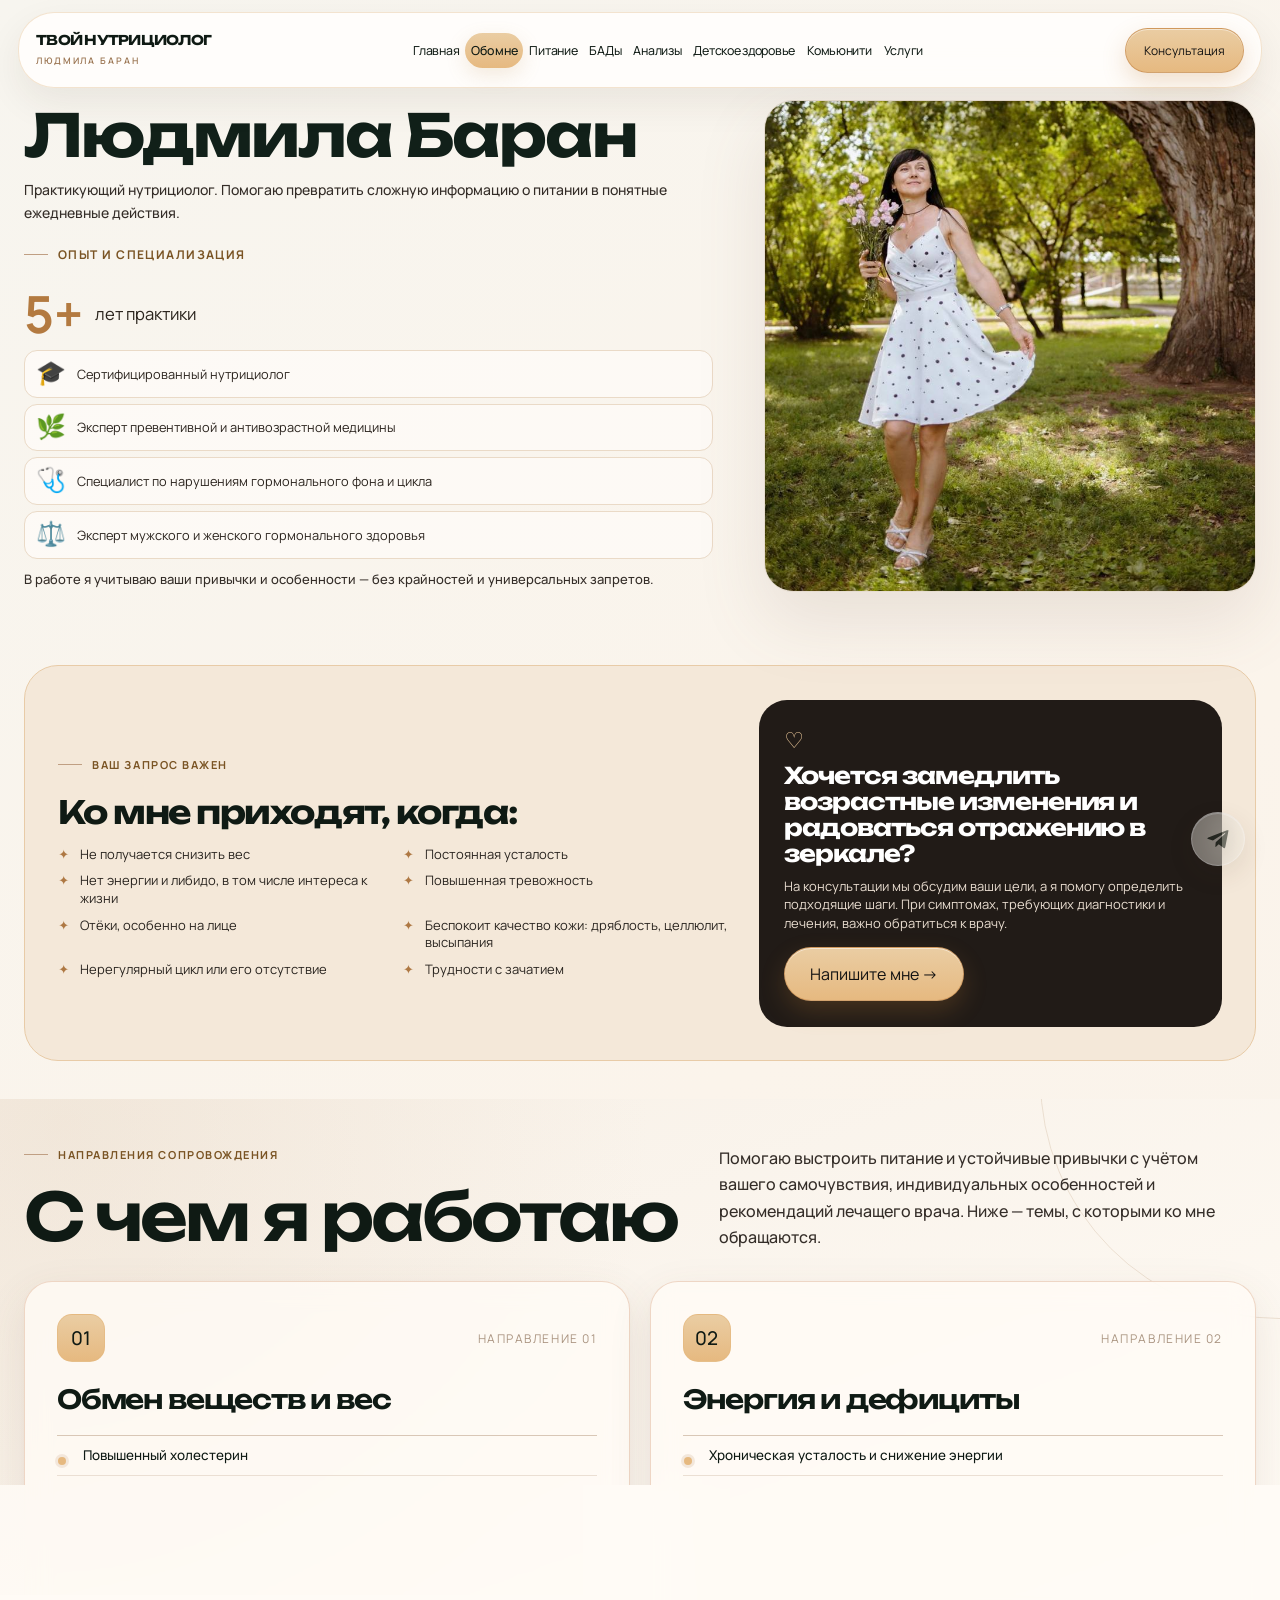
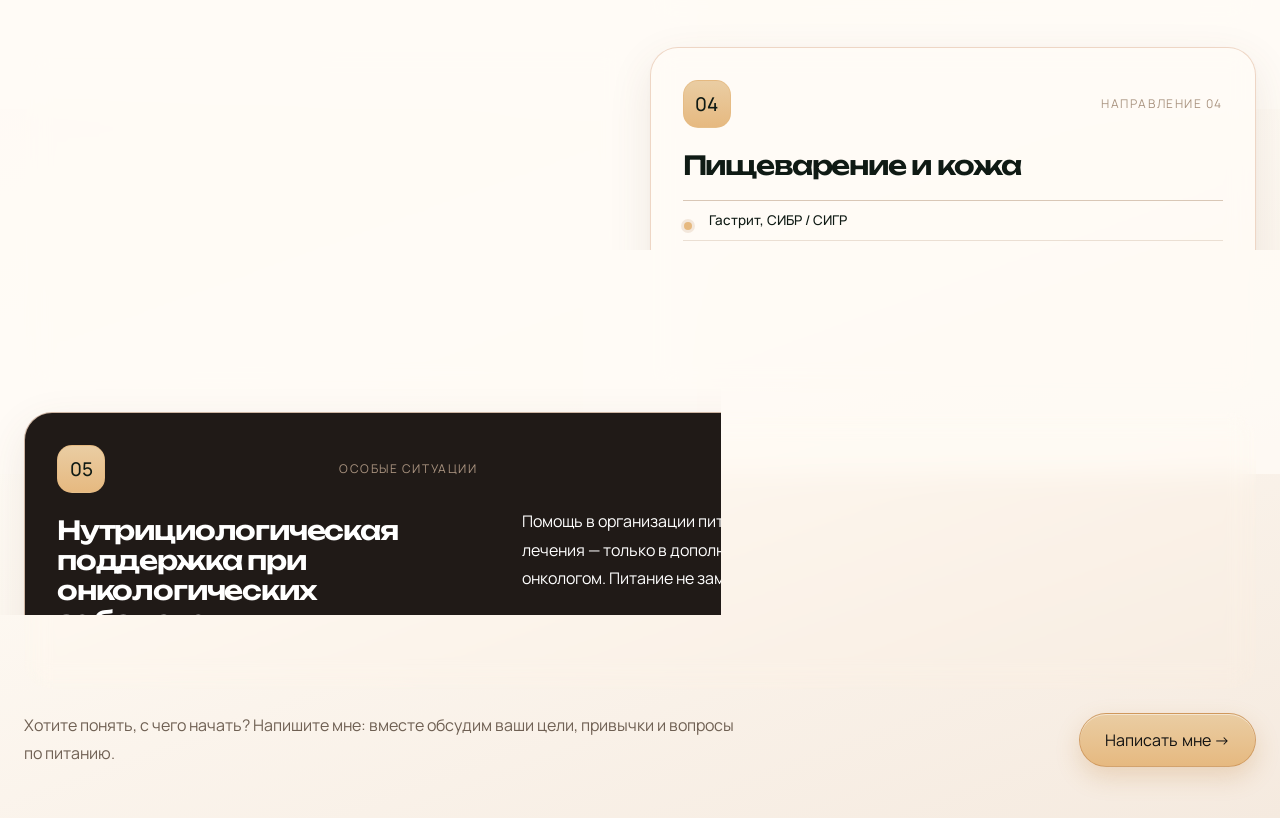
<file: about.html>
<!doctype html><html lang="ru"><head><meta charset="utf-8"><meta name="viewport" content="width=device-width,initial-scale=1"><title>Обо мне — Людмила Баран | Нутрициолог</title><meta name="description" content="Людмила Баран — нутрициолог. Подход к питанию и направления сопровождения: обмен веществ, дефициты, женское здоровье, пищеварение и другие вопросы."><link rel="stylesheet" href="assets/styles.css?v=41"><link rel="preconnect" href="https://fonts.googleapis.com"><link rel="preconnect" href="https://fonts.gstatic.com" crossorigin><link rel="stylesheet" href="assets/typography.css?v=3"><link rel="stylesheet" href="assets/about-specialties.css?v=1"><link rel="stylesheet" href="assets/cream-theme.css?v=1"><link rel="stylesheet" href="assets/site-redesign.css?v=10"><link rel="stylesheet" href="assets/redesign-polish.css?v=1"><link rel="stylesheet" href="assets/compact-final.css?v=1"><link rel="stylesheet" href="assets/wellness-v3.css?v=10"><link rel="stylesheet" href="assets/site-final-fixes.css?v=12"></head><body class="about-page"><nav class="nav"><div class="wrap navin"><a class="brand" href="index.html">ТВОЙ НУТРИЦИОЛОГ<small>ЛЮДМИЛА БАРАН</small></a><div class="links"><a href="index.html">Главная</a><a href="about.html">Обо мне</a><a href="nutrition.html">Питание</a><a href="supplements.html">БАДы</a><a href="labs.html">Анализы</a><a href="child-health.html">Детское здоровье</a><a href="community.html">Комьюнити</a><a href="services.html">Услуги</a></div><a class="btn navcta" href="services.html#contacts">Консультация</a><button class="menu">☰</button></div></nav><section class="section about-section"><div class="wrap split about-layout about-layout-bio-left"><div class="content about-photo-bio reveal"><h1>Людмила Баран</h1><p class="about-photo-intro">Практикующий нутрициолог. Помогаю превратить сложную информацию о питании в понятные ежедневные действия.</p><span class="about-eyebrow">Опыт и специализация</span><div class="about-photo-bio-years"><strong>5+</strong><span>лет практики</span></div><ul class="about-photo-bio-list"><li><span class="about-emoji" aria-hidden="true">🎓</span>Сертифицированный нутрициолог</li><li><span class="about-emoji" aria-hidden="true">🌿</span>Эксперт превентивной и антивозрастной медицины</li><li><span class="about-emoji" aria-hidden="true">🩺</span>Специалист по нарушениям гормонального фона и цикла</li><li><span class="about-emoji" aria-hidden="true">⚖️</span>Эксперт мужского и женского гормонального здоровья</li></ul><p>В работе я учитываю ваши привычки и особенности — без крайностей и универсальных запретов.</p></div><div class="art about-photo reveal"><img src="%D0%9B%D1%8E%D0%B4%D0%BC%D0%B8%D0%BB%D0%B0%20%D0%91%D0%B0%D1%80%D0%B0%D0%BD%20%D0%9E%20%D1%81%D0%B5%D0%B1%D0%B5.JPG" alt="Людмила Баран" loading="eager" decoding="async" fetchpriority="high" width="837" height="1280"></div></div></section><section class="section about-profile-extra" aria-label="Поводы для обращения"><div class="wrap"><div class="about-reasons reveal"><div><span class="about-eyebrow">Ваш запрос важен</span><h2>Ко мне приходят, когда:</h2><ul><li>Не получается снизить вес</li><li>Постоянная усталость</li><li>Нет энергии и либидо, в том числе интереса к жизни</li><li>Повышенная тревожность</li><li>Отёки, особенно на лице</li><li>Беспокоит качество кожи: дряблость, целлюлит, высыпания</li><li>Нерегулярный цикл или его отсутствие</li><li>Трудности с зачатием</li></ul></div><div class="about-reasons-action"><span>♡</span><h3>Хочется замедлить возрастные изменения и радоваться отражению в зеркале?</h3><p>На консультации мы обсудим ваши цели, а я помогу определить подходящие шаги. При симптомах, требующих диагностики и лечения, важно обратиться к врачу.</p><a class="btn" href="https://t.me/trunova1977" target="_blank" rel="noopener noreferrer">Напишите мне →</a></div></div></div></section><section class="about-scope" id="with-what-i-work" aria-labelledby="about-scope-title"><div class="wrap"><div class="about-scope-intro reveal"><div><span class="about-eyebrow">Направления сопровождения</span><h2 id="about-scope-title">С чем я работаю</h2></div><p>Помогаю выстроить питание и устойчивые привычки с учётом вашего самочувствия, индивидуальных особенностей и рекомендаций лечащего врача. Ниже — темы, с которыми ко мне обращаются.</p></div><div class="about-specialty-grid"><article class="about-specialty-card reveal"><div class="about-specialty-top"><span class="about-specialty-mark" aria-hidden="true">01</span><span class="about-specialty-count">НАПРАВЛЕНИЕ 01</span></div><h3>Обмен веществ и вес</h3><ul class="about-specialty-list"><li>Повышенный холестерин</li><li>Сахарный диабет</li><li>Инсулинорезистентность</li><li>Лишний вес</li></ul></article><article class="about-specialty-card reveal"><div class="about-specialty-top"><span class="about-specialty-mark" aria-hidden="true">02</span><span class="about-specialty-count">НАПРАВЛЕНИЕ 02</span></div><h3>Энергия и дефициты</h3><ul class="about-specialty-list"><li>Хроническая усталость и снижение энергии</li><li>Железодефицит</li><li>Гипотиреоз</li><li>Выпадение волос</li></ul></article><article class="about-specialty-card reveal"><div class="about-specialty-top"><span class="about-specialty-mark" aria-hidden="true">03</span><span class="about-specialty-count">НАПРАВЛЕНИЕ 03</span></div><h3>Женское здоровье</h3><ul class="about-specialty-list"><li>Синдром поликистозных яичников (СПКЯ)</li><li>Миома матки</li><li>Фиброзно-кистозная мастопатия (ФКМ)</li></ul></article><article class="about-specialty-card reveal"><div class="about-specialty-top"><span class="about-specialty-mark" aria-hidden="true">04</span><span class="about-specialty-count">НАПРАВЛЕНИЕ 04</span></div><h3>Пищеварение и кожа</h3><ul class="about-specialty-list"><li>Гастрит, СИБР / СИГР</li><li>Аллергии и дерматиты</li><li>Изжога и рефлюкс</li><li>Питание и восстановление после лечения Helicobacter pylori антибиотиками</li></ul></article><article class="about-specialty-card oncology reveal"><div><div class="about-specialty-top"><span class="about-specialty-mark" aria-hidden="true">05</span><span class="about-specialty-count">ОСОБЫЕ СИТУАЦИИ</span></div><h3>Нутрициологическая поддержка при онкологических заболеваниях</h3></div><p class="about-specialty-oncology-text">Помощь в организации питания и сохранении полноценного рациона во время и после лечения — только в дополнение к медицинской помощи и по согласованию с лечащим онкологом. Питание не заменяет противоопухолевое лечение и не гарантирует ремиссию.</p></article></div><div class="about-specialty-cta reveal"><p>Хотите понять, с чего начать? Напишите мне: вместе обсудим ваши цели, привычки и вопросы по питанию.</p><a class="btn" href="https://t.me/trunova1977" target="_blank" rel="noopener noreferrer">Написать мне →</a></div></div></section><div class="tgbar"><a class="btn" target="_blank" href="https://t.me/trunova1977">✦ Telegram</a></div><script src="assets/app.js?v=37"></script><script src="assets/site-redesign.js?v=10"></script><script src="assets/wellness-v3.js?v=5"></script></body></html>
</file>
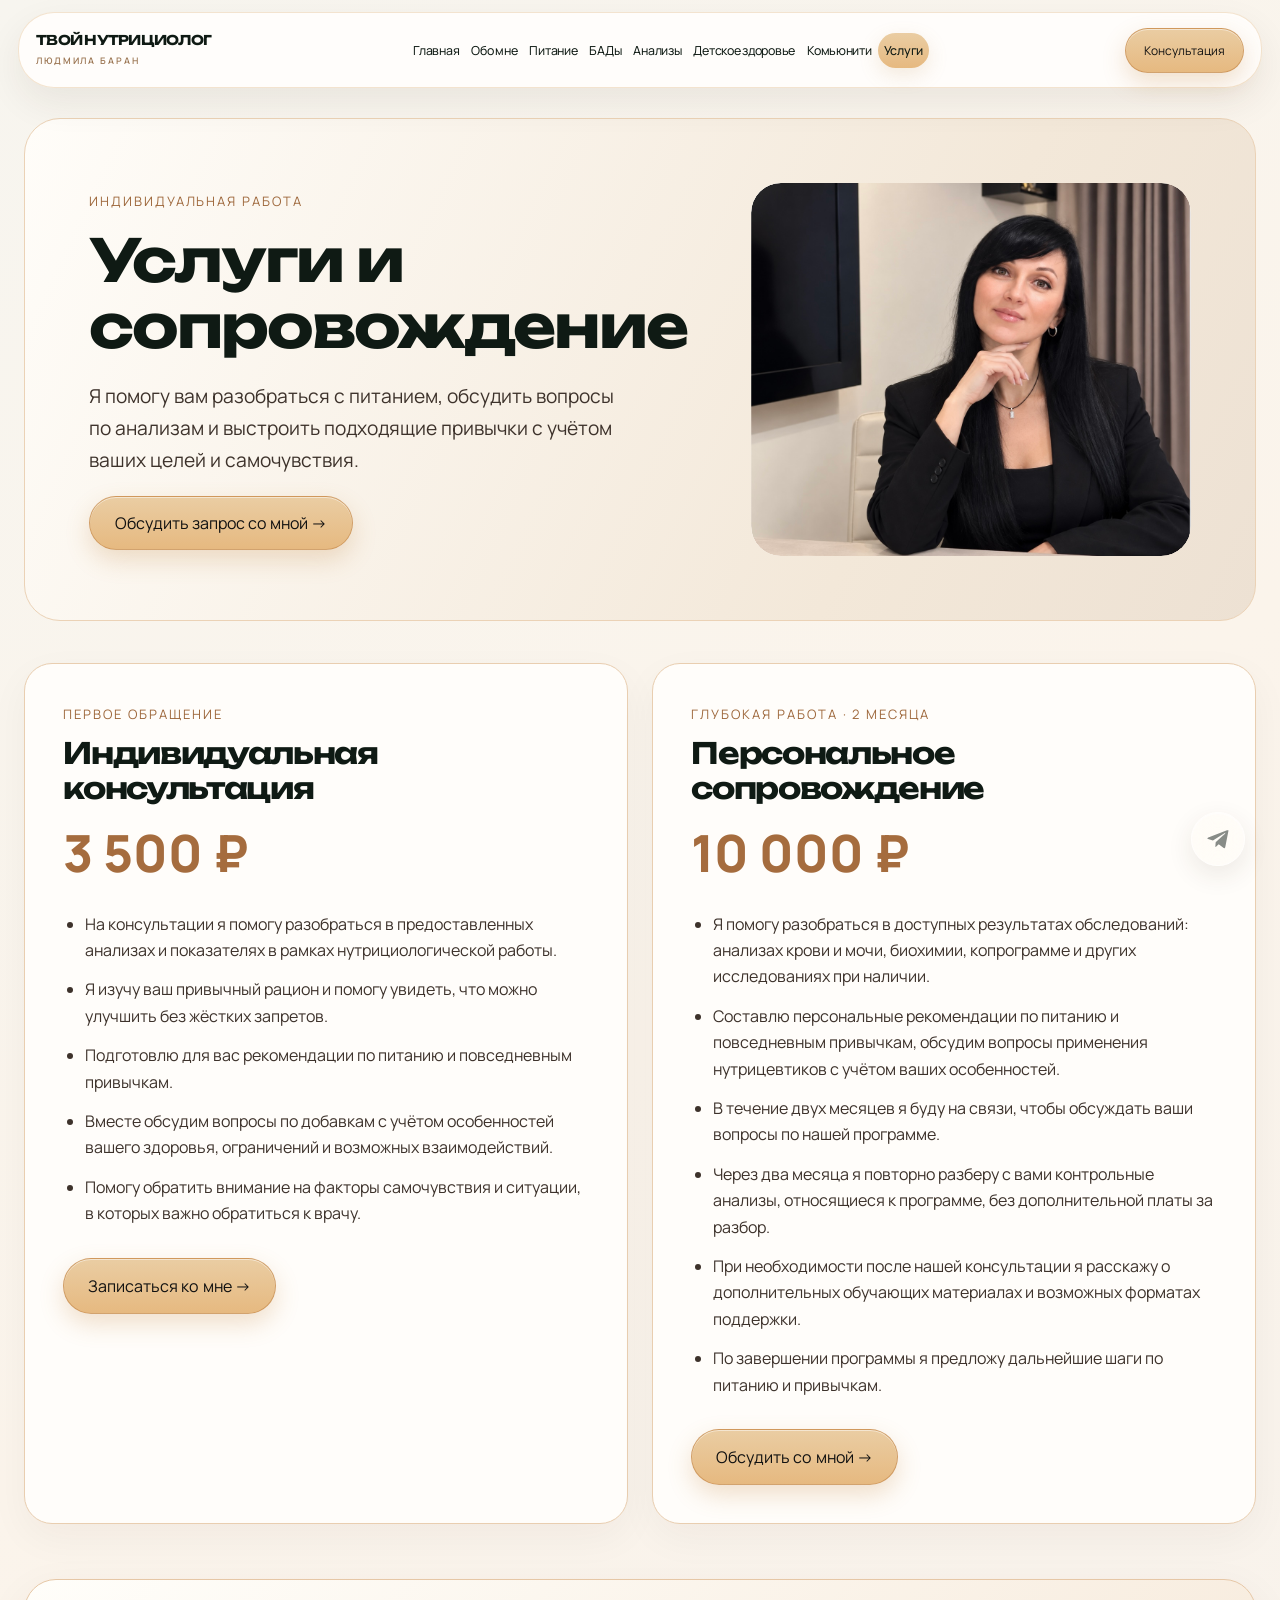
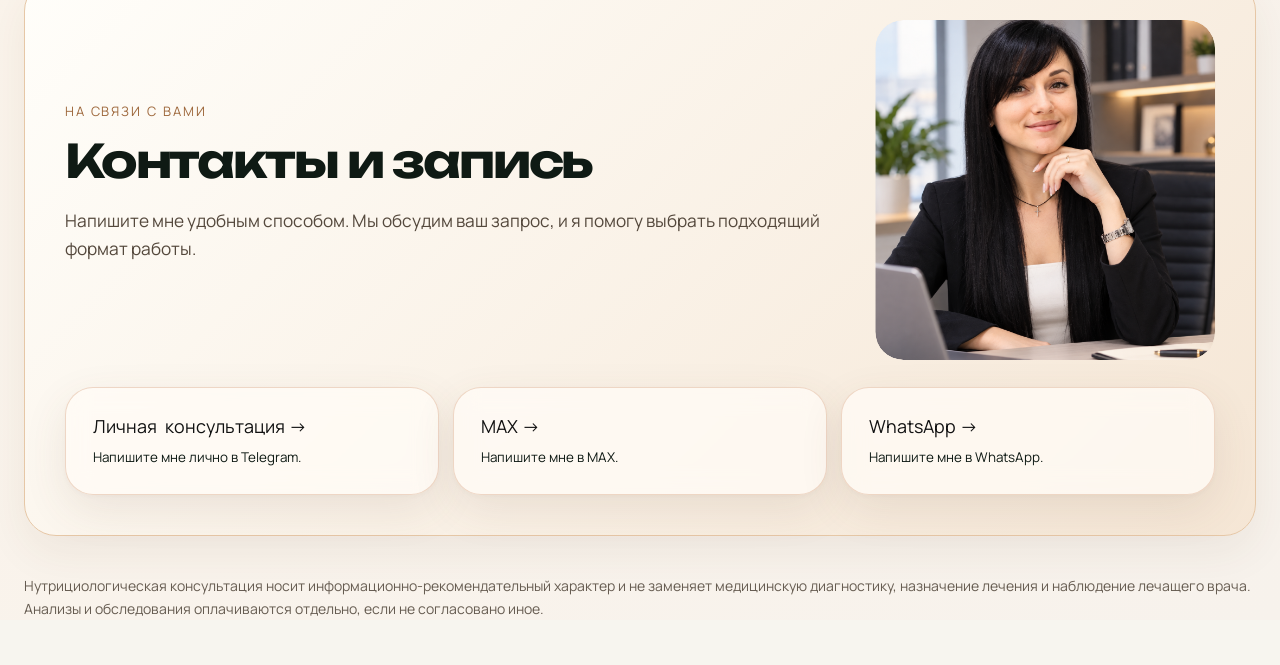
<file: blog.html>
<!doctype html><html lang="ru"><head><meta charset="utf-8"><meta name="viewport" content="width=device-width,initial-scale=1"><title>Услуги — Людмила Баран</title><meta http-equiv="refresh" content="0;url=services.html"><link rel="canonical" href="https://zdorovye-vnutri-nas-preview.onrender.com/services.html"><script>location.replace("services.html"+location.hash)</script></head><body><p>Раздел перенесён в <a href="services.html">«Услуги»</a>.</p></body></html>
</file>
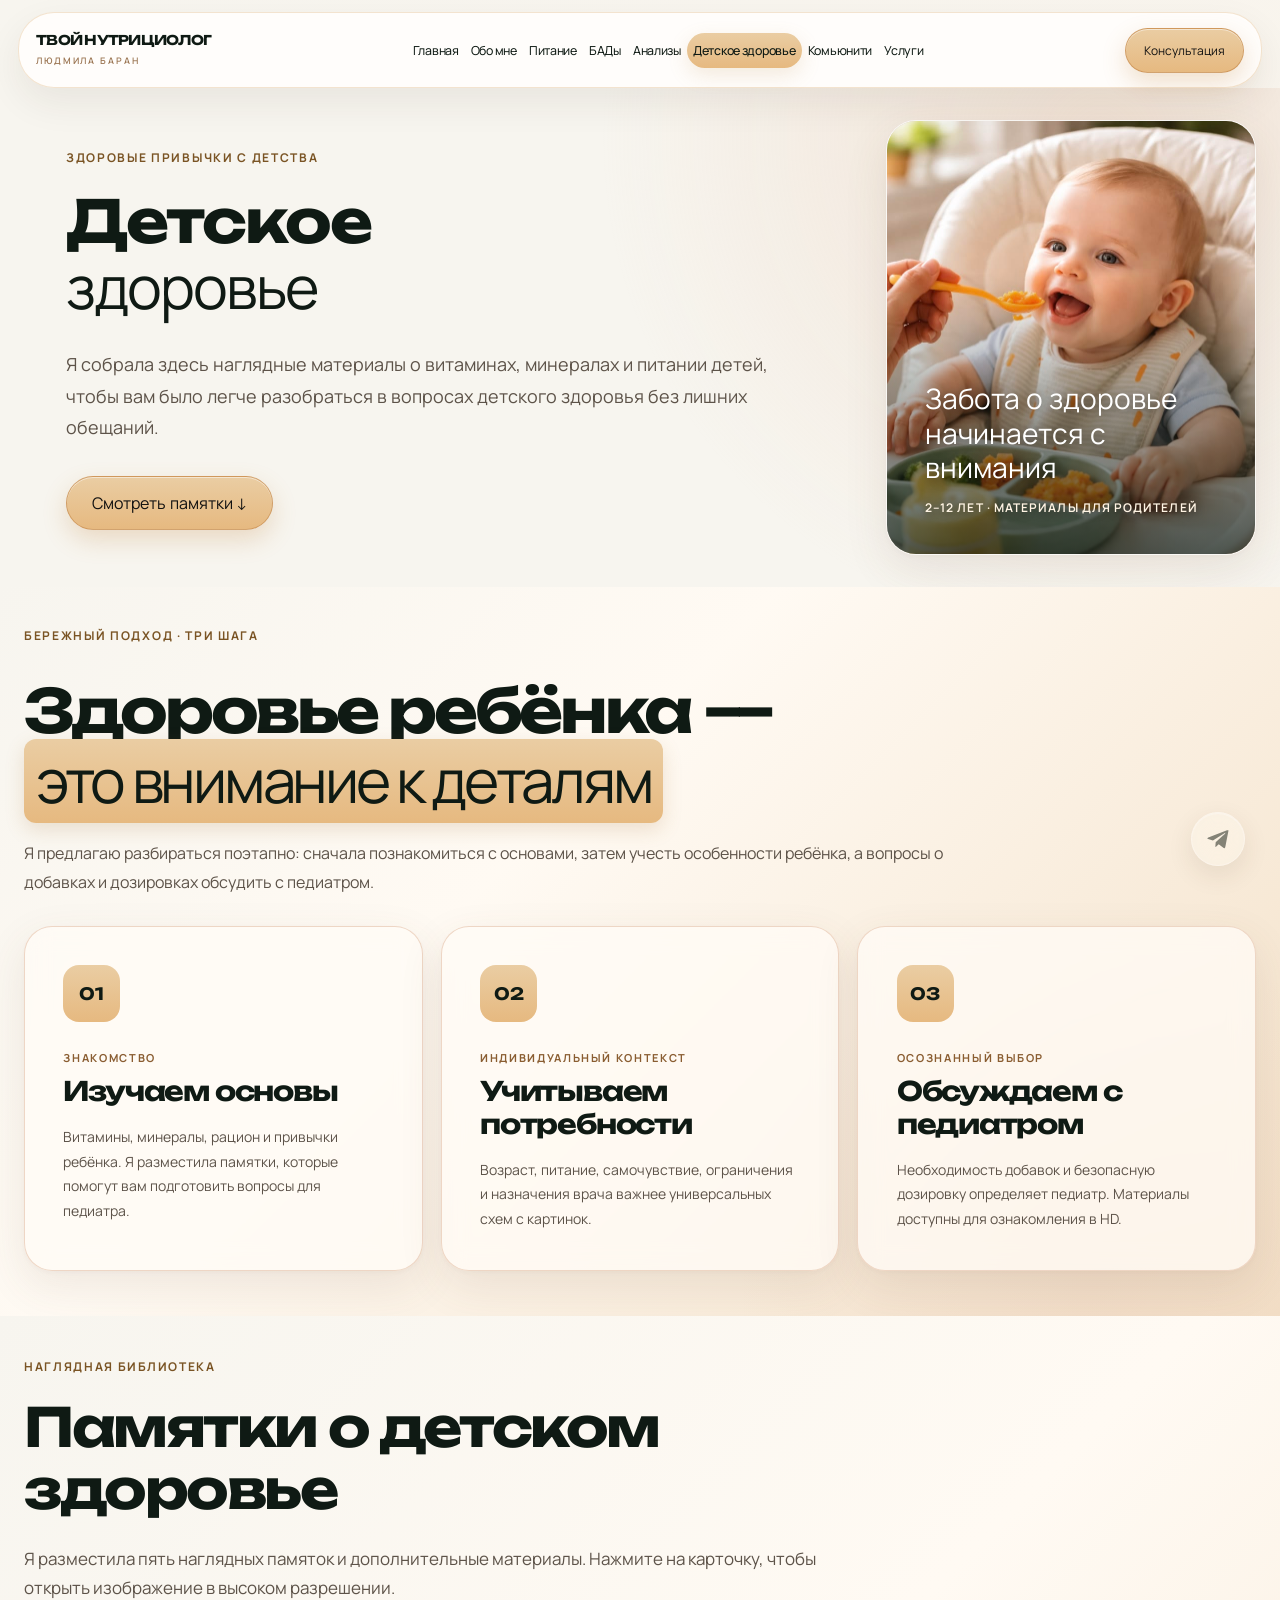
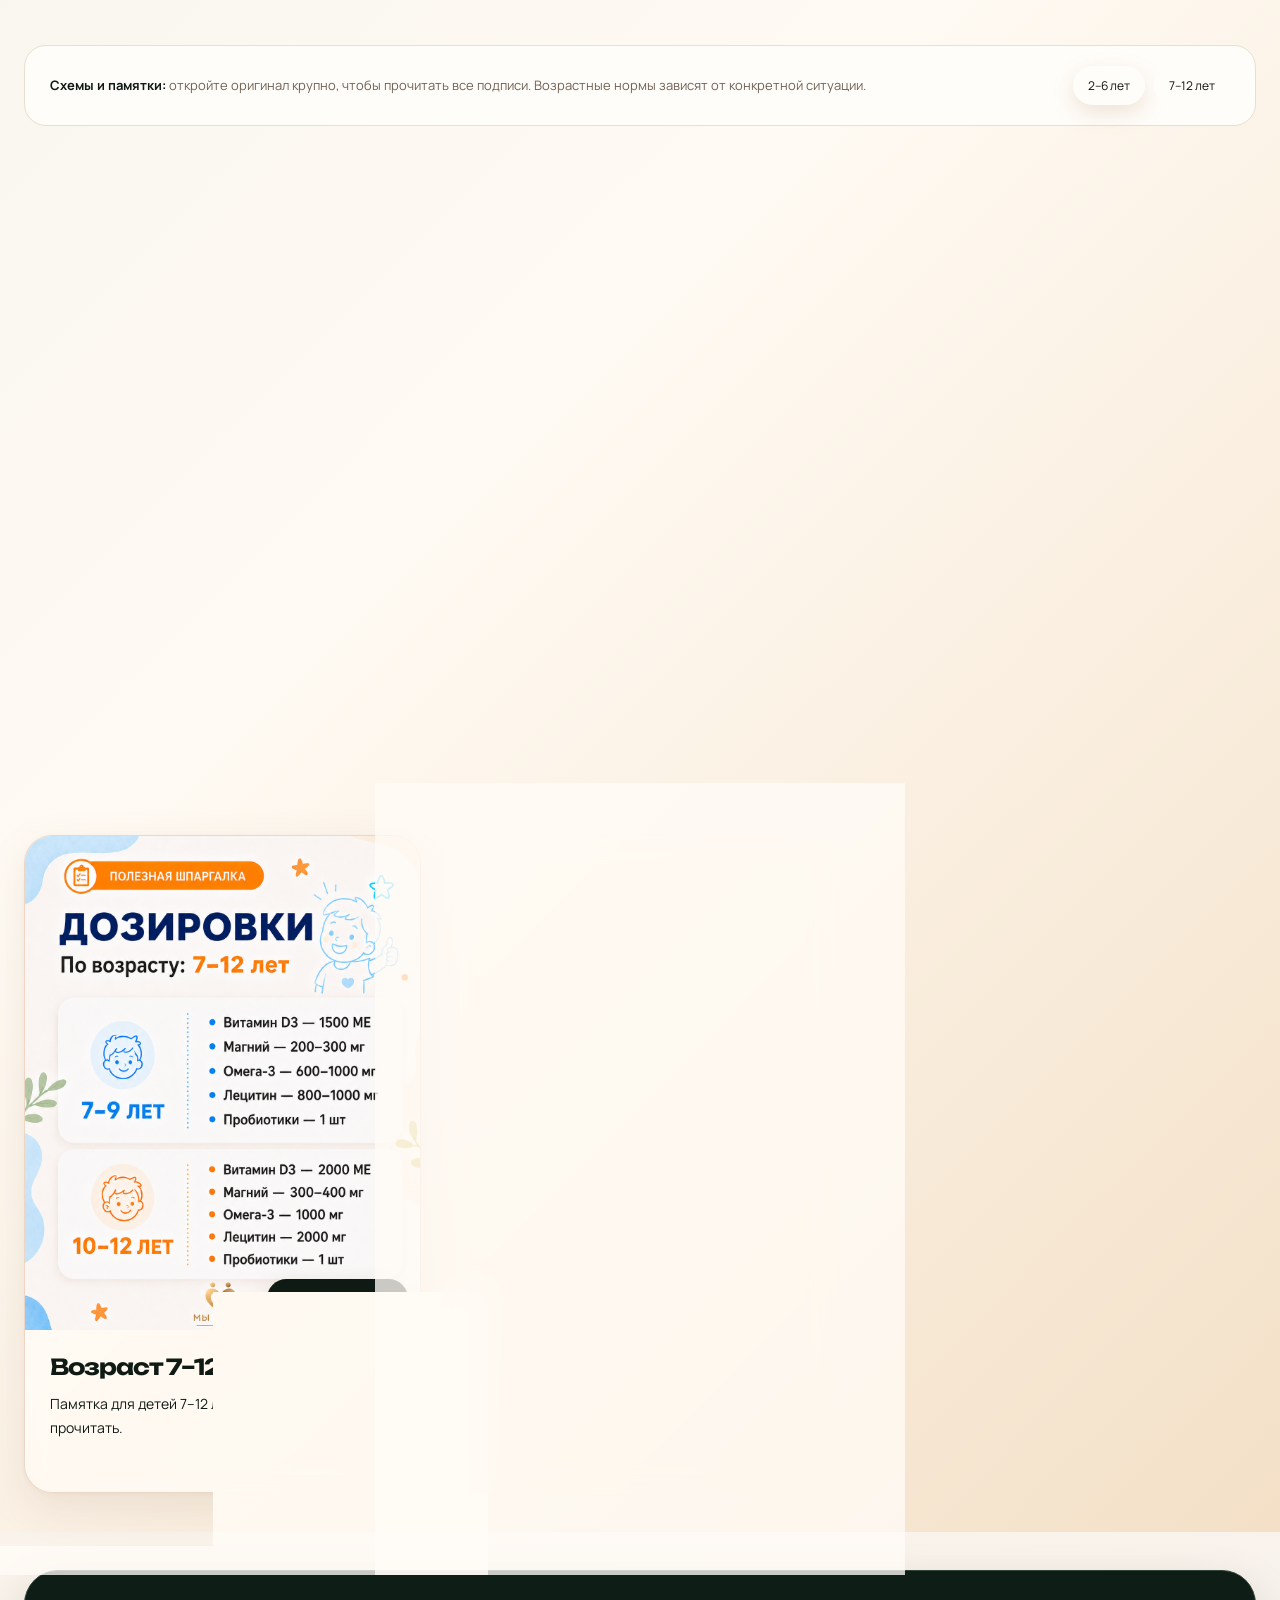
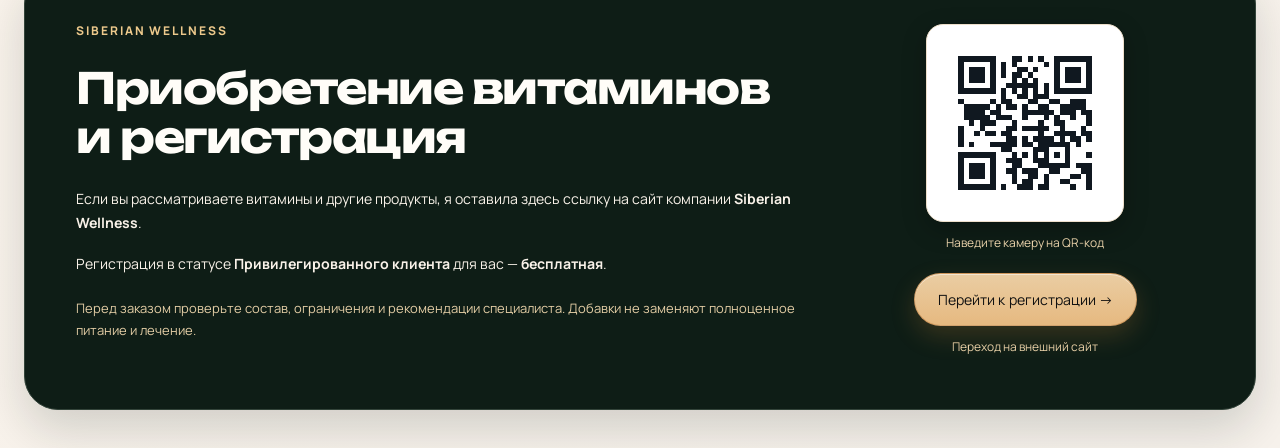
<file: child-health.html>
<!doctype html><html lang="ru"><head><meta charset="utf-8"><meta name="viewport" content="width=device-width,initial-scale=1"><meta name="description" content="Детское здоровье: памятки о нутриентах, поддержка родителей."><title>Детское здоровье — Людмила Баран</title><link rel="stylesheet" href="assets/styles.css?v=41"><link rel="stylesheet" href="assets/child-health.css?v=1"><link rel="stylesheet" href="assets/typography.css?v=3"><link rel="stylesheet" href="assets/cream-theme.css?v=1"><link rel="stylesheet" href="assets/site-redesign.css?v=3"><link rel="stylesheet" href="assets/redesign-polish.css?v=1"><link rel="stylesheet" href="assets/compact-final.css?v=1"><link rel="stylesheet" href="assets/wellness-v3.css?v=10"><link rel="stylesheet" href="assets/site-final-fixes.css?v=12"></head><body class="child-health-page"><nav class="nav"><div class="wrap navin"><a class="brand" href="index.html">ТВОЙ НУТРИЦИОЛОГ<small>ЛЮДМИЛА БАРАН</small></a><div class="links"><a href="index.html">Главная</a><a href="about.html">Обо мне</a><a href="nutrition.html">Питание</a><a href="supplements.html">БАДы</a><a href="labs.html">Анализы</a><a href="child-health.html" aria-current="page">Детское здоровье</a><a href="community.html">Комьюнити</a><a href="services.html">Услуги</a></div><a class="btn navcta" href="services.html#contacts">Консультация</a><button class="menu" aria-label="Открыть меню">☰</button></div></nav>
<header class="child-hero"><div class="wrap child-hero-grid"><div class="child-hero-copy reveal"><span class="child-eyebrow">Здоровые привычки с детства</span><h1>Детское<br><span>здоровье</span></h1><p>Я собрала здесь наглядные материалы о витаминах, минералах и питании детей, чтобы вам было легче разобраться в вопросах детского здоровья без лишних обещаний.</p><div class="child-hero-actions"><a class="btn" href="#child-materials">Смотреть памятки ↓</a></div></div><div class="child-hero-art reveal"><img class="child-hero-photo" src="%D0%94%D0%B5%D1%82%D1%81%D0%BA%D0%BE%D0%B5%20%D0%B7%D0%B4%D0%BE%D1%80%D0%BE%D0%B2%D1%8C%D0%B5%20.jpg" alt="Ребёнок за столиком во время кормления" width="736" height="1099" decoding="async" loading="eager" fetchpriority="high"><div class="child-hero-photo-shade" aria-hidden="true"></div><div class="child-art-mark" aria-hidden="true">♡</div><p>Забота о здоровье<br>начинается с внимания</p><span>2–12 лет · материалы для родителей</span></div></div></header>
<main>

<section class="section child-path" id="child-path"><div class="wrap"><div class="child-path-heading reveal"><span class="child-eyebrow">Бережный подход · Три шага</span><h2>Здоровье ребёнка —<br><span class="sand-highlight">это внимание к деталям</span></h2><p>Я предлагаю разбираться поэтапно: сначала познакомиться с основами, затем учесть особенности ребёнка, а вопросы о добавках и дозировках обсудить с педиатром.</p></div><div class="child-path-grid"><article class="child-path-card reveal"><span class="child-path-number">01</span><small>Знакомство</small><h3>Изучаем основы</h3><p>Витамины, минералы, рацион и привычки ребёнка. Я разместила памятки, которые помогут вам подготовить вопросы для педиатра.</p></article><article class="child-path-card reveal"><span class="child-path-number">02</span><small>Индивидуальный контекст</small><h3>Учитываем потребности</h3><p>Возраст, питание, самочувствие, ограничения и назначения врача важнее универсальных схем с картинок.</p></article><article class="child-path-card reveal"><span class="child-path-number">03</span><small>Осознанный выбор</small><h3>Обсуждаем с педиатром</h3><p>Необходимость добавок и безопасную дозировку определяет педиатр. Материалы доступны для ознакомления в HD.</p></article></div></div></section>
<section class="section child-materials" id="child-materials"><div class="wrap"><div class="child-section-heading reveal"><span class="child-eyebrow">Наглядная библиотека</span><h2>Памятки о детском здоровье</h2><p>Я разместила пять наглядных памяток и дополнительные материалы. Нажмите на карточку, чтобы открыть изображение в высоком разрешении.</p></div><div class="child-image-grid"><article class="child-visual-card reveal"><button class="child-image-open" type="button" data-child-image="IMG_0262.PNG" data-child-alt="Схема приёма БАДов для детей 2–12 лет" aria-label="Увеличить: Схема приёма БАДов для детей 2–12 лет"><img src="IMG_0262.PNG" alt="Схема приёма БАДов для детей 2–12 лет" loading="lazy"><span class="child-zoom-label">Открыть памятку <span aria-hidden="true">→</span></span></button><div class="child-card-copy"><h3>Схема приёма БАДов для детей 2–12 лет</h3><p>Обзор памятки и добавок, приведённых в материалах.</p></div></article><article class="child-visual-card reveal"><button class="child-image-open" type="button" data-child-image="IMG_0263.PNG" data-child-alt="Что входит в памятку" aria-label="Увеличить: Что входит в памятку"><img src="IMG_0263.PNG" alt="Что входит в памятку" loading="lazy"><span class="child-zoom-label">Открыть памятку <span aria-hidden="true">→</span></span></button><div class="child-card-copy"><h3>Что входит в памятку</h3><p>Перечень нутриентов и заявленные функции. Показания определяются индивидуально.</p></div></article><article class="child-visual-card reveal"><button class="child-image-open" type="button" data-child-image="IMG_0264.PNG" data-child-alt="Возраст 2–6 лет" aria-label="Увеличить: Возраст 2–6 лет"><img src="IMG_0264.PNG" alt="Возраст 2–6 лет" loading="lazy"><span class="child-zoom-label">Открыть памятку <span aria-hidden="true">→</span></span></button><div class="child-card-copy"><h3>Возраст 2–6 лет</h3><p>Памятка для детей 2–6 лет. Нажмите, чтобы прочитать.</p></div></article><article class="child-visual-card reveal"><button class="child-image-open" type="button" data-child-image="IMG_0265.PNG" data-child-alt="Возраст 7–12 лет" aria-label="Увеличить: Возраст 7–12 лет"><img src="IMG_0265.PNG" alt="Возраст 7–12 лет" loading="lazy"><span class="child-zoom-label">Открыть памятку <span aria-hidden="true">→</span></span></button><div class="child-card-copy"><h3>Возраст 7–12 лет</h3><p>Памятка для детей 7–12 лет. Нажмите, чтобы прочитать.</p></div></article><article class="child-visual-card reveal"><button class="child-image-open" type="button" data-child-image="IMG_0266.PNG" data-child-alt="Когда принимать добавки" aria-label="Увеличить: Когда принимать добавки"><img src="IMG_0266.PNG" alt="Когда принимать добавки" loading="lazy"><span class="child-zoom-label">Открыть памятку <span aria-hidden="true">→</span></span></button><div class="child-card-copy"><h3>Когда принимать добавки</h3><p>Схема по времени приёма из памятки; режим зависит от конкретного препарата.</p></div></article></div></div></section>
<section class="section supplement-registration" id="supplement-registration"><div class="wrap"><div class="supplement-registration-card reveal"><div class="supplement-registration-text"><span class="supplement-registration-eyebrow">Siberian Wellness</span><h2>Приобретение витаминов<br>и регистрация</h2><p>Если вы рассматриваете витамины и другие продукты, я оставила здесь ссылку на сайт компании <strong>Siberian Wellness</strong>.</p><p>Регистрация в статусе <strong>Привилегированного клиента</strong> для вас — <strong>бесплатная</strong>.</p><p class="supplement-registration-note">Перед заказом проверьте состав, ограничения и рекомендации специалиста. Добавки не заменяют полноценное питание и лечение.</p></div><div class="supplement-registration-action"><a class="supplement-registration-qr-link" href="https://ru.siberianhealth.com/ru/shop/user/registration/PRIVILEGED_CLIENT/?referral=2542966323" rel="noopener noreferrer sponsored" target="_blank" aria-label="Регистрация Siberian Wellness через QR-код"><img class="supplement-registration-qr" src="assets/siberian-registration-qr.svg" alt="QR-код для регистрации в Siberian Wellness" width="180" height="180" loading="lazy" decoding="async"></a><span class="supplement-registration-scan">Наведите камеру на QR-код</span><a class="btn supplement-registration-button" href="https://clck.ru/3Qwvx3" target="_blank" rel="noopener noreferrer sponsored">Перейти к регистрации →</a><small class="supplement-registration-hint">Переход на внешний сайт</small></div></div></div></section>
</main>
<dialog class="child-lightbox" id="child-lightbox" aria-label="Просмотр памятки"><div class="child-lightbox-head"><strong id="child-lightbox-title">Просмотр памятки</strong><button type="button" id="child-lightbox-close" aria-label="Закрыть просмотр">×</button></div><img id="child-lightbox-image" alt=""><p>Перед выбором детских добавок уточняйте индивидуальную дозировку. Не используйте её как самостоятельную схему лечения или назначения добавок.</p></dialog>
<div class="tgbar"><a class="btn" target="_blank" rel="noopener noreferrer" href="https://t.me/trunova1977">✦ Telegram</a></div><script src="assets/app.js?v=37"></script><script src="assets/child-health.js?v=1"></script><script src="assets/site-redesign.js?v=10"></script><script src="assets/wellness-v3.js?v=5"></script></body></html>
</file>
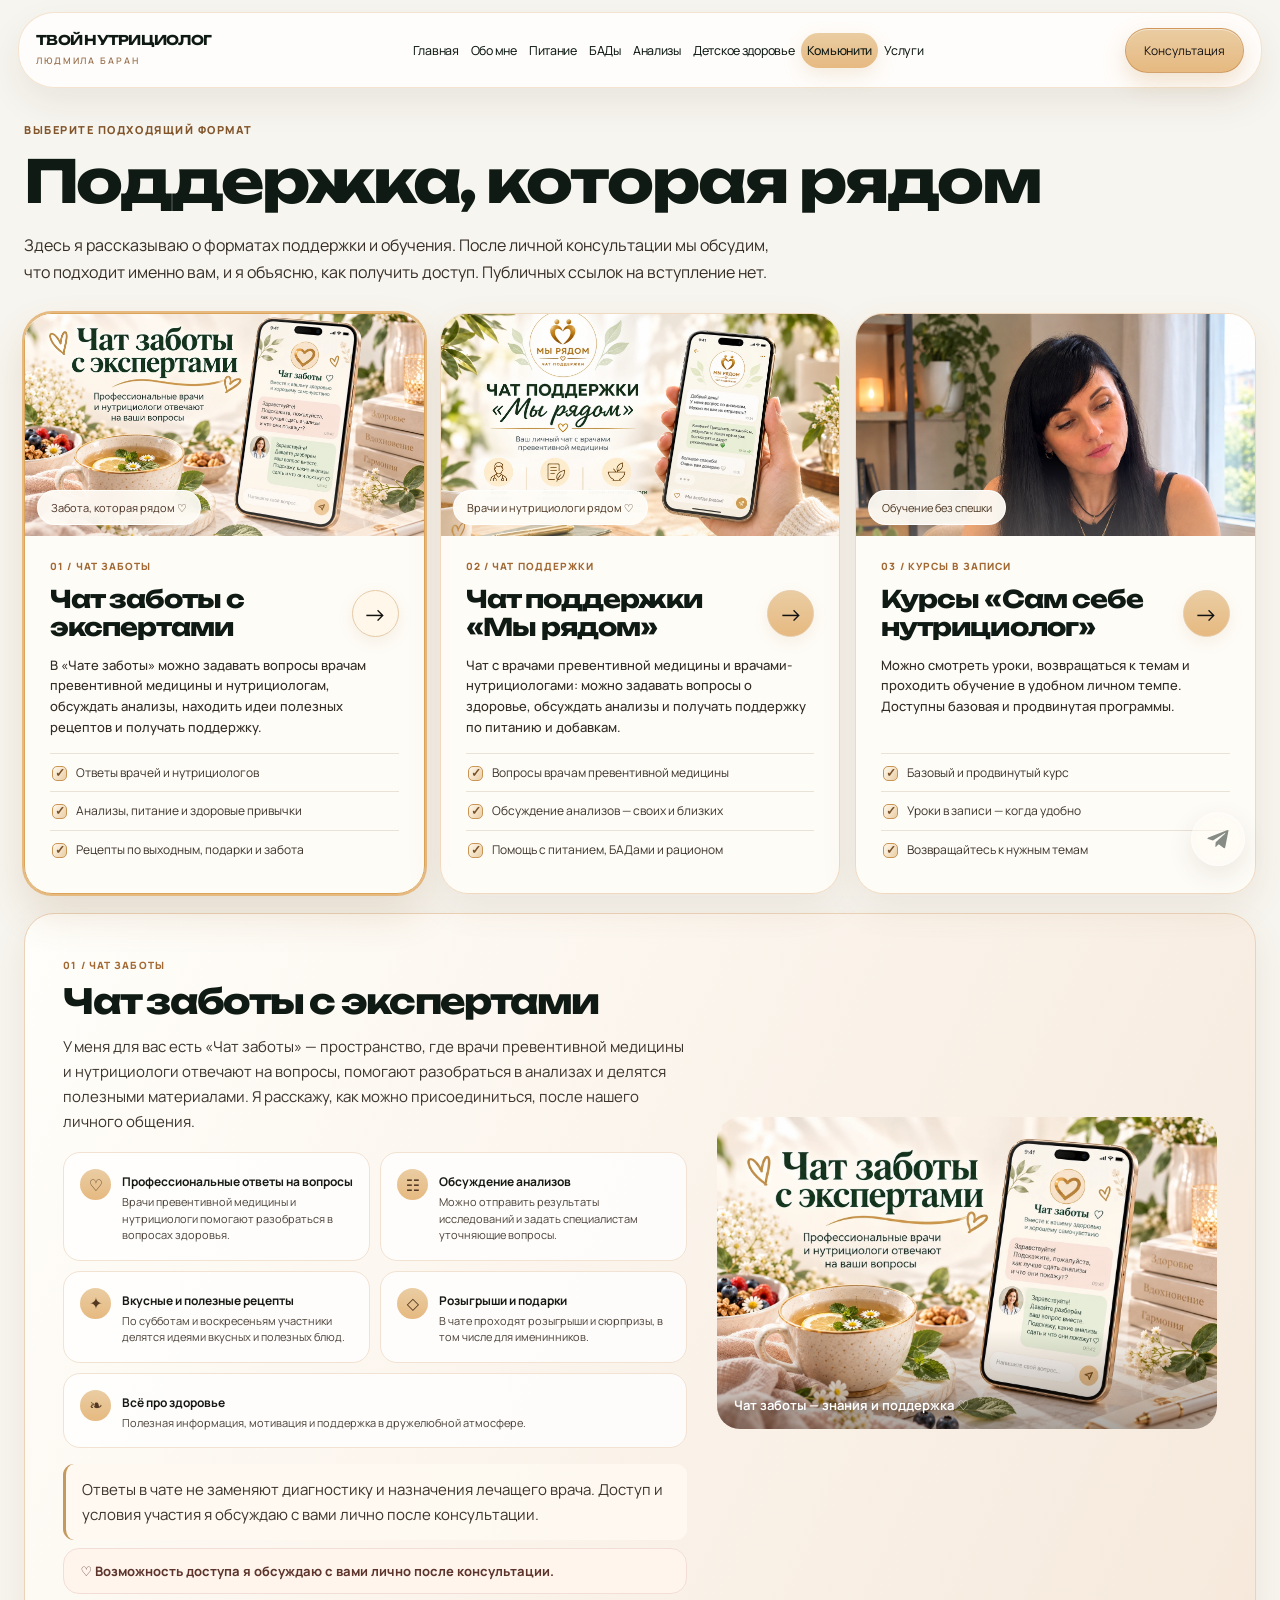
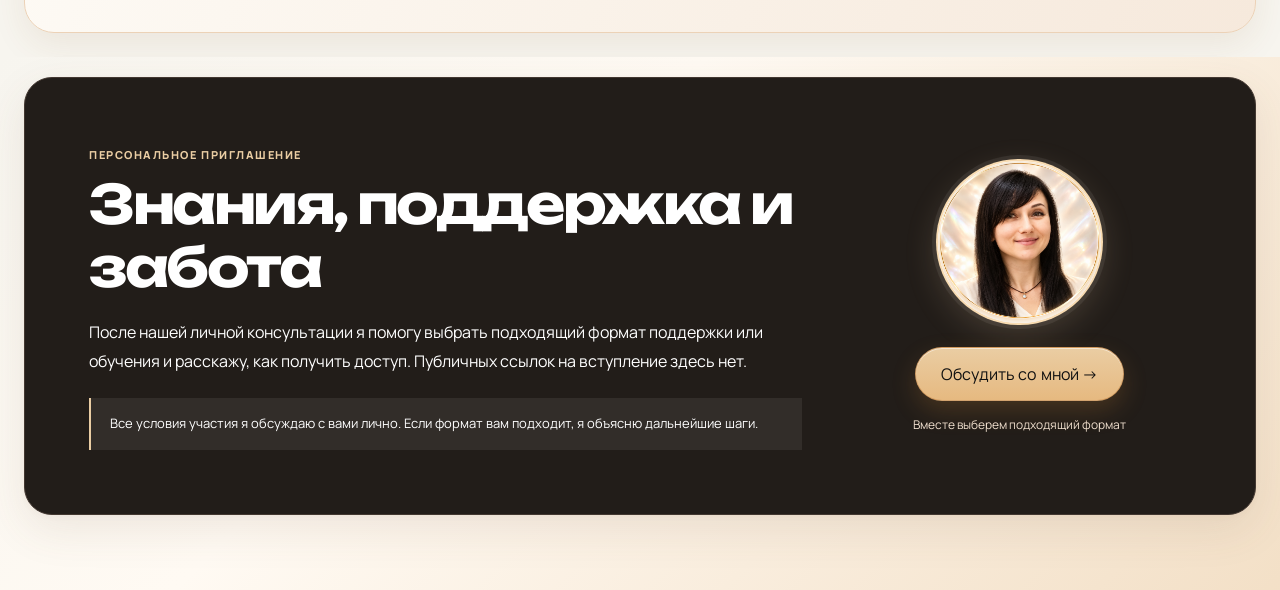
<file: community.html>
<!doctype html><html lang="ru"><head><meta charset="utf-8"><meta name="viewport" content="width=device-width,initial-scale=1"><meta name="description" content="Комьюнити Людмилы Баран: чат заботы с экспертами, чат поддержки «Мы рядом» и курсы «Сам себе нутрициолог» в записи. Доступ обсуждается после личной консультации."><title>Комьюнити и поддержка — Людмила Баран</title>
<link rel="preconnect" href="https://fonts.googleapis.com"><link rel="preconnect" href="https://fonts.gstatic.com" crossorigin>
<link rel="stylesheet" href="assets/styles.css?v=41"><link rel="stylesheet" href="assets/typography.css?v=3"><link rel="stylesheet" href="assets/community.css?v=1"><link rel="stylesheet" href="assets/cream-theme.css?v=1"><link rel="stylesheet" href="assets/site-redesign.css?v=3"><link rel="stylesheet" href="assets/redesign-polish.css?v=1"><link rel="stylesheet" href="assets/compact-final.css?v=1"><link rel="stylesheet" href="assets/wellness-v3.css?v=10"><link rel="stylesheet" href="assets/community-v6.css?v=11"><link rel="stylesheet" href="assets/site-final-fixes.css?v=12"></head>
<body class="community-page"><nav class="nav"><div class="wrap navin"><a class="brand" href="index.html">ТВОЙ НУТРИЦИОЛОГ<small>ЛЮДМИЛА БАРАН</small></a><div class="links"><a href="index.html">Главная</a><a href="about.html">Обо мне</a><a href="nutrition.html">Питание</a><a href="supplements.html">БАДы</a><a href="labs.html">Анализы</a><a href="child-health.html">Детское здоровье</a><a href="community.html">Комьюнити</a><a href="services.html">Услуги</a></div><a class="btn navcta" href="services.html#contacts">Консультация</a><button class="menu" aria-label="Открыть меню">☰</button></div></nav>
<header class="community-hero"><div class="wrap"><span class="community-eyebrow">ВЫБЕРИТЕ ПОДХОДЯЩИЙ ФОРМАТ</span><h1>Поддержка, которая рядом</h1><p>Здесь я рассказываю о форматах поддержки и обучения. После личной консультации мы обсудим, что подходит именно вам, и я объясню, как получить доступ. Публичных ссылок на вступление нет.</p></div></header>
<main><section class="community-formats" id="community-formats"><div class="wrap"><div class="community-grid"><article class="community-card is-selected reveal" data-community-choice="0" tabindex="0" role="group" aria-label="Чат заботы — поддержка врачей и нутрициологов">
 <div class="community-visual community-visual-care community-visual-care-gentle"><img class="community-photo" src="images/community-care-hd.webp" data-fallback="images/community-care-gentle.svg" width="1586" height="992" alt="Чат заботы — уютная атмосфера, сердечко, чай и телефон с сообщениями поддержки" loading="lazy" decoding="async"><span class="community-scene-label">Забота, которая рядом ♡</span></div>
 <div class="community-card-body"><span class="community-kicker">01 / Чат заботы</span><div class="community-card-title-row"><h3>Чат заботы с экспертами</h3><button class="community-card-trigger" type="button" aria-controls="community-detail-content" aria-expanded="true" aria-label="Подробнее: Чат заботы с экспертами">→</button></div><p>В «Чате заботы» можно задавать вопросы врачам превентивной медицины и нутрициологам, обсуждать анализы, находить идеи полезных рецептов и получать поддержку.</p><ul><li>Ответы врачей и нутрициологов</li><li>Анализы, питание и здоровые привычки</li><li>Рецепты по выходным, подарки и забота</li></ul></div>
 </article><article class="community-card reveal" data-community-choice="1" tabindex="0" role="group" aria-label="Чат поддержки «Мы рядом»">
 <div class="community-visual community-visual-support"><img class="community-photo" src="images/community-support-hd.webp" data-fallback="images/community-we-near.svg" width="1586" height="992" alt="Мы рядом — чат поддержки с врачами и нутрициологами" loading="lazy" decoding="async"><span class="community-scene-label">Врачи и нутрициологи рядом ♡</span></div>
 <div class="community-card-body"><span class="community-kicker">02 / Чат поддержки</span><div class="community-card-title-row"><h3>Чат поддержки «Мы рядом»</h3><button class="community-card-trigger" type="button" aria-controls="community-detail-content" aria-expanded="false" aria-label="Подробнее: Чат поддержки «Мы рядом»">→</button></div><p>Чат с врачами превентивной медицины и врачами-нутрициологами: можно задавать вопросы о здоровье, обсуждать анализы и получать поддержку по питанию и добавкам.</p><ul><li>Вопросы врачам превентивной медицины</li><li>Обсуждение анализов — своих и близких</li><li>Помощь с питанием, БАДами и рационом</li></ul></div>
 </article><article class="community-card  reveal" data-community-choice="2" tabindex="0" role="group" aria-label="Курсы «Сам себе нутрициолог»">
 <div class="community-visual community-visual-courses"><img class="community-photo" src="%D0%9E%D0%B1%D1%83%D1%87%D0%B5%D0%BD%D0%B8%D0%B5.PNG" alt="Людмила Баран изучает материалы и делает записи" loading="lazy" decoding="async"><span class="community-scene-label">Обучение без спешки</span></div>
 <div class="community-card-body"><span class="community-kicker">03 / Курсы в записи</span><div class="community-card-title-row"><h3>Курсы «Сам себе нутрициолог»</h3><button class="community-card-trigger" type="button" aria-controls="community-detail-content" aria-expanded="false" aria-label="Подробнее: Курсы «Сам себе нутрициолог»">→</button></div><p>Можно смотреть уроки, возвращаться к темам и проходить обучение в удобном личном темпе. Доступны базовая и продвинутая программы.</p><ul><li>Базовый и продвинутый курс</li><li>Уроки в записи — когда удобно</li><li>Возвращайтесь к нужным темам</li></ul></div>
 </article></div><div class="community-details" id="community-detail-content" aria-live="polite" aria-atomic="false" role="region" aria-label="Подробности выбранного формата"><div class="community-details-content" id="community-detail-body">
 <span class="community-kicker">01 / Чат заботы</span><h2>Чат заботы с экспертами</h2><p>У меня для вас есть «Чат заботы» — пространство, где врачи превентивной медицины и нутрициологи отвечают на вопросы, помогают разобраться в результатах анализов и делятся полезными материалами.</p>
 <div class="community-detail-bullets"><div class="community-detail-bullet"><span class="detail-icon">♡</span><div><strong>Ответы специалистов</strong><small>Вопросы врачам превентивной медицины и нутрициологам.</small></div></div><div class="community-detail-bullet"><span class="detail-icon">☷</span><div><strong>Обсуждение анализов</strong><small>Можно отправлять результаты и задавать вопросы специалистам.</small></div></div><div class="community-detail-bullet"><span class="detail-icon">✦</span><div><strong>Полезные рецепты</strong><small>По выходным — идеи вкусных и полезных блюд.</small></div></div><div class="community-detail-bullet"><span class="detail-icon">◇</span><div><strong>Подарки и розыгрыши</strong><small>Сюрпризы и поздравления для участников чата.</small></div></div><div class="community-detail-bullet"><span class="detail-icon">❧</span><div><strong>Здоровье и мотивация</strong><small>Полезная информация, поддержка и забота о вас.</small></div></div></div>
 <div class="community-detail-footer">♡ Возможность доступа я обсуждаю с вами лично после консультации.</div></div>
 <div class="community-detail-aside"><div class="community-detail-photo"><img id="community-detail-image" src="images/community-care-hd.webp" data-fallback="images/community-care-gentle.svg" width="1586" height="992" tabindex="0" role="button" aria-label="Открыть изображение в высоком качестве" alt="Чат заботы — поддержка и полезные привычки" loading="lazy"><em>Чат заботы — знания и поддержка ♡</em></div></div></div></div></section>
<section class="community-access" id="community-access"><div class="wrap"><div class="community-access-panel"><div><span class="community-eyebrow">ПЕРСОНАЛЬНОЕ ПРИГЛАШЕНИЕ</span><h2>Знания, поддержка и забота</h2><p>После нашей личной консультации я помогу выбрать подходящий формат поддержки или обучения и расскажу, как получить доступ. Публичных ссылок на вступление здесь нет.</p><div class="community-access-note">Все условия участия я обсуждаю с вами лично. Если формат вам подходит, я объясню дальнейшие шаги.</div></div><div class="community-access-action"><div class="community-access-circle community-access-avatar"><img src="%D0%B0%D0%B2%D0%B0%D1%82%D0%B0%D1%80.png" alt="Людмила Баран" width="1254" height="1254" loading="lazy" decoding="async"></div><a class="btn" href="https://t.me/trunova1977" target="_blank" rel="noopener noreferrer">Обсудить со мной →</a><small>Вместе выберем подходящий формат</small></div></div></div></section></main>
<dialog class="community-image-viewer" id="community-image-viewer" aria-label="Просмотр изображения в высоком качестве">
 <button class="community-image-viewer-close" type="button" aria-label="Закрыть изображение">×</button>
 <img alt="" width="1586" height="992" decoding="async">
</dialog>
<script src="assets/app.js?v=37"></script><script src="assets/site-redesign.js?v=10"></script><script src="assets/wellness-v3.js?v=5"></script><script src="assets/community-v6.js?v=6"></script></body></html>
</file>
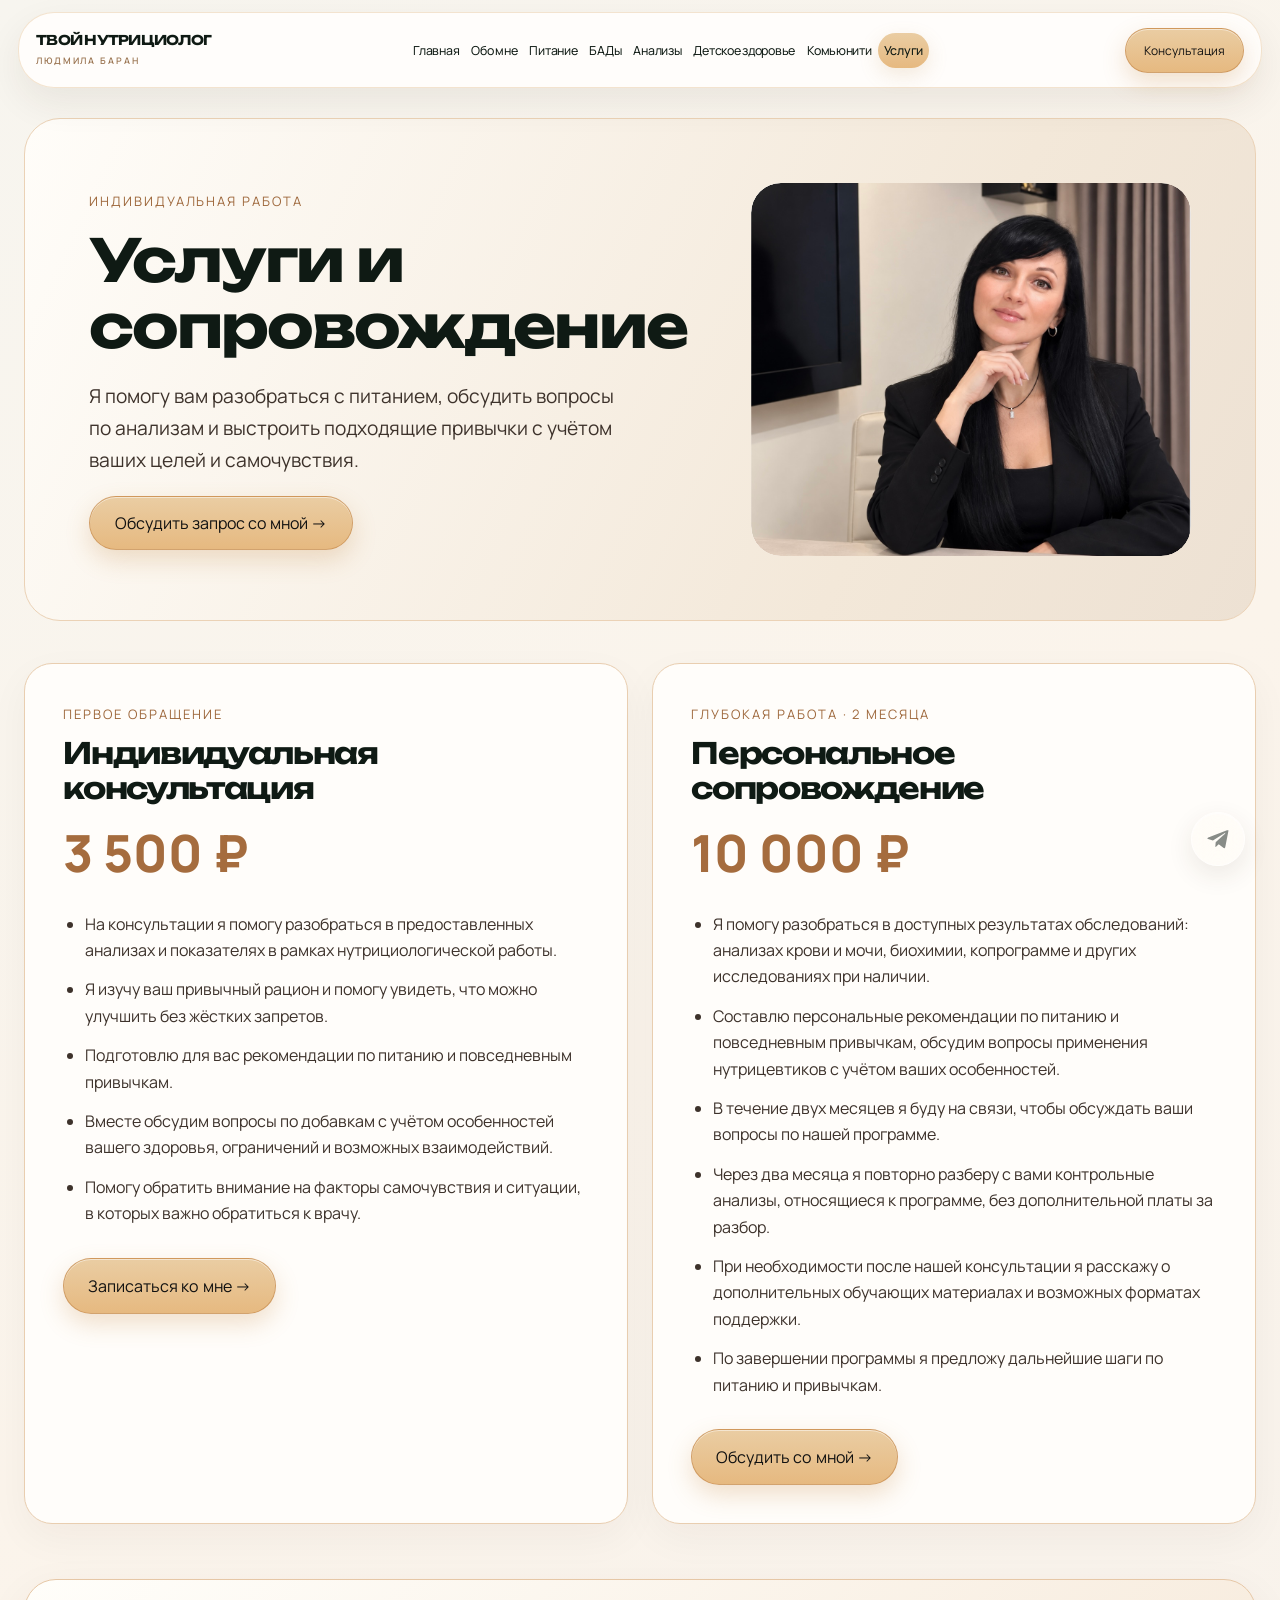
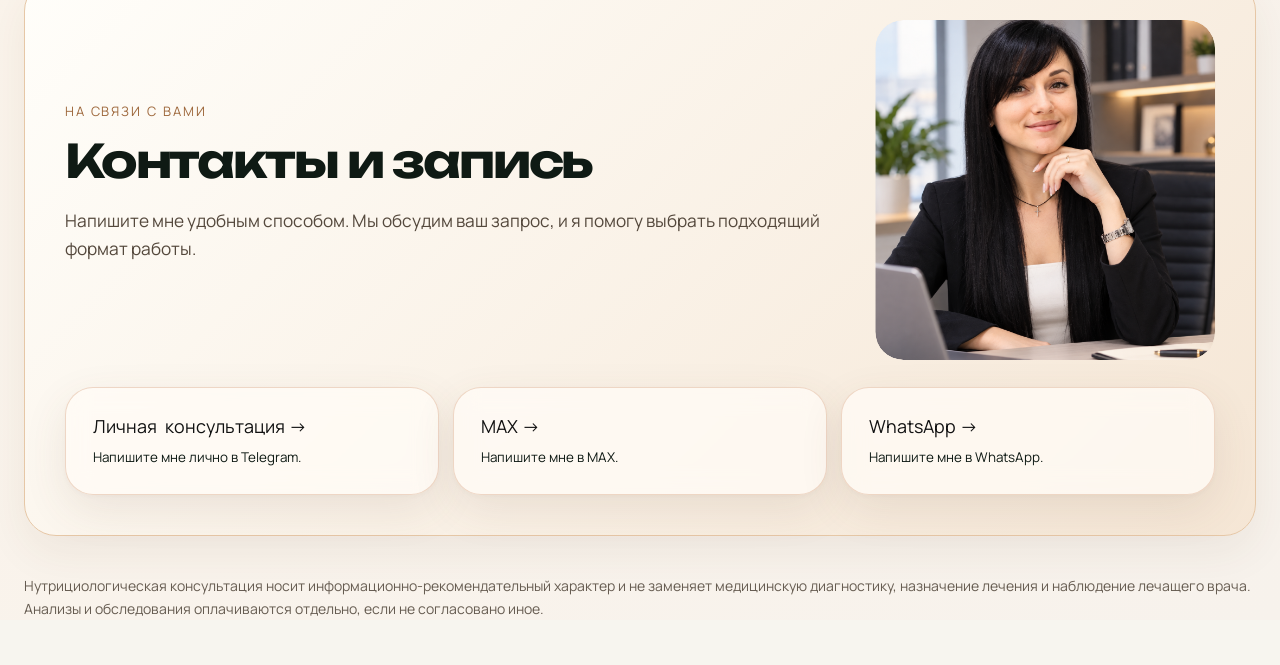
<file: consultation.html>
<!doctype html><html lang="ru"><head><meta charset="utf-8"><meta name="viewport" content="width=device-width,initial-scale=1"><meta name="robots" content="noindex,follow"><title>Консультация — Услуги Людмилы Баран</title><link rel="canonical" href="services.html#contacts"><meta http-equiv="refresh" content="0;url=services.html#contacts"><style>body{font:16px/1.6 system-ui,sans-serif;background:#F7F5EF;color:#0F1A14;text-align:center;max-width:620px;margin:20vh auto;padding:20px}a{color:#87592e}</style></head><body><h1>Связаться с Людмилой</h1><p>Все способы связи и запись на консультацию теперь находятся в разделе «Услуги».</p><p><a href="services.html#contacts">Открыть контакты и запись →</a></p><script>location.replace("services.html#contacts")</script></body></html>
</file>
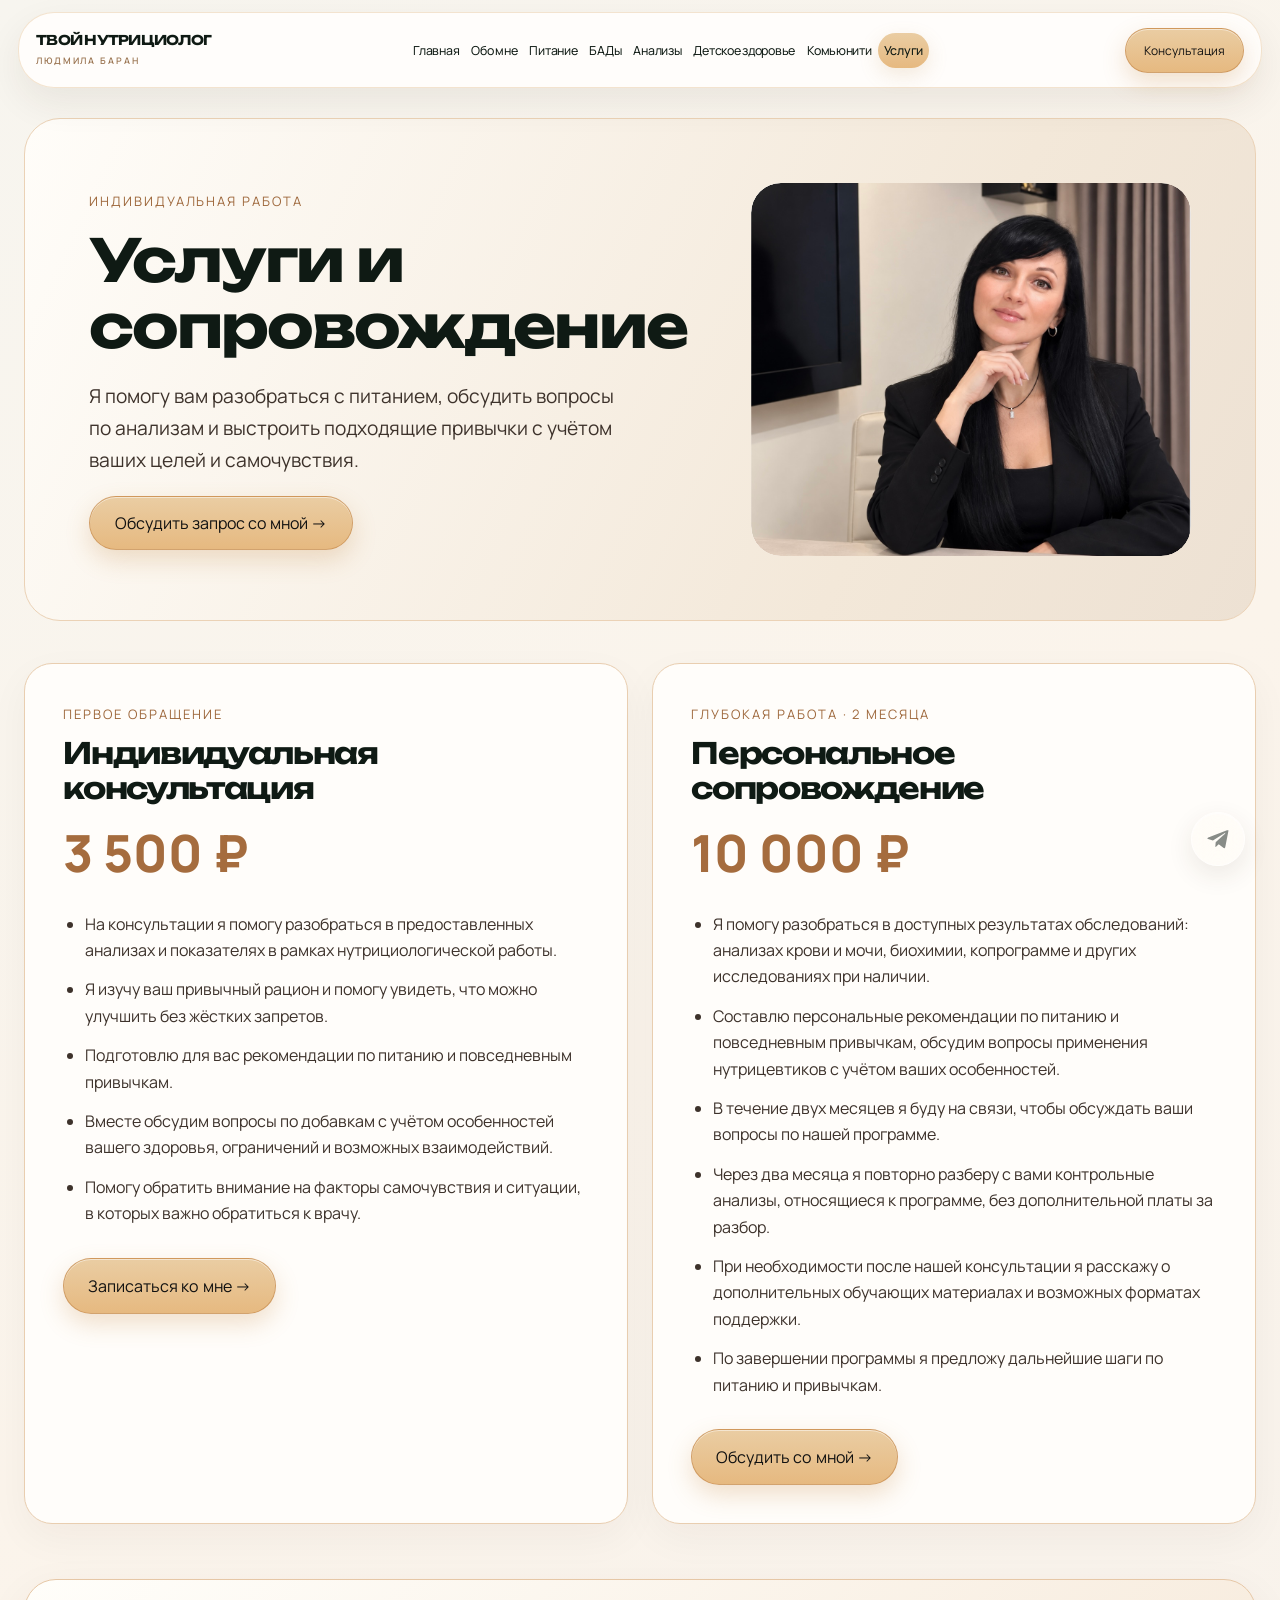
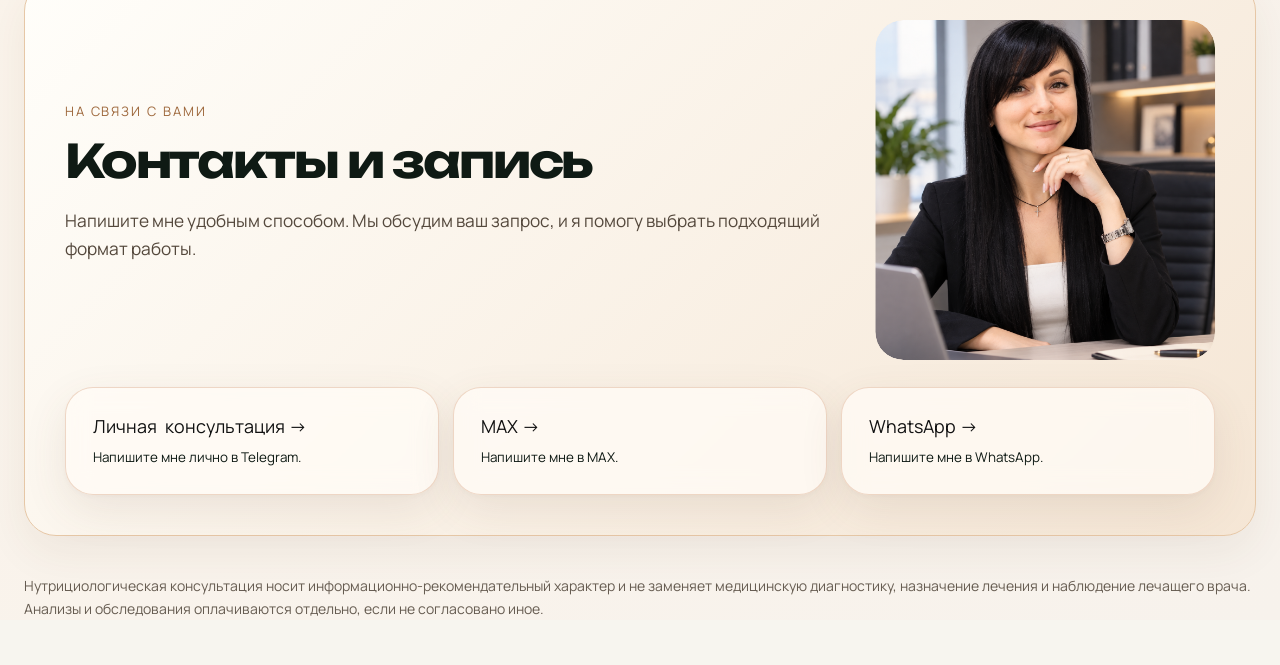
<file: contacts.html>
<!doctype html><html lang="ru"><head><meta charset="utf-8"><meta name="viewport" content="width=device-width,initial-scale=1"><meta name="robots" content="noindex,follow"><title>Контакты — Услуги Людмилы Баран</title><link rel="canonical" href="services.html#contacts"><meta http-equiv="refresh" content="0;url=services.html#contacts"><style>body{font:16px/1.6 system-ui,sans-serif;background:#F7F5EF;color:#0F1A14;text-align:center;max-width:620px;margin:20vh auto;padding:20px}a{color:#87592e}</style></head><body><h1>Связаться с Людмилой</h1><p>Все способы связи и запись на консультацию теперь находятся в разделе «Услуги».</p><p><a href="services.html#contacts">Открыть контакты и запись →</a></p><script>location.replace("services.html#contacts")</script></body></html>
</file>
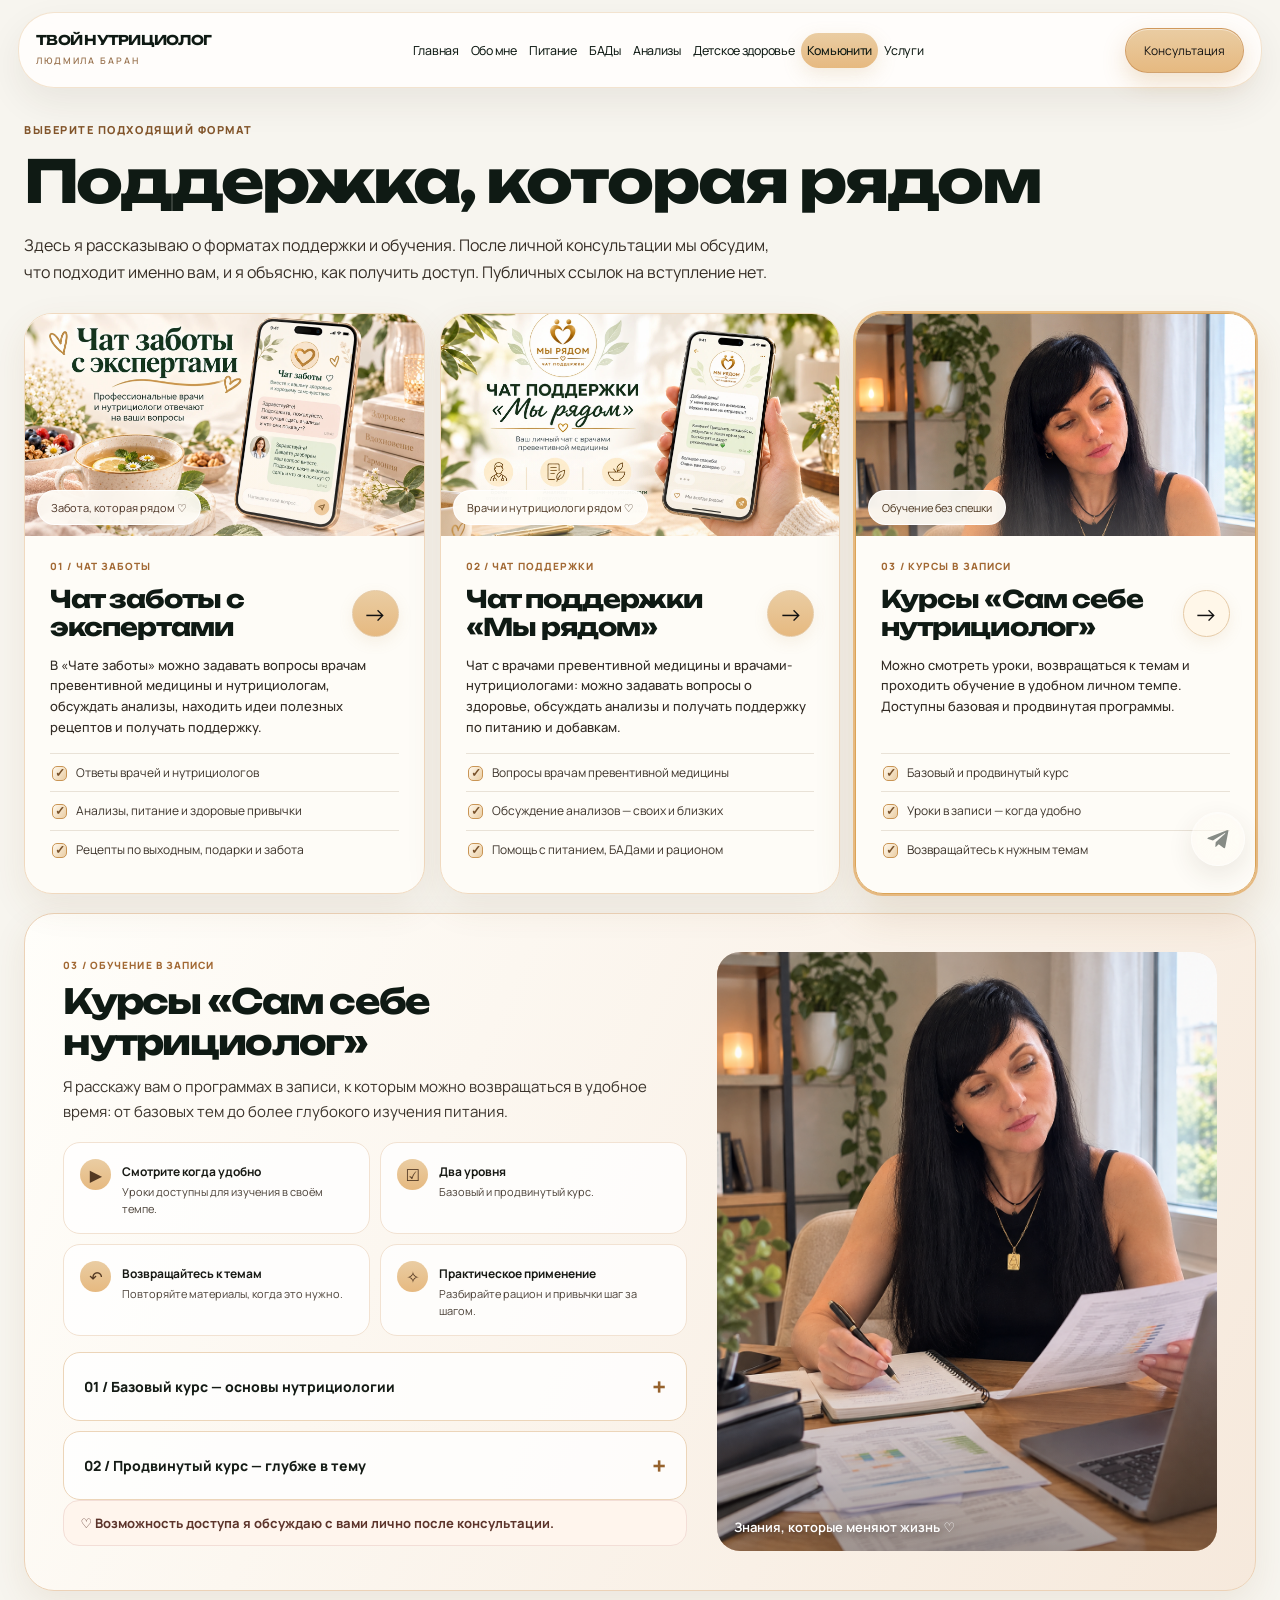
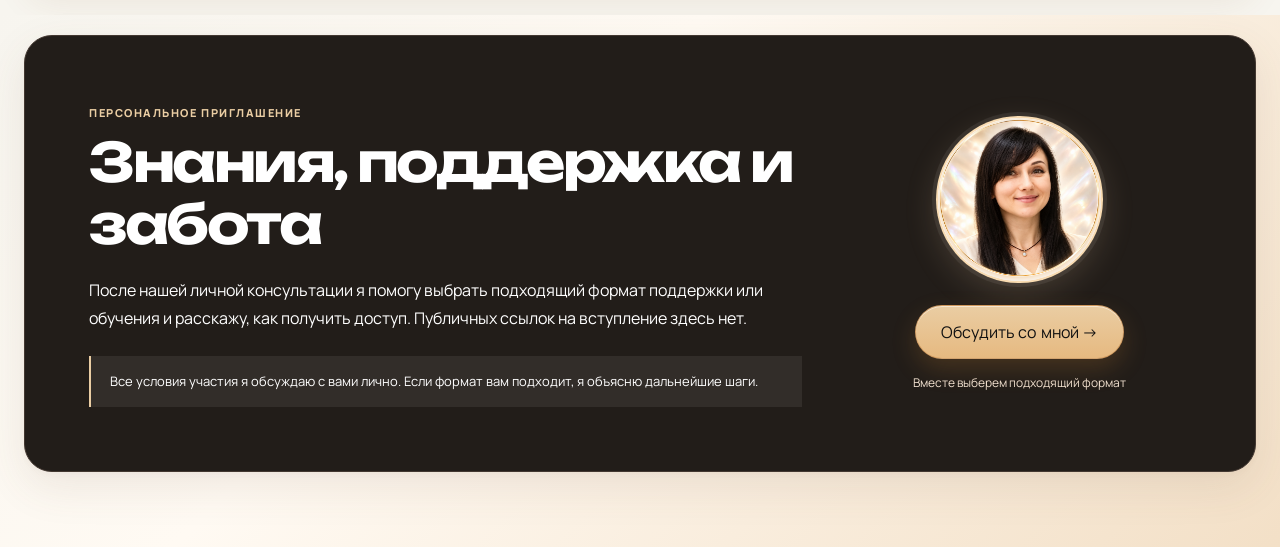
<file: courses.html>
<!doctype html><html lang="ru"><head><meta charset="utf-8"><meta name="viewport" content="width=device-width,initial-scale=1"><title>Курсы в записи — Комьюнити Людмилы Баран</title><link rel="canonical" href="community.html#format-courses"><meta http-equiv="refresh" content="0;url=community.html#format-courses"><style>body{background:#F7F5EF;color:#0F1A14;text-align:center;margin:23vh auto;font-family:Manrope,system-ui,sans-serif;padding:0 20px}a{color:#88592a}</style></head><body><h1>Курсы теперь в разделе «Комьюнити»</h1><p><a href="community.html#format-courses">Перейти к базовому и продвинутому курсам →</a></p><script>location.replace("community.html#format-courses")</script></body></html>
</file>
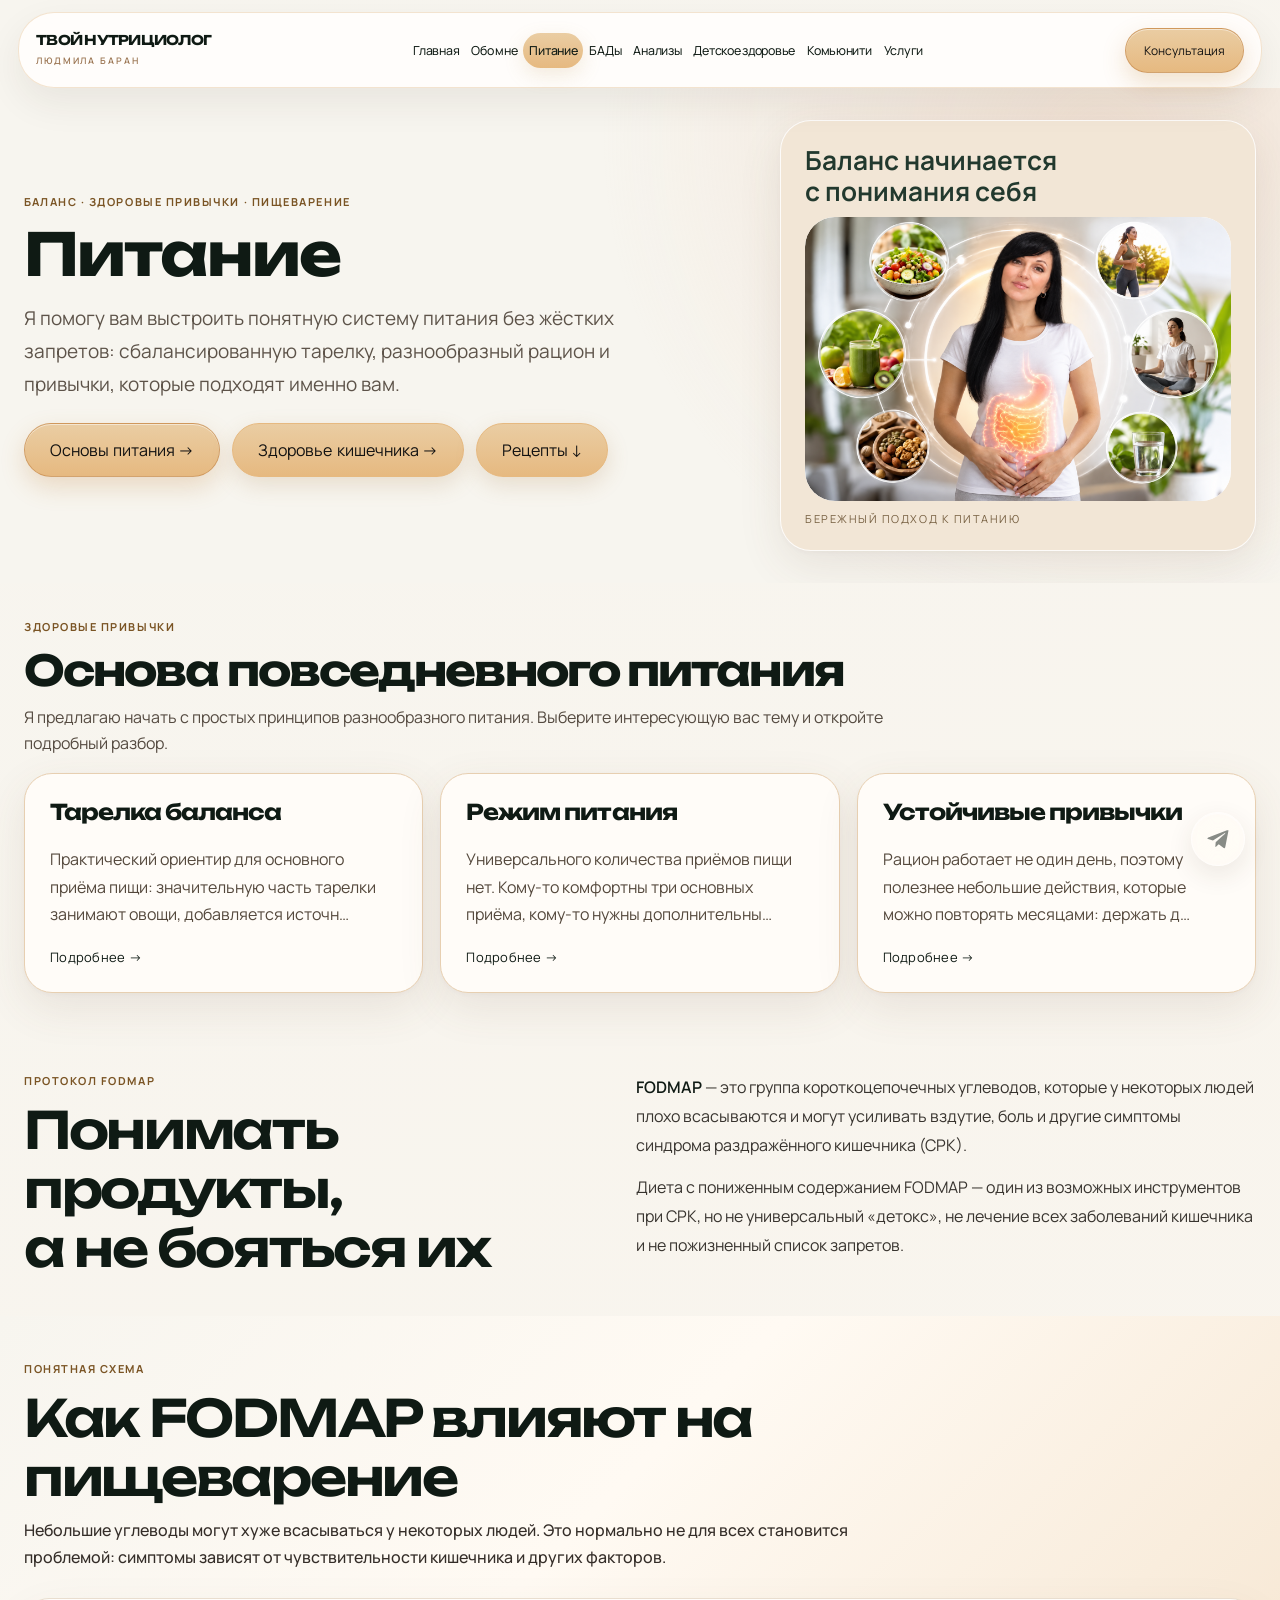
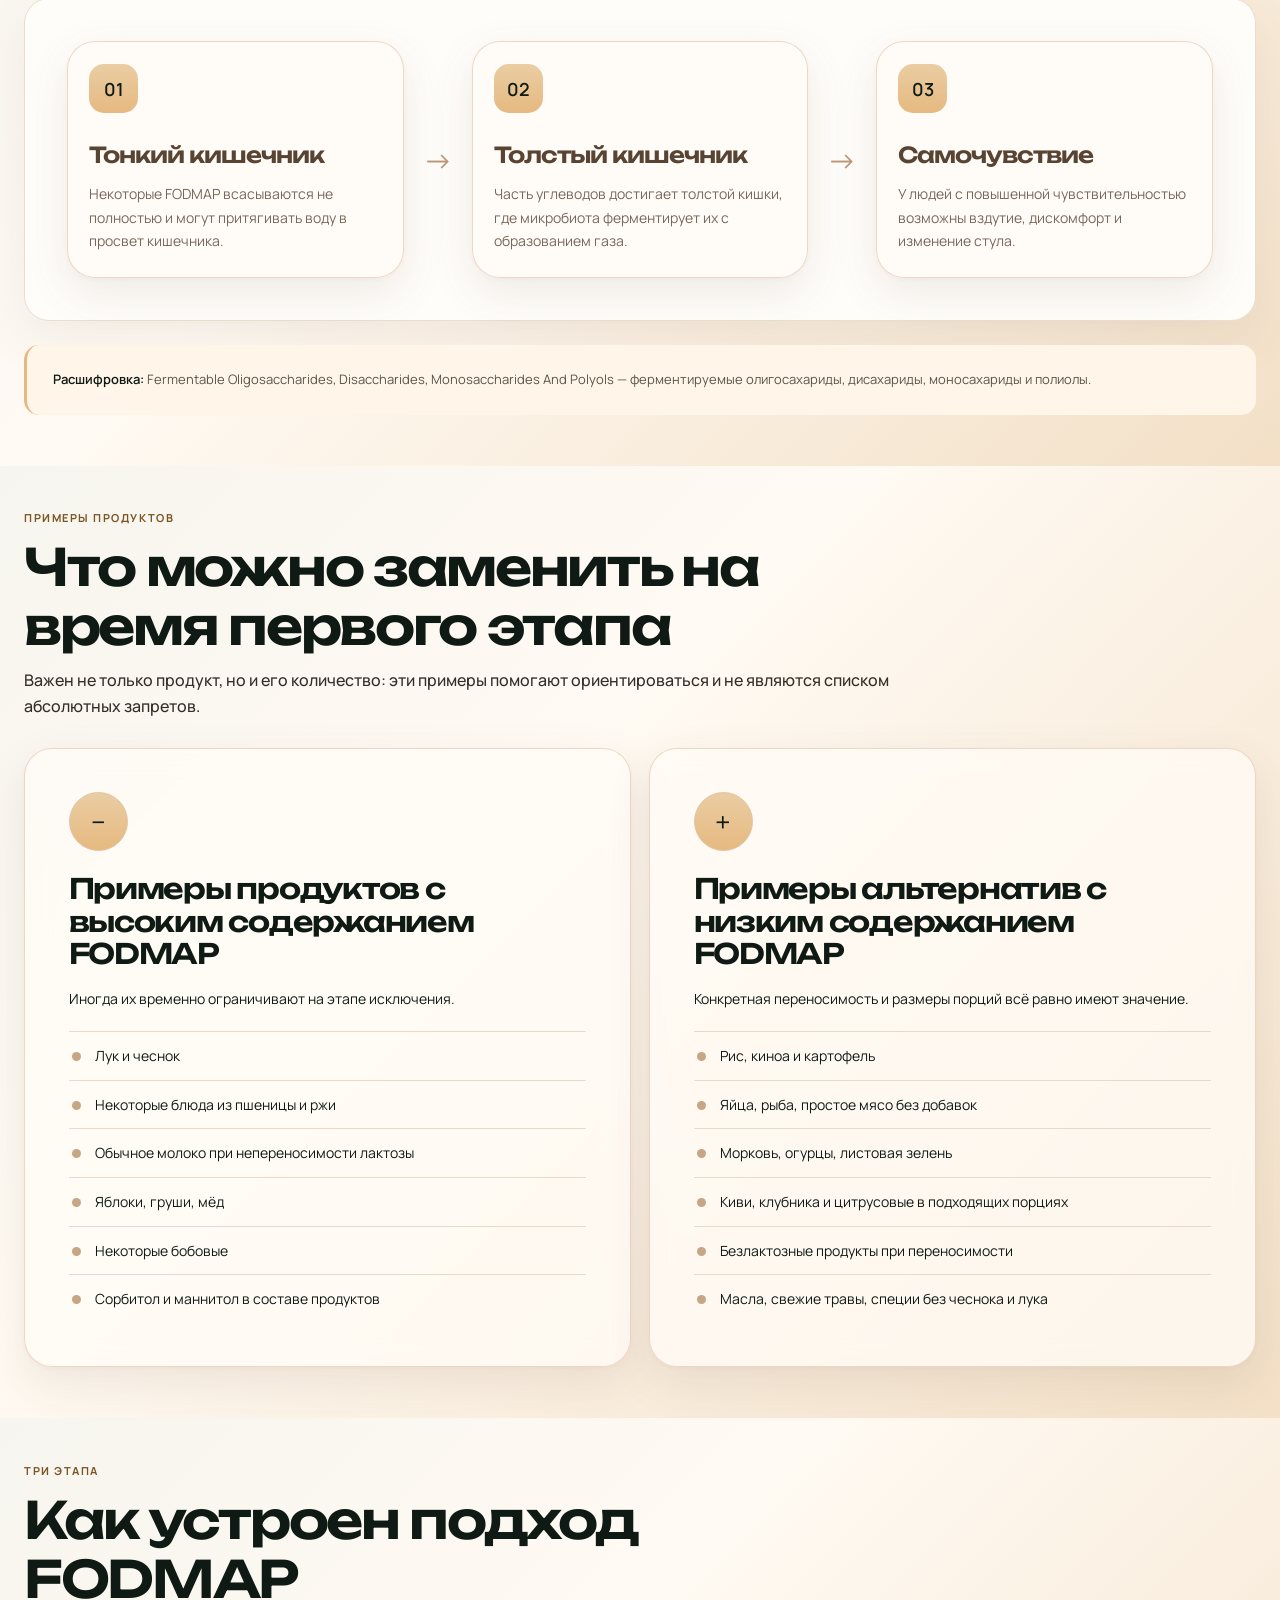
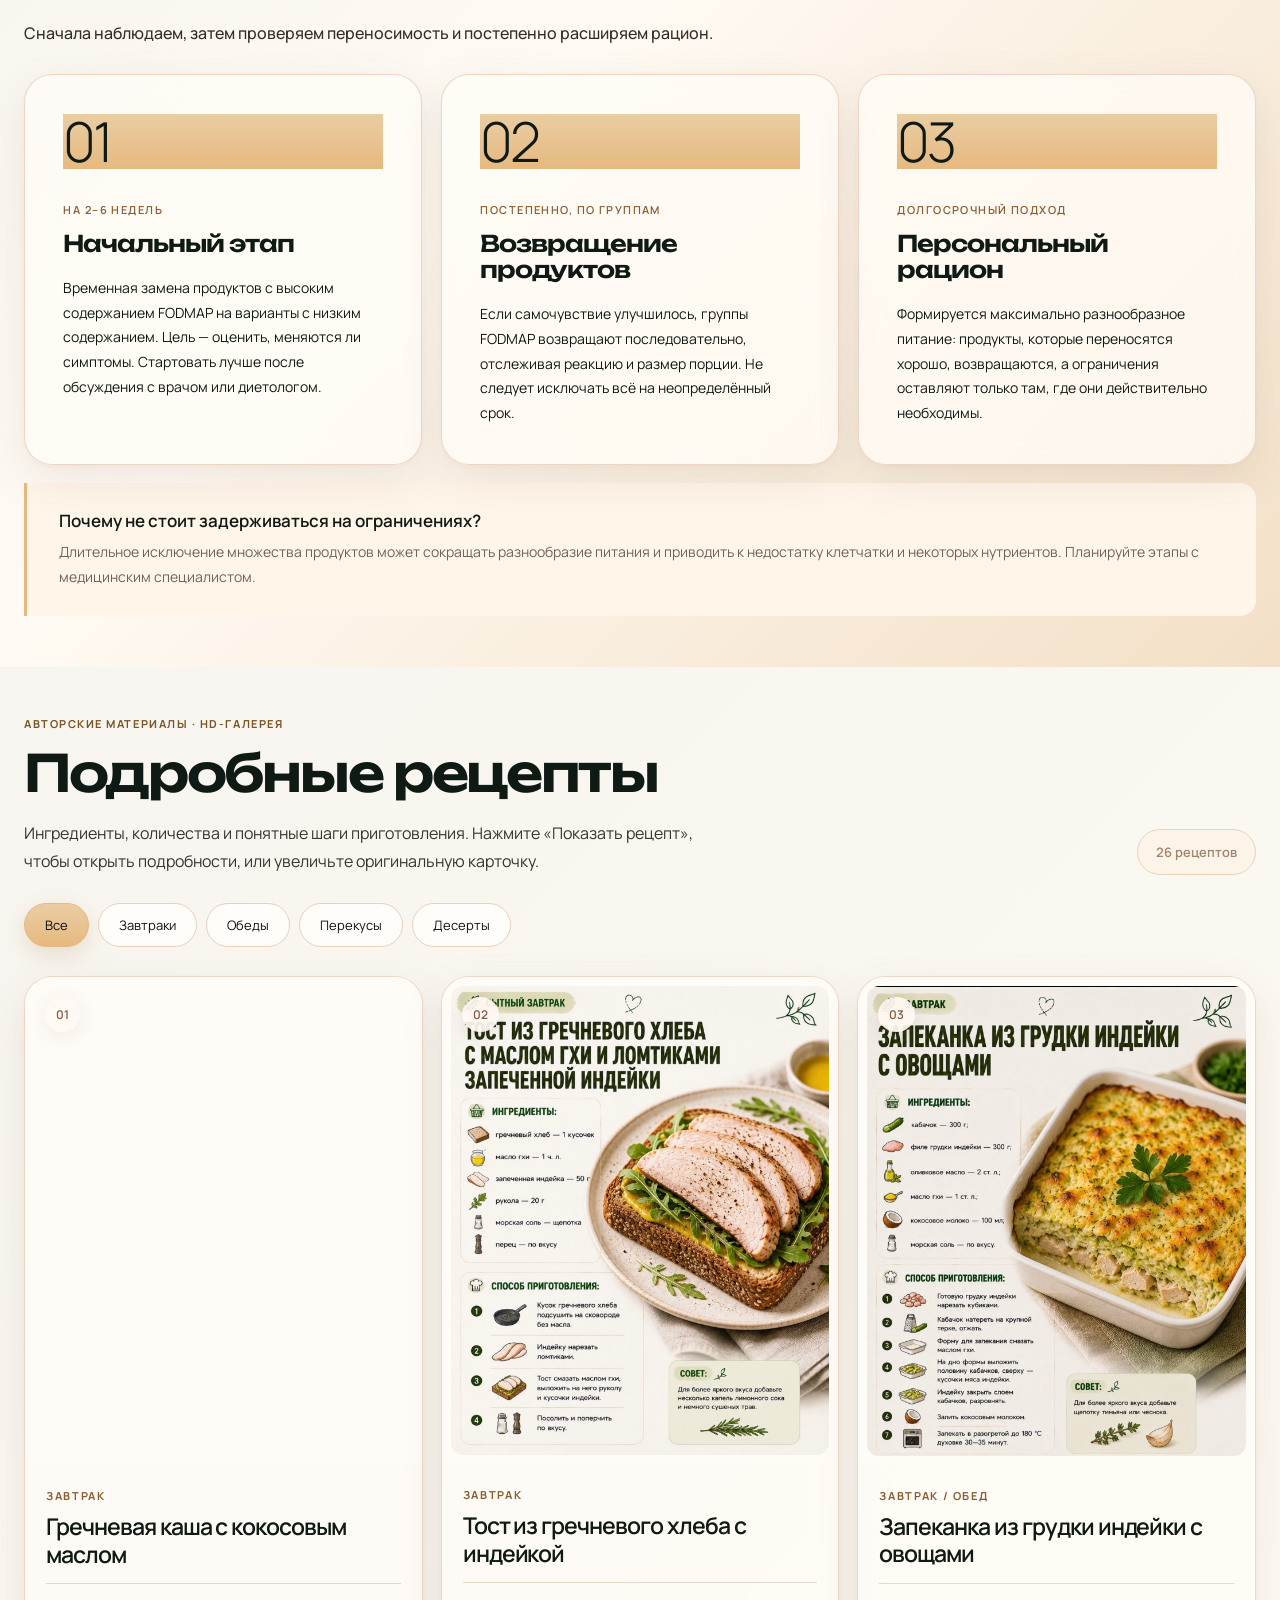
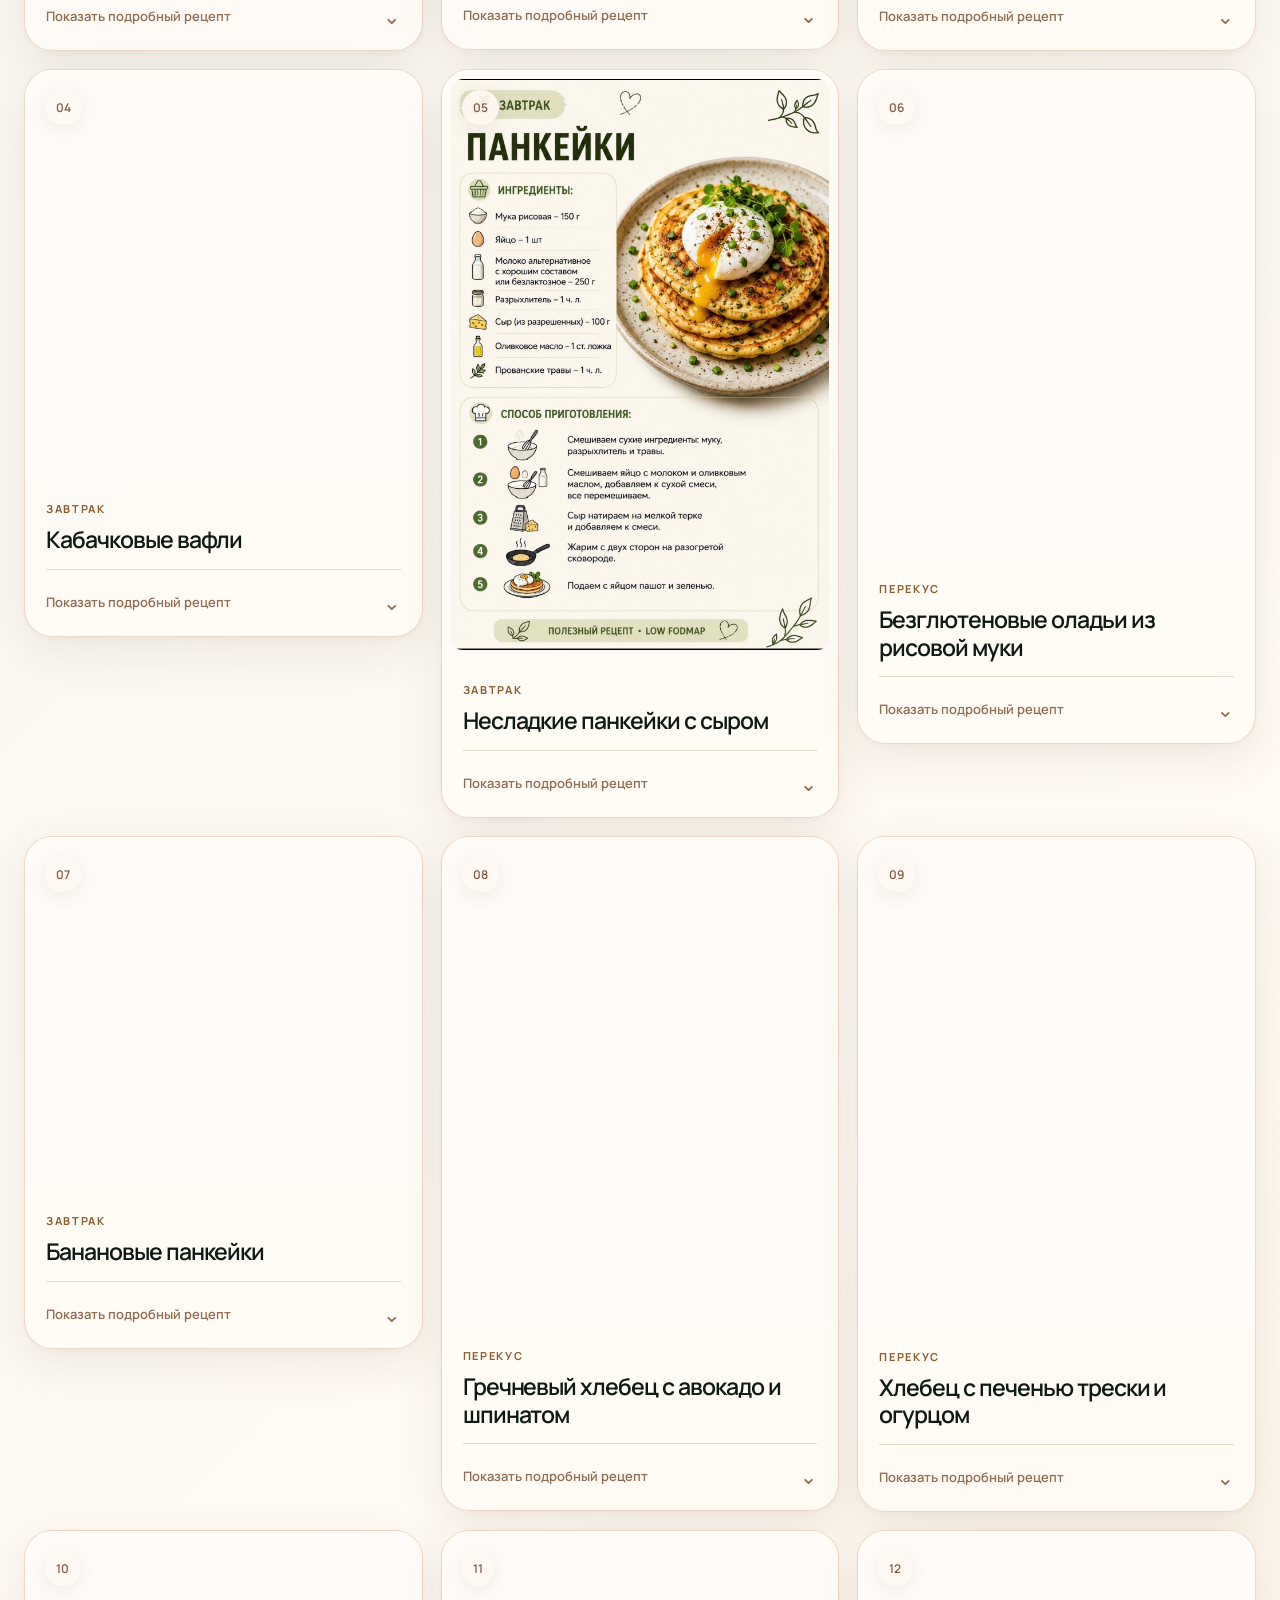
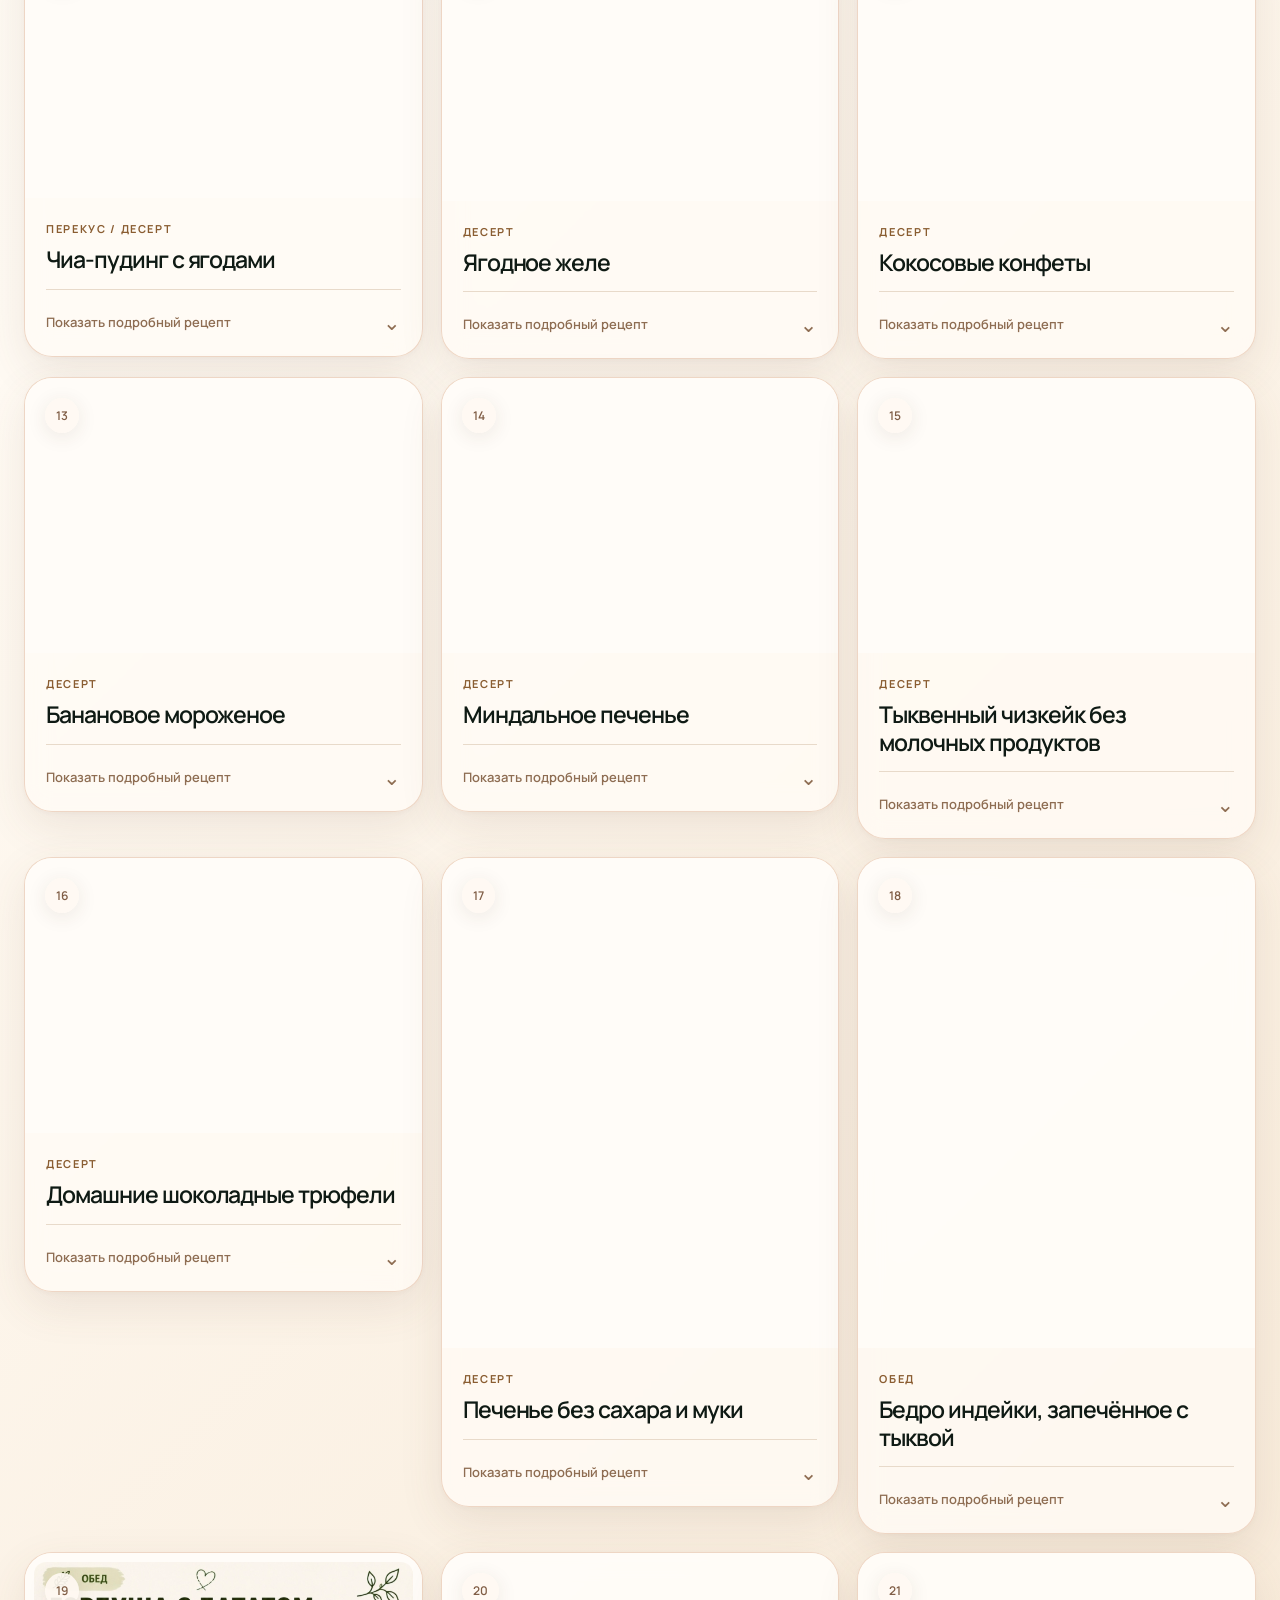
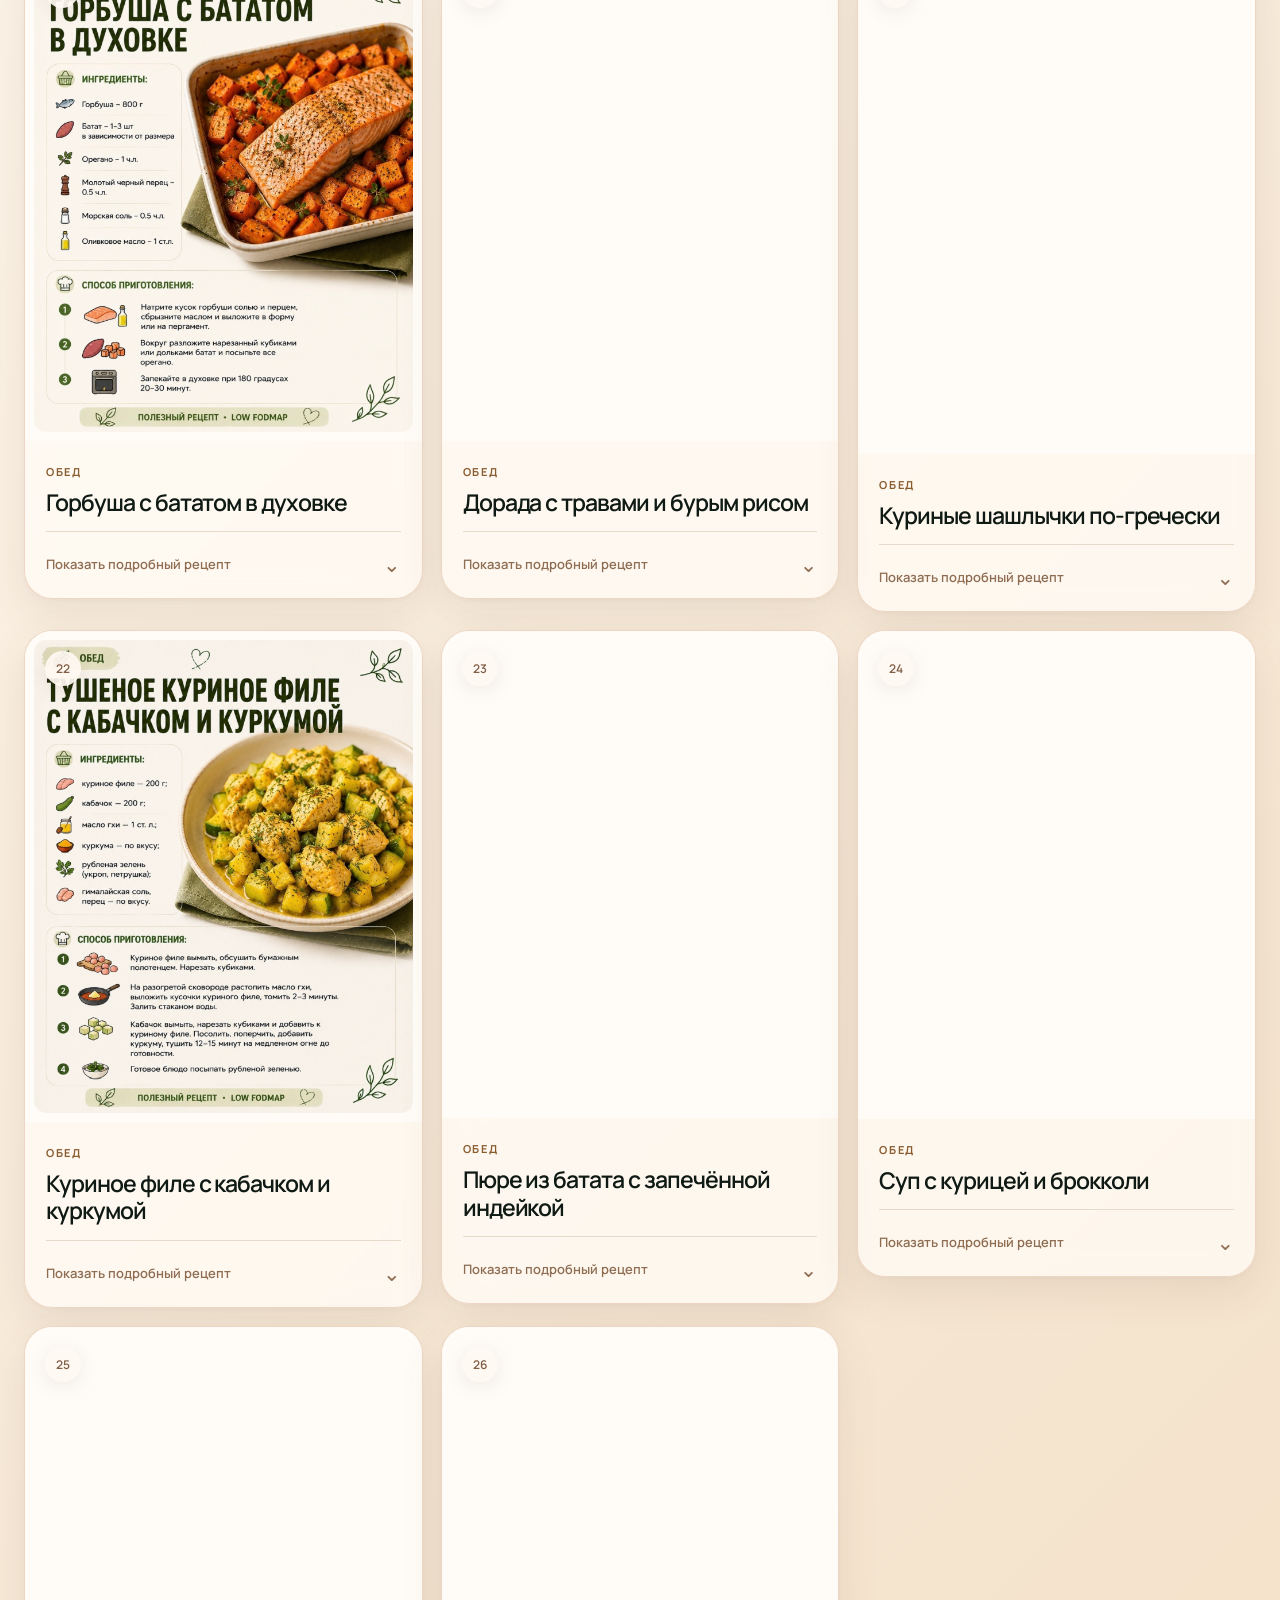
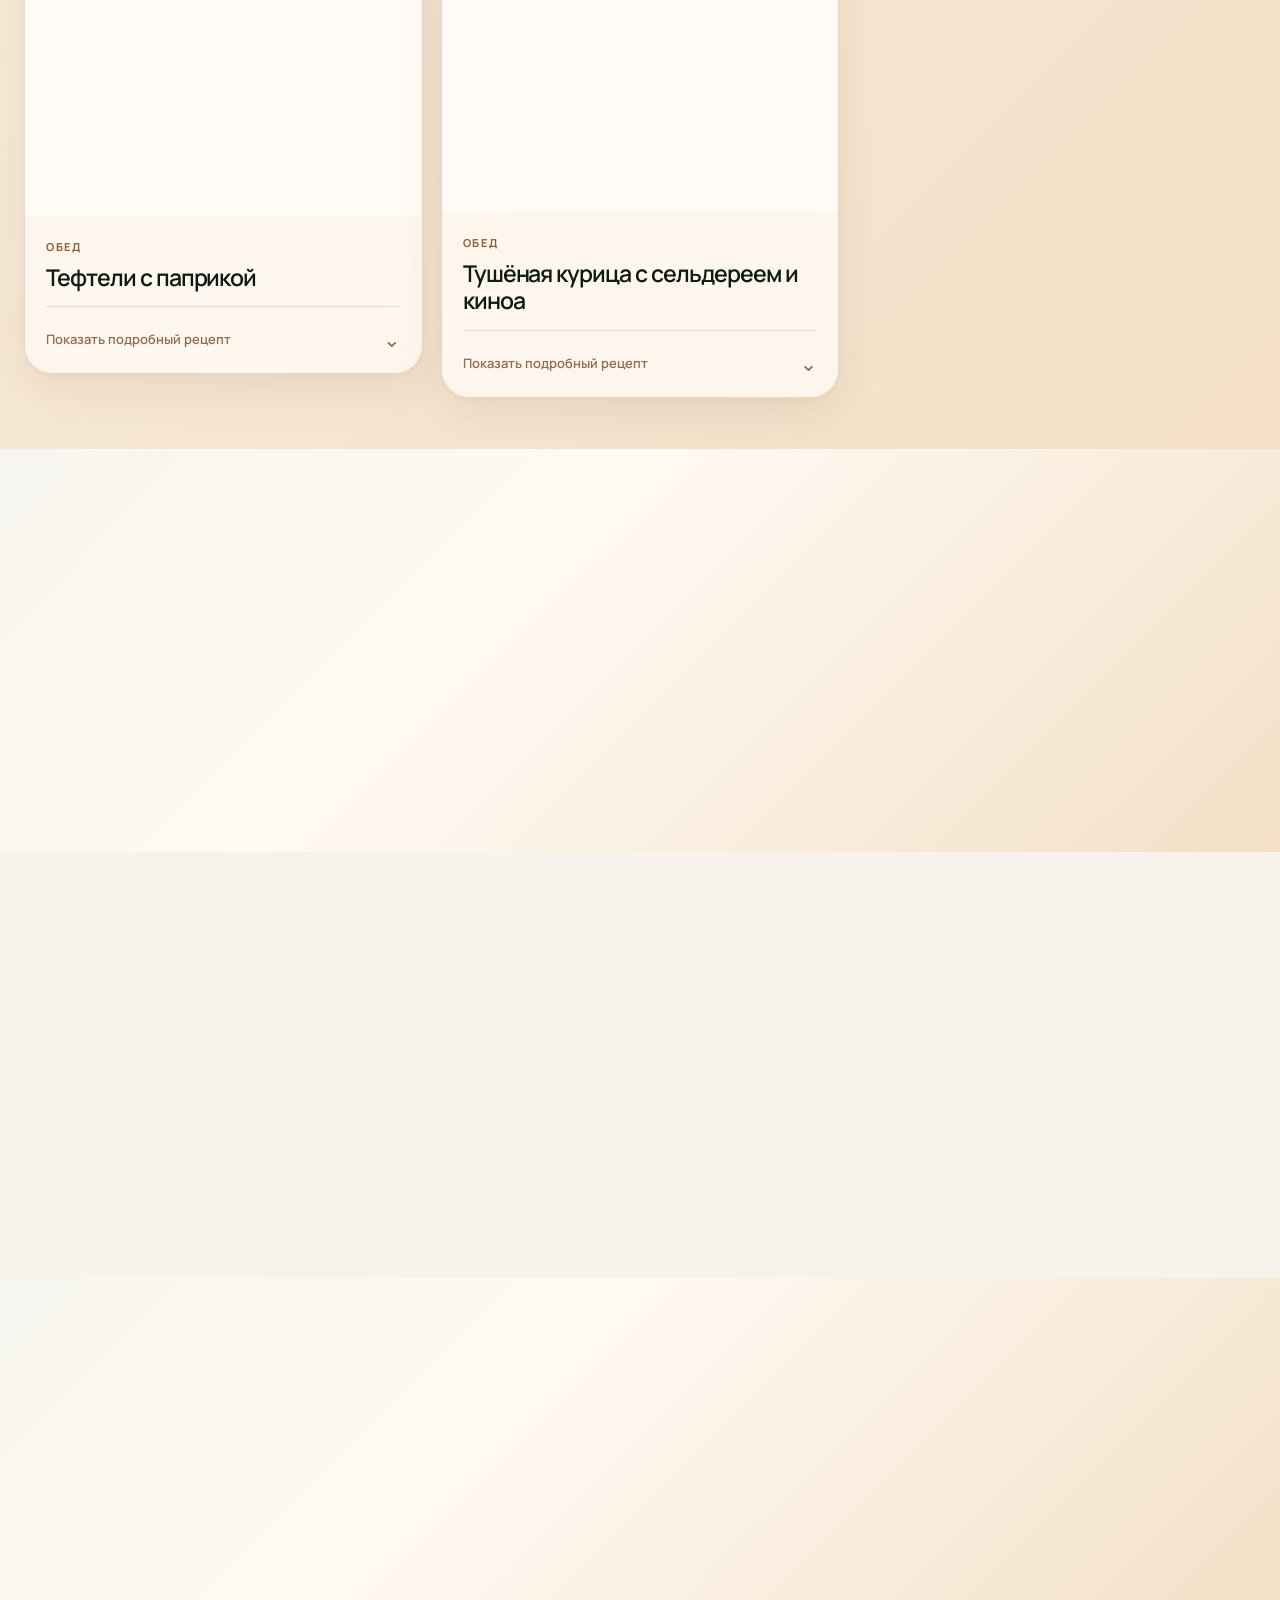
<file: gut-health.html>
<!doctype html><html lang="ru"><head><meta charset="utf-8"><meta name="viewport" content="width=device-width,initial-scale=1"><meta name="robots" content="noindex,follow"><title>Здоровый кишечник — раздел «Питание»</title><link rel="canonical" href="nutrition.html#fodmap-overview"><meta http-equiv="refresh" content="0;url=nutrition.html#fodmap-overview"><style>body{font:16px/1.6 system-ui,sans-serif;background:#F7F5EF;color:#0F1A14;text-align:center;max-width:560px;padding:22vh 20px;margin:0 auto}a{color:#7A5424}</style></head><body><h1>Материалы о здоровье кишечника теперь в разделе «Питание»</h1><p><a href="nutrition.html#fodmap-overview">Открыть раздел о FODMAP →</a></p><script>(function(){var h=location.hash;var p=h==="#gut-recipes"?"#recipes":h||"#fodmap-overview";location.replace("nutrition.html"+p)})()</script></body></html>
</file>
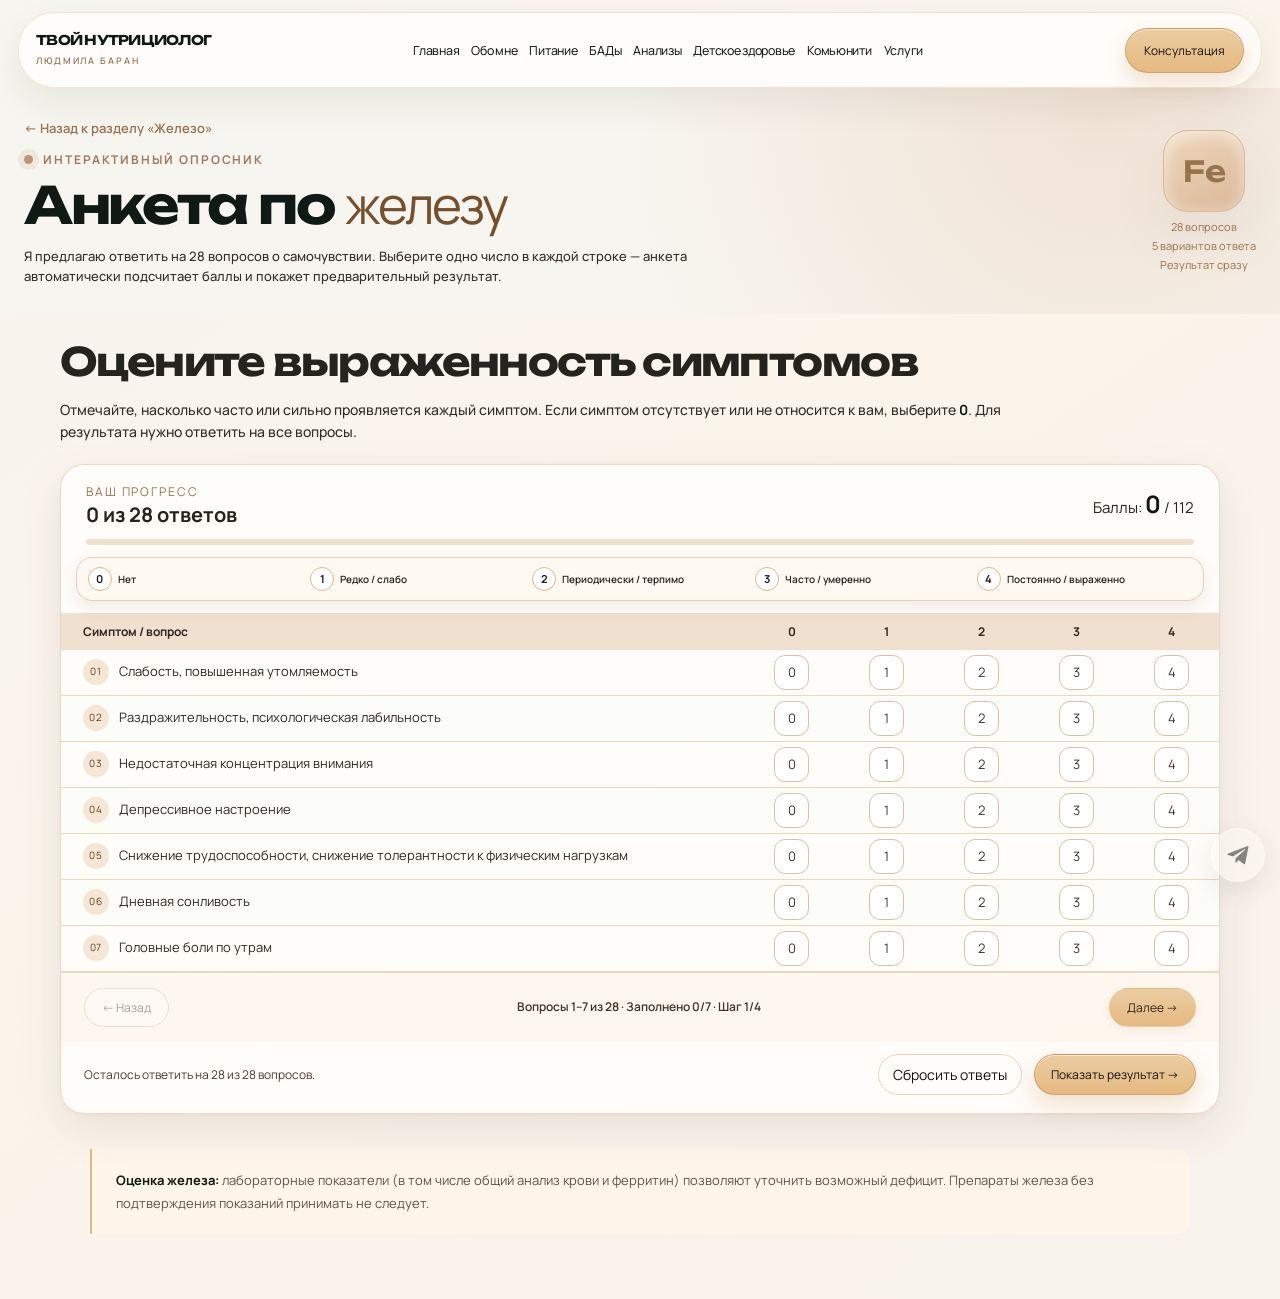
<file: iron-questionnaire.html>
<!doctype html>
<html lang="ru">
<head>
<meta charset="utf-8">
<meta name="viewport" content="width=device-width,initial-scale=1">
<meta name="theme-color" content="#f8f5ec">
<meta name="description" content="Интерактивная анкета по симптомам возможного дефицита железа: 28 вопросов, выбор от 0 до 4, автоматический подсчёт баллов.">
<title>Анкета по железу — Здоровье внутри нас</title>
<link rel="stylesheet" href="assets/styles.css?v=41">
<link rel="stylesheet" href="assets/iron-questionnaire.css?v=1">
<link rel="preconnect" href="https://fonts.googleapis.com"><link rel="preconnect" href="https://fonts.gstatic.com" crossorigin><link rel="stylesheet" href="assets/typography.css?v=3"><link rel="stylesheet" href="assets/cream-theme.css?v=1"><link rel="stylesheet" href="assets/site-redesign.css?v=3"><link rel="stylesheet" href="assets/redesign-polish.css?v=1"><link rel="stylesheet" href="assets/compact-final.css?v=1"><link rel="stylesheet" href="assets/wellness-v3.css?v=10"><link rel="stylesheet" href="assets/site-final-fixes.css?v=12"></head>
<body class="iron-questionnaire-page">
<nav class="nav"><div class="wrap navin"><a class="brand" href="index.html">ТВОЙ НУТРИЦИОЛОГ<small>ЛЮДМИЛА БАРАН</small></a><div class="links"><a href="index.html">Главная</a><a href="about.html">Обо мне</a><a href="nutrition.html">Питание</a><a href="supplements.html">БАДы</a><a href="labs.html">Анализы</a><a href="child-health.html">Детское здоровье</a><a href="community.html">Комьюнити</a></div><a class="btn navcta" href="services.html#contacts">Консультация</a><button class="menu" type="button" aria-label="Открыть меню" aria-expanded="false">☰</button></div></nav>
<header class="iron-hero">
<div class="wrap iron-hero-inner">
<div><a class="iron-back" href="supplements.html#iron">← Назад к разделу «Железо»</a><div class="iron-eyebrow"><span class="iron-eyebrow-dot"></span> Интерактивный опросник</div><h1>Анкета по <em>железу</em></h1><p>Я предлагаю ответить на 28 вопросов о самочувствии. Выберите одно число в каждой строке — анкета автоматически подсчитает баллы и покажет предварительный результат.</p></div>
<div class="iron-hero-aside" aria-hidden="true"><div class="iron-droplet">Fe</div><span>28 вопросов</span><span>5 вариантов ответа</span><span>Результат сразу</span></div>
</div>
</header>
<main>
<section class="iron-section"><div class="wrap">
<div class="iron-intro"><h2>Оцените выраженность симптомов</h2><p>Отмечайте, насколько часто или сильно проявляется каждый симптом. Если симптом отсутствует или не относится к вам, выберите <strong>0</strong>. Для результата нужно ответить на все вопросы.</p></div>
<div class="iron-survey" id="iron-survey">
<div class="iron-survey-top"><div class="iron-survey-heading"><span class="iron-small-label">Ваш прогресс</span><strong id="iron-counter">0 из 28 ответов</strong></div><div class="iron-survey-points">Баллы: <strong id="iron-running-total">0</strong><span> / 112</span></div></div>
<div class="iron-progress-track" role="progressbar" aria-label="Заполнено вопросов" aria-valuemin="0" aria-valuemax="28" aria-valuenow="0" id="iron-progress"><div id="iron-progress-fill"></div></div>
<div class="iron-scale" aria-label="Шкала оценки"><span><b>0</b> Нет</span><span><b>1</b> Редко / слабо</span><span><b>2</b> Периодически / терпимо</span><span><b>3</b> Часто / умеренно</span><span><b>4</b> Постоянно / выраженно</span></div>
<div class="iron-table-scroller"><table class="iron-table"><thead><tr><th scope="col">Симптом / вопрос</th><th scope="col" title="Нет">0</th><th scope="col" title="Редко / слабо">1</th><th scope="col" title="Периодически / терпимо">2</th><th scope="col" title="Часто / умеренно">3</th><th scope="col" title="Постоянно / выраженно">4</th></tr></thead><tbody id="iron-questions"><tr><td colspan="6">Загрузка анкеты…</td></tr></tbody></table></div>
<div class="iron-survey-footer"><div class="iron-footer-hint" id="iron-footer-hint" aria-live="polite">Выберите по одному ответу для каждого из 28 вопросов.</div><div class="iron-survey-buttons"><button type="button" class="iron-reset" id="iron-reset">Сбросить ответы</button><button type="button" class="btn iron-submit" id="iron-submit" disabled>Показать результат →</button></div></div>
</div>
<section id="iron-result" class="iron-result" tabindex="-1" hidden aria-live="polite"><span class="iron-small-label">Результат анкеты</span><div class="iron-result-header"><h2 id="iron-result-heading">Ваш результат</h2><div class="iron-result-score"><strong id="iron-result-score">0</strong><span>баллов из 112</span></div></div><p id="iron-result-summary"></p><div class="iron-result-advice" id="iron-result-advice"></div><div class="iron-result-actions"><a class="btn" href="https://t.me/trunova1977" target="_blank" rel="noopener noreferrer">Написать мне →</a><button type="button" class="iron-reset" id="iron-again">Пройти заново</button></div></section>
<div class="iron-disclaimer"><strong>Оценка железа:</strong> лабораторные показатели (в том числе общий анализ крови и ферритин) позволяют уточнить возможный дефицит. Препараты железа без подтверждения показаний принимать не следует.</div>
</div></section>
</main>

<div class="tgbar"><a class="btn" target="_blank" rel="noopener noreferrer" href="https://t.me/trunova1977">✦ Telegram</a></div>
<script src="assets/app.js?v=37"></script><script src="assets/iron-questionnaire.js?v=4"></script>
<script src="assets/site-redesign.js?v=10"></script><script src="assets/wellness-v3.js?v=5"></script></body></html>
</file>
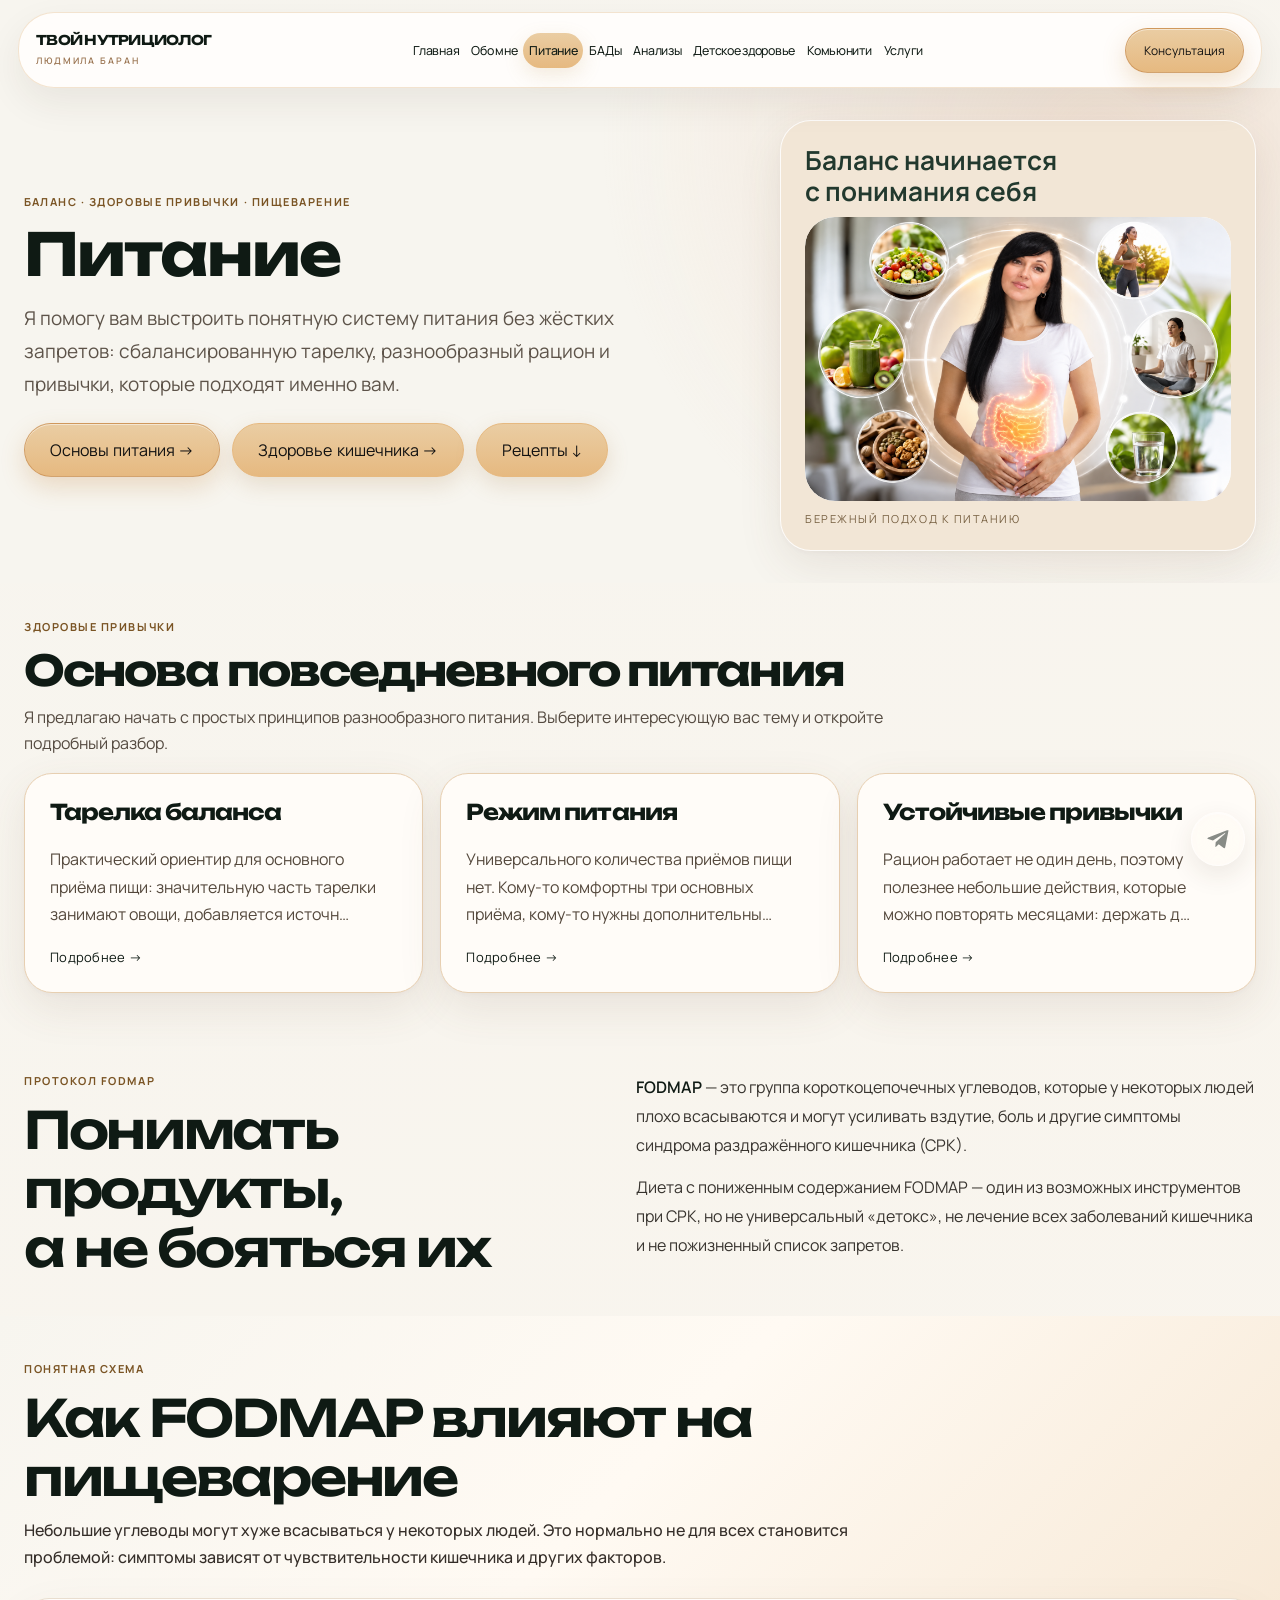
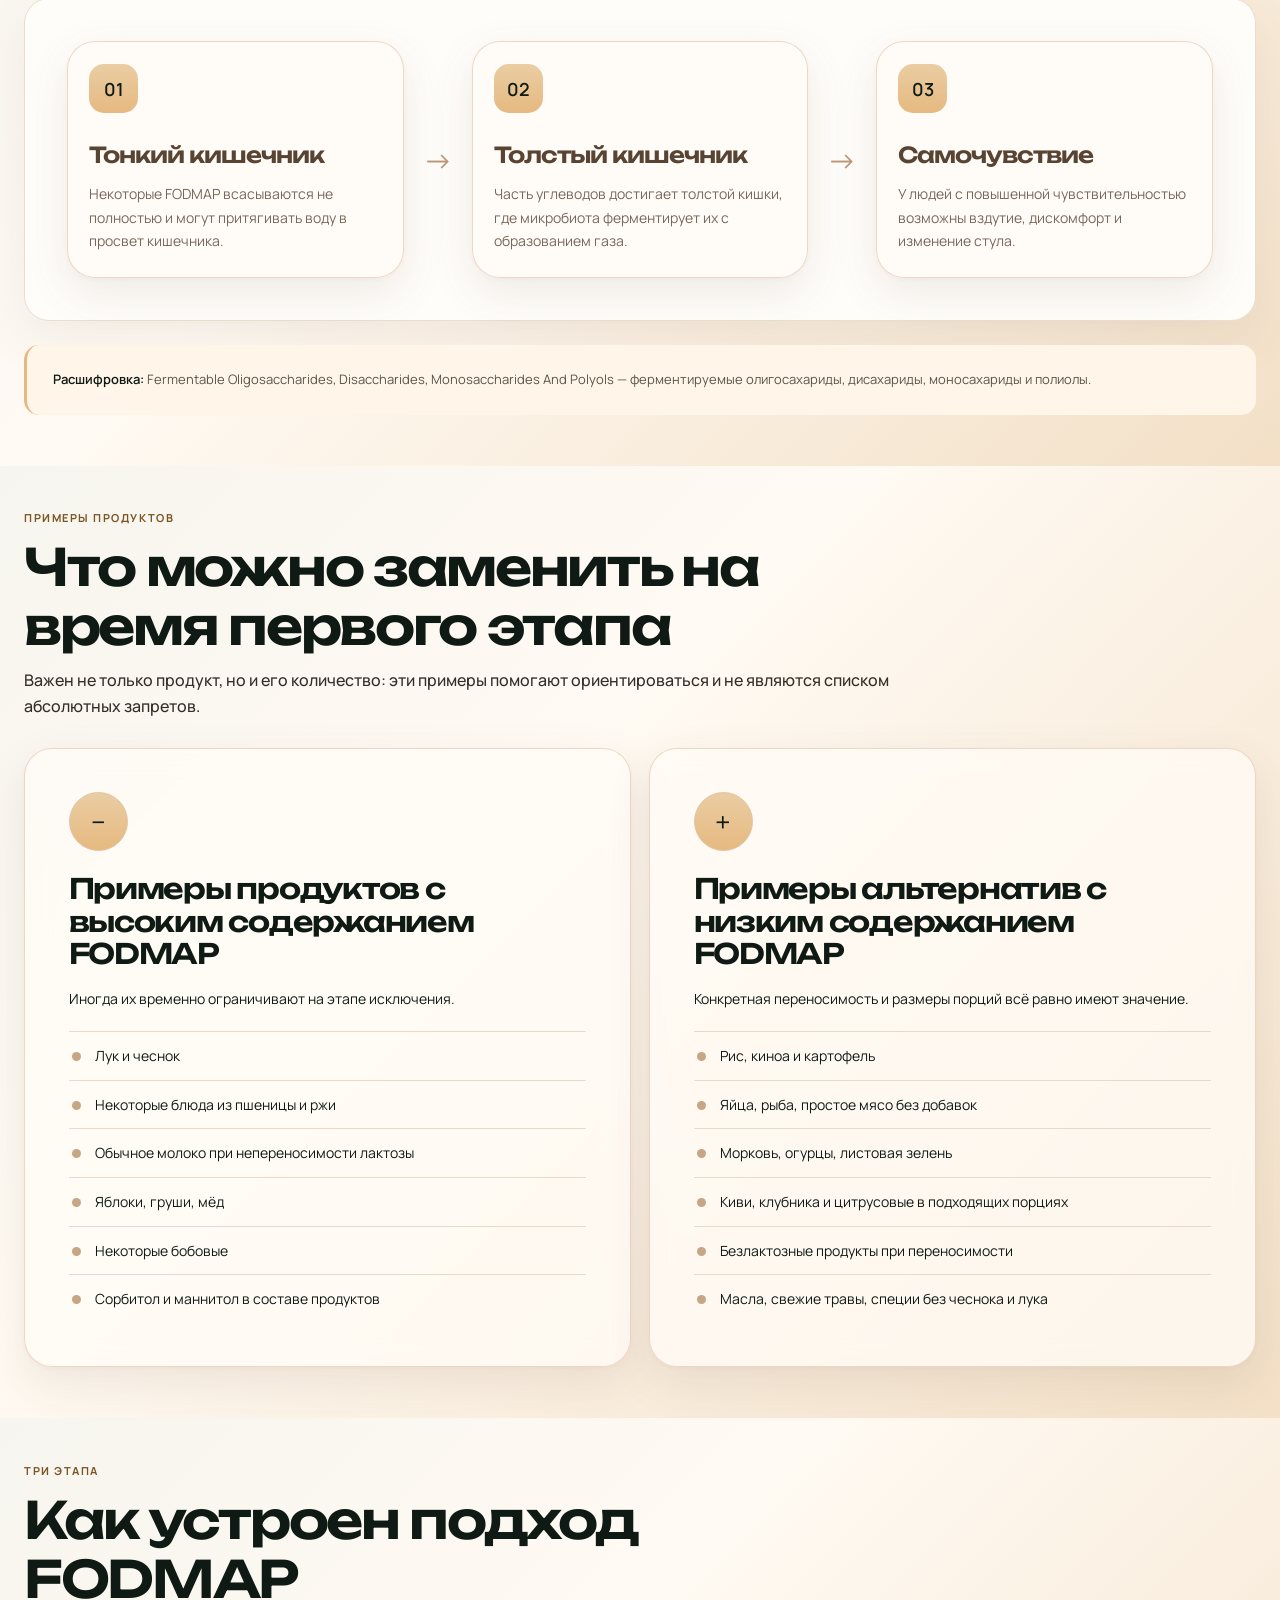
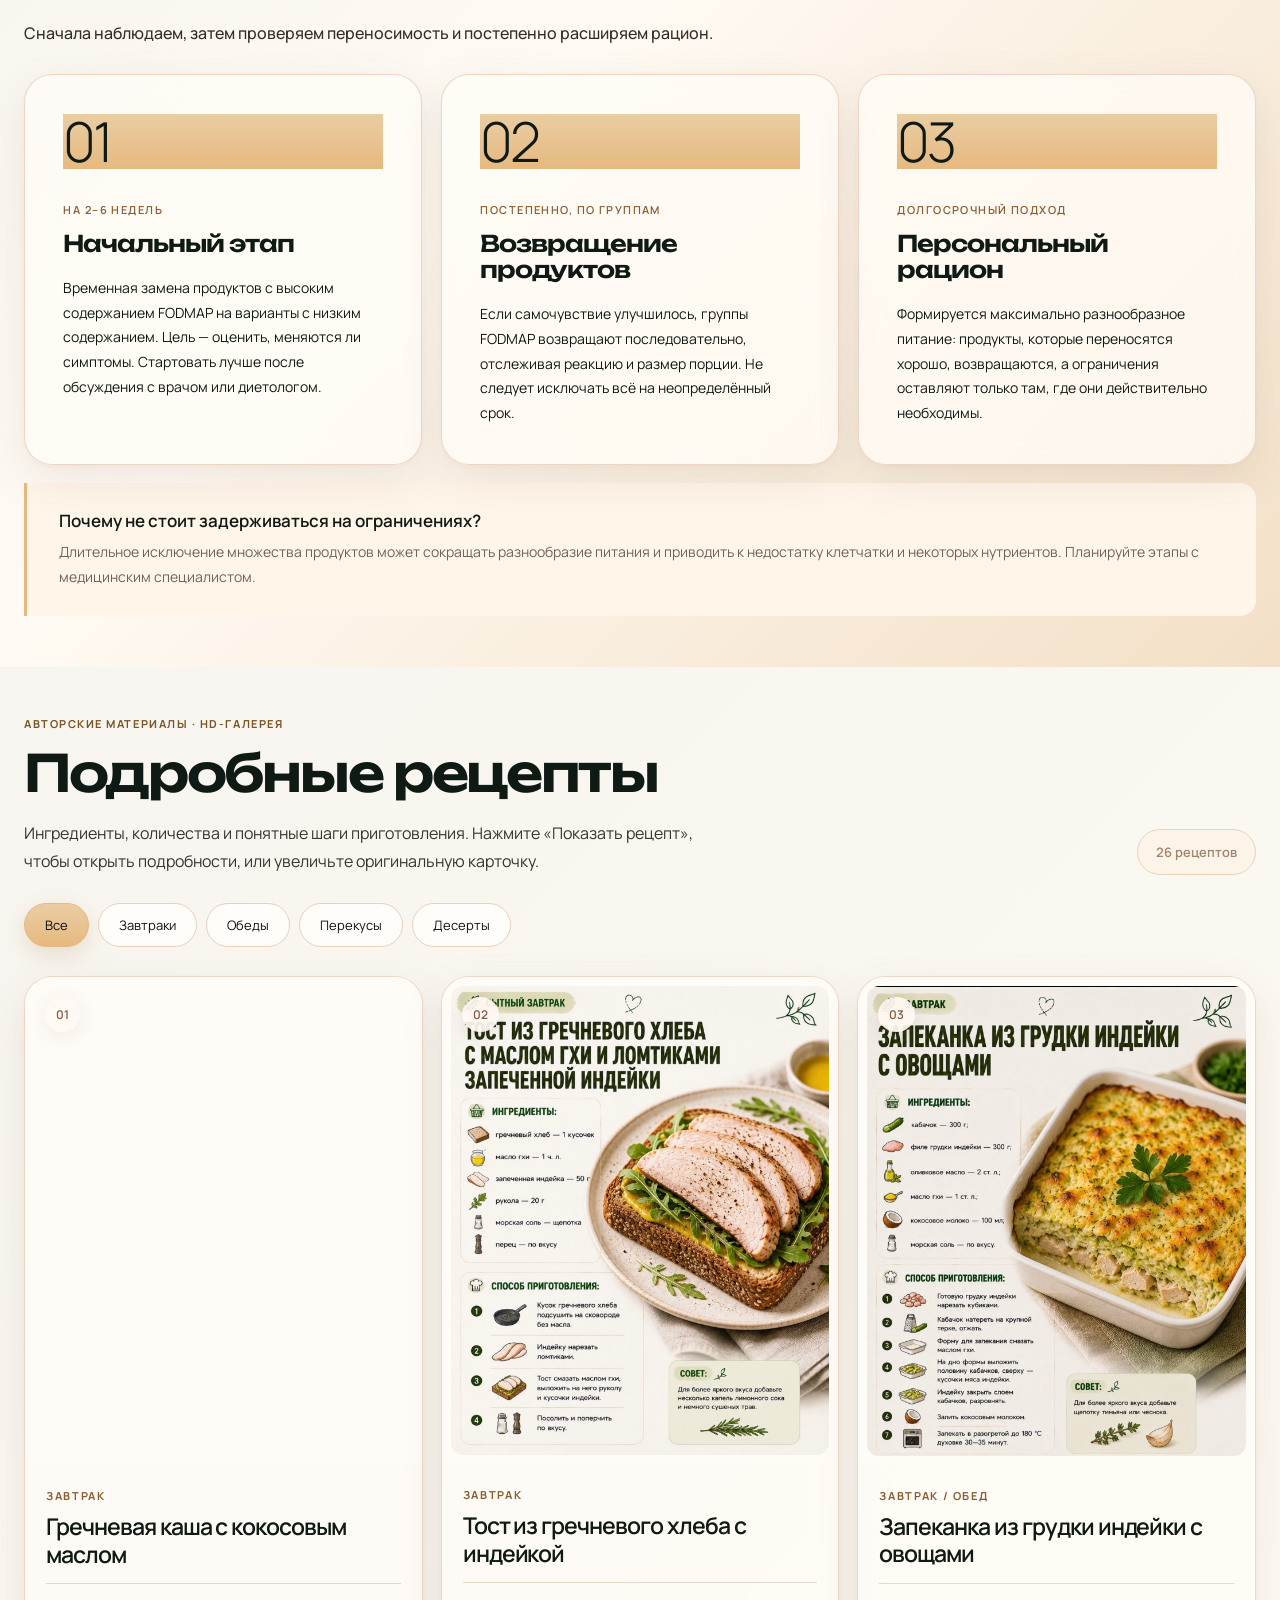
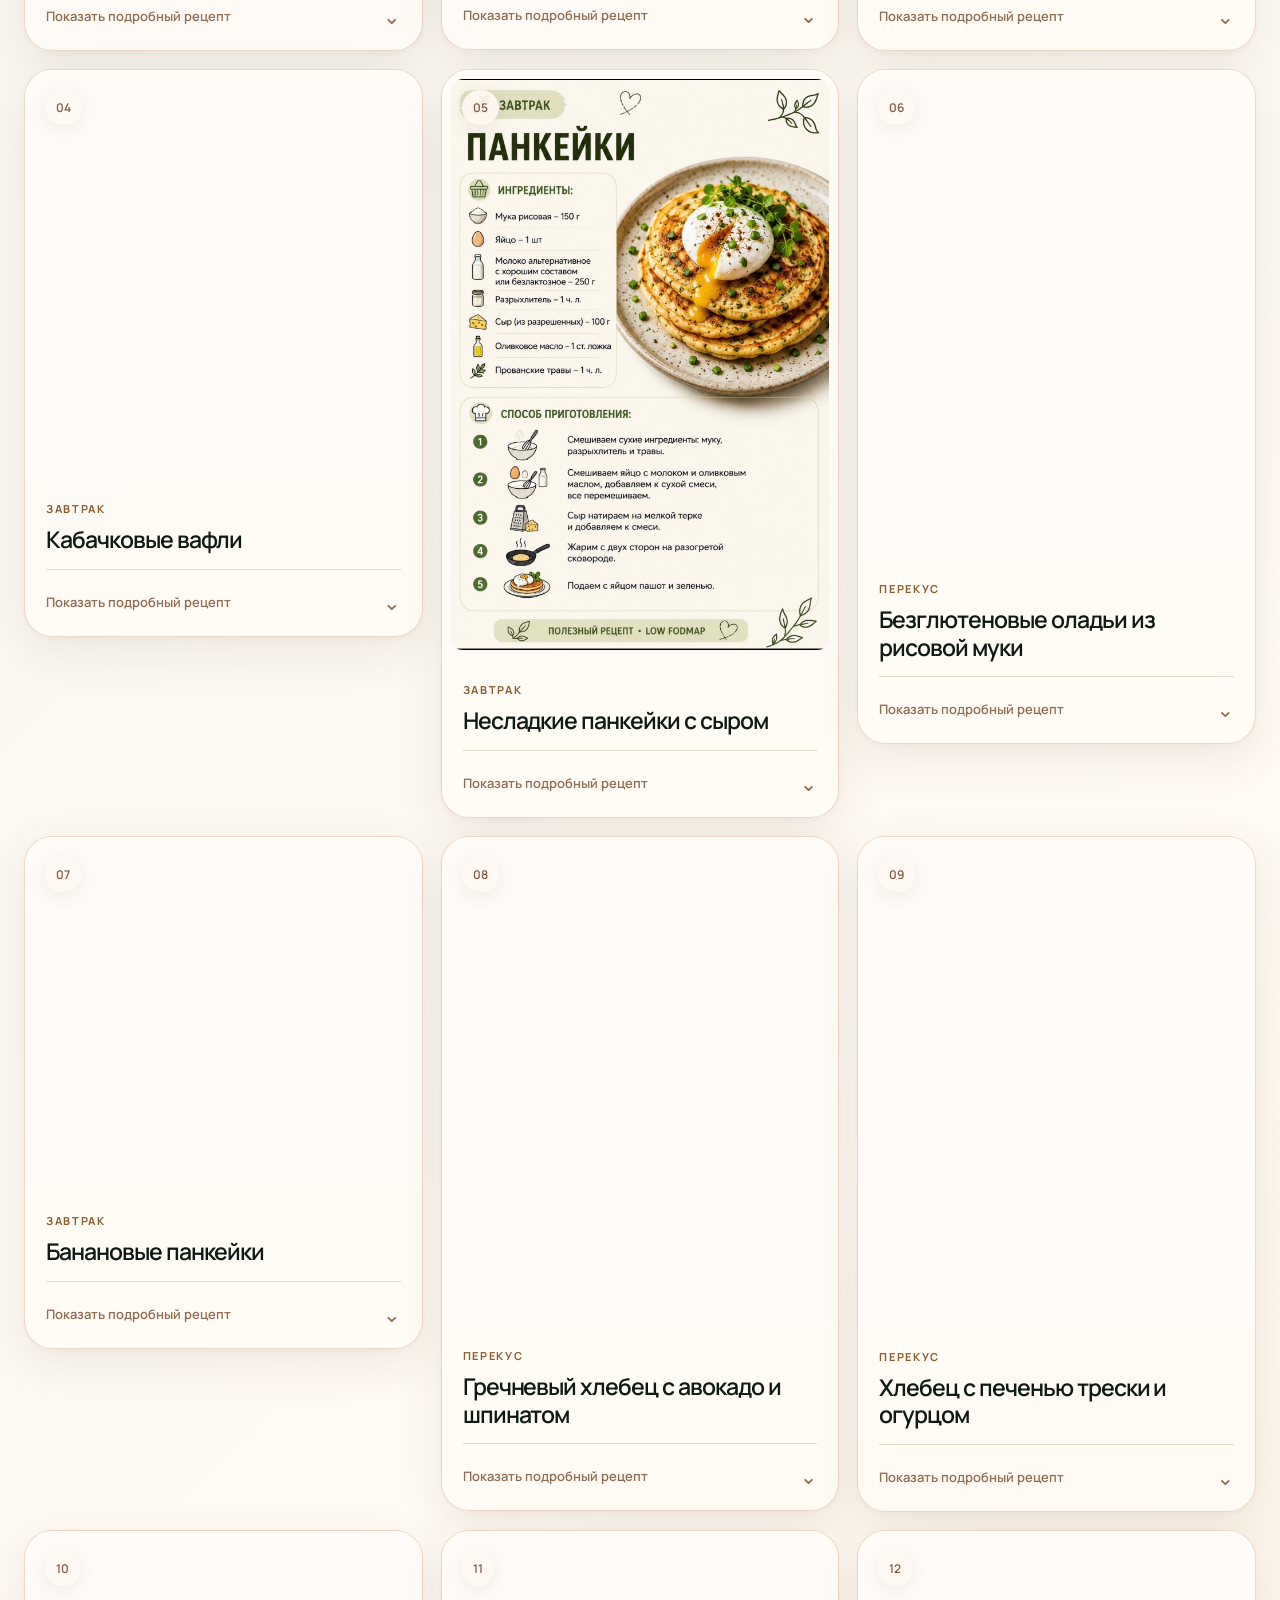
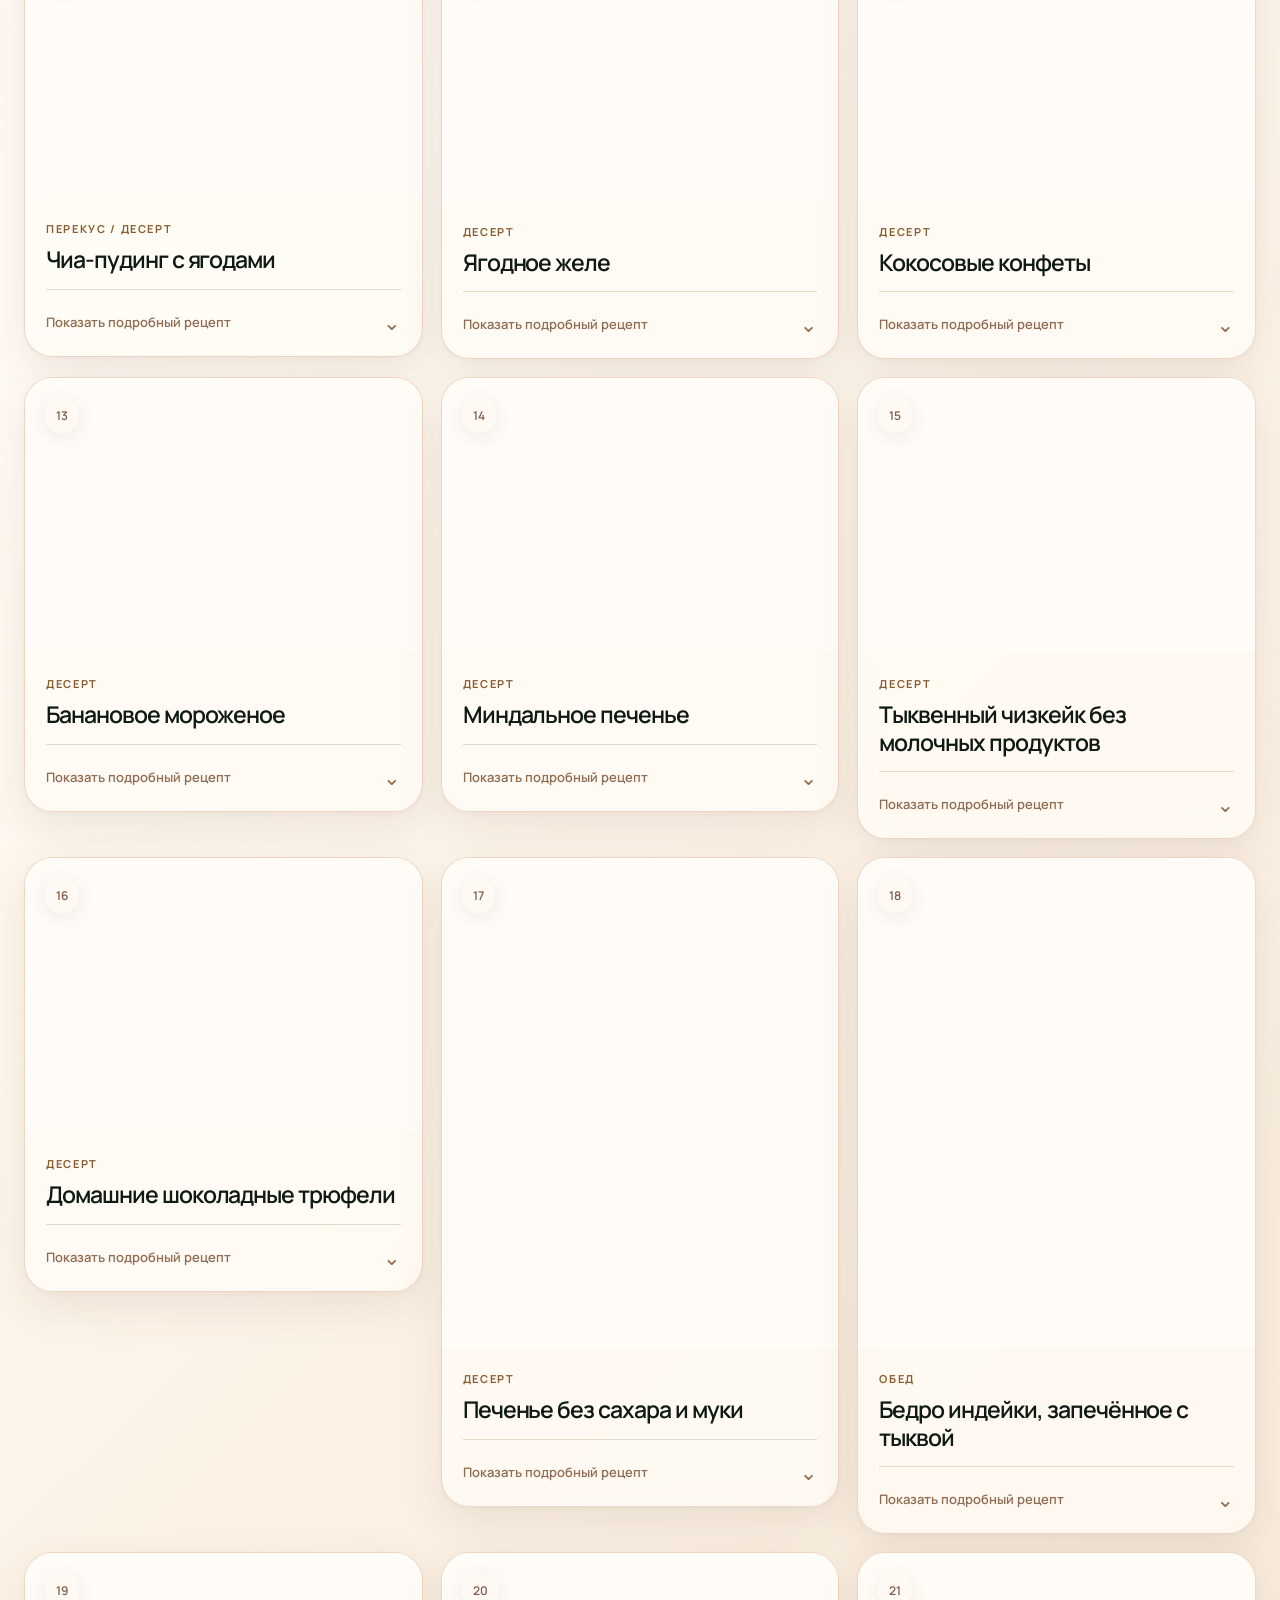
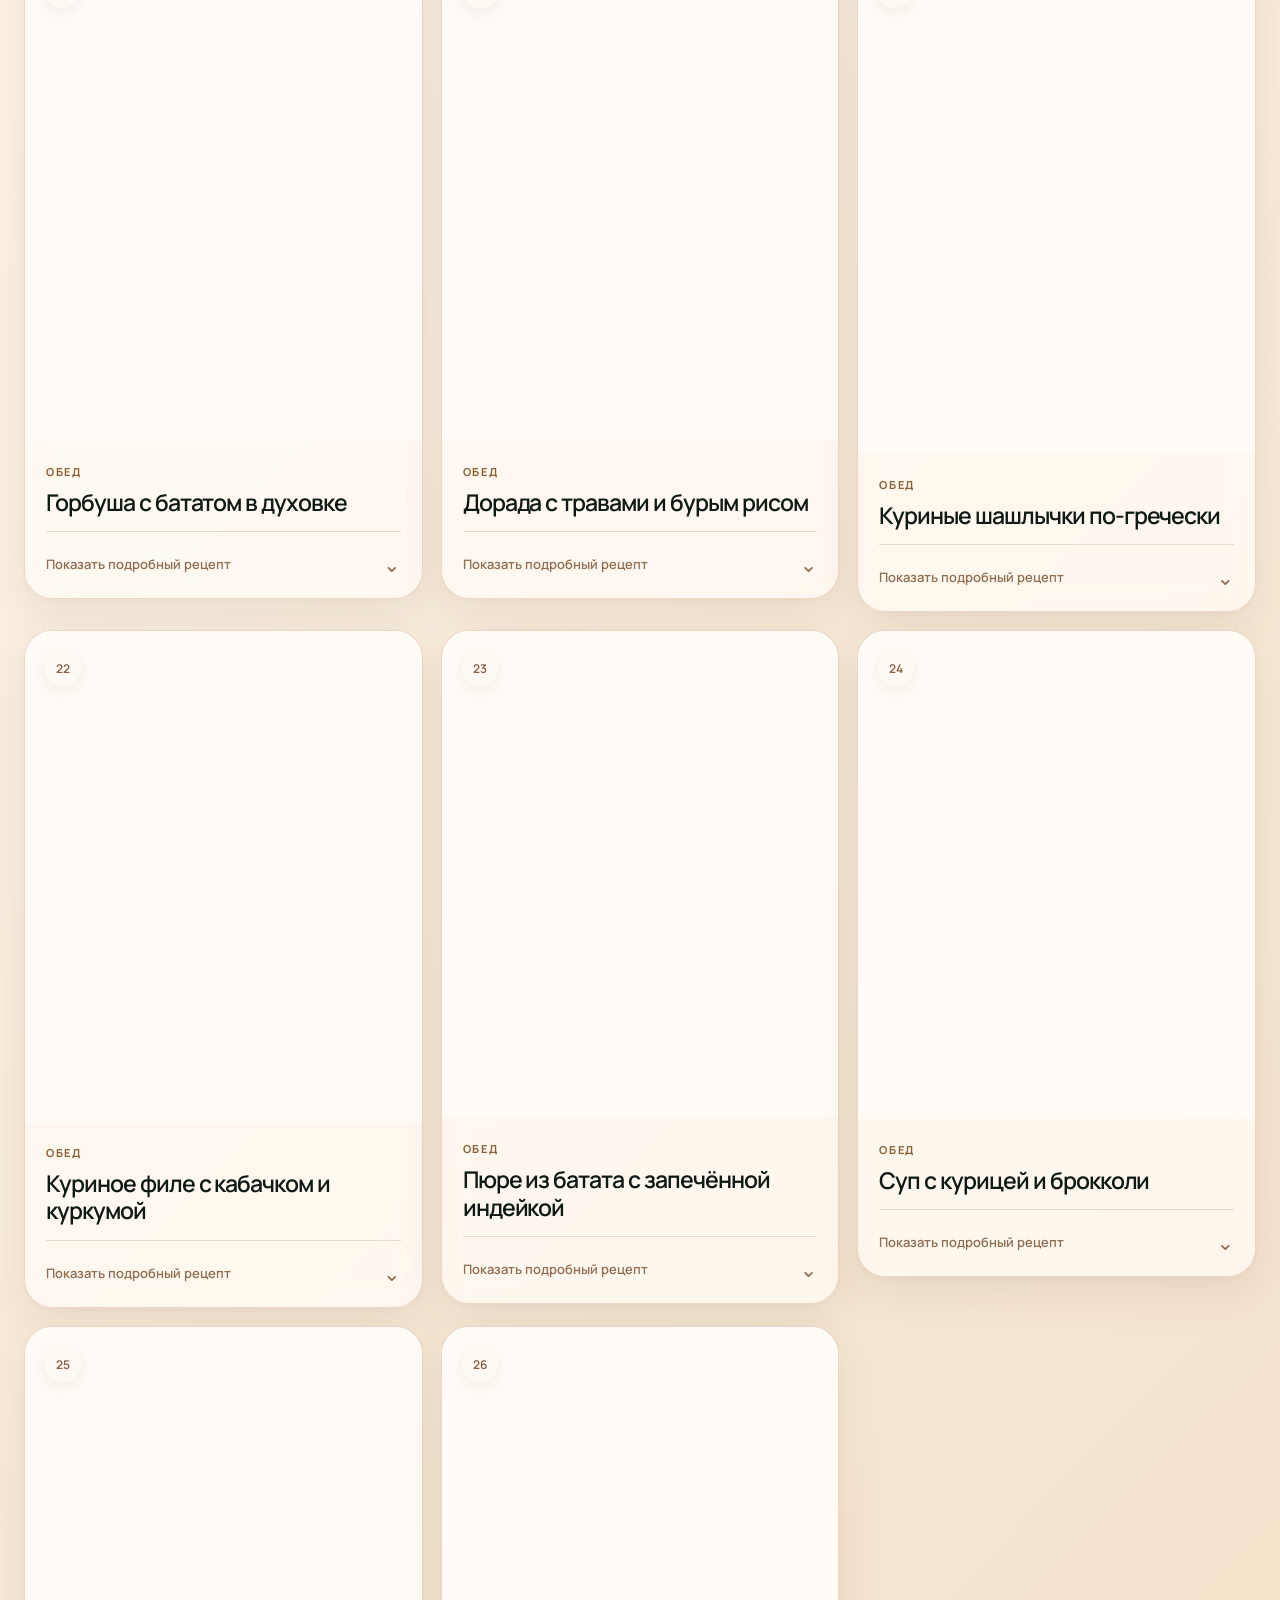
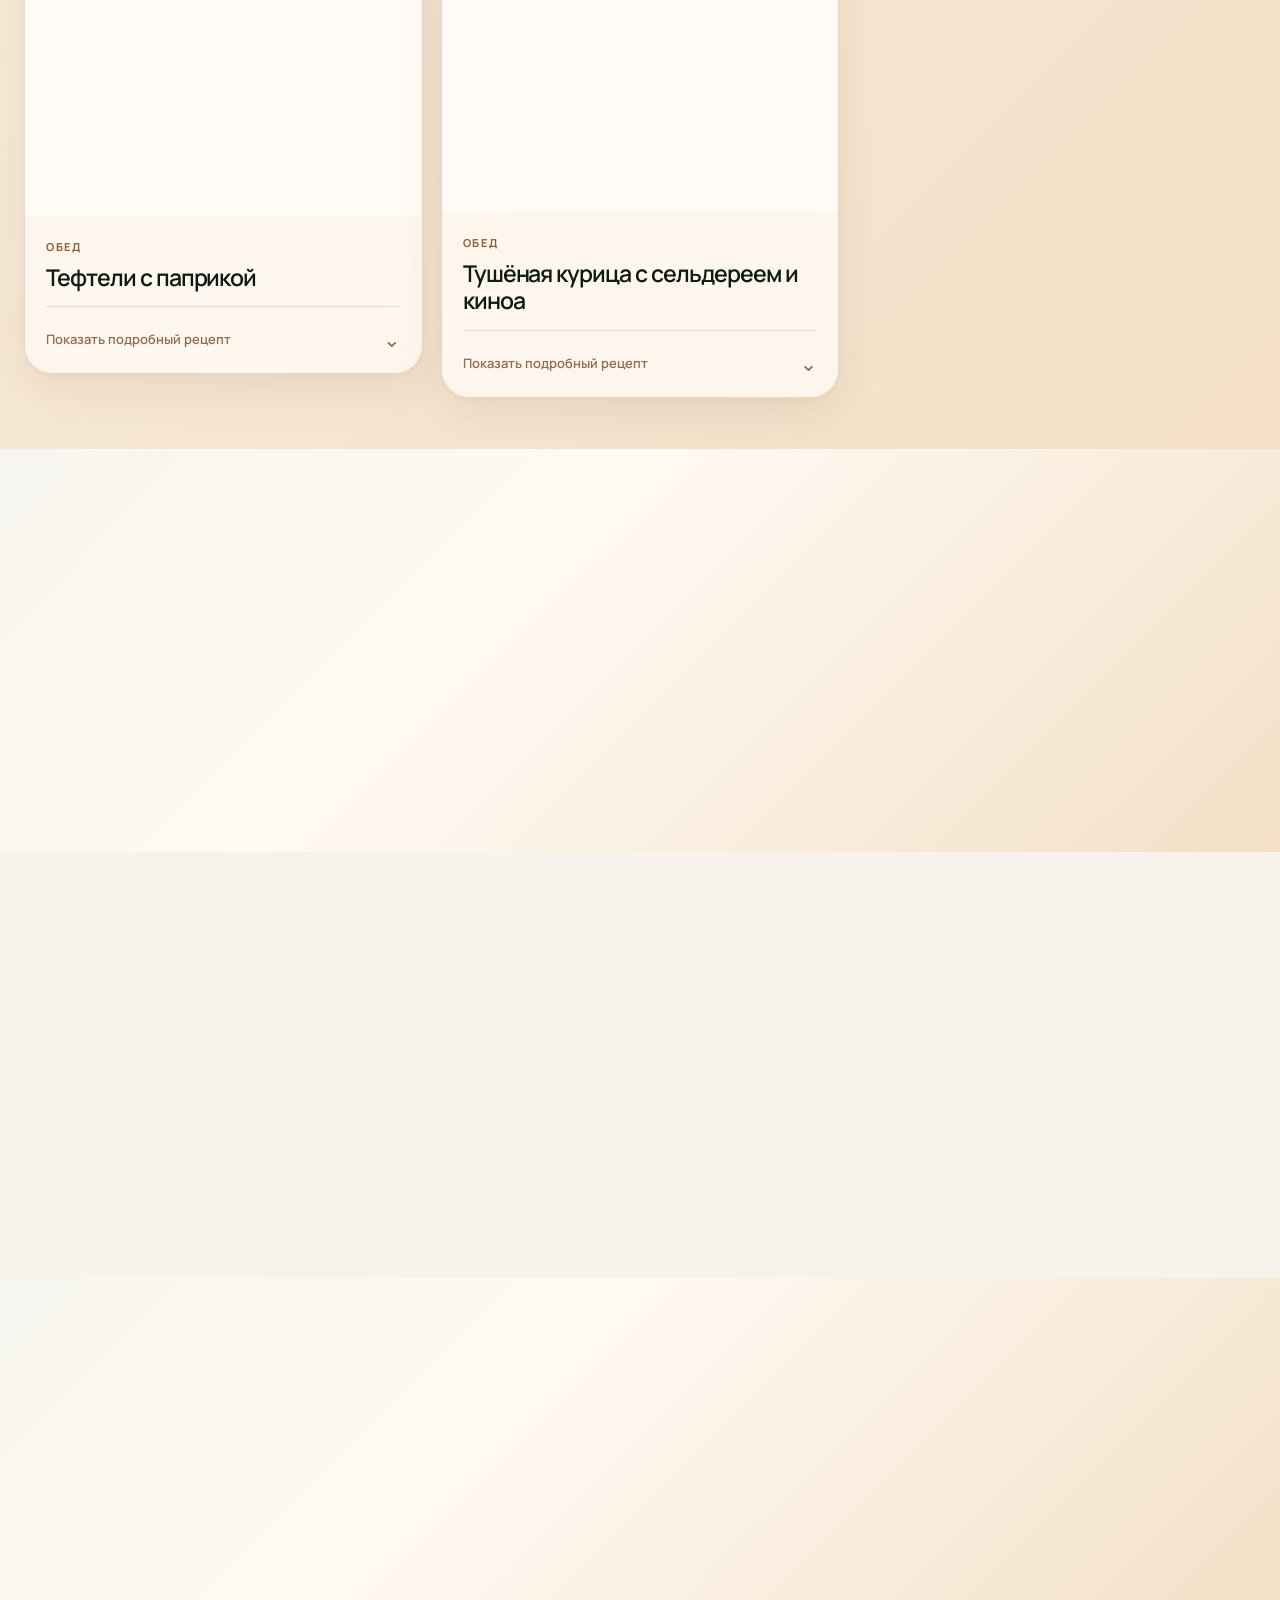
<file: nutrition.html>
<!doctype html><html lang="ru"><head><meta charset="utf-8"><meta name="viewport" content="width=device-width,initial-scale=1"><title>Питание и здоровье кишечника — Людмила Баран</title><meta name="description" content="Питание без крайностей: баланс тарелки, режим и привычки, рецепты и доказательный обзор FODMAP для здоровья кишечника."><link rel="canonical" href="nutrition.html"><link rel="stylesheet" href="assets/styles.css?v=41"><link rel="stylesheet" href="assets/gut-health.css?v=2"><link rel="preconnect" href="https://fonts.googleapis.com"><link rel="preconnect" href="https://fonts.gstatic.com" crossorigin><link rel="stylesheet" href="assets/typography.css?v=3"><link rel="stylesheet" href="assets/cream-theme.css?v=1"><link rel="stylesheet" href="assets/site-redesign.css?v=3"><link rel="stylesheet" href="assets/redesign-polish.css?v=1"><link rel="stylesheet" href="assets/recipe-library.css?v=2"><link rel="stylesheet" href="assets/compact-final.css?v=1"><link rel="stylesheet" href="assets/wellness-v3.css?v=11"><link rel="stylesheet" href="assets/site-final-fixes.css?v=12"></head><body class="gut-health-page nutrition-page"><nav class="nav"><div class="wrap navin"><a class="brand" href="index.html">ТВОЙ НУТРИЦИОЛОГ<small>ЛЮДМИЛА БАРАН</small></a><div class="links"><a href="index.html">Главная</a><a href="about.html">Обо мне</a><a href="nutrition.html">Питание</a><a href="supplements.html">БАДы</a><a href="labs.html">Анализы</a><a href="child-health.html">Детское здоровье</a><a href="community.html">Комьюнити</a><a href="services.html">Услуги</a></div><a class="btn navcta" href="services.html#contacts">Консультация</a><button class="menu">☰</button></div></nav><header class="gut-hero nutrition-hero"><div class="wrap gut-hero-grid"><div class="gut-hero-copy reveal"><span class="gut-kicker">Баланс · Здоровые привычки · Пищеварение</span><h1>Питание</h1><p>Я помогу вам выстроить понятную систему питания без жёстких запретов: сбалансированную тарелку, разнообразный рацион и привычки, которые подходят именно вам.</p><div class="gut-hero-actions"><a class="btn" href="#nutrition-basics">Основы питания →</a><a class="btn btn-outline" href="#fodmap-overview">Здоровье кишечника →</a><a class="btn btn-outline" href="#recipes">Рецепты ↓</a></div></div><div class="gut-hero-visual"><span>Баланс начинается<br>с понимания себя</span><div class="gut-hero-photo-frame"><img class="gut-hero-photo" src="%D0%9A%D0%B8%D1%88%D0%B5%D1%87%D0%BD%D0%B8%D0%BA.png" alt="Иллюстрация о пищеварении и здоровье кишечника" loading="eager" decoding="async" fetchpriority="high"></div><div class="gut-visual-small">Бережный подход к питанию</div></div></div></header><main><section class="section nutrition-basics" id="nutrition-basics"><div class="wrap"><div class="nutrition-basics-head reveal"><span class="gut-kicker">Здоровые привычки</span><h2>Основа повседневного питания</h2><p>Я предлагаю начать с простых принципов разнообразного питания. Выберите интересующую вас тему и откройте подробный разбор.</p></div><div class="cards nutrition-basics-cards reveal"><button class="card info-card" type="button" data-modal="modal-nutrition-1"><h3>Тарелка баланса</h3><p>Практический ориентир для основного приёма пищи: значительную часть тарелки занимают овощи, добавляется источн…</p><span class="readmore">Подробнее →</span></button><button class="card info-card" type="button" data-modal="modal-nutrition-2"><h3>Режим питания</h3><p>Универсального количества приёмов пищи нет. Кому-то комфортны три основных приёма, кому-то нужны дополнительны…</p><span class="readmore">Подробнее →</span></button><button class="card info-card" type="button" data-modal="modal-nutrition-3"><h3>Устойчивые привычки</h3><p>Рацион работает не один день, поэтому полезнее небольшие действия, которые можно повторять месяцами: держать д…</p><span class="readmore">Подробнее →</span></button></div></div></section><section class="section gut-intro" id="fodmap-overview"><div class="wrap gut-intro-grid"><div class="reveal"><span class="gut-kicker">Протокол FODMAP</span><h2>Понимать продукты,<br>а не бояться их</h2></div><div class="gut-intro-text reveal"><p><strong>FODMAP</strong> — это группа короткоцепочечных углеводов, которые у некоторых людей плохо всасываются и могут усиливать вздутие, боль и другие симптомы синдрома раздражённого кишечника (СРК).</p><p>Диета с пониженным содержанием FODMAP — один из возможных инструментов при СРК, но не универсальный «детокс», не лечение всех заболеваний кишечника и не пожизненный список запретов.</p></div></div></section>
<section class="gut-explainer" id="fodmap-explained"><div class="wrap">
<div class="gut-headline reveal"><span class="gut-kicker">Понятная схема</span><h2>Как FODMAP влияют на пищеварение</h2><p>Небольшие углеводы могут хуже всасываться у некоторых людей. Это нормально не для всех становится проблемой: симптомы зависят от чувствительности кишечника и других факторов.</p></div>
<div class="gut-mechanism reveal"><div class="gut-mechanism-node"><span class="gut-mechanism-icon" aria-hidden="true">01</span><h3>Тонкий кишечник</h3><p>Некоторые FODMAP всасываются не полностью и могут притягивать воду в просвет кишечника.</p></div><span class="gut-mechanism-arrow" aria-hidden="true">→</span><div class="gut-mechanism-node"><span class="gut-mechanism-icon" aria-hidden="true">02</span><h3>Толстый кишечник</h3><p>Часть углеводов достигает толстой кишки, где микробиота ферментирует их с образованием газа.</p></div><span class="gut-mechanism-arrow" aria-hidden="true">→</span><div class="gut-mechanism-node"><span class="gut-mechanism-icon" aria-hidden="true">03</span><h3>Самочувствие</h3><p>У людей с повышенной чувствительностью возможны вздутие, дискомфорт и изменение стула.</p></div></div>
<div class="gut-fodmap-caption"><strong>Расшифровка:</strong> Fermentable Oligosaccharides, Disaccharides, Monosaccharides And Polyols — ферментируемые олигосахариды, дисахариды, моносахариды и полиолы.</div>
</div></section>
<section class="gut-food-comparison"><div class="wrap"><div class="gut-headline reveal"><span class="gut-kicker">Примеры продуктов</span><h2>Что можно заменить на время первого этапа</h2><p>Важен не только продукт, но и его количество: эти примеры помогают ориентироваться и не являются списком абсолютных запретов.</p></div>
<div class="gut-compare-grid"><article class="gut-compare-card reveal"><div class="gut-compare-icon" aria-hidden="true">−</div><h3>Примеры продуктов с высоким содержанием FODMAP</h3><p>Иногда их временно ограничивают на этапе исключения.</p><ul><li>Лук и чеснок</li><li>Некоторые блюда из пшеницы и ржи</li><li>Обычное молоко при непереносимости лактозы</li><li>Яблоки, груши, мёд</li><li>Некоторые бобовые</li><li>Сорбитол и маннитол в составе продуктов</li></ul></article>
<article class="gut-compare-card gut-compare-positive reveal"><div class="gut-compare-icon" aria-hidden="true">+</div><h3>Примеры альтернатив с низким содержанием FODMAP</h3><p>Конкретная переносимость и размеры порций всё равно имеют значение.</p><ul><li>Рис, киноа и картофель</li><li>Яйца, рыба, простое мясо без добавок</li><li>Морковь, огурцы, листовая зелень</li><li>Киви, клубника и цитрусовые в подходящих порциях</li><li>Безлактозные продукты при переносимости</li><li>Масла, свежие травы, специи без чеснока и лука</li></ul></article></div>
</div></section><section class="section gut-protocol" id="fodmap-protocol"><div class="wrap"><div class="gut-headline reveal"><span class="gut-kicker">Три этапа</span><h2>Как устроен подход FODMAP</h2><p>Сначала наблюдаем, затем проверяем переносимость и постепенно расширяем рацион.</p></div><div class="gut-steps"><article class="gut-step reveal"><span class="gut-step-number">01</span><span class="gut-step-period">На 2–6 недель</span><h3>Начальный этап</h3><p>Временная замена продуктов с высоким содержанием FODMAP на варианты с низким содержанием. Цель — оценить, меняются ли симптомы. Стартовать лучше после обсуждения с врачом или диетологом.</p></article><article class="gut-step reveal"><span class="gut-step-number">02</span><span class="gut-step-period">Постепенно, по группам</span><h3>Возвращение продуктов</h3><p>Если самочувствие улучшилось, группы FODMAP возвращают последовательно, отслеживая реакцию и размер порции. Не следует исключать всё на неопределённый срок.</p></article><article class="gut-step reveal"><span class="gut-step-number">03</span><span class="gut-step-period">Долгосрочный подход</span><h3>Персональный рацион</h3><p>Формируется максимально разнообразное питание: продукты, которые переносятся хорошо, возвращаются, а ограничения оставляют только там, где они действительно необходимы.</p></article></div><div class="gut-protocol-note reveal"><strong>Почему не стоит задерживаться на ограничениях?</strong><p>Длительное исключение множества продуктов может сокращать разнообразие питания и приводить к недостатку клетчатки и некоторых нутриентов. Планируйте этапы с медицинским специалистом.</p></div></div></section>
<section class="recipe-library" id="recipes"><div class="wrap" data-recipe-library></div></section><section class="section gut-journal"><div class="wrap gut-journal-panel reveal"><div><span class="gut-kicker">Мягкое наблюдение</span><h2>Дневник самочувствия</h2><p>Что ели, в каком количестве, какие возникли симптомы — это полезнее, чем бесконечно расширять список запретов.</p></div><div class="gut-journal-tips"><div><span>01</span> Отмечайте состав и порцию еды</div><div><span>02</span> Фиксируйте самочувствие без самодиагностики</div><div><span>03</span> Обсуждайте закономерности с врачом</div></div></div></section>
<section class="section gut-care"><div class="wrap gut-care-box reveal"><h2>Важно для здоровья</h2><p>При выраженной или нарастающей боли, крови в стуле, необъяснимом снижении веса, анемии, лихорадке и других тревожных симптомах не ограничивайтесь диетой — обратитесь за медицинской помощью. При заболеваниях, беременности, в детском возрасте или расстройствах пищевого поведения ограничения без специалиста особенно нежелательны.</p><div class="gut-sources"><a href="https://www.monashfodmap.com/blog/3-phases-low-fodmap-diet/" target="_blank" rel="noopener noreferrer">Источник: Monash University →</a><a href="https://www.niddk.nih.gov/health-information/digestive-diseases/irritable-bowel-syndrome/treatment" target="_blank" rel="noopener noreferrer">Источник: NIDDK →</a></div><a class="btn" href="https://t.me/trunova1977" target="_blank" rel="noopener noreferrer">Обсудить питание со мной →</a></div></section>
<section class="section soft"><div class="wrap ctaBox reveal"><div><h2>Разберём ваш рацион вместе?</h2><p>На консультации я учту ваши цели, привычки и особенности самочувствия.</p></div><a class="btn" target="_blank" href="https://t.me/trunova1977">Написать мне →</a></div></section></main><div class="tgbar"><a class="btn" target="_blank" rel="noopener noreferrer" href="https://t.me/trunova1977">✦ Telegram</a></div><div class="modal" id="modal-nutrition-1" aria-hidden="true"><div class="modal-backdrop" data-close-modal></div><article class="modal-panel" role="dialog" aria-modal="true" aria-labelledby="title-nutrition-1"><button class="modal-close" type="button" data-close-modal aria-label="Закрыть">×</button><div class="modal-kicker">ЗДОРОВЬЕ ВНУТРИ НАС</div><h2 id="title-nutrition-1">Тарелка баланса</h2><h3>Принцип</h3><p>Практический ориентир для основного приёма пищи: значительную часть тарелки занимают овощи, добавляется источник белка и источник углеводов, а также небольшое количество жиров. Это не строгая формула и не требует взвешивания каждого продукта.</p><h3>Что даёт</h3><p>Помогает визуально разнообразить рацион и помнить о белке, овощах и источниках энергии. Состав и порции зависят от возраста, активности, целей, аппетита и состояния здоровья.</p><h3>На практике</h3><p>Меняйте овощи, крупы и источники белка в течение недели — разнообразие обычно важнее поиска одного «идеального» продукта.</p></article></div><div class="modal" id="modal-nutrition-2" aria-hidden="true"><div class="modal-backdrop" data-close-modal></div><article class="modal-panel" role="dialog" aria-modal="true" aria-labelledby="title-nutrition-2"><button class="modal-close" type="button" data-close-modal aria-label="Закрыть">×</button><div class="modal-kicker">ЗДОРОВЬЕ ВНУТРИ НАС</div><h2 id="title-nutrition-2">Режим питания</h2><h3>Главная идея</h3><p>Универсального количества приёмов пищи нет. Кому-то комфортны три основных приёма, кому-то нужны дополнительные перекусы. Важнее устойчивый режим, который соответствует распорядку дня и помогает замечать голод и насыщение.</p><h3>На что смотреть</h3><p>Длительные интервалы могут быть комфортны не всем. Оцените энергию в течение дня, выраженность голода к вечеру и то, насколько режим реально соблюдать.</p><h3>Без крайностей</h3><p>Не нужно превращать часы в жёсткое правило. При медицинских состояниях режим питания лучше согласовывать с врачом или профильным специалистом.</p></article></div><div class="modal" id="modal-nutrition-3" aria-hidden="true"><div class="modal-backdrop" data-close-modal></div><article class="modal-panel" role="dialog" aria-modal="true" aria-labelledby="title-nutrition-3"><button class="modal-close" type="button" data-close-modal aria-label="Закрыть">×</button><div class="modal-kicker">ЗДОРОВЬЕ ВНУТРИ НАС</div><h2 id="title-nutrition-3">Устойчивые привычки</h2><h3>Почему важны</h3><p>Рацион работает не один день, поэтому полезнее небольшие действия, которые можно повторять месяцами: держать дома базовые продукты, планировать несколько блюд, добавлять овощи и постепенно расширять разнообразие.</p><h3>Как начать</h3><p>Выберите одно изменение на ближайшую неделю: например, добавить овощи к обеду или подготовить продукты для завтрака вечером. Когда действие становится привычным, добавляйте следующее.</p><h3>Подход</h3><p>Не делите еду на «идеальную» и «запрещённую». Гибкость помогает встроить питание в обычную жизнь, а не подчинять жизнь питанию.</p></article></div><script src="assets/app.js?v=37"></script><script src="assets/site-redesign.js?v=10"></script><script src="assets/recipe-library.js?v=3"></script><script src="assets/wellness-v3.js?v=5"></script></body></html>
</file>
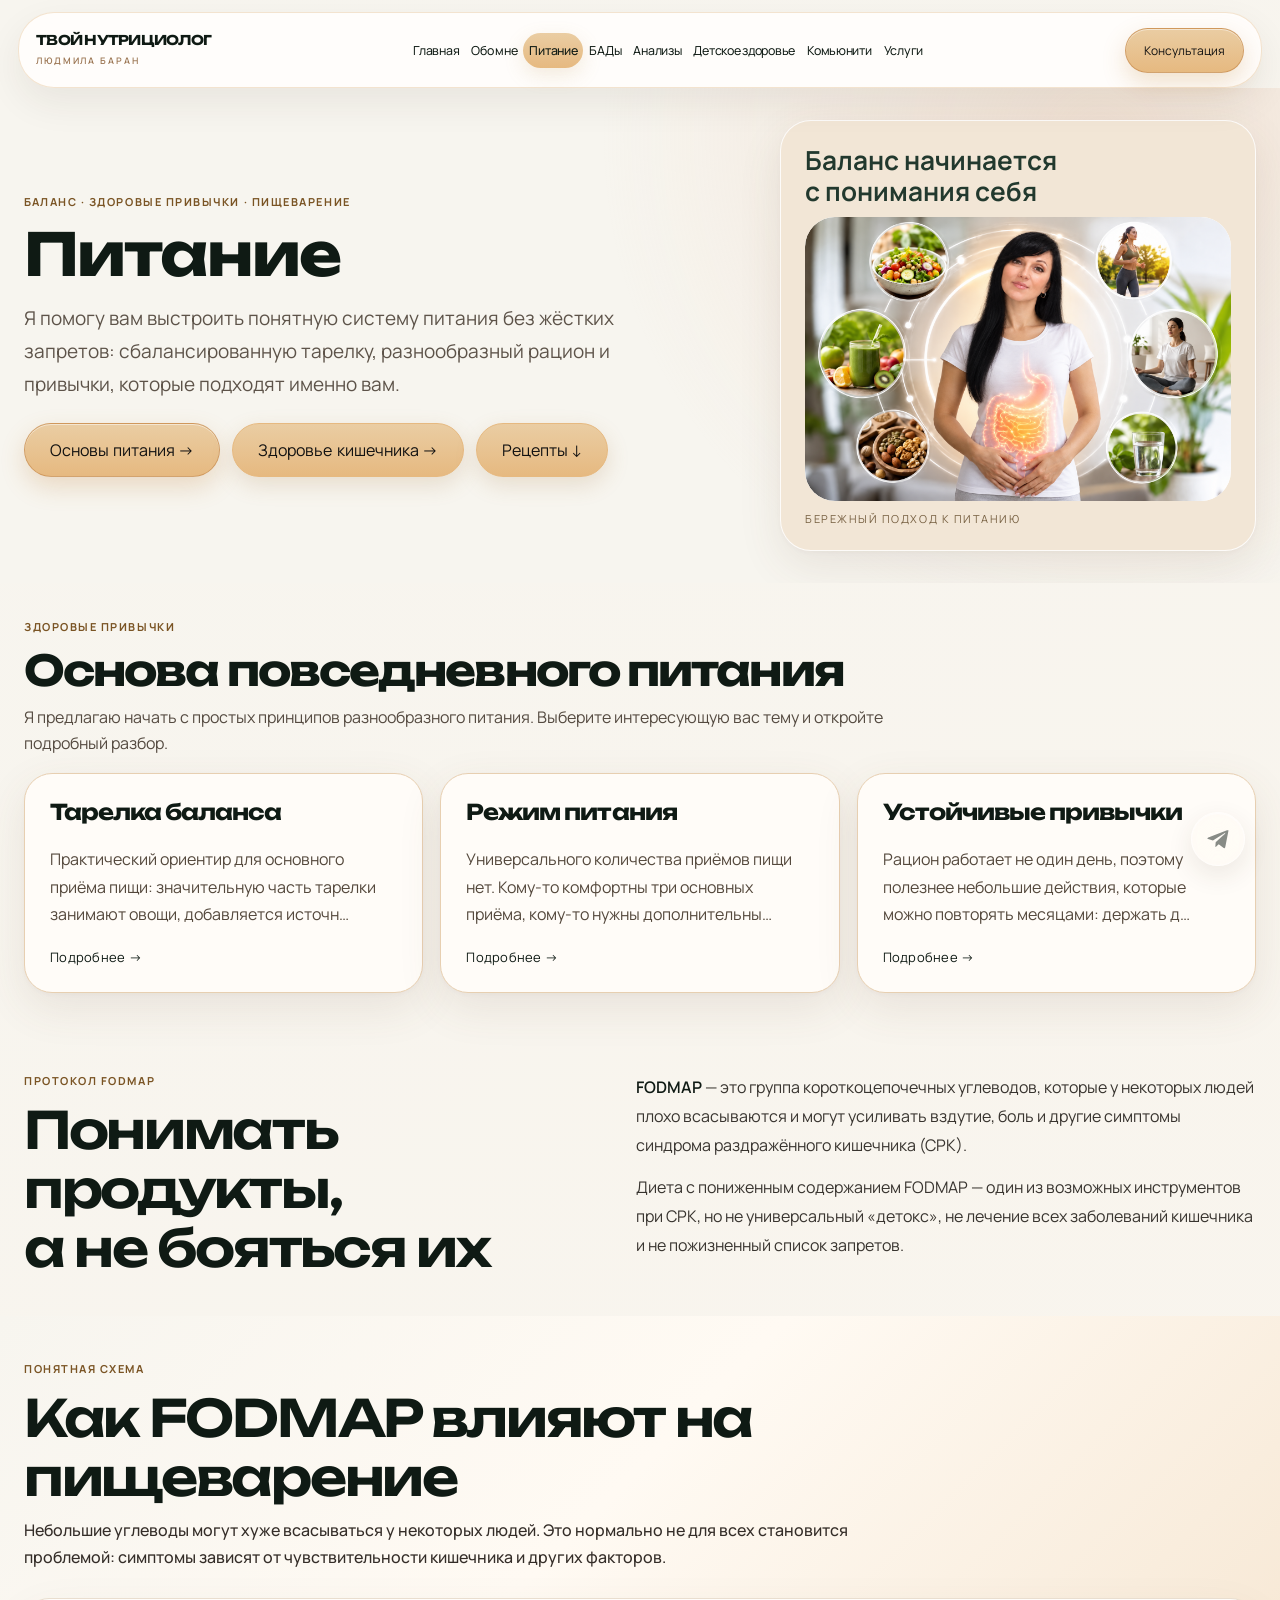
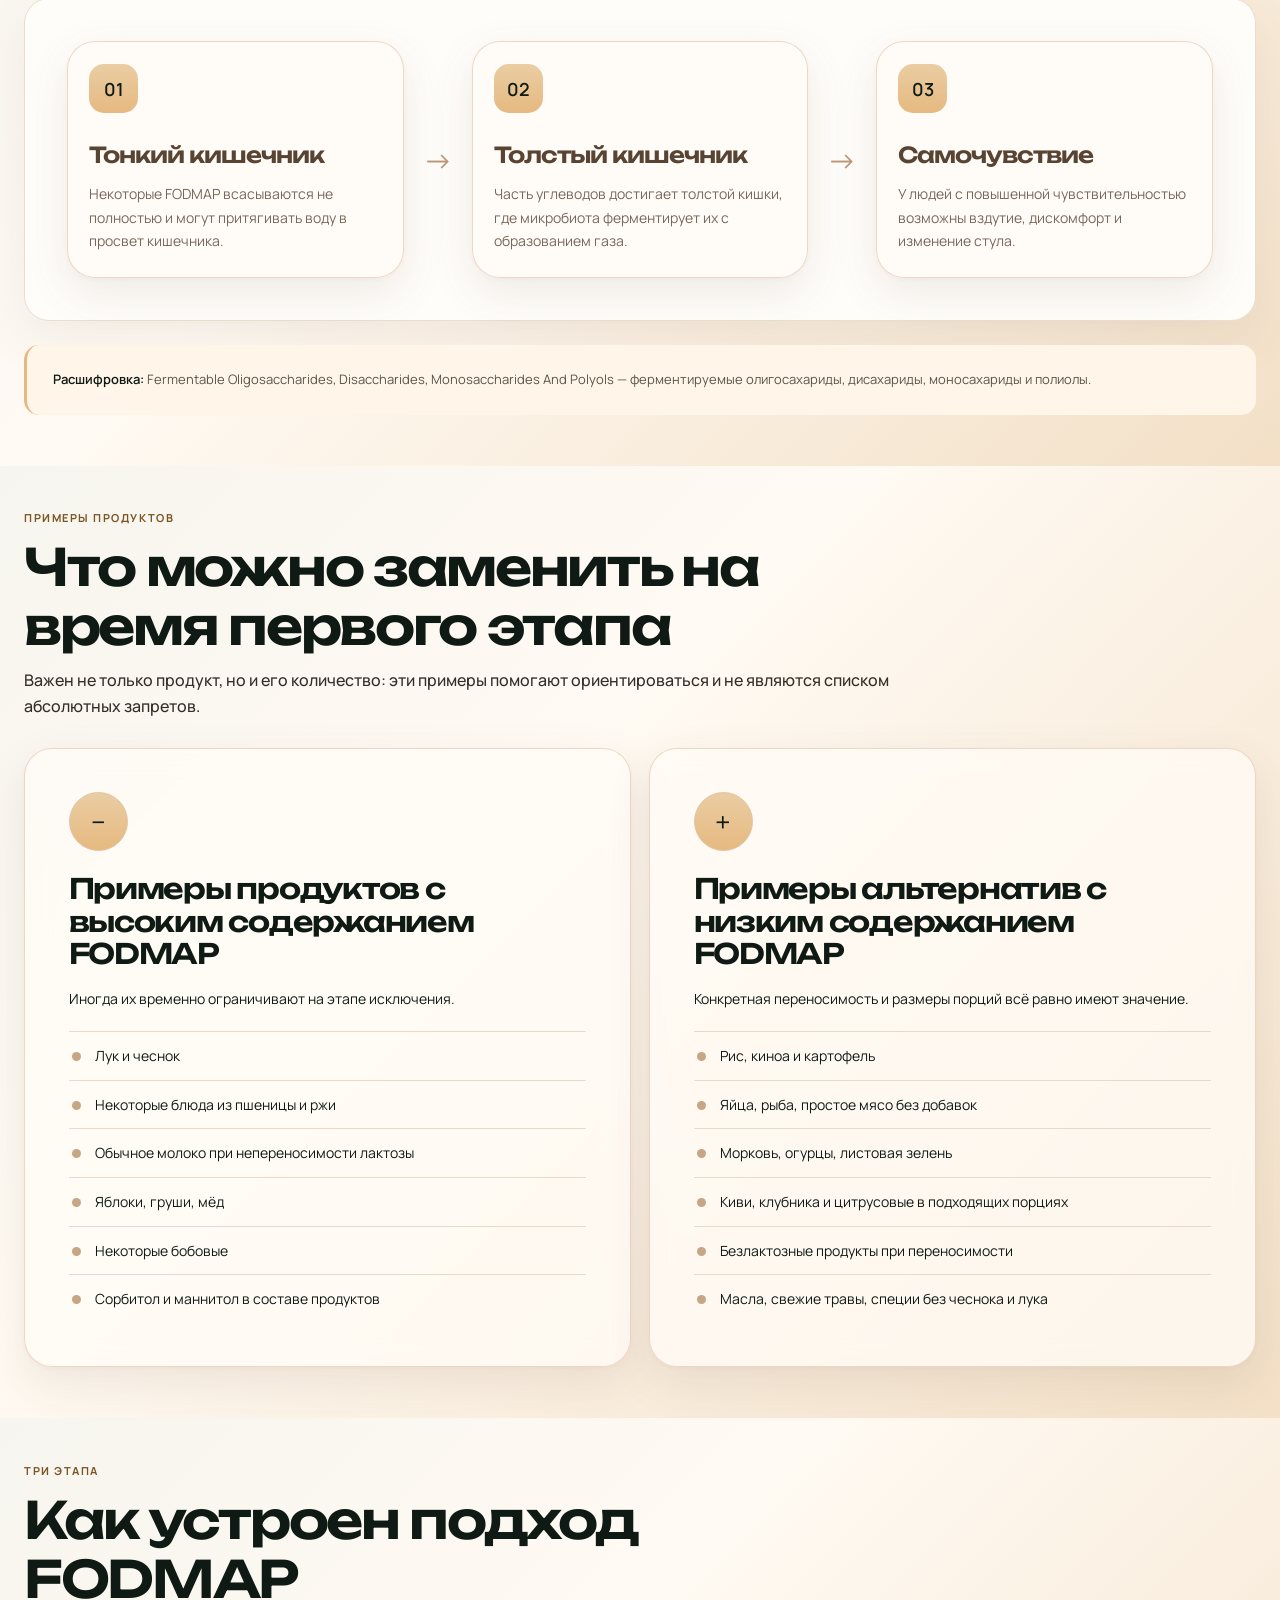
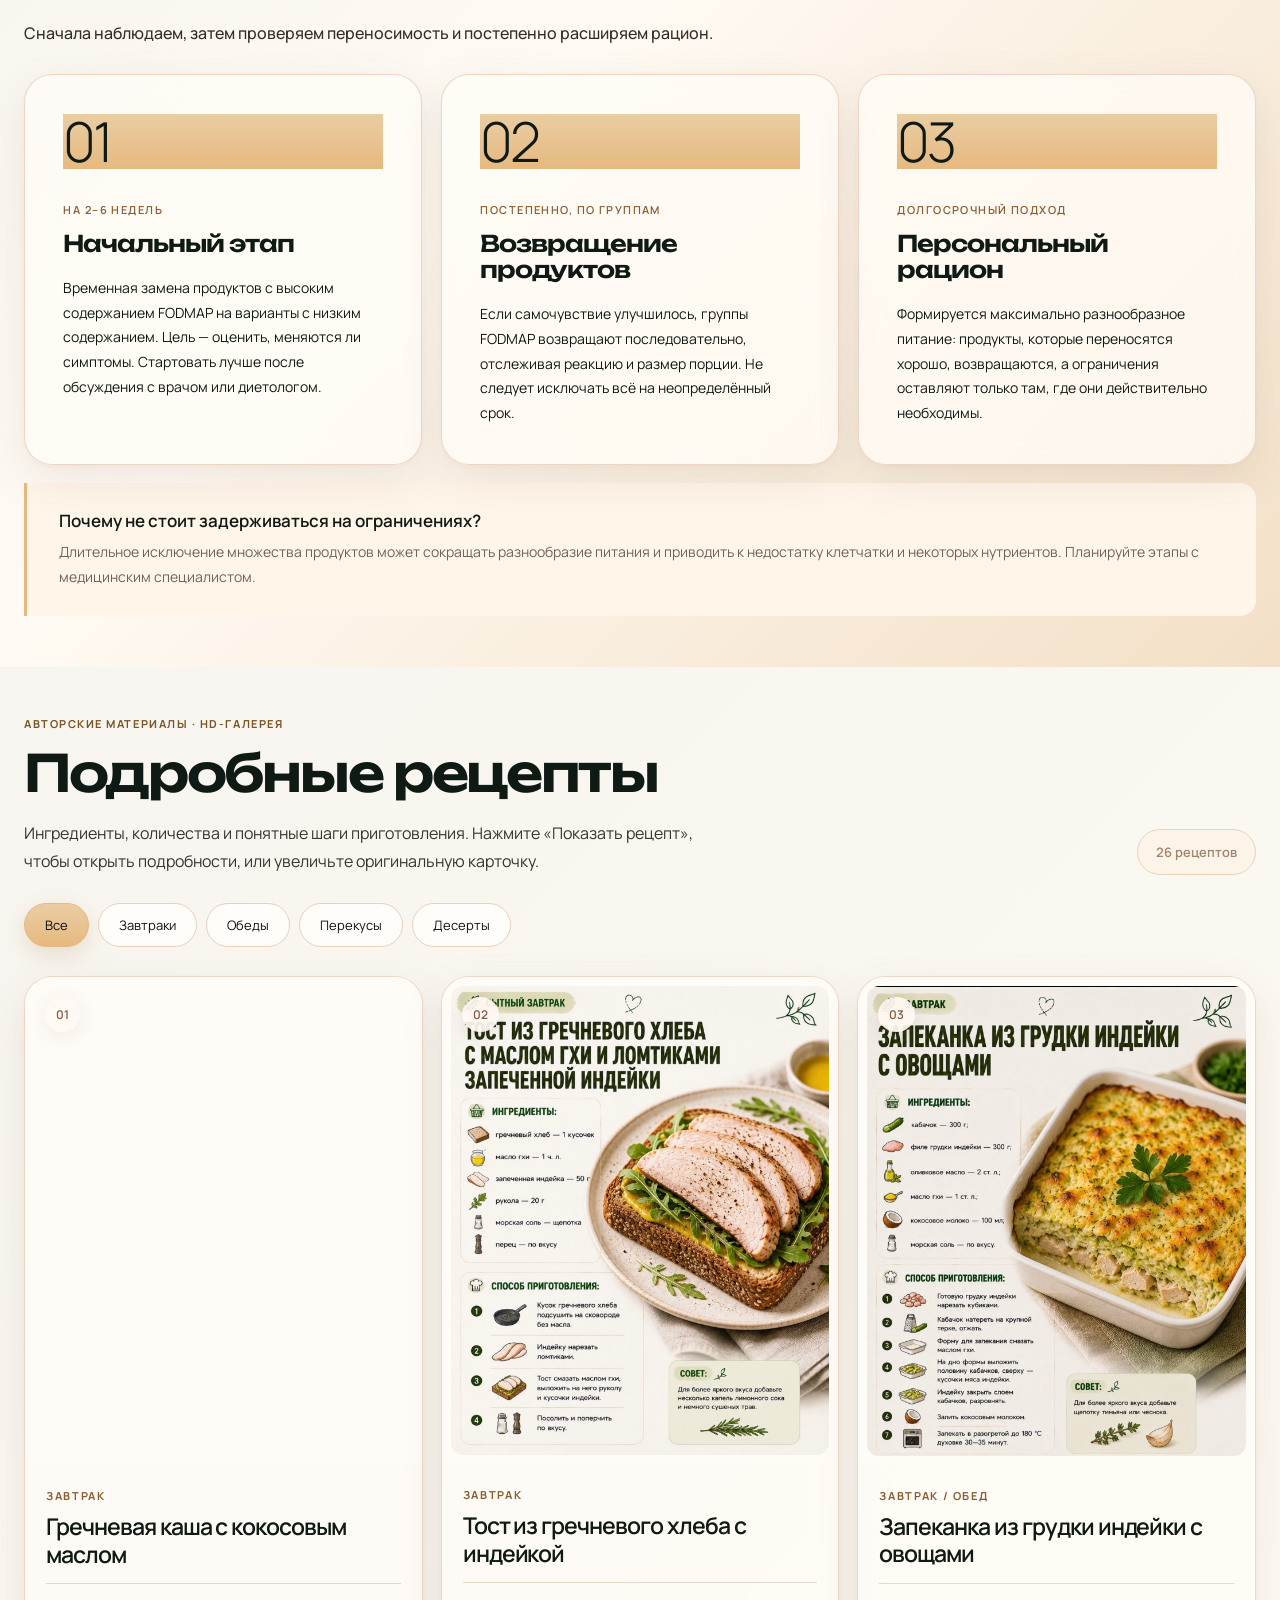
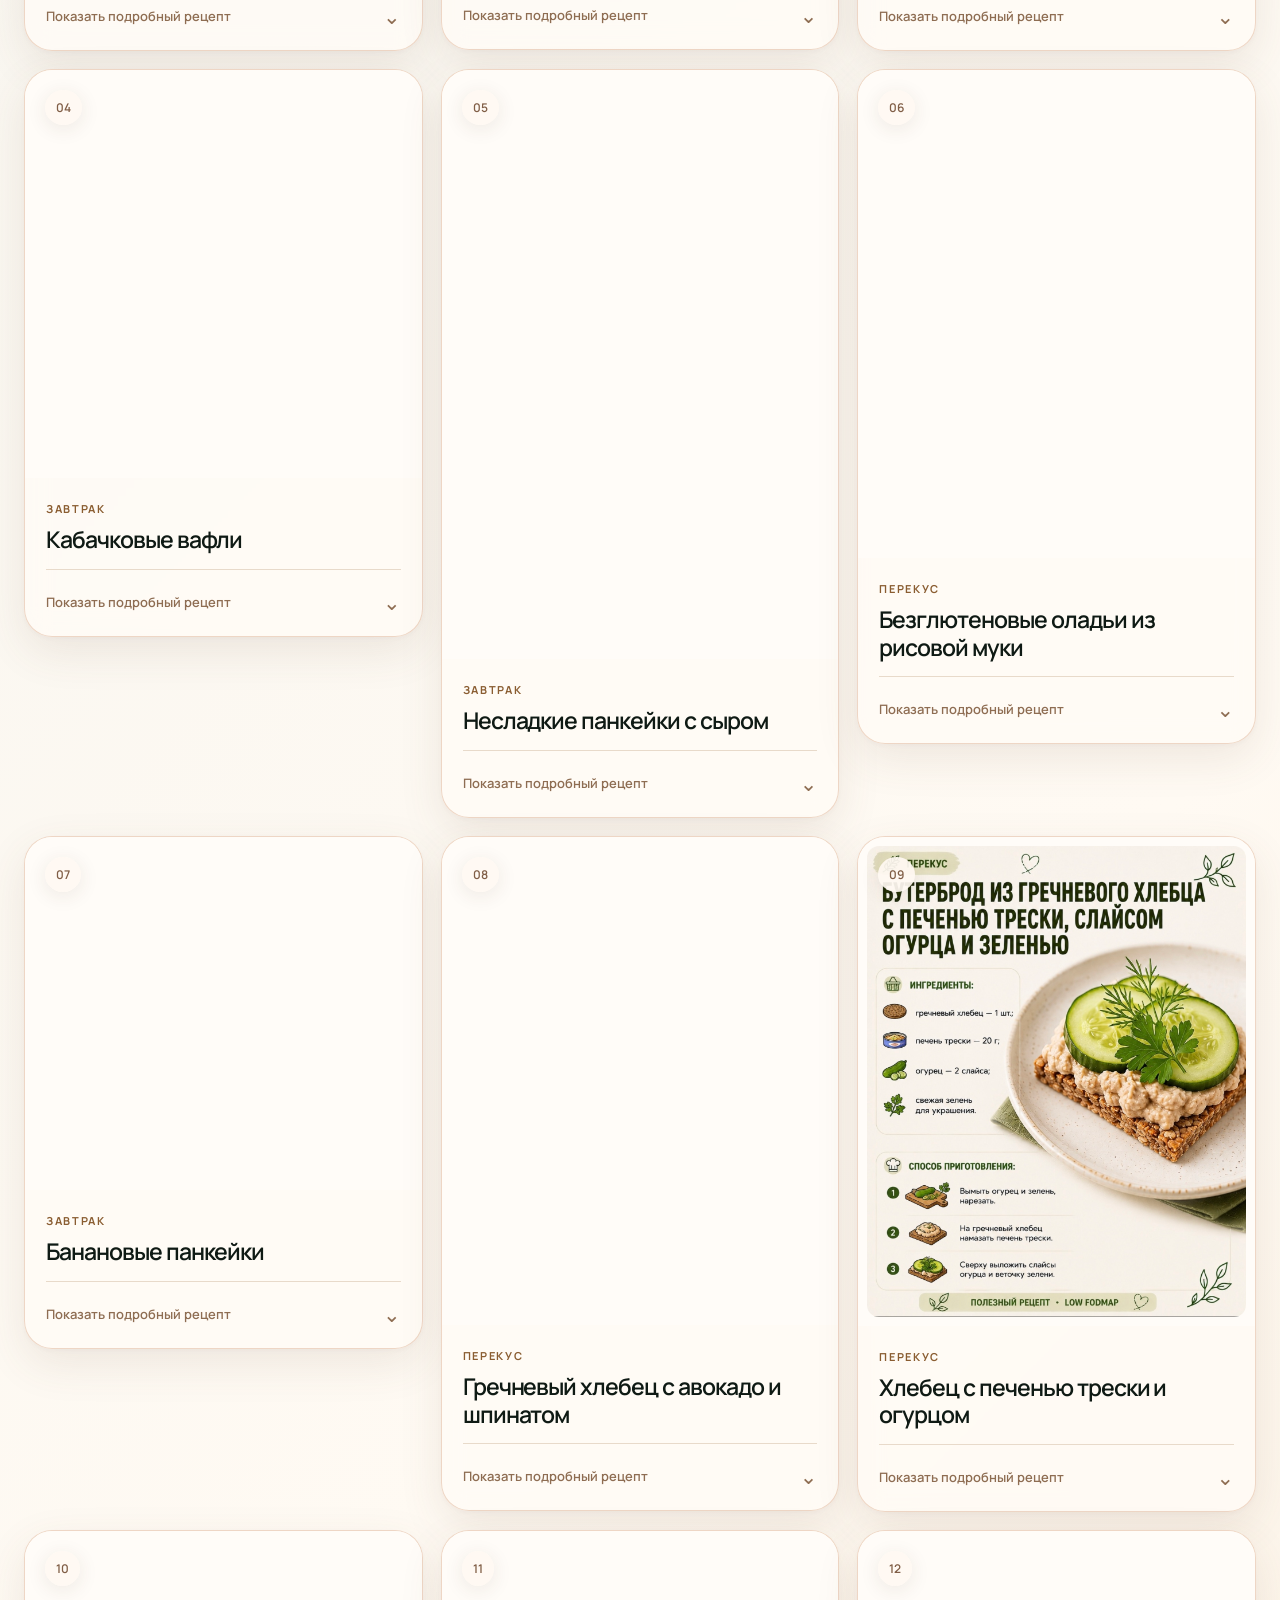
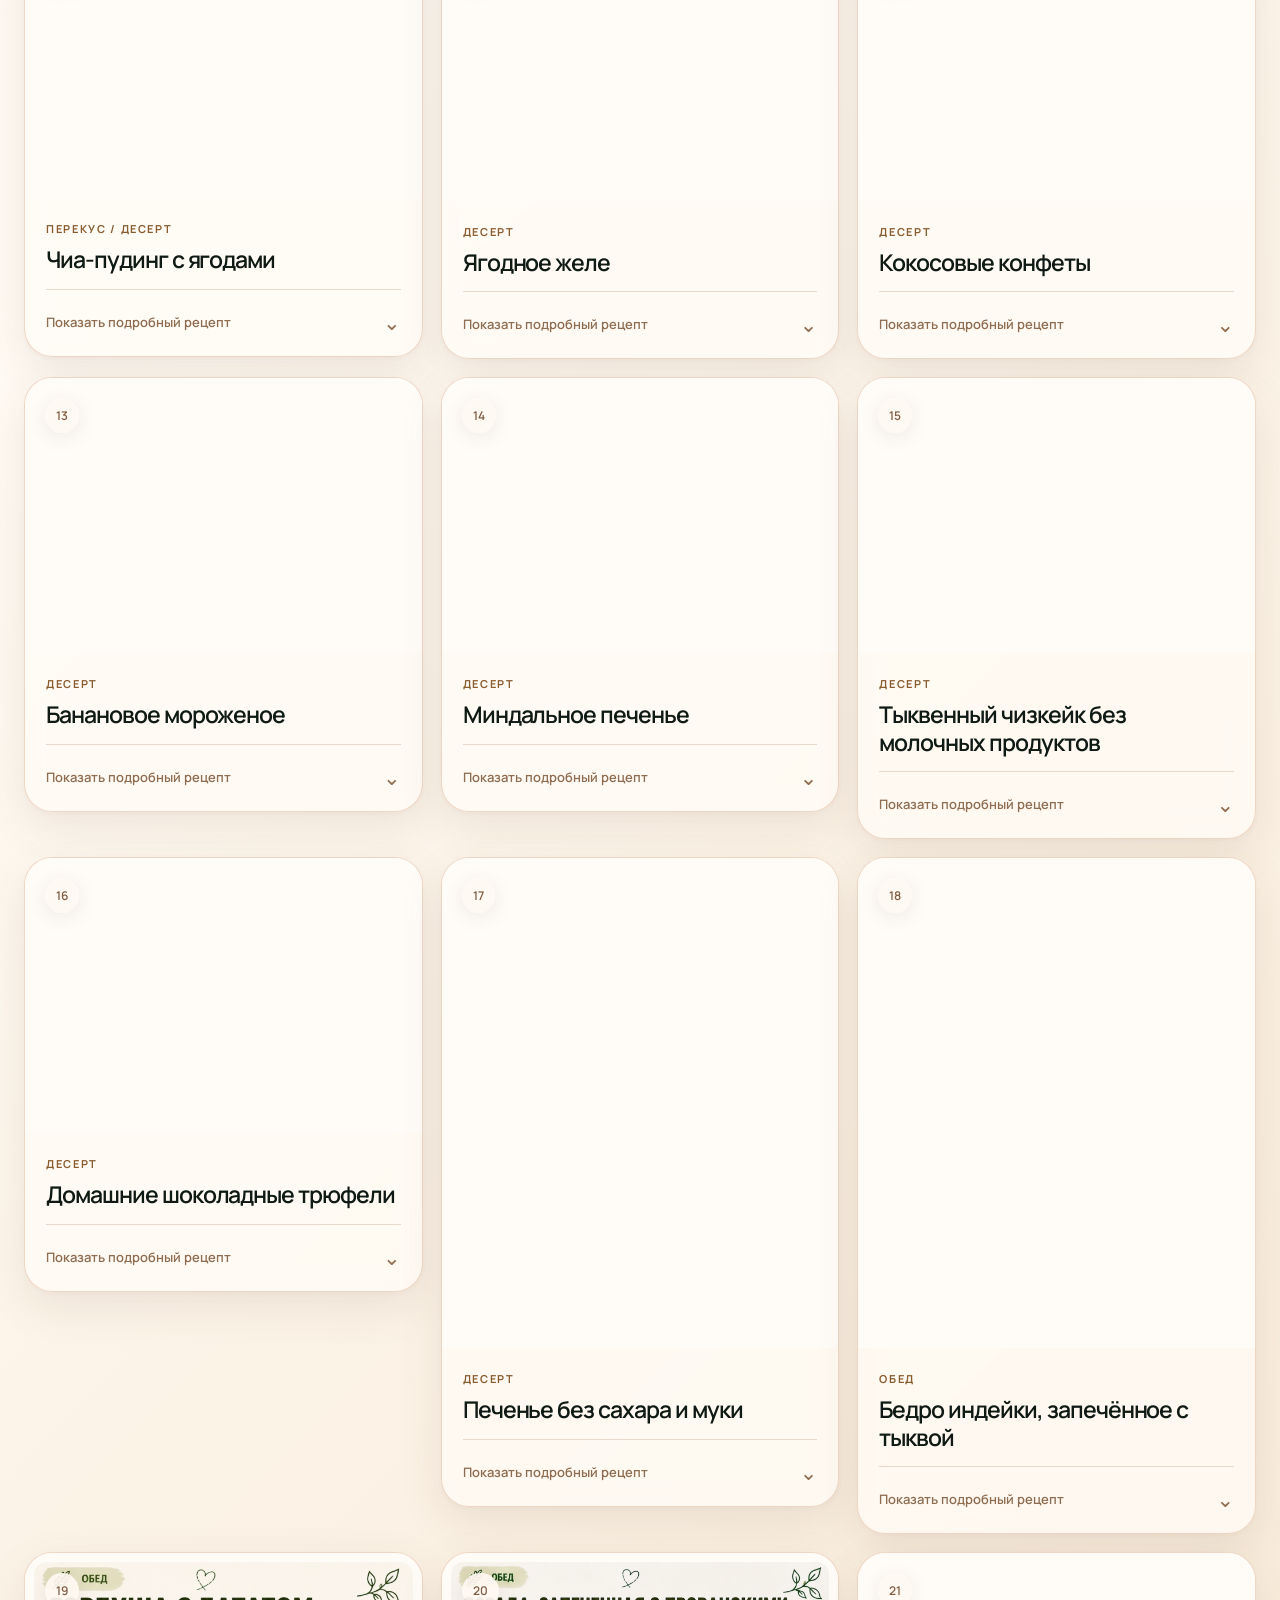
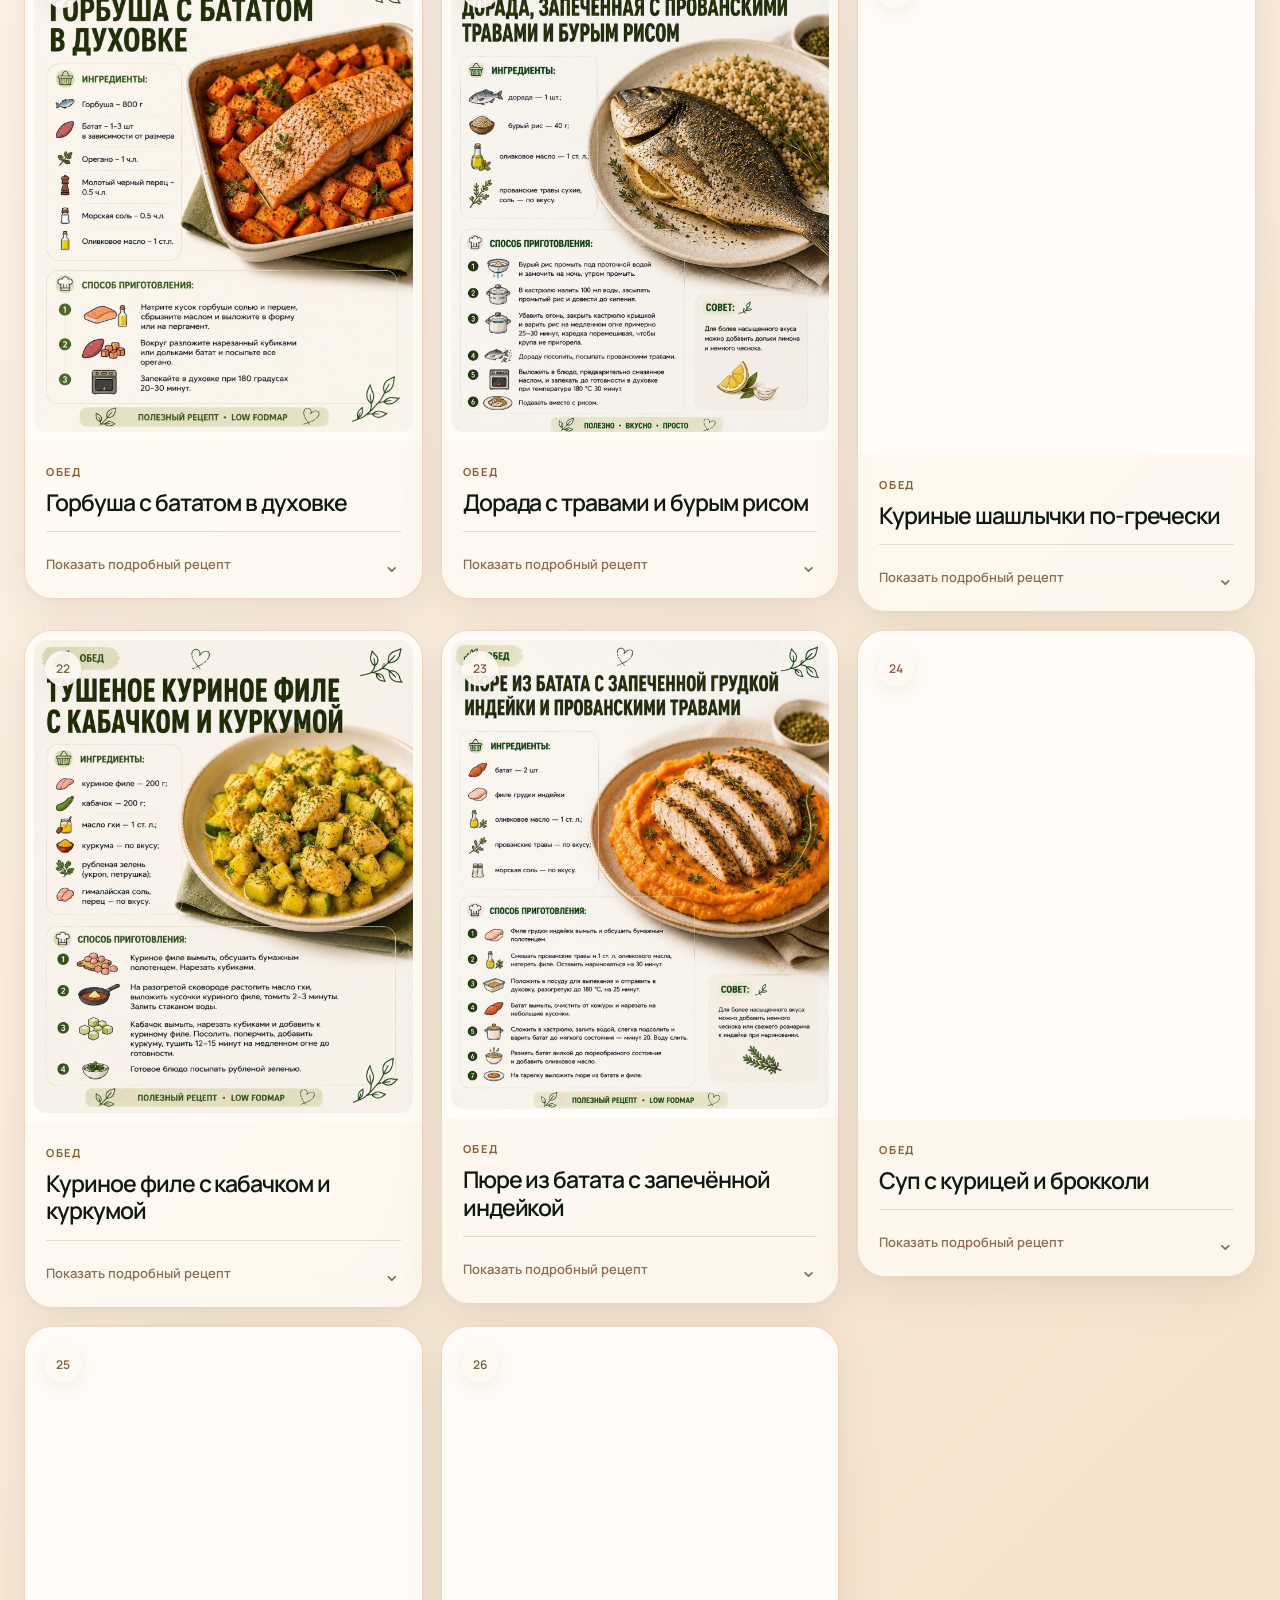
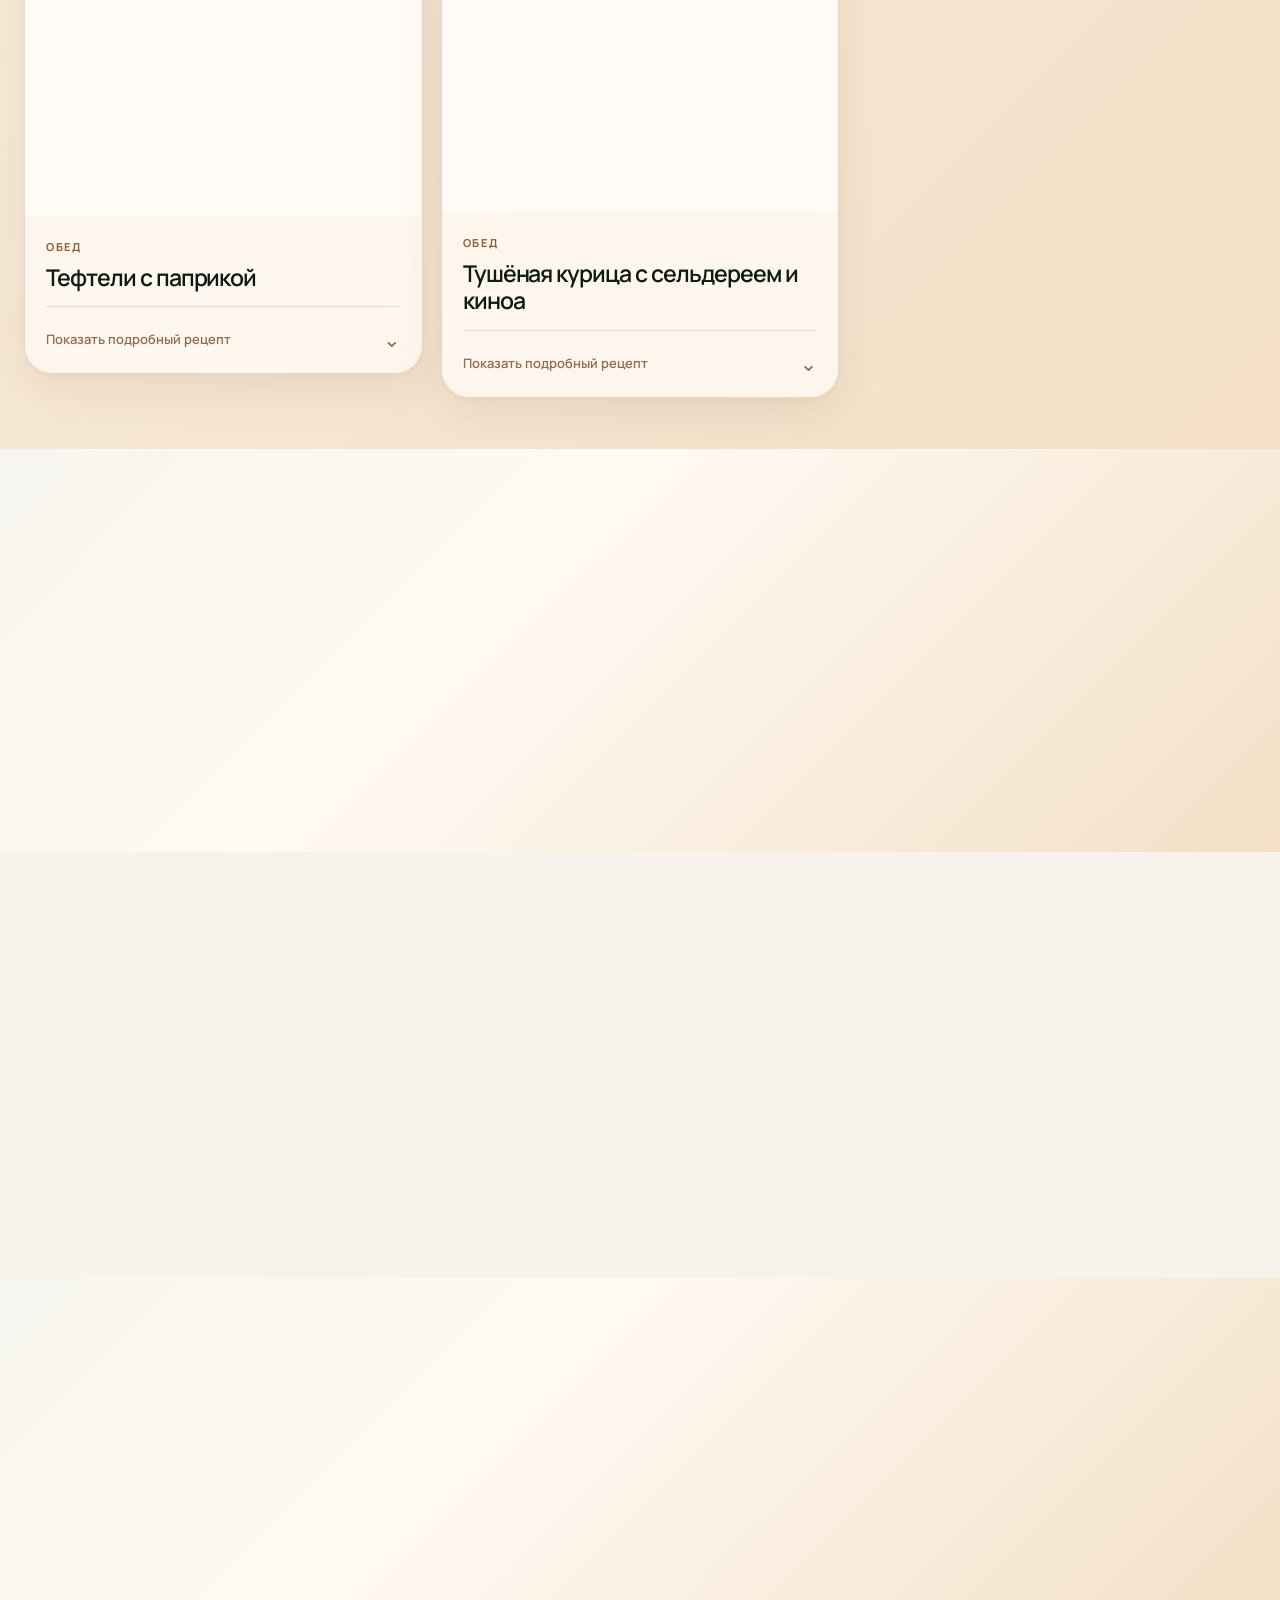
<file: recipes.html>
<!doctype html><html lang="ru"><head><meta charset="utf-8"><meta name="viewport" content="width=device-width,initial-scale=1"><title>Рецепты — Питание | Людмила Баран</title><link rel="canonical" href="nutrition.html#recipes"><meta http-equiv="refresh" content="0;url=nutrition.html#recipes"><style>body{font-family:system-ui,sans-serif;background:#F7F5EF;color:#0F1A14;text-align:center;margin:22vh auto;padding:0 22px}a{color:#79593b}</style></head><body><h1>Рецепты теперь в разделе «Питание»</h1><p><a href="nutrition.html#recipes">Открыть подробные рецепты →</a></p><script>location.replace("nutrition.html#recipes")</script></body></html>
</file>
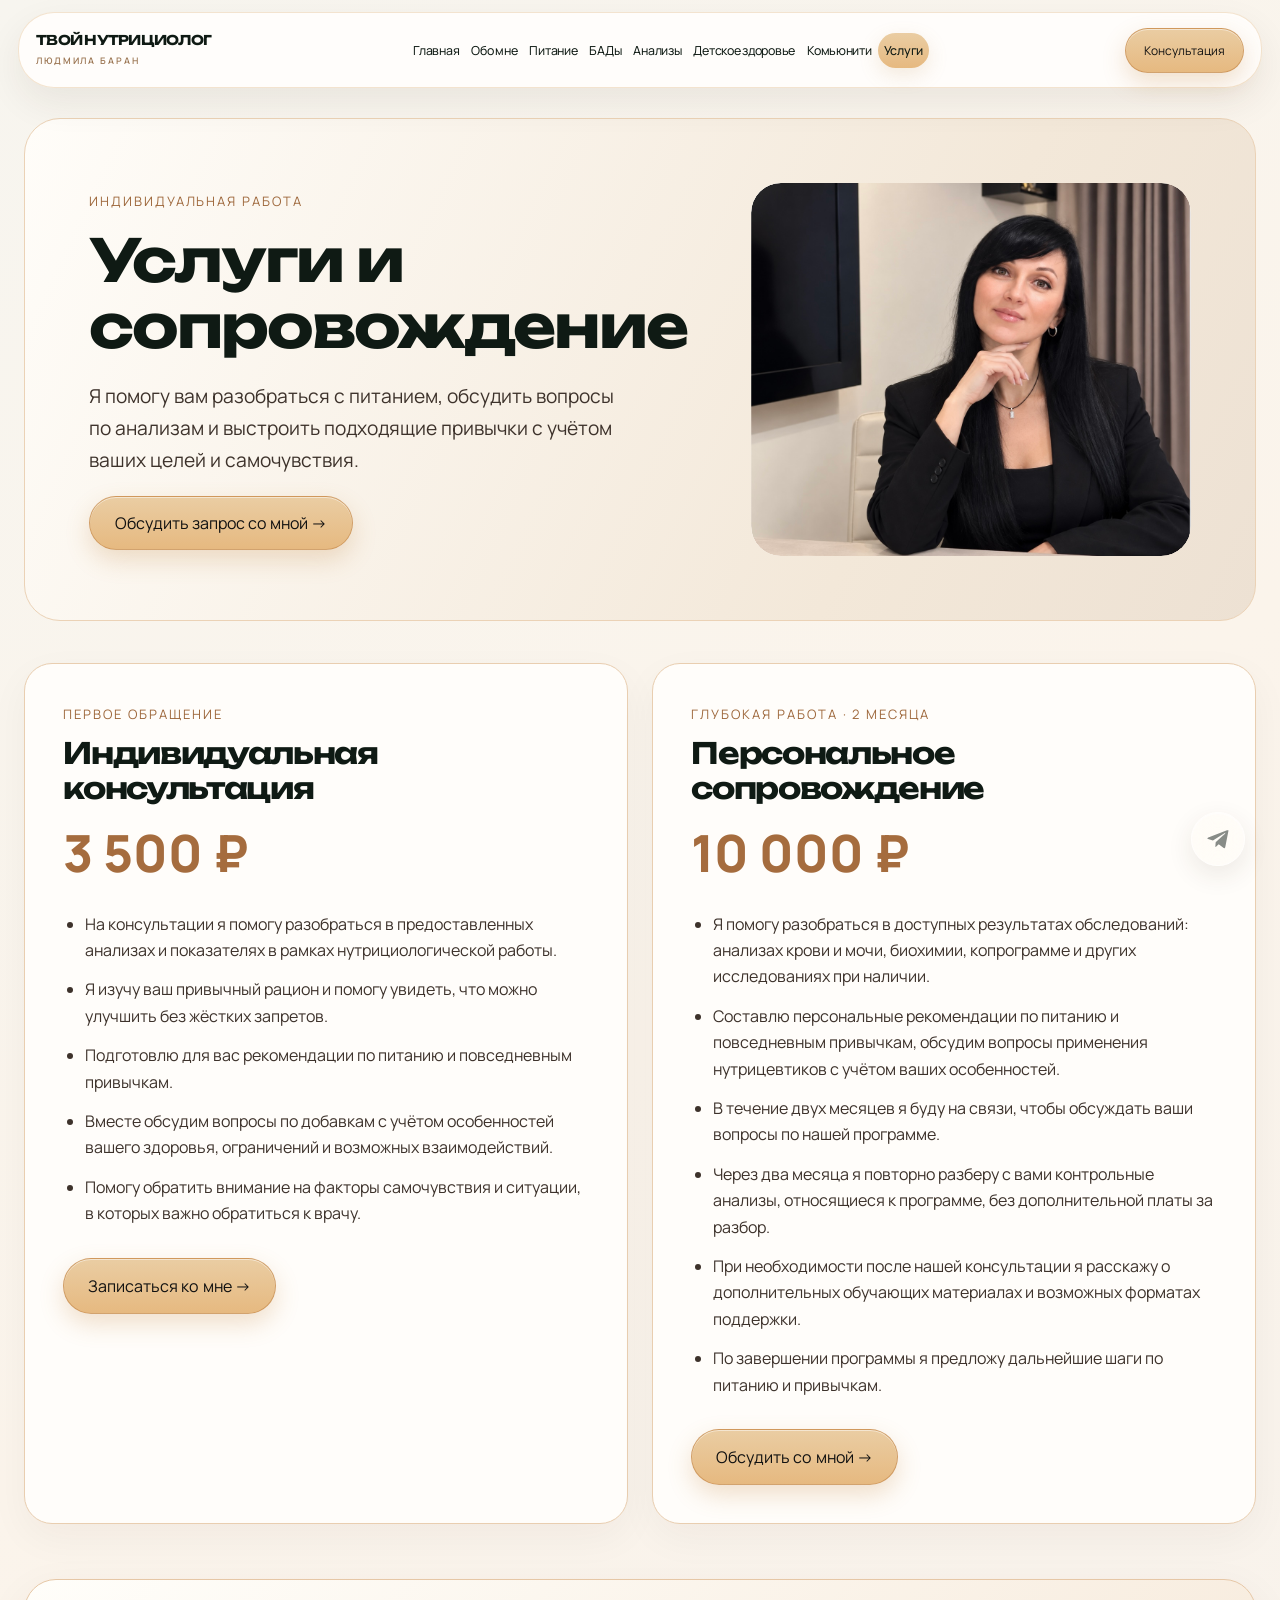
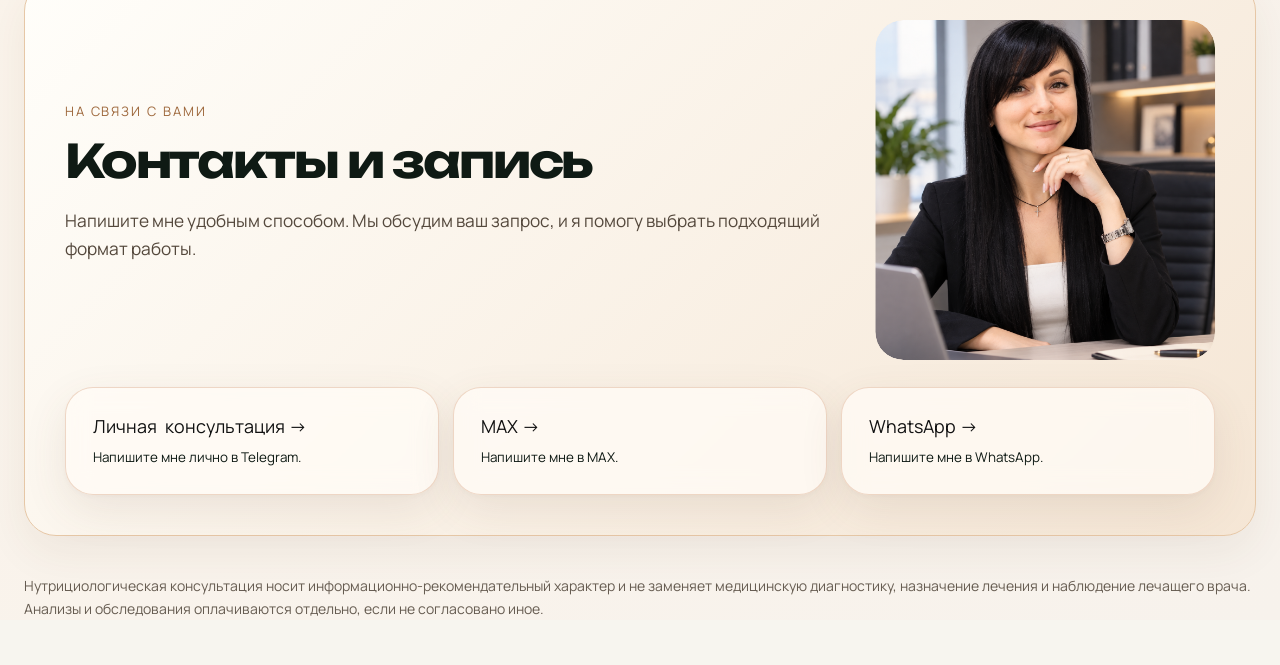
<file: services.html>
<!doctype html><html lang="ru"><head><meta charset="utf-8"><meta name="viewport" content="width=device-width,initial-scale=1"><title>Услуги — Людмила Баран</title><meta name="description" content="Консультация нутрициолога Людмилы Баран: разбор анализов и питания, индивидуальное сопровождение."><link rel="stylesheet" href="assets/styles.css?v=41"><link rel="stylesheet" href="assets/typography.css?v=3"><link rel="stylesheet" href="assets/cream-theme.css?v=1"><link rel="stylesheet" href="assets/site-redesign.css?v=3"><link rel="stylesheet" href="assets/redesign-polish.css?v=1"><link rel="stylesheet" href="assets/compact-final.css?v=1"><link rel="stylesheet" href="assets/wellness-v3.css?v=10"><style>.services-hero{display:grid;grid-template-columns:1fr 1fr;align-items:center;gap:clamp(24px,5vw,70px);padding:clamp(25px,5vw,65px);border:1px solid #ebd2b6;border-radius:36px;background:linear-gradient(135deg,#fffdf9,#f2e3d0);margin-top:30px}.services-hero h1{font-size:clamp(42px,5.6vw,80px);line-height:1.05;margin:16px 0 22px}.services-hero p{font-size:clamp(16px,1.5vw,20px);line-height:1.65;max-width:550px}.services-photo{width:100%;height:clamp(350px,42vw,610px);object-fit:cover;object-position:center;border-radius:28px;display:block}.services-kicker{color:#9e683c;font-size:13px;font-weight:800;letter-spacing:.15em;text-transform:uppercase}.services-grid{display:grid;grid-template-columns:repeat(2,minmax(0,1fr));gap:24px;margin:42px 0 55px}.services-card{background:#fffdfa;border:1px solid #e9ceb0;border-radius:28px;padding:clamp(24px,3vw,42px);box-shadow:0 14px 40px #3020120b}.services-card h2{font-size:clamp(24px,2.3vw,35px);line-height:1.2;margin:12px 0}.services-price{font-size:clamp(36px,4vw,55px);font-weight:800;color:#a56c3e;margin:12px 0 24px}.services-card li{margin:0 0 13px;line-height:1.65}.services-card ul{padding-left:22px}.services-card .btn{display:inline-flex;align-items:center;justify-content:center;background:linear-gradient(125deg,#f6d7a6,#d9a15e)!important;color:#102018!important;border:1px solid #d9a15e;border-radius:99px;padding:16px 24px;font-weight:750;text-decoration:none;white-space:nowrap;margin-top:15px}.services-note{font-size:14px;color:#665c51;line-height:1.65;margin-bottom:45px}@media(max-width:800px){.services-hero,.services-grid{grid-template-columns:1fr}.services-photo{height:auto;max-height:520px;aspect-ratio:1/1;object-fit:cover}.services-hero{padding:22px}.services-grid{margin-top:25px}}</style><link rel="stylesheet" href="assets/site-final-fixes.css?v=12"></head><body><nav class="nav"><div class="wrap navin"><a class="brand" href="index.html">ТВОЙ НУТРИЦИОЛОГ<small>ЛЮДМИЛА БАРАН</small></a><div class="links"><a href="index.html">Главная</a><a href="about.html">Обо мне</a><a href="nutrition.html">Питание</a><a href="supplements.html">БАДы</a><a href="labs.html">Анализы</a><a href="child-health.html">Детское здоровье</a><a href="community.html">Комьюнити</a><a href="services.html" aria-current="page">Услуги</a></div><a class="btn navcta" href="services.html#contacts">Консультация</a><button class="menu" aria-label="Открыть меню">☰</button></div></nav><main class="wrap"><section class="services-hero"><div><span class="services-kicker">Индивидуальная работа</span><h1>Услуги и сопровождение</h1><p>Я помогу вам разобраться с питанием, обсудить вопросы по анализам и выстроить подходящие привычки с учётом ваших целей и самочувствия.</p><a class="btn" href="https://t.me/trunova1977" target="_blank" rel="noopener noreferrer">Обсудить запрос со мной →</a></div><div class="services-portrait"><img class="services-photo" src="%D1%83%D1%81%D0%BB%D1%83%D0%B3%D0%B8.PNG" alt="Людмила Баран — персональные консультации" fetchpriority="high" decoding="async"></div></section><section class="services-grid" aria-label="Форматы работы"><article class="services-card"><span class="services-kicker">Первое обращение</span><h2>Индивидуальная консультация</h2><div class="services-price">3 500 ₽</div><ul><li>На консультации я помогу разобраться в предоставленных анализах и показателях в рамках нутрициологической работы.</li><li>Я изучу ваш привычный рацион и помогу увидеть, что можно улучшить без жёстких запретов.</li><li>Подготовлю для вас рекомендации по питанию и повседневным привычкам.</li><li>Вместе обсудим вопросы по добавкам с учётом особенностей вашего здоровья, ограничений и возможных взаимодействий.</li><li>Помогу обратить внимание на факторы самочувствия и ситуации, в которых важно обратиться к врачу.</li></ul><a class="btn" href="https://t.me/trunova1977" target="_blank" rel="noopener noreferrer">Записаться ко мне →</a></article><article class="services-card"><span class="services-kicker">Глубокая работа · 2 месяца</span><h2>Персональное сопровождение</h2><div class="services-price">10 000 ₽</div><ul><li>Я помогу разобраться в доступных результатах обследований: анализах крови и мочи, биохимии, копрограмме и других исследованиях при наличии.</li><li>Составлю персональные рекомендации по питанию и повседневным привычкам, обсудим вопросы применения нутрицевтиков с учётом ваших особенностей.</li><li>В течение двух месяцев я буду на связи, чтобы обсуждать ваши вопросы по нашей программе.</li><li>Через два месяца я повторно разберу с вами контрольные анализы, относящиеся к программе, без дополнительной платы за разбор.</li><li>При необходимости после нашей консультации я расскажу о дополнительных обучающих материалах и возможных форматах поддержки.</li><li>По завершении программы я предложу дальнейшие шаги по питанию и привычкам.</li></ul><a class="btn" href="https://t.me/trunova1977" target="_blank" rel="noopener noreferrer">Обсудить со мной →</a></article></section><section class="services-contact" id="contacts" aria-labelledby="services-contact-title"><div class="services-contact-head"><div class="services-contact-copy"><span class="services-kicker">На связи с вами</span><h2 id="services-contact-title">Контакты и запись</h2><p>Напишите мне удобным способом. Мы обсудим ваш запрос, и я помогу выбрать подходящий формат работы.</p></div><div class="services-contact-photo"><img src="%D0%BA%D0%BE%D0%BD%D1%82%D0%B0%D0%BA%D1%82%D1%8B.PNG" alt="Людмила Баран — связь и консультация" width="1248" height="1248" loading="lazy" decoding="async"></div></div><div class="services-contact-cards"><a class="card" target="_blank" rel="noopener noreferrer" href="https://t.me/trunova1977"><h3>Личная консультация →</h3><p>Напишите мне лично в Telegram.</p></a><a class="card" target="_blank" rel="noopener noreferrer" href="https://max.ru/u/f9LHodD0cOLqNq8hkS9dCRvxjHYh4hCV9FDfaINZxUgvSNV4QjUNGVh20UE"><h3>MAX →</h3><p>Напишите мне в MAX.</p></a><a class="card" target="_blank" rel="noopener noreferrer" href="https://wa.me/79687138722?s=p"><h3>WhatsApp →</h3><p>Напишите мне в WhatsApp.</p></a></div></section><p class="services-note">Нутрициологическая консультация носит информационно-рекомендательный характер и не заменяет медицинскую диагностику, назначение лечения и наблюдение лечащего врача. Анализы и обследования оплачиваются отдельно, если не согласовано иное.</p></main><script src="assets/app.js?v=37"></script><script src="assets/site-redesign.js?v=10"></script><script src="assets/wellness-v3.js?v=5"></script></body></html>
</file>
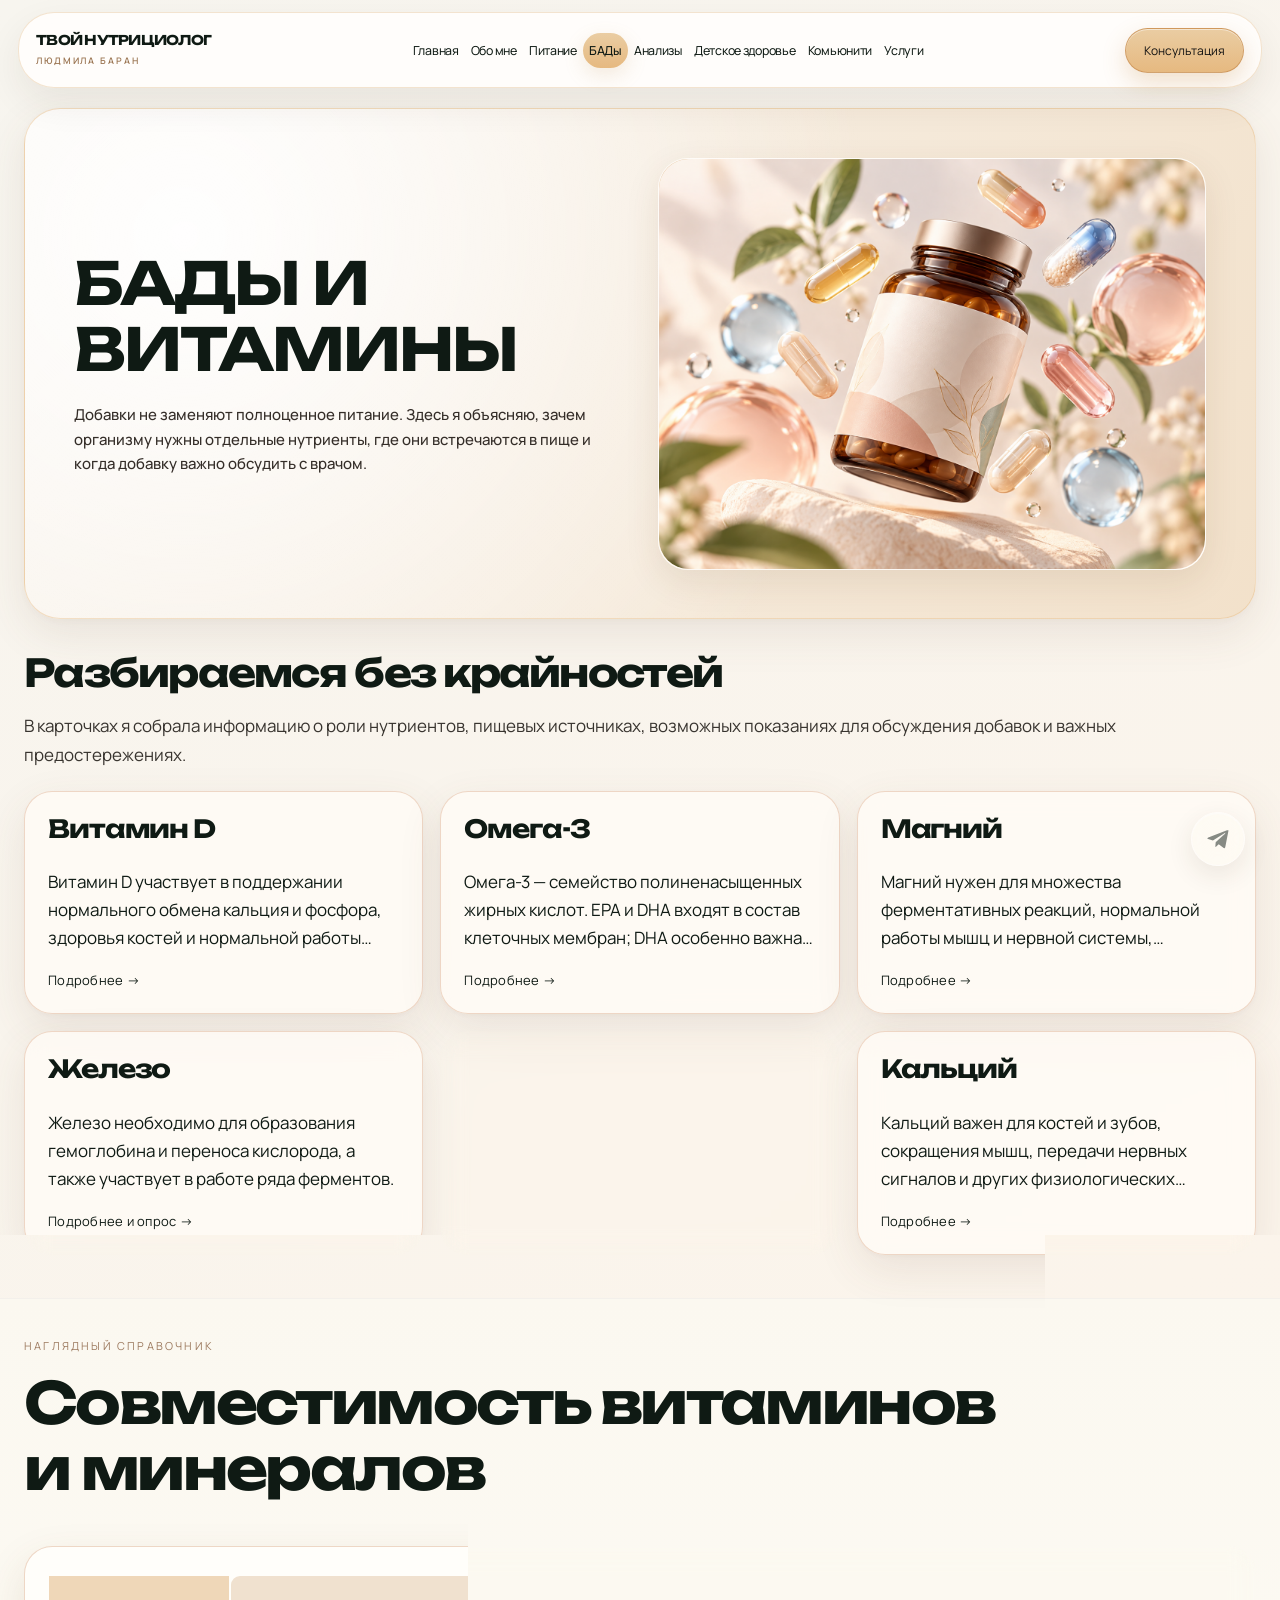
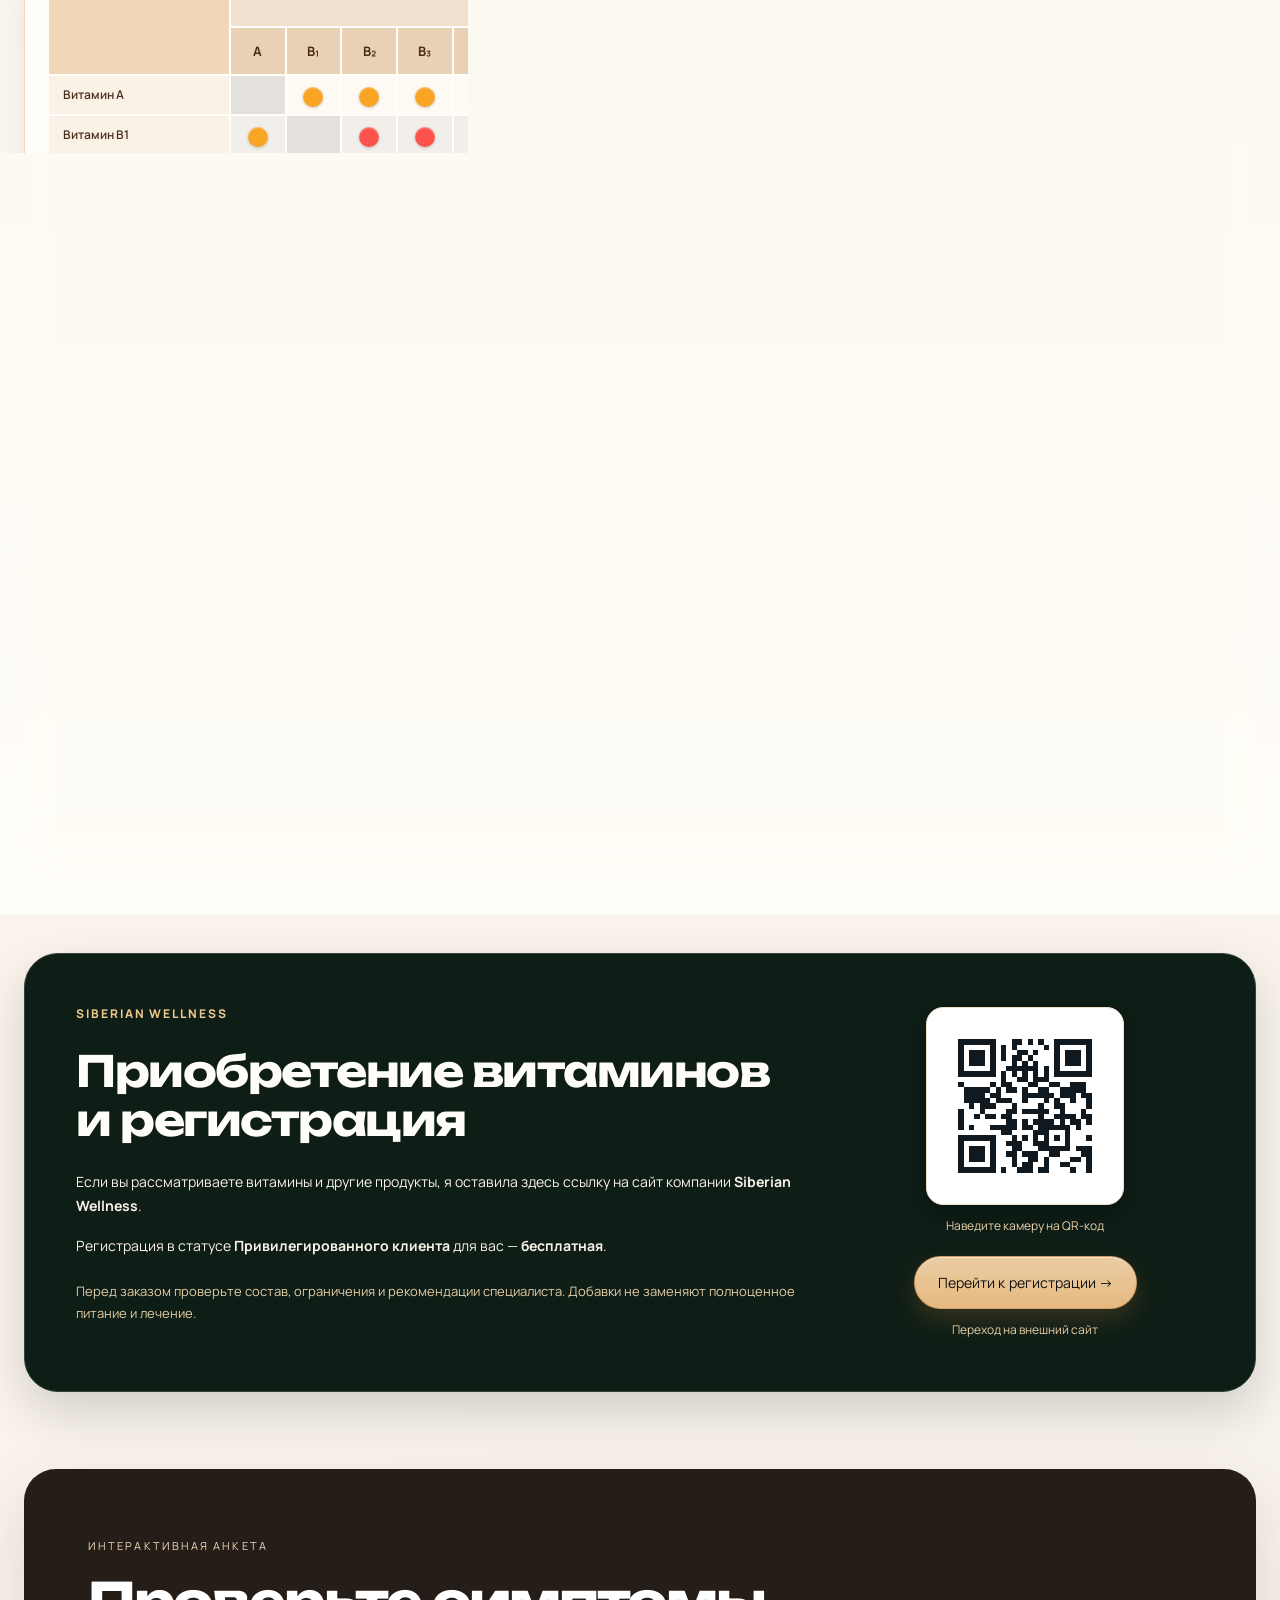
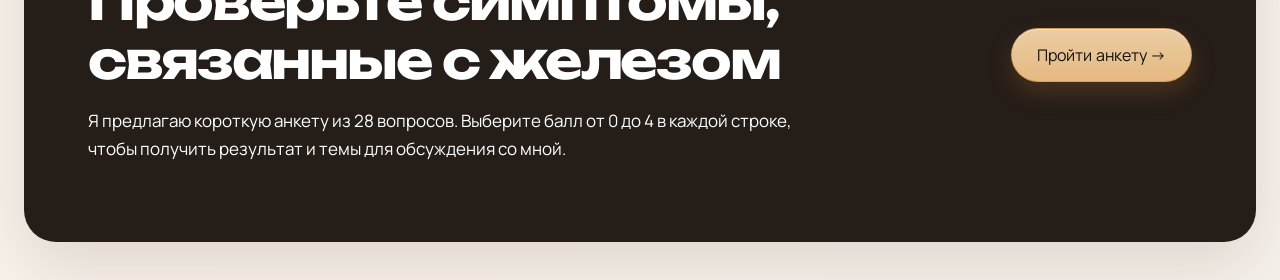
<file: supplements.html>
<!doctype html><html lang="ru"><head><meta charset="utf-8"><meta name="viewport" content="width=device-width,initial-scale=1"><title>БАДы и витамины</title><link rel="stylesheet" href="assets/styles.css?v=41"><link rel="stylesheet" href="assets/nutrient-compatibility.css?v=3"><link rel="preconnect" href="https://fonts.googleapis.com"><link rel="preconnect" href="https://fonts.gstatic.com" crossorigin><link rel="stylesheet" href="assets/typography.css?v=3"><link rel="stylesheet" href="assets/cream-theme.css?v=1"><link rel="stylesheet" href="assets/site-redesign.css?v=3"><link rel="stylesheet" href="assets/redesign-polish.css?v=1"><link rel="stylesheet" href="assets/compact-final.css?v=1"><link rel="stylesheet" href="assets/wellness-v3.css?v=10"><link rel="stylesheet" href="assets/site-final-fixes.css?v=12"></head><body><nav class="nav"><div class="wrap navin"><a class="brand" href="index.html">ТВОЙ НУТРИЦИОЛОГ<small>ЛЮДМИЛА БАРАН</small></a><div class="links"><a href="index.html">Главная</a><a href="about.html">Обо мне</a><a href="nutrition.html">Питание</a><a href="supplements.html">БАДы</a><a href="labs.html">Анализы</a><a href="child-health.html">Детское здоровье</a><a href="community.html">Комьюнити</a><a href="services.html">Услуги</a></div><a class="btn navcta" href="services.html#contacts">Консультация</a><button class="menu">☰</button></div></nav><header class="pageHero"><div class="wrap reveal"><h1>БАДы и витамины</h1><p>Добавки не заменяют полноценное питание. Здесь я объясняю, зачем организму нужны отдельные нутриенты, где они встречаются в пище и когда добавку важно обсудить с врачом.</p></div></header><section class="section"><div class="wrap split"><div class="art reveal"><img src="%D0%9F%D1%80%D0%B5%D0%BC%D0%B8%D0%B0%D0%BB%D1%8C%D0%BD%D0%B0%D1%8F%20%D0%BA%D0%BE%D0%BC%D0%BF%D0%BE%D0%B7%D0%B8%D1%86%D0%B8%D1%8F%20%D1%81%20%D0%B2%D0%B8%D1%82%D0%B0%D0%BC%D0%B8%D0%BD%D0%B0%D0%BC%D0%B8%20%D0%B8%20%D0%BA%D0%B0%D0%BF%D1%81%D1%83%D0%BB%D0%B0%D0%BC%D0%B8.png" alt="Премиальная композиция с витаминными капсулами и флаконом"></div><div class="content reveal"><h2>Разбираемся без крайностей</h2><p>В карточках я собрала информацию о роли нутриентов, пищевых источниках, возможных показаниях для обсуждения добавок и важных предостережениях.</p><div class="cards supplement-cards"><button class="card info-card" type="button" data-modal="modal-sup-1"><h3>Витамин D</h3><p>Витамин D участвует в поддержании нормального обмена кальция и фосфора, здоровья костей и нормальной работы иммунной системы.</p><span class="readmore">Подробнее →</span></button><button class="card info-card" type="button" data-modal="modal-sup-2"><h3>Омега-3</h3><p>Омега-3 — семейство полиненасыщенных жирных кислот. EPA и DHA входят в состав клеточных мембран; DHA особенно важна для тканей мозга и сетчатки.</p><span class="readmore">Подробнее →</span></button><button class="card info-card" type="button" data-modal="modal-sup-3"><h3>Магний</h3><p>Магний нужен для множества ферментативных реакций, нормальной работы мышц и нервной системы, энергетического обмена и поддержания электролитного баланса.</p><span class="readmore">Подробнее →</span></button><button class="card info-card" type="button" data-modal="modal-sup-4"><h3>Железо</h3><p>Железо необходимо для образования гемоглобина и переноса кислорода, а также участвует в работе ряда ферментов.</p><span class="readmore">Подробнее и опрос →</span></button><button class="card info-card" type="button" data-modal="modal-sup-5"><h3>Витамин B12</h3><p>Витамин B12 участвует в кроветворении, работе нервной системы и обменных процессах.</p><span class="readmore">Подробнее →</span></button><button class="card info-card" type="button" data-modal="modal-sup-6"><h3>Кальций</h3><p>Кальций важен для костей и зубов, сокращения мышц, передачи нервных сигналов и других физиологических процессов.</p><span class="readmore">Подробнее →</span></button></div></div></div></section><section class="section nutrient-compatibility" id="nutrient-compatibility">
 <div class="wrap">
  <div class="nutrient-section-head reveal">
   <div>
    <span class="nutrient-eyebrow">Наглядный справочник</span>
    <h2>Совместимость витаминов<br>и минералов</h2>
    
   </div>
   
  </div>
  <div class="nutrient-matrix-frame reveal">
   <p class="nutrient-scroll-hint">← Прокрутите таблицу в сторону, чтобы увидеть все элементы →</p>
   <div class="nutrient-matrix-scroll" id="nutrient-matrix"></div>
   <div class="nutrient-legend">
    <span><i class="is-compatible" aria-hidden="true"></i> Совместимы</span>
    <span><i class="is-incompatible" aria-hidden="true"></i> Не совместимы</span>
    <span><i class="is-neutral" aria-hidden="true"></i> Нейтральны</span>
   </div>
  </div>
  
 </div>
</section><section class="section supplement-registration" id="supplement-registration"><div class="wrap"><div class="supplement-registration-card reveal"><div class="supplement-registration-text"><span class="supplement-registration-eyebrow">Siberian Wellness</span><h2>Приобретение витаминов<br>и регистрация</h2><p>Если вы рассматриваете витамины и другие продукты, я оставила здесь ссылку на сайт компании <strong>Siberian Wellness</strong>.</p><p>Регистрация в статусе <strong>Привилегированного клиента</strong> для вас — <strong>бесплатная</strong>.</p><p class="supplement-registration-note">Перед заказом проверьте состав, ограничения и рекомендации специалиста. Добавки не заменяют полноценное питание и лечение.</p></div><div class="supplement-registration-action"><a class="supplement-registration-qr-link" href="https://ru.siberianhealth.com/ru/shop/user/registration/PRIVILEGED_CLIENT/?referral=2542966323" rel="noopener noreferrer sponsored" target="_blank" aria-label="Регистрация Siberian Wellness через QR-код"><img class="supplement-registration-qr" src="assets/siberian-registration-qr.svg" alt="QR-код для регистрации в Siberian Wellness" width="180" height="180" loading="lazy" decoding="async"></a><span class="supplement-registration-scan">Наведите камеру на QR-код</span><a class="btn supplement-registration-button" href="https://clck.ru/3Qwvx3" target="_blank" rel="noopener noreferrer sponsored">Перейти к регистрации →</a><small class="supplement-registration-hint">Переход на внешний сайт</small></div></div></div></section><section class="section iron-preview-callout"><div class="wrap"><div class="iron-preview-card reveal"><div class="iron-preview-copy"><span class="iron-preview-eyebrow">ИНТЕРАКТИВНАЯ АНКЕТА</span><h2>Проверьте симптомы, связанные с железом</h2><p>Я предлагаю короткую анкету из 28 вопросов. Выберите балл от 0 до 4 в каждой строке, чтобы получить результат и темы для обсуждения со мной.</p></div><a class="btn" href="iron-questionnaire.html">Пройти анкету →</a></div></div></section><div class="tgbar"><a class="btn" target="_blank" href="https://t.me/trunova1977">✦ Telegram</a></div><div class="modal" id="modal-sup-1" aria-hidden="true"><div class="modal-backdrop" data-close-modal></div><article class="modal-panel" role="dialog" aria-modal="true" aria-labelledby="sup-title-1"><button class="modal-close" type="button" data-close-modal aria-label="Закрыть">×</button><div class="modal-kicker">БАДЫ И ВИТАМИНЫ</div><h2 id="sup-title-1">Витамин D</h2><h3>Зачем организму</h3><p>Витамин D участвует в поддержании нормального обмена кальция и фосфора, здоровья костей и нормальной работы иммунной системы.</p><h3>Источники</h3><p>Небольшое количество поступает с пищей — например, с жирной рыбой, яйцами и обогащёнными продуктами. Существенная часть может образовываться в коже под действием солнечного света.</p><h3>Когда обсуждать добавку</h3><p>Потребность в добавке и дозировке лучше определять индивидуально с учётом питания, образа жизни, сезона, факторов риска и при необходимости лабораторной оценки.</p><h3>Важно</h3><p>Избыточный приём витамина D может быть вреден. Высокие дозы без медицинских показаний использовать не следует.</p></article></div><div class="modal" id="modal-sup-2" aria-hidden="true"><div class="modal-backdrop" data-close-modal></div><article class="modal-panel" role="dialog" aria-modal="true" aria-labelledby="sup-title-2"><button class="modal-close" type="button" data-close-modal aria-label="Закрыть">×</button><div class="modal-kicker">БАДЫ И ВИТАМИНЫ</div><h2 id="sup-title-2">Омега-3</h2><h3>Зачем организму</h3><p>Омега-3 — семейство полиненасыщенных жирных кислот. EPA и DHA входят в состав клеточных мембран; DHA особенно важна для тканей мозга и сетчатки.</p><h3>Пищевые источники</h3><p>EPA и DHA содержатся прежде всего в жирной морской рыбе и морепродуктах. Растительные продукты — например, лён, чиа и грецкие орехи — содержат ALA, которая превращается в EPA и DHA лишь частично.</p><h3>Когда обсуждать добавку</h3><p>Добавку можно обсуждать, если рыба редко присутствует в рационе или есть конкретная рекомендация специалиста. Важны количество EPA+DHA и качество продукта, а не только крупная цифра «рыбий жир» на упаковке.</p><h3>Важно</h3><p>При приёме лекарств, влияющих на свёртывание крови, перед использованием высоких доз омега-3 необходима консультация врача.</p></article></div><div class="modal" id="modal-sup-3" aria-hidden="true"><div class="modal-backdrop" data-close-modal></div><article class="modal-panel" role="dialog" aria-modal="true" aria-labelledby="sup-title-3"><button class="modal-close" type="button" data-close-modal aria-label="Закрыть">×</button><div class="modal-kicker">БАДЫ И ВИТАМИНЫ</div><h2 id="sup-title-3">Магний</h2><h3>Зачем организму</h3><p>Магний нужен для множества ферментативных реакций, нормальной работы мышц и нервной системы, энергетического обмена и поддержания электролитного баланса.</p><h3>Пищевые источники</h3><p>Орехи, семена, бобовые, цельнозерновые продукты, листовая зелень и некоторые другие продукты позволяют получать магний из обычного рациона.</p><h3>Когда обсуждать добавку</h3><p>Добавка не должна автоматически назначаться при любой усталости или судорогах. Сначала стоит оценить рацион, симптомы, лекарства и медицинский контекст.</p><h3>Важно</h3><p>Некоторые формы и дозы магния могут вызывать диарею. При заболеваниях почек добавки магния следует обсуждать с врачом.</p></article></div><div class="modal" id="modal-sup-4" aria-hidden="true"><div class="modal-backdrop" data-close-modal></div><article class="modal-panel" role="dialog" aria-modal="true" aria-labelledby="sup-title-4"><button class="modal-close" type="button" data-close-modal aria-label="Закрыть">×</button><div class="modal-kicker">БАДЫ И ВИТАМИНЫ</div><h2 id="sup-title-4">Железо</h2><h3>Зачем организму</h3><p>Железо необходимо для образования гемоглобина и переноса кислорода, а также участвует в работе ряда ферментов.</p><h3>Пищевые источники</h3><p>Гемовое железо содержится в мясе и других продуктах животного происхождения. Негемовое — в бобовых, цельных злаках, семенах и зелени; витамин C может улучшать его усвоение из растительной пищи.</p><h3>Когда обсуждать добавку</h3><p>Препараты или добавки железа обычно рассматривают после оценки общего анализа крови и показателей обмена железа, включая ферритин, с учётом симптомов и причины возможного дефицита.</p><h3>Важно</h3><p>Железо не стоит принимать «на всякий случай»: избыток также может быть вреден, а причина дефицита иногда требует отдельного медицинского поиска.</p><p class="iron-modal-cta"><a class="btn" href="iron-questionnaire.html">Пройти анкету по железу →</a></p></article></div><div class="modal" id="modal-sup-5" aria-hidden="true"><div class="modal-backdrop" data-close-modal></div><article class="modal-panel" role="dialog" aria-modal="true" aria-labelledby="sup-title-5"><button class="modal-close" type="button" data-close-modal aria-label="Закрыть">×</button><div class="modal-kicker">БАДЫ И ВИТАМИНЫ</div><h2 id="sup-title-5">Витамин B12</h2><h3>Зачем организму</h3><p>Витамин B12 участвует в кроветворении, работе нервной системы и обменных процессах.</p><h3>Пищевые источники</h3><p>Основные естественные источники — продукты животного происхождения. При полностью растительном рационе необходим надёжный источник B12 из обогащённых продуктов или добавок.</p><h3>Когда обсуждать добавку</h3><p>Особое внимание B12 может потребоваться при веганском рационе, некоторых заболеваниях ЖКТ, после отдельных операций и при использовании некоторых лекарств.</p><h3>Важно</h3><p>Симптомы дефицита неспецифичны. Тактику лучше выбирать по рациону, факторам риска и медицинской оценке, а не только по самочувствию.</p></article></div><div class="modal" id="modal-sup-6" aria-hidden="true"><div class="modal-backdrop" data-close-modal></div><article class="modal-panel" role="dialog" aria-modal="true" aria-labelledby="sup-title-6"><button class="modal-close" type="button" data-close-modal aria-label="Закрыть">×</button><div class="modal-kicker">БАДЫ И ВИТАМИНЫ</div><h2 id="sup-title-6">Кальций</h2><h3>Зачем организму</h3><p>Кальций важен для костей и зубов, сокращения мышц, передачи нервных сигналов и других физиологических процессов.</p><h3>Пищевые источники</h3><p>Молочные продукты, обогащённые растительные напитки, некоторые виды рыбы с костями, тофу с кальцием и отдельные зелёные овощи могут вносить вклад в потребление кальция.</p><h3>Когда обсуждать добавку</h3><p>Сначала полезно оценить, сколько кальция поступает с едой. Добавка может обсуждаться, если рацион не покрывает потребность или есть медицинские показания.</p><h3>Важно</h3><p>Больше — не значит лучше. Добавки кальция могут взаимодействовать с некоторыми лекарствами, поэтому дозу и время приёма важно согласовать со специалистом.</p></article></div><script src="assets/app.js?v=37"></script><script src="assets/nutrient-compatibility.js?v=3"></script><script src="assets/site-redesign.js?v=10"></script><script src="assets/wellness-v3.js?v=5"></script></body></html>
</file>
<file: assets/styles.css>
*{box-sizing:border-box}html{scroll-behavior:smooth}body{margin:0;background:#fffdf8;color:#231d17;font-family:Arial,sans-serif}a{color:inherit;text-decoration:none}.wrap{width:min(1460px,94vw);margin:auto}.nav{position:fixed;z-index:30;inset:0 0 auto;background:#faf7efe8;backdrop-filter:blur(18px);border-bottom:1px solid #5b473618}.navin{height:78px;display:flex;align-items:center;gap:28px}.brand{font:22px Georgia;line-height:.9}.brand small{display:block;font:8px Arial;letter-spacing:.3em;margin-top:7px}.links{display:flex;gap:22px;margin-left:auto}.links a{font-size:14px}.btn{display:inline-flex;padding:15px 25px;border-radius:99px;background:#5b4736;color:white;transition:.3s}.btn:hover{transform:translateY(-3px);box-shadow:0 12px 30px #5b473630}.menu{display:none;margin-left:auto;border:0;background:none;font-size:26px}.hero{margin-top:78px;min-height:650px;position:relative;overflow:hidden;background:linear-gradient(90deg,#f8f4e9,#d9c8a9)}.hero:after{content:"";position:absolute;inset:0;background:linear-gradient(90deg,#f9f6eefb 0%,#f9f6eedb 37%,#f9f6ee15 65%)}.hero-photo{position:absolute;right:4%;top:0;width:50%;height:100%;object-fit:cover;object-position:center 18%}.hero-copy{position:relative;z-index:2;width:55%;padding:90px 0}.hero h1,.pageHero h1{font:clamp(58px,7vw,105px)/.88 Georgia;margin:0 0 22px;text-transform:uppercase}.hero h1 span{color:#97734e}.hero .lead{font:clamp(20px,2vw,29px) Georgia;color:#5d564c}.hero p,.content p,.pageHero p{font-size:17px;line-height:1.65;color:#97734e;max-width:700px}.actions{display:flex;gap:14px;flex-wrap:wrap;margin-top:28px}.benefits{border-block:1px solid #5b473620;background:#fcf9f1}.benefitgrid{display:grid;grid-template-columns:repeat(5,1fr)}.benefit{padding:24px;border-right:1px solid #5b473620}.section{padding:72px 0}.soft{background:#f5f1e7}.topicgrid{display:grid;grid-template-columns:repeat(5,1fr);gap:16px}.topic{height:330px;border-radius:18px;overflow:hidden;position:relative;box-shadow:0 20px 60px #5b47361e;transition:.4s}.topic:hover{transform:translateY(-8px)}.topic img{width:100%;height:100%;object-fit:cover;transition:.6s}.topic:hover img{transform:scale(1.06)}.topic:after{content:"";position:absolute;inset:35% 0 0;background:linear-gradient(transparent,#231d17ed)}.topiccopy{position:absolute;z-index:2;left:20px;bottom:18px;color:white}.topiccopy h3{font:30px Georgia;margin:0 0 7px}.topiccopy p{font-size:13px;margin:0}.approach,.split{display:grid;grid-template-columns:1fr 1fr;gap:55px;align-items:center}.approach h2,.content h2{font:clamp(44px,5vw,76px)/1 Georgia;font-weight:400}.healthbox,.cards{display:grid;grid-template-columns:repeat(3,1fr);gap:16px}.healthbox{grid-template-columns:repeat(4,1fr);background:#f8f3e6;padding:30px;border-radius:24px;text-align:center}.card{padding:25px;border:1px solid #5b473620;border-radius:20px;background:white;transition:.3s}.card:hover{transform:translateY(-5px);box-shadow:0 18px 45px #5b47361b}.card h3{font:25px Georgia;margin-top:0}.art{border-radius:26px;overflow:hidden;min-height:430px}.art img{width:100%;min-height:430px;object-fit:cover}.ctaBox{background:#5b4736;color:white;border-radius:28px;padding:52px;display:flex;align-items:center;justify-content:space-between;gap:30px}.ctaBox h2{font:clamp(38px,4vw,62px)/1 Georgia;margin:0}.ctaBox .btn{background:#f7f2e7;color:#5b4736}.pageHero{padding:155px 0 65px;background:linear-gradient(135deg,#f8f3e7,#e8e6d2)}.footer{padding:45px 0;border-top:1px solid #5b473620}.foot{display:flex;justify-content:space-between;gap:20px;flex-wrap:wrap}.reveal{opacity:0;transform:translateY(25px);transition:.8s}.reveal.on{opacity:1;transform:none}.tgbar{position:fixed;right:18px;bottom:18px;z-index:20}@media(max-width:1050px){.links{display:none}.menu{display:block}.nav.open .links{display:flex;position:absolute;top:78px;left:0;right:0;background:#fbf8f0;padding:25px;flex-direction:column}.navcta{display:none}.topicgrid{grid-template-columns:repeat(2,1fr)}}@media(max-width:720px){.navin{height:68px}.hero{margin-top:68px;min-height:800px}.hero-photo{width:100%;height:56%;right:0;top:auto;bottom:0}.hero:after{background:linear-gradient(#f8f4e9 0 40%,#f8f4e9aa 57%,transparent 78%)}.hero-copy{width:100%;padding:45px 0}.hero h1{font-size:52px}.benefitgrid,.topicgrid,.split,.approach,.cards{grid-template-columns:1fr}.topic{height:280px}.healthbox{grid-template-columns:1fr 1fr}.ctaBox{display:block;padding:32px}.ctaBox .btn{margin-top:20px}.pageHero{padding-top:120px}}.eyebrow{font-size:13px;letter-spacing:.34em;color:#97734e;margin-bottom:30px}.btn-outline{background:transparent;color:#5b4736;border:1px solid #5b4736}.hero{min-height:720px}.hero-photo{right:0;width:58%;object-position:center}.hero:after{background:linear-gradient(90deg,#fbf8f0 0%,#fbf8f0 35%,#fbf8f0d9 45%,#fbf8f000 72%)}.hero-copy{padding-top:78px}.hero h1{font-size:clamp(66px,7.2vw,112px);letter-spacing:-.045em}.benefit{min-height:96px;display:flex;align-items:center;justify-content:center;font-family:Georgia;font-size:16px}@media(max-width:720px){.eyebrow{margin-bottom:18px}.hero{min-height:850px}.hero-photo{width:100%;height:55%}.hero:after{background:linear-gradient(#fbf8f0 0 42%,#fbf8f0d0 55%,transparent 78%)}.hero h1{font-size:54px}}
/* Ludmila photography */
.hero-photo{object-position:center 30%;filter:saturate(.94) contrast(1.025) brightness(1.015)}
.about-section{background:#fffdf8}.about-layout{grid-template-columns:minmax(320px,.82fr) 1.18fr;gap:72px;align-items:center}.about-photo{min-height:680px;box-shadow:0 30px 80px #5b473620;background:#eee9dc}.about-photo img{display:block;width:100%;height:680px;min-height:680px;object-fit:cover;object-position:center 38%;filter:saturate(.94) contrast(1.02) brightness(1.015)}
@media(max-width:720px){.hero-photo{object-position:center 25%}.about-layout{grid-template-columns:1fr;gap:34px}.about-photo,.about-photo img{height:540px;min-height:540px}.about-photo img{object-position:center 35%}}

/* Seamless editorial hero integration */
.hero{background:#f8f4ea;isolation:isolate}
.hero-photo{right:0;width:62%;object-position:center 28%;filter:saturate(.9) contrast(1.02) brightness(1.035)}
.hero:before{content:"";position:absolute;z-index:1;inset:0;pointer-events:none;background:linear-gradient(90deg,#f8f4ea 0%,#f8f4ea 36%,rgba(248,244,234,.96) 40%,rgba(248,244,234,.78) 47%,rgba(248,244,234,.38) 55%,rgba(248,244,234,.10) 64%,transparent 72%),linear-gradient(0deg,rgba(248,244,234,.18),transparent 22%)}
.hero:after{z-index:1;background:linear-gradient(90deg,rgba(248,244,234,.38) 0%,transparent 45%)}
.hero-copy{z-index:3}
@media(max-width:720px){.hero-photo{width:100%;height:58%;object-position:center 24%}.hero:before{background:linear-gradient(180deg,#f8f4ea 0%,#f8f4ea 40%,rgba(248,244,234,.94) 48%,rgba(248,244,234,.55) 58%,rgba(248,244,234,.12) 72%,transparent 82%)}.hero:after{background:none}}

/* Deep seamless hero: portrait extends beneath copy */
.hero-photo{right:-1%;width:78%;object-position:60% 27%;transform:scale(1.015);transform-origin:center}
.hero:before{background:linear-gradient(90deg,#f8f4ea 0%,#f8f4ea 24%,rgba(248,244,234,.985) 31%,rgba(248,244,234,.94) 38%,rgba(248,244,234,.78) 45%,rgba(248,244,234,.52) 52%,rgba(248,244,234,.24) 60%,rgba(248,244,234,.06) 69%,transparent 77%)}
.hero:after{background:radial-gradient(ellipse at 31% 52%,rgba(248,244,234,.96) 0%,rgba(248,244,234,.78) 29%,rgba(248,244,234,.28) 55%,transparent 73%)}
.hero-copy{width:53%;text-shadow:0 1px 0 rgba(255,255,255,.22)}
@media(max-width:720px){.hero-photo{right:0;width:100%;height:61%;object-position:57% 24%;transform:none}.hero:before{background:linear-gradient(180deg,#f8f4ea 0%,#f8f4ea 38%,rgba(248,244,234,.97) 46%,rgba(248,244,234,.82) 54%,rgba(248,244,234,.44) 64%,rgba(248,244,234,.10) 76%,transparent 84%)}.hero:after{background:none}.hero-copy{width:100%}}

/* Hero balance: portrait remains the visual accent */
.hero-photo{right:0;width:64%;object-position:54% 27%;transform:none;filter:saturate(.96) contrast(1.035) brightness(1.015)}
.hero:before{background:linear-gradient(90deg,#f8f4ea 0%,#f8f4ea 31%,rgba(248,244,234,.96) 37%,rgba(248,244,234,.72) 43%,rgba(248,244,234,.34) 49%,rgba(248,244,234,.08) 55%,transparent 60%)}
.hero:after{background:linear-gradient(90deg,rgba(248,244,234,.24) 0%,rgba(248,244,234,.08) 38%,transparent 52%)}
.hero-copy{width:51%}
@media(max-width:720px){.hero-photo{width:100%;height:58%;object-position:54% 24%}.hero:before{background:linear-gradient(180deg,#f8f4ea 0%,#f8f4ea 40%,rgba(248,244,234,.90) 47%,rgba(248,244,234,.42) 55%,rgba(248,244,234,.08) 64%,transparent 70%)}.hero:after{background:none}.hero-copy{width:100%}}

/* HQ hero artwork crop */
.hero-photo{width:100%;right:0;object-fit:cover;object-position:center top;filter:none;transform:none}.hero:before,.hero:after{display:none}.hero-copy{visibility:hidden;pointer-events:none}.hero{min-height:720px;background:#f8f4ea}@media(max-width:720px){.hero{min-height:650px}.hero-photo{height:100%;object-position:62% top}.hero-copy{display:none}}

/* Correct hero architecture: live copy + clean portrait, no baked-in duplicate UI */
.hero-photo{display:block;width:64%;right:0;height:100%;object-fit:cover;object-position:54% 27%;filter:saturate(.97) contrast(1.045) brightness(1.02);transform:none}
.hero-copy{display:block;visibility:visible;pointer-events:auto;width:51%;z-index:3}
.hero:before{display:block;background:linear-gradient(90deg,#f8f4ea 0%,#f8f4ea 31%,rgba(248,244,234,.97) 37%,rgba(248,244,234,.76) 43%,rgba(248,244,234,.38) 49%,rgba(248,244,234,.10) 55%,transparent 60%)}
.hero:after{display:block;background:linear-gradient(90deg,rgba(248,244,234,.20),rgba(248,244,234,.06) 40%,transparent 53%)}
@media(max-width:720px){.hero-photo{width:100%;height:58%;object-position:54% 24%}.hero-copy{display:block;visibility:visible;width:100%}.hero:before{display:block;background:linear-gradient(180deg,#f8f4ea 0%,#f8f4ea 40%,rgba(248,244,234,.90) 47%,rgba(248,244,234,.42) 55%,rgba(248,244,234,.08) 64%,transparent 70%)}.hero:after{display:none}}

/* Final HQ full-bleed hero */
.hero{min-height:720px;overflow:hidden;background:#f8f4ea}
.hero-photo{display:block;position:absolute;inset:0;width:100%;height:100%;object-fit:cover;object-position:center 44%;filter:none;transform:none}
.hero-copy{display:block;visibility:visible;pointer-events:auto;width:50%;z-index:4}
.hero:before{display:block;z-index:2;background:linear-gradient(90deg,rgba(248,244,234,.98) 0%,rgba(248,244,234,.94) 25%,rgba(248,244,234,.80) 34%,rgba(248,244,234,.48) 43%,rgba(248,244,234,.16) 51%,transparent 59%),linear-gradient(0deg,rgba(248,244,234,.14),transparent 18%)}
.hero:after{display:block;z-index:2;background:linear-gradient(90deg,rgba(248,244,234,.22) 0%,transparent 48%,transparent 90%,rgba(248,244,234,.10) 100%)}
@media(max-width:720px){.hero{min-height:760px}.hero-photo{width:100%;height:100%;object-position:60% 50%}.hero-copy{width:100%}.hero:before{display:block;background:linear-gradient(180deg,rgba(248,244,234,.98) 0%,rgba(248,244,234,.94) 34%,rgba(248,244,234,.66) 45%,rgba(248,244,234,.20) 56%,transparent 66%)}.hero:after{display:none}}

/* Interactive educational cards */
.info-card{font:inherit;color:inherit;text-align:left;cursor:pointer;width:100%;appearance:none}.info-card p{margin-bottom:16px}.readmore{display:inline-block;color:#5b4736;font-weight:700;font-size:13px;letter-spacing:.02em}.modal{position:fixed;inset:0;z-index:100;display:none;align-items:center;justify-content:center;padding:28px}.modal.open{display:flex}.modal-backdrop{position:absolute;inset:0;background:rgba(35,29,23,.58);backdrop-filter:blur(10px)}.modal-panel{position:relative;z-index:1;width:min(760px,94vw);max-height:88vh;overflow:auto;background:#fffdf8;border-radius:28px;padding:46px 52px;box-shadow:0 35px 100px rgba(35,29,23,.3)}.modal-panel h2{font:clamp(38px,5vw,62px)/1 Georgia;margin:8px 0 28px;color:#231d17}.modal-panel h3{font:24px Georgia;margin:26px 0 8px;color:#5b4736}.modal-panel p{font-size:16px;line-height:1.72;color:#97734e}.modal-kicker{font-size:11px;letter-spacing:.28em;color:#97734e}.modal-close{position:absolute;right:20px;top:16px;border:0;background:transparent;font-size:34px;color:#5b4736;cursor:pointer}.modal-note{margin-top:28px;padding:18px 20px;border-radius:16px;background:#f3efe4;font-size:13px;line-height:1.55;color:#97734e}.modal-open{overflow:hidden}
/* Hero readability */
.hero-copy>p{color:#5b4736;font-weight:500;background:rgba(255,253,248,.62);box-shadow:0 0 32px 24px rgba(255,253,248,.58);border-radius:10px}
/* Stronger responsive media */
@media(max-width:720px){.wrap{width:min(92vw,680px)}.section{padding:48px 0}.art{min-height:300px}.art img{display:block;width:100%;height:360px;min-height:0;object-fit:cover}.content h2{font-size:44px}.cards{gap:12px}.card{padding:22px}.modal{padding:12px}.modal-panel{width:100%;max-height:92vh;padding:38px 24px 28px;border-radius:22px}.modal-panel h2{font-size:40px}.modal-panel h3{font-size:22px}.topicgrid{grid-template-columns:1fr}.topic{height:330px}.topic img{display:block;width:100%;height:100%;object-fit:cover}.benefitgrid{grid-template-columns:1fr 1fr}.benefit{min-height:78px;padding:16px;font-size:14px}.hero-copy>p{background:rgba(255,253,248,.78);box-shadow:0 0 24px 18px rgba(255,253,248,.72)}}
@media(max-width:430px){.hero h1{font-size:46px}.hero .lead{font-size:19px}.hero p,.content p,.pageHero p{font-size:16px}.benefitgrid{grid-template-columns:1fr}.healthbox{grid-template-columns:1fr}.art img{height:300px}.tgbar{right:10px;bottom:10px}.tgbar .btn{padding:12px 18px}}

/* Supplements expanded grid */
.supplement-cards{grid-template-columns:repeat(2,1fr)}.supplement-cards .info-card{min-height:210px}.supplement-cards .info-card p{display:-webkit-box;-webkit-line-clamp:3;-webkit-box-orient:vertical;overflow:hidden}@media(max-width:720px){.supplement-cards{grid-template-columns:1fr}.supplement-cards .info-card{min-height:0}}

/* Mobile-first polish — phone layout */
@media(max-width:720px){
 body{overflow-x:hidden}
 .wrap{width:calc(100% - 32px)}
 .nav{background:rgba(250,247,239,.97)}
 .navin{height:82px;gap:12px}
 .brand{font-size:20px;line-height:.86;max-width:210px}
 .brand small{font-size:7px;margin-top:8px}
 .menu{font-size:0;width:44px;height:44px;border:1px solid rgba(91,71,54,.18);border-radius:50%;position:relative;color:#5b4736}
 .menu:after{content:"☰";font-size:25px;position:absolute;inset:6px 0 0;text-align:center}
 .nav.open .links{top:82px;max-height:calc(100vh - 82px);overflow:auto;box-shadow:0 20px 45px rgba(35,29,23,.12)}
 .hero{margin-top:82px;min-height:880px;display:flex;align-items:flex-start;background:#f8f4ea}
 .hero-photo{inset:auto 0 0;width:100%;height:54%;object-fit:cover;object-position:61% 50%}
 .hero:before{display:block;inset:0;z-index:2;background:linear-gradient(180deg,#f8f4ea 0%,#f8f4ea 44%,rgba(248,244,234,.96) 49%,rgba(248,244,234,.62) 57%,rgba(248,244,234,.12) 68%,transparent 76%)}
 .hero-copy{width:100%;padding:46px 0 0;z-index:4}
 .eyebrow{font-size:11px;letter-spacing:.29em;margin:0 0 22px}
 .hero h1{font-size:clamp(46px,13.5vw,60px);line-height:.84;letter-spacing:-.05em;margin-bottom:24px}
 .hero .lead{font-size:19px;line-height:1.35;max-width:95%;margin-bottom:18px}
 .hero-copy>p{font-size:15.5px;line-height:1.52;max-width:94%;padding:0;margin:0;background:none;box-shadow:none;font-weight:500;color:#5b4736;text-shadow:0 1px 10px rgba(255,253,248,.9)}
 .actions{margin-top:22px;gap:10px}
 .actions .btn{width:auto;min-height:48px;padding:13px 20px;font-size:14px;justify-content:center}
 .benefits{position:relative;z-index:5}
 .benefitgrid{grid-template-columns:1fr 1fr}
 .benefit{min-height:72px;padding:13px 9px;text-align:center}
 .section{padding:46px 0}
 .pageHero{padding:126px 0 48px}
 .pageHero h1{font-size:50px;overflow-wrap:anywhere}
 .split,.approach{gap:30px}
 .art{order:0;min-height:0;border-radius:20px}
 .art img{width:100%;height:auto;aspect-ratio:4/3;min-height:0;object-fit:cover}
 .content{order:1}
 .content h2,.approach h2{font-size:42px;margin:0 0 20px}
 .cards{grid-template-columns:1fr}
 .card{width:100%;min-height:0}
 .topicgrid{grid-template-columns:1fr;gap:14px}
 .topic{height:auto;aspect-ratio:4/3}
 .topic img{position:absolute;inset:0}
 .ctaBox{border-radius:22px;padding:28px 22px}
 .ctaBox h2{font-size:38px}
 .footer{padding:35px 0 95px}
 .tgbar{right:12px;bottom:12px}
 .tgbar .btn{padding:12px 17px;font-size:14px}
}
@media(max-width:430px){
 .wrap{width:calc(100% - 28px)}
 .brand{font-size:18px}
 .hero{min-height:820px}
 .hero-copy{padding-top:38px}
 .hero h1{font-size:44px}
 .hero .lead{font-size:17px}
 .hero-copy>p{font-size:14.5px}
 .hero-photo{height:51%;object-position:62% 50%}
 .actions .btn{font-size:13px;padding:12px 17px}
 .benefitgrid{grid-template-columns:1fr}
 .pageHero h1{font-size:43px}
 .content h2,.approach h2{font-size:38px}
 .topic{aspect-ratio:1/1}
}

/* Mobile hero v2 — compact, readable, image fully visible */
@media(max-width:720px){
 .hero{margin-top:82px;min-height:0;height:auto;padding:0 0 0;background:#f8f4ea;display:block;overflow:hidden}
 .hero .wrap{position:relative;z-index:4}
 .hero-copy{padding:38px 0 28px;width:100%}
 .hero-photo{position:relative;inset:auto;display:block;width:100%;height:auto;aspect-ratio:16/10;object-fit:cover;object-position:61% 48%;z-index:1}
 .hero:before,.hero:after{display:none}
 .eyebrow{margin-bottom:18px}
 .hero h1{font-size:clamp(43px,12vw,54px);line-height:.86;margin-bottom:20px}
 .hero .lead{font-size:18px;line-height:1.34;margin:0 0 16px;max-width:100%}
 .hero-copy>p{font-size:15px;line-height:1.5;max-width:100%;margin:0;color:#5b4736;text-shadow:none}
 .actions{margin-top:20px;display:grid;grid-template-columns:1fr 1fr;gap:9px}
 .actions .btn{width:100%;min-height:48px;padding:12px 10px;font-size:13px;white-space:nowrap}
 .tgbar{position:fixed;right:10px;bottom:10px}
}
@media(max-width:430px){
 .hero-copy{padding:34px 0 24px}
 .hero h1{font-size:42px}
 .hero .lead{font-size:17px}
 .hero-photo{aspect-ratio:4/3;object-position:60% 46%}
 .actions{grid-template-columns:1fr}
 .actions .btn{font-size:14px}
}

/* Mobile benefits — compact horizontal strip below hero */
@media(max-width:720px){
 .benefits{overflow-x:auto;-webkit-overflow-scrolling:touch;border-block:1px solid rgba(91,71,54,.14);scrollbar-width:none}
 .benefits::-webkit-scrollbar{display:none}
 .benefitgrid{width:max-content;min-width:100%;display:flex;align-items:stretch}
 .benefit{flex:0 0 auto;min-height:58px;padding:0 18px;border-right:1px solid rgba(91,71,54,.13);white-space:nowrap;font:15px/1.2 Georgia;text-align:center}
 .benefit:last-child{border-right:0}
}
@media(max-width:430px){
 .benefit{min-height:54px;padding:0 14px;font-size:14px}
}

/* Mobile benefits v2 — all five fit in one fixed row directly under hero */
@media(max-width:720px){
 .benefits{overflow:hidden}
 .benefitgrid{width:100%;min-width:0;display:grid;grid-template-columns:repeat(5,minmax(0,1fr))}
 .benefit{min-width:0;min-height:42px;padding:5px 3px;border-right:1px solid rgba(91,71,54,.10);white-space:normal;font:10px/1.08 Georgia;display:flex;align-items:center;justify-content:center;text-align:center}
}
@media(max-width:430px){
 .benefit{min-height:40px;padding:4px 2px;font-size:8.5px;line-height:1.05;letter-spacing:-.01em}
}

/* Mobile exact placement from reference: benefits directly under portrait */
@media(max-width:720px){
 .hero{position:relative}
 .benefits{position:absolute;left:0;right:0;top:auto;bottom:auto;z-index:8;margin-top:-42px;transform:translateY(100%);background:#f8f4ea;border-block:1px solid rgba(91,71,54,.12)}
 .benefitgrid{width:100%;display:grid;grid-template-columns:repeat(5,minmax(0,1fr))}
 .benefit{min-width:0;min-height:42px;padding:4px 2px;white-space:normal;font:8.5px/1.05 Georgia;text-align:center}
 .section:first-of-type{margin-top:42px}
 .hero-copy{padding-top:44px}
 .eyebrow{margin-top:10px;margin-bottom:20px}
 .hero h1{line-height:.96}
}
@media(max-width:430px){
 .benefit{font-size:7.5px;letter-spacing:-.02em}
 .hero-copy{padding-top:42px}
 .eyebrow{margin-top:12px}
 .hero h1{line-height:.98}
}

/* Mobile benefits v3 — physically inside hero, immediately after photo */
.mobile-benefits{display:none}
@media(max-width:720px){
 .desktop-benefits{display:none!important}
 .hero{display:flex!important;flex-direction:column!important}
 .hero>.hero-photo{order:1!important}
 .hero>.mobile-benefits{display:block!important;order:2!important;position:relative!important;left:auto!important;right:auto!important;top:auto!important;bottom:auto!important;margin:0!important;transform:none!important;width:100%!important;height:44px;background:#f8f4ea;overflow:hidden;z-index:5}
 .hero>.mobile-benefits .benefitgrid{height:44px;width:100%;display:grid!important;grid-template-columns:repeat(5,minmax(0,1fr));margin:0!important}
 .hero>.mobile-benefits .benefit{min-height:44px!important;height:44px;padding:3px 2px!important;font:8px/1.05 Georgia!important;white-space:normal!important;text-align:center}
 .hero>.wrap{order:3!important}
 .hero-copy{padding-top:28px!important}
 .eyebrow{margin-top:0!important}
 .section:first-of-type{margin-top:0!important}
}
@media(max-width:430px){
 .hero>.mobile-benefits .benefit{font-size:7px!important;padding:2px 1px!important}
}

/* Mobile benefits v4 — balanced two-line labels */
@media(max-width:720px){
 .hero>.mobile-benefits{height:54px}
 .hero>.mobile-benefits .benefitgrid{height:54px}
 .hero>.mobile-benefits .benefit{height:54px!important;min-height:54px!important;padding:5px 2px!important;font:11px/1.12 Georgia!important;display:flex!important;flex-direction:column;align-items:center;justify-content:center;gap:2px;white-space:nowrap!important}
 .hero>.mobile-benefits .benefit span{display:block;white-space:nowrap}
}
@media(max-width:430px){
 .hero>.mobile-benefits .benefit{font-size:9.5px!important;letter-spacing:-.015em}
}

/* Mobile brand title — prevent line overlap */
@media(max-width:720px){
 .brand{line-height:1.02!important}
 .brand strong,.brand>span:first-child{line-height:1.02!important}
}
@media(max-width:430px){
 .brand{line-height:1.06!important}
}

/* Mobile visual polish v5 */
@media(max-width:720px){
 .navin{height:74px;padding:0}
 .brand{font-size:19px!important;line-height:1.08!important;letter-spacing:-.015em;max-width:none}
 .brand small{font-size:8px!important;line-height:1.2;letter-spacing:.25em;margin-top:7px}
 .menu{width:42px;height:42px}
 .hero{margin-top:74px!important}
 .hero>.hero-photo{width:100%;height:auto;aspect-ratio:1.22/1;object-fit:cover;object-position:58% 30%!important}
 .hero>.mobile-benefits{height:62px!important;padding:0 8px;box-sizing:border-box}
 .hero>.mobile-benefits .benefitgrid{height:62px!important}
 .hero>.mobile-benefits .benefit{height:62px!important;min-height:62px!important;padding:4px 3px!important;font:10.5px/1.08 Georgia!important;gap:1px!important;overflow:visible}
 .hero>.mobile-benefits .benefit-icon{font-size:13px;line-height:1;margin-bottom:2px;color:#5b4736}
 .hero>.mobile-benefits .benefit:first-child{border-left:1px solid rgba(91,71,54,.10)}
 .hero-copy{padding:24px 0 26px!important}
 .eyebrow{margin:4px 0 20px!important;font-size:10.5px;letter-spacing:.25em}
 .hero h1{font-size:clamp(40px,11.2vw,50px)!important;line-height:1.01!important;letter-spacing:-.045em!important;margin-bottom:22px!important}
 .hero .lead{font-size:17px!important;line-height:1.38!important;margin-bottom:16px!important}
 .hero-copy>p{font-size:14.5px!important;line-height:1.48!important}
 .actions{margin-top:18px!important}
 .section{padding:40px 0!important}
 .topicgrid{margin-top:24px}
 .tgbar{right:10px;bottom:10px}
}
@media(max-width:430px){
 .navin{height:70px}
 .hero{margin-top:70px!important}
 .brand{font-size:17px!important}
 .brand small{font-size:7px!important}
 .hero>.hero-photo{aspect-ratio:1.18/1;object-position:59% 28%!important}
 .hero>.mobile-benefits{height:60px!important;padding:0 5px}
 .hero>.mobile-benefits .benefitgrid{height:60px!important}
 .hero>.mobile-benefits .benefit{height:60px!important;min-height:60px!important;font-size:9px!important;padding:3px 1px!important}
 .hero>.mobile-benefits .benefit-icon{font-size:12px}
 .hero-copy{padding-top:22px!important}
 .eyebrow{margin-bottom:18px!important}
 .hero h1{font-size:39px!important;line-height:1.02!important}
}

/* Integrated editorial hero image — remove inserted-photo feel */
@media(max-width:720px){
 .hero{background:#f8f4ea}
 .hero>.hero-photo{
   display:block;width:100%;height:auto;aspect-ratio:1.16/1;
   object-fit:cover;object-position:59% 27%!important;
   -webkit-mask-image:linear-gradient(to bottom,#000 0%,#000 82%,rgba(0,0,0,.92) 88%,rgba(0,0,0,.55) 95%,transparent 100%);
   mask-image:linear-gradient(to bottom,#000 0%,#000 82%,rgba(0,0,0,.92) 88%,rgba(0,0,0,.55) 95%,transparent 100%);
   margin-bottom:-18px;
 }
 .hero>.mobile-benefits{
   position:relative!important;z-index:6;
   background:linear-gradient(180deg,rgba(248,244,234,.82),#f8f4ea 38%,#f8f4ea 100%)!important;
   border-top:0!important;
 }
}
@media(max-width:430px){
 .hero>.hero-photo{aspect-ratio:1.12/1;object-position:59% 25%!important;margin-bottom:-16px}
}

/* Bespoke premium wellness icons */
.custom-icon{position:relative;display:block!important;width:20px;height:20px;margin:0 auto 2px!important;color:#5b4736}
.custom-icon:before,.custom-icon:after{content:"";position:absolute;box-sizing:border-box;border:1.5px solid currentColor}
.icon-leaf:before{width:11px;height:17px;left:2px;top:2px;border-radius:100% 0 100% 0;transform:rotate(-35deg)}
.icon-leaf:after{width:9px;height:14px;right:1px;top:0;border-radius:0 100% 0 100%;transform:rotate(25deg)}
.icon-compass{border:1.5px solid currentColor;border-radius:50%}.icon-compass:before{width:7px;height:11px;left:5px;top:3px;border-radius:70% 0 70% 0;transform:rotate(45deg)}.icon-compass:after{width:3px;height:3px;border-radius:50%;left:7px;top:7px;background:currentColor}
.icon-heartleaf:before{width:13px;height:13px;left:1px;top:2px;border-radius:8px 8px 3px 8px;transform:rotate(45deg)}.icon-heartleaf:after{width:7px;height:10px;right:0;bottom:0;border-radius:100% 0 100% 0;transform:rotate(18deg)}
.icon-sprout:before{width:10px;height:15px;left:5px;top:3px;border-width:0 0 1.5px 1.5px;border-radius:0 0 0 12px;transform:rotate(-45deg)}.icon-sprout:after{width:11px;height:8px;left:8px;top:3px;border-radius:100% 0 100% 0;transform:rotate(-15deg)}
.icon-support:before{width:7px;height:7px;left:1px;top:8px;border-radius:50%;box-shadow:11px 0 0 -1.5px #f8f4ea,11px 0 0 0 #5b4736}.icon-support:after{width:18px;height:9px;left:1px;bottom:0;border-radius:12px 12px 0 0;border-bottom:0}
@media(max-width:720px){.hero>.mobile-benefits{height:70px!important}.hero>.mobile-benefits .benefitgrid{height:70px!important}.hero>.mobile-benefits .benefit{height:70px!important;min-height:70px!important;font-size:10px!important}.hero>.mobile-benefits .benefit-icon{font-size:inherit!important}}

/* Final unified SVG benefit icon system */
.icon-defs{position:absolute;width:0;height:0;overflow:hidden}
.premium-svg{display:block!important;width:24px!important;height:24px!important;margin:0 auto 5px!important;color:#5b4736!important}
.premium-svg svg{display:block;width:100%;height:100%;fill:none;stroke:currentColor;stroke-width:1.45;stroke-linecap:round;stroke-linejoin:round}
.desktop-benefits .benefit{display:flex;flex-direction:column;align-items:center;justify-content:center;gap:1px;text-align:center}
.desktop-benefits .benefit>span:not(.premium-svg){display:block}
@media(min-width:721px){.desktop-benefits .premium-svg{width:27px!important;height:27px!important;margin-bottom:7px!important}.desktop-benefits .benefit{min-height:105px}}
@media(max-width:720px){.hero>.mobile-benefits .premium-svg{width:22px!important;height:22px!important;margin-bottom:3px!important}.hero>.mobile-benefits .benefit{gap:1px!important}}

/* Desktop first viewport: keep benefits fully visible */
@media(min-width:721px){
 .hero{min-height:0!important;height:calc(100vh - 84px - 112px)!important;max-height:770px;overflow:hidden}
 .hero-photo{height:100%!important;object-fit:cover!important;object-position:58% 36%!important}
 .hero-copy{padding-top:0!important}
 .benefits.desktop-benefits{height:112px!important}
 .desktop-benefits .benefitgrid{height:112px!important}
 .desktop-benefits .benefit{min-height:112px!important;padding:10px 14px!important}
 .desktop-benefits .premium-svg{width:25px!important;height:25px!important;margin-bottom:5px!important}
 .desktop-benefits .benefit>span:not(.premium-svg){line-height:1.08}
}
@media(min-width:721px) and (max-height:850px){
 .hero{height:calc(100vh - 78px - 102px)!important}
 .navin{height:78px}
 .hero h1{font-size:clamp(64px,6.5vw,100px);line-height:.86}
 .hero .lead{margin-top:18px;margin-bottom:14px}
 .hero-copy>p{margin-bottom:16px}
 .benefits.desktop-benefits,.desktop-benefits .benefitgrid{height:102px!important}
 .desktop-benefits .benefit{min-height:102px!important}
}

/* Desktop hero alignment correction — restore copy lower, fit composition */
@media(min-width:721px){
 .hero{display:flex;align-items:center!important}
 .hero>.wrap{width:100%}
 .hero-copy{padding-top:42px!important;transform:none!important}
 .eyebrow{margin-bottom:24px}
 .hero h1{margin-bottom:24px}
 .hero .lead{margin-top:0!important;margin-bottom:18px!important}
 .hero-copy>p{margin-bottom:20px!important}
}
@media(min-width:721px) and (max-height:850px){
 .hero-copy{padding-top:34px!important}
 .eyebrow{margin-bottom:18px}
 .hero h1{font-size:clamp(62px,6vw,92px)!important;line-height:.88!important;margin-bottom:18px}
 .hero .lead{font-size:clamp(22px,2vw,30px);line-height:1.08;margin-bottom:12px!important}
 .hero-copy>p{font-size:15px;line-height:1.45;margin-bottom:14px!important}
 .actions{margin-top:14px!important}
}

/* Desktop hero copy containment — keep text inside safe left column */
@media(min-width:721px){
 .hero>.wrap{position:relative;z-index:4;width:min(1440px,94vw)!important;margin:0 auto!important}
 .hero-copy{width:46%!important;max-width:690px!important;padding-top:28px!important;margin-left:0!important}
 .hero .eyebrow{margin-left:0!important}
 .hero h1{font-size:clamp(64px,5.9vw,94px)!important;line-height:.88!important;letter-spacing:-.045em!important;margin-left:0!important}
 .hero .lead{font-size:clamp(22px,2vw,30px)!important;line-height:1.12!important;max-width:650px}
 .hero-copy>p{max-width:640px!important;font-size:15.5px!important;line-height:1.5!important}
 .actions{margin-top:18px!important}
}
@media(min-width:721px) and (max-width:1250px){
 .hero-copy{width:49%!important}
 .hero h1{font-size:clamp(58px,6vw,78px)!important}
 .hero .lead{font-size:22px!important}
}

/* Desktop hero copy: intentional centered-left placement */
@media(min-width:721px){
 .hero>.wrap{width:min(1360px,90vw)!important;margin:0 auto!important}
 .hero-copy{width:48%!important;max-width:650px!important;margin-left:4.5vw!important;padding-top:30px!important}
 .hero h1{font-size:clamp(62px,5.5vw,88px)!important;line-height:.91!important}
 .hero .lead{max-width:610px!important}
 .hero-copy>p{max-width:600px!important}
}
@media(min-width:1500px){
 .hero-copy{margin-left:3vw!important}
}

/* Desktop hero: align copy left edge with header brand; preserve vertical position */
@media(min-width:721px){
 .hero>.wrap{width:94%!important;max-width:none!important;margin:0 auto!important}
 .hero-copy{margin-left:0!important;padding-top:30px!important}
}

/* One-shot animated hero media */
.hero-media{position:absolute;inset:0;z-index:1;overflow:hidden}
.hero-media .hero-photo,.hero-video{position:absolute;inset:0;width:100%;height:100%;object-fit:cover;object-position:58% 36%}
.hero-video{z-index:2;opacity:1;transition:opacity .55s ease}
.hero-final{z-index:1}
.hero-media.video-finished .hero-video{opacity:0;pointer-events:none}
@media(max-width:720px){
 .hero>.hero-media{position:relative;inset:auto;order:1!important;width:100%;aspect-ratio:1.16/1;overflow:hidden;margin-bottom:-18px}
 .hero>.hero-media .hero-photo,.hero>.hero-media .hero-video{position:absolute!important;inset:0!important;width:100%!important;height:100%!important;object-fit:cover!important;object-position:59% 27%!important;margin:0!important;-webkit-mask-image:linear-gradient(to bottom,#000 0%,#000 82%,rgba(0,0,0,.92) 88%,rgba(0,0,0,.55) 95%,transparent 100%);mask-image:linear-gradient(to bottom,#000 0%,#000 82%,rgba(0,0,0,.92) 88%,rgba(0,0,0,.55) 95%,transparent 100%)}
 .hero>.hero-photo{display:none!important}
}
@media(max-width:430px){.hero>.hero-media{aspect-ratio:1.12/1;margin-bottom:-16px}.hero>.hero-media .hero-photo,.hero>.hero-media .hero-video{object-position:59% 25%!important}}
@media(prefers-reduced-motion:reduce){.hero-video{display:none}}

/* Premium sequential letter reveal for hero title */
.letter-reveal .reveal-line{display:inline-block}
.letter-reveal .accent-line{color:inherit}


@media(prefers-reduced-motion:reduce){}

/* Hero animation layer fix */
.hero-media{z-index:1!important}
.hero-media .hero-video{z-index:3!important;display:block!important;visibility:visible!important;opacity:1}
.hero-media .hero-final{z-index:1!important}
.hero:before,.hero:after{z-index:2!important;pointer-events:none}
.hero-copy{z-index:5!important}
.hero-media.video-finished .hero-video{opacity:0!important;visibility:hidden!important}

.hero-copy.reveal.on 



/* Safari: hero video behaves as artwork, never as a player */
.hero-video{background:transparent!important;border:0!important;outline:0!important;pointer-events:none!important;-webkit-user-select:none!important;user-select:none!important}
.hero-video::-webkit-media-controls,.hero-video::-webkit-media-controls-panel,.hero-video::-webkit-media-controls-play-button,.hero-video::-webkit-media-controls-start-playback-button{display:none!important;-webkit-appearance:none!important;opacity:0!important;pointer-events:none!important}

/* Hero media authoritative override v6 */
.hero-media .hero-video{display:block!important;visibility:visible!important;opacity:1!important}
@media(prefers-reduced-motion:reduce){.hero-media .hero-video{display:block!important;visibility:visible!important}}

/* Living UI motion */
.btn{position:relative;overflow:hidden;transition:transform .28s cubic-bezier(.2,.8,.2,1),box-shadow .28s ease,background .28s ease,border-color .28s ease}
.btn:before{content:"";position:absolute;top:-60%;left:-45%;width:34%;height:220%;background:linear-gradient(90deg,transparent,rgba(255,255,255,.32),transparent);transform:rotate(18deg);transition:left .65s ease;pointer-events:none}
.btn:hover{transform:translateY(-3px);box-shadow:0 12px 28px rgba(91,71,54,.18)}
.btn:hover:before{left:120%}.btn:active{transform:translateY(-1px) scale(.985)}
.links a{position:relative;transition:color .25s ease,transform .25s ease}.links a:hover{transform:translateY(-2px)}
.links a:after{content:"";position:absolute;left:0;right:100%;bottom:-6px;height:1px;background:currentColor;transition:right .32s ease}.links a:hover:after{right:0}
.hero .eyebrow,.hero .lead,.hero-copy>p,.hero .actions{opacity:0;transform:translateY(18px);animation:softRise .85s cubic-bezier(.2,.75,.2,1) forwards}
.hero .eyebrow{animation-delay:.15s}.hero .lead{animation-delay:1.65s}.hero-copy>p{animation-delay:1.82s}.hero .actions{animation-delay:2s}
@keyframes softRise{to{opacity:1;transform:none}}
.benefit{transition:transform .3s ease,background .3s ease}.benefit:hover{transform:translateY(-5px)}.benefit-icon{transition:transform .42s cubic-bezier(.2,.8,.2,1)}.benefit:hover .benefit-icon{transform:translateY(-3px) rotate(-5deg) scale(1.08)}
.topic{transition:transform .42s cubic-bezier(.2,.8,.2,1),box-shadow .42s ease}.topic:hover{transform:translateY(-7px);box-shadow:0 18px 42px rgba(91,71,54,.13)}.topic img{transition:transform .7s cubic-bezier(.2,.8,.2,1),filter .5s ease}.topic:hover img{transform:scale(1.045);filter:saturate(1.04)}
.reveal{transition:opacity .9s ease,transform .9s cubic-bezier(.2,.75,.2,1)!important}

/* Homepage text comes alive */
.text-alive{opacity:0;transform:translateY(16px);filter:blur(3px);transition:opacity .85s ease var(--alive-delay,0s),transform .9s cubic-bezier(.2,.75,.2,1) var(--alive-delay,0s),filter .8s ease var(--alive-delay,0s)}
.text-alive.text-alive-on{opacity:1;transform:none;filter:blur(0)}
.topic:hover .topiccopy h3,.topic:hover .topiccopy p{transform:translateX(4px)}
.topiccopy h3,.topiccopy p{transition:transform .32s ease}

/* Homepage typography polish v11 */
.hero-copy>p{animation-delay:1.68s!important}
.hero-copy,.hero-copy p,.hero-copy .lead,.hero-copy .eyebrow,.benefit span,.topiccopy h3,.topiccopy p,.approach h2,.approach p,.healthbox div,.ctaBox h2,.ctaBox p,.footer b,.footer span{text-shadow:0 1px 2px rgba(255,255,255,.32),0 2px 10px rgba(35,29,23,.10)}
.hero h1{text-shadow:0 2px 2px rgba(255,255,255,.28),0 4px 16px rgba(91,71,54,.11)}

/* v17 independent benefit labels */
.benefit-label{display:block!important;opacity:1!important;visibility:visible!important;color:#231d17!important;font-family:Georgia,"Times New Roman",serif!important;font-size:16px!important;line-height:1.05!important;font-weight:600!important;text-align:center!important;text-shadow:0 1px 2px rgba(255,255,255,.35),0 2px 8px rgba(35,29,23,.08)!important;transform:none!important;filter:none!important}
@media(max-width:720px){.benefit-label{font-size:10px!important;line-height:1.02!important}}


/* v34: unified living homepage */
.home-sync .hero-copy .eyebrow,.home-sync .hero-copy h1,.home-sync .hero-copy .lead,.home-sync .hero-copy>p,.home-sync .hero-copy .actions,
.home-sync .desktop-benefits .benefit,.home-sync .mobile-benefits .benefit{opacity:0;transform:translateY(18px);filter:blur(4px)}
.home-sync.motion-ready .hero-copy .eyebrow{animation:liveIn .75s .08s both}
.home-sync.motion-ready .hero-copy h1{animation:liveIn .9s .22s both}
.home-sync.motion-ready .hero-copy .lead{animation:liveIn .85s .48s both}
.home-sync.motion-ready .hero-copy>p{animation:liveIn .85s .64s both}
.home-sync.motion-ready .hero-copy .actions{animation:liveIn .85s .8s both}
.home-sync.motion-ready .desktop-benefits .benefit,.home-sync.motion-ready .mobile-benefits .benefit{animation:liveIn .75s both}
.home-sync.motion-ready .benefit:nth-child(1){animation-delay:.88s}.home-sync.motion-ready .benefit:nth-child(2){animation-delay:.98s}.home-sync.motion-ready .benefit:nth-child(3){animation-delay:1.08s}.home-sync.motion-ready .benefit:nth-child(4){animation-delay:1.18s}.home-sync.motion-ready .benefit:nth-child(5){animation-delay:1.28s}
@keyframes liveIn{0%{opacity:0;transform:translateY(18px);filter:blur(4px)}100%{opacity:1;transform:none;filter:blur(0)}}
.home-sync .benefit-label{font-family:Arial,Helvetica,sans-serif!important;font-weight:300!important;font-style:normal!important;color:#5b4736!important;text-shadow:none!important}

/* Community and courses pages */
.new-page-hero{background:linear-gradient(115deg,#f8f5ec,#efd7bb 65%,#f8f1e5);padding:72px 0 62px}
.new-page-hero h1{font-size:clamp(42px,6vw,82px);line-height:1.02;text-transform:none;color:#5b4736;max-width:900px}
.new-page-hero p{max-width:700px}.new-eyebrow,.new-kicker{display:block;text-transform:uppercase;letter-spacing:.19em;font-size:12px;color:#ba9775;margin-bottom:18px}
.new-card-grid{display:grid;grid-template-columns:repeat(2,minmax(0,1fr));gap:26px}
.new-info-card{border:1px solid #efd7bb;border-radius:26px;padding:clamp(24px,4vw,48px);background:linear-gradient(145deg,#fffefb,#efd7bb);box-shadow:0 16px 50px rgba(91,71,54,.06);transition:transform .35s,box-shadow .35s}
.new-info-card:hover{transform:translateY(-6px);box-shadow:0 22px 54px rgba(91,71,54,.12)}
.new-info-card.new-sand{background:linear-gradient(145deg,#fffdfa,#f8f0df)}
.new-info-card h2{font:clamp(28px,3vw,42px)/1.12 Georgia,serif;color:#5b4736;margin:12px 0 20px}
.new-info-card p,.new-info-card li,.new-center p{line-height:1.7;color:#97734e;font-size:16px}
.new-info-card ul{padding-left:21px;margin:24px 0}.new-info-card li{margin:9px 0}
.new-symbol{width:76px;height:76px;border-radius:50%;display:grid;place-items:center;background:#efd7bb;color:#5b4736;font-size:42px;margin-bottom:26px}
.new-pending{display:inline-block;padding:13px 20px;border:1px solid #dab898;border-radius:50px;color:#97734e;font-size:14px;background:#ffffff99}
.new-center{text-align:center;max-width:850px}.new-center h2{font:clamp(32px,4vw,52px) Georgia,serif;color:#5b4736}.new-center p{margin:18px auto;max-width:760px}.new-center .btn{margin-top:18px}
@media(max-width:760px){.new-card-grid{grid-template-columns:1fr}.new-page-hero{padding:52px 0 42px}.new-info-card{border-radius:20px}.new-page-hero h1{font-size:clamp(38px,10vw,58px)}}

/* Inline iron questionnaire invitation in supplements */
.iron-preview-callout{padding-top:15px}
.iron-preview-card{display:flex;align-items:center;justify-content:space-between;gap:36px;padding:clamp(30px,5vw,66px);border-radius:26px;background:radial-gradient(circle at 95% 10%,#97734e55,transparent 42%),linear-gradient(120deg,#5b4736,#97734e);color:#fff;box-shadow:0 25px 64px #5b473629}
.iron-preview-copy{max-width:750px}
.iron-preview-eyebrow{font-size:11px;letter-spacing:.19em;color:#efd7bb}
.iron-preview-card h2{font:clamp(32px,4vw,52px)/1.05 Georgia,serif;font-weight:400;margin:17px 0}
.iron-preview-card p{color:#efd7bb;line-height:1.67;font-size:17px;margin-bottom:14px}
.iron-preview-note{display:block;color:#efd7bb;font-size:13px}
.iron-preview-card>.btn{background:#f8f3e5;color:#5b4736;white-space:nowrap}
.iron-modal-cta{margin-top:24px}
@media(max-width:760px){.iron-preview-card{flex-direction:column;align-items:flex-start;gap:25px;border-radius:20px}.iron-preview-card>.btn{width:100%;justify-content:center;white-space:normal;text-align:center}}

/* Harmonized community and courses with established ivory / warm sage editorial style */
body:has(.new-page-hero){background:#fffdf8}
.new-page-hero{
  position:relative;overflow:hidden;
  padding:155px 0 76px!important;
  background:radial-gradient(ellipse at 91% 3%,rgba(239,215,187,.32),transparent 37%),
             linear-gradient(112deg,#fbf8f0 0%,#f7f2e8 56%,#eeece0 100%)!important;
  border-bottom:1px solid rgba(91,71,54,.12)
}
.new-page-hero:before{content:"";position:absolute;pointer-events:none;width:290px;height:290px;right:7%;top:24%;border:1px solid #dab89855;border-radius:50%;box-shadow:0 0 0 32px #efd7bb19,0 0 0 66px #efd7bb14}
.new-page-hero .wrap{position:relative;z-index:1}
.new-page-hero h1{color:#5b4736!important;font:400 clamp(50px,6.1vw,86px)/.99 Georgia,serif!important;letter-spacing:-.045em;text-transform:none!important;margin:17px 0 27px}
.new-page-hero p{font-size:17px;line-height:1.7;color:#97734e;max-width:660px}
.new-eyebrow,.new-kicker{color:#ba9775!important;letter-spacing:.18em;font-weight:500;font-size:11px}
.new-card-grid{gap:27px;align-items:stretch}
.new-info-card,.new-info-card.new-green,.new-info-card.new-sand{
  background:linear-gradient(153deg,#fffefa,#f9f6ed)!important;
  border:1px solid #e8e3d8!important;border-radius:24px;
  padding:clamp(29px,4vw,47px);
  box-shadow:0 18px 50px rgba(91,71,54,.065);
  color:#5b4736
}
.new-info-card.new-sand{background:linear-gradient(155deg,#fffefa,#f7f1e7)!important}
.new-info-card h2{color:#5b4736;font:400 clamp(30px,3vw,43px)/1.13 Georgia,serif;letter-spacing:-.02em;margin:19px 0}
.new-info-card p,.new-info-card li{color:#97734e;line-height:1.7;font-size:16px}
.new-info-card ul{list-style:none;padding-left:0;margin:25px 0}
.new-info-card li{position:relative;padding-left:25px;margin:11px 0}
.new-info-card li:before{content:"✓";position:absolute;top:0;left:0;font-size:15px;color:#ba9775}
.new-info-card .new-symbol{
  border:1px solid #efd7bb;
  background:linear-gradient(130deg,#efd7bb,#efd7bb)!important;
  border-radius:22px;width:70px;height:70px;
  color:#ba9775;font:42px Georgia,serif;margin-bottom:26px;
  transition:transform .4s ease,background .4s ease
}
.new-info-card:hover .new-symbol{transform:rotate(-5deg) translateY(-3px)}
.new-info-card:hover{transform:translateY(-5px);box-shadow:0 24px 58px #5b473615}
.new-pending{display:inline-flex;align-items:center;gap:8px;border:1px solid #efd7bb;background:#efd7bb!important;color:#97734e!important;padding:12px 19px;border-radius:28px;font-size:13px}
.new-pending:before{content:"◷";font-size:17px}
body:has(.new-page-hero) .section.soft{background:#f7f4eb}
.new-center{max-width:900px}
.new-center h2{color:#5b4736;font:400 clamp(37px,4vw,54px)/1.11 Georgia,serif;letter-spacing:-.025em}
.new-center p{color:#97734e;font-size:17px;line-height:1.72}
.new-center strong{color:#5b4736;font-weight:600}
.new-center .btn{margin-top:21px}
@media(max-width:1050px){.new-page-hero:before{opacity:.3}}
@media(max-width:720px){
 .new-page-hero{padding:130px 0 54px!important}
 .new-page-hero:before{width:200px;height:200px;right:-80px;top:70px}
 .new-page-hero h1{font-size:clamp(41px,9.8vw,58px)!important}
 .new-card-grid{gap:18px}
 .new-info-card,.new-info-card.new-green,.new-info-card.new-sand{border-radius:18px;padding:27px 22px}
 .new-info-card h2{font-size:32px}
 .new-center h2{font-size:clamp(34px,8vw,44px)}
}

/* New child health navigation / homepage teaser */
.navin{gap:14px}
.links{gap:clamp(9px,.95vw,16px)}
.links a{font-size:12px;white-space:nowrap}
.child-home-teaser{padding:18px 0 70px;background:#fffdf8}
.child-teaser-inner{padding:38px 45px;border:1px solid #efd7bb;border-radius:22px;background:linear-gradient(110deg,#f6f4eb,#efd7bb);display:flex;gap:28px;align-items:center;justify-content:space-between}
.child-teaser-inner>div{max-width:760px}
.child-teaser-inner h2{font-size:clamp(32px,3.3vw,50px);color:#5b4736;line-height:1.1;margin:6px 0 14px}
.child-teaser-inner p{line-height:1.7;color:#97734e;font-size:16px;margin:0}
.child-teaser-kicker{font-size:11px;letter-spacing:.19em;color:#ba9775;font-weight:600!important}
.child-teaser-inner .btn{white-space:nowrap}
@media(max-width:1380px){.links{gap:9px}.links a{font-size:11px}}
@media(max-width:1180px){.links{display:none}.menu{display:block}.nav.open .links{display:flex;position:absolute;top:78px;left:0;right:0;background:#fbf8f0;padding:25px;flex-direction:column}.navcta{display:none}}
@media(max-width:720px){.child-home-teaser{padding:8px 0 54px}.child-teaser-inner{padding:26px 24px;flex-direction:column;align-items:flex-start}.child-teaser-inner .btn{width:100%;justify-content:center}.nav.open .links{top:68px;max-height:calc(100dvh - 68px);overflow-y:auto}}

/* Healthy Gut discovery card on the homepage */
.gut-home-teaser{padding:0 0 72px;background:#fffdf8}
.gut-teaser-inner{padding:36px 46px;border:1px solid #e6e4d6;border-radius:23px;background:radial-gradient(circle at 100% 0%,#efd7bba6,transparent 45%),linear-gradient(110deg,#fbf8ef,#efd7bb);display:flex;gap:26px;align-items:center;justify-content:space-between}
.gut-teaser-inner>div{max-width:800px}
.gut-teaser-kicker{color:#ba9775;font-size:11px;letter-spacing:.17em;font-weight:600!important}
.gut-teaser-inner h2{font-size:clamp(31px,3.3vw,50px);line-height:1.1;letter-spacing:-.025em;color:#5b4736;margin:11px 0 14px;font-weight:600!important}
.gut-teaser-inner p{line-height:1.7;color:#97734e;font-size:16px;margin:0}
.gut-teaser-inner .btn{flex:none;white-space:nowrap}
@media(max-width:760px){.gut-home-teaser{padding-bottom:53px}.gut-teaser-inner{flex-direction:column;align-items:flex-start;padding:27px 23px}.gut-teaser-inner .btn{width:100%;justify-content:center;white-space:normal}}
</file>
<file: assets/typography.css>
@import url("https://fonts.googleapis.com/css2?family=Manrope:wght@400;500;600;700;800&family=Unbounded:wght@500;600;700;800&display=swap");
/* 2026 typography matched to the provided Claude prototype. */
html,body,body *{font-family:"Manrope",system-ui,sans-serif!important;font-optical-sizing:auto;font-style:normal}
body,body p,body li,body span,body td,body th,body label,body input,body textarea,body .lead{font-weight:400!important}
body h1,body h2,body h3,body h4,body h5,body h6,
body .hero h1,body .hero .hero-title *,body .new-page-hero h1,
body .gut-hero h1,body .child-hero h1,body .community-hero h1,
body .pageHero h1,body .topiccopy h3,body .brand{
 font-family:"Unbounded","Manrope",system-ui,sans-serif!important;
 font-weight:700!important;letter-spacing:-.045em}
body strong,body b,body th,body .btn,body button,
body .benefit-label,body .links a,body .nav a,body .recipe-library-type{font-weight:700!important}
body .eyebrow,body .new-eyebrow,body .gut-kicker,body .child-eyebrow{font-weight:700!important}
@media(max-width:760px){body h1{overflow-wrap:normal}body .hero .hero-title{letter-spacing:-.06em!important}}
</file>
<file: assets/about-specialties.css>
/* About — warm-cream editorial palette and areas of nutritional support */
.about-page{
 --about-ink:#44382f;
 --about-body:#6b6057;
 --about-muted:#9b8877;
 --about-line:#e9dfd3;
 --about-cream:#fbf6ef;
 --about-sand:#f1e6d8;
 --about-accent:#9d7d64;
 color:var(--about-ink);
 background:linear-gradient(125deg,#fffaf4 0%,#fbf6ef 39%,#f7f0e8 70%,#fffaf4 100%);
}
.about-page .nav{background:rgba(253,248,241,.95);border-bottom:1px solid #b69d802c}
.about-page .brand,.about-page .links a{color:var(--about-ink)}
.about-page .btn{background:linear-gradient(125deg,#b99b7d,#8d6d55);color:#fffaf3;border:1px solid #987a61}
.about-page .btn:hover{box-shadow:0 13px 32px #795e4830}
.about-page .menu{color:var(--about-ink)}
.about-page .pageHero.about-page-hero{
  background:radial-gradient(ellipse at 82% 12%,rgba(229,203,180,.43),transparent 40%),
             linear-gradient(115deg,#fffaf3,#f0e5d8 68%,#f9f3ea);
  padding:157px 0 76px;
  border-bottom:1px solid #e9ded2;
}
.about-page .pageHero.about-page-hero h1{
  color:#594738;font-size:clamp(48px,7vw,88px);
  letter-spacing:-.055em;line-height:1.03;
  text-transform:none;margin-bottom:20px;
}
.about-page .pageHero.about-page-hero p{font-size:18px;color:#71645a;line-height:1.72}
.about-page .about-section{background:transparent;padding:84px 0 92px}
.about-page .about-layout{gap:clamp(32px,6vw,78px)}
.about-page .about-photo{
  border-radius:25px;overflow:hidden;background:#f1e8df;
  border:1px solid #e7dcd0;box-shadow:0 29px 69px #7c665224;
}
.about-page .about-photo img{object-fit:cover;object-position:center 34%;filter:saturate(.97) contrast(1.015)}
.about-page .content h2{color:#503f33;font-size:clamp(35px,4vw,60px);line-height:1.06;letter-spacing:-.04em}
.about-page .content>p{font-size:17px;line-height:1.78;color:#66594f;margin:20px 0 28px}
.about-page .content .cards{gap:12px}
.about-page .content .card{
  border:1px solid #e9ddd0;background:linear-gradient(140deg,#fffdfa,#f5ece2);
  border-radius:17px;padding:23px 17px;box-shadow:0 10px 30px #594c3c0a;
}
.about-page .content .card h3{color:#5e4939;font-size:17px;line-height:1.3}
.about-page .content .card p{color:#786b61;line-height:1.55;font-size:13px}
.about-scope{padding:94px 0 100px;position:relative;overflow:hidden;
 background:radial-gradient(ellipse at 5% 2%,#e5d3be55 0%,transparent 34%),
             linear-gradient(160deg,#f7f0e7,#fffbf5 54%,#f5eadf);}
.about-scope::before{content:"";width:480px;height:480px;border:1px solid #deccb9;
 border-radius:50%;position:absolute;right:-240px;top:-260px;pointer-events:none;opacity:.55}
.about-scope .wrap{position:relative;z-index:1}
.about-scope-intro{display:grid;grid-template-columns: minmax(0,1.1fr) minmax(0,.9fr);
 gap:clamp(18px,7vw,110px);align-items:end;margin-bottom:42px}
.about-eyebrow{display:inline-flex;gap:10px;align-items:center;text-transform:uppercase;
 letter-spacing:.19em;font-size:11px;color:#9b826d;font-weight:600!important;margin-bottom:17px}
.about-eyebrow::before{content:"";width:24px;height:1px;background:#c09f83}
.about-scope h2{font-size:clamp(37px,5.15vw,71px);font-weight:600!important;
 letter-spacing:-.055em;line-height:1.04;margin:0;color:#49392d}
.about-scope-intro p{font-size:16px;line-height:1.77;color:#77685b;margin:0 0 4px}
.about-specialty-grid{display:grid;grid-template-columns:repeat(2,minmax(0,1fr));gap:20px}
.about-specialty-card{display:flex;flex-direction:column;position:relative;
 background:linear-gradient(138deg,#fffdfa,#f8f0e7);border:1px solid #e6d9ca;
 border-radius:23px;padding:clamp(25px,3.2vw,40px);
 box-shadow:0 16px 48px #70594212;
 transition:transform .38s cubic-bezier(.2,.8,.2,1),box-shadow .38s ease, border-color .38s ease}
.about-specialty-card:hover{transform:translateY(-5px);box-shadow:0 24px 54px #7059421e;border-color:#d3bba5}
.about-specialty-top{display:flex;justify-content:space-between;align-items:center;
 gap:15px;margin-bottom:28px}
.about-specialty-mark{display:grid;place-items:center;width:48px;height:48px;
 border-radius:15px;border:1px solid #ddc8b3;
 background:linear-gradient(140deg,#f5e6d5,#fffaf2);
 color:#a1846b;font-size:19px;font-weight:500!important}
.about-specialty-count{font-size:12px;color:#aa9480;letter-spacing:.13em}
.about-specialty-card h3{font-size:clamp(20px,2.05vw,27px);line-height:1.18;
 font-weight:600!important;color:#554133;letter-spacing:-.025em;margin:0 0 24px}
.about-specialty-list{list-style:none;padding:0;margin:0;display:grid;gap:0}
.about-specialty-list li{position:relative;min-height:46px;display:flex;align-items:center;
 padding:12px 0 12px 26px;border-top:1px solid #ebdfd3;
 color:#5e5146;font-size:clamp(13px,1.05vw,15px);font-weight:500!important;line-height:1.56}
.about-specialty-list li::before{content:"";position:absolute;left:1px;top:21px;
 width:8px;height:8px;border-radius:50%;background:#c1a78b;box-shadow:0 0 0 3px #f3e7db}
.about-specialty-list li:first-child{border-top-color:#d9c7b6}
.about-specialty-card.oncology{grid-column:1/-1;display:grid;grid-template-columns: minmax(0,.75fr) minmax(0,1.25fr);
 gap:25px 45px;align-items:center;
 background:radial-gradient(circle at 96% 0%,rgba(219,194,165,.33),transparent 42%),
 linear-gradient(130deg,#fcf7f0,#efe1d3);
 border-color:#dac7b4}
.about-specialty-card.oncology .about-specialty-top{margin-bottom:14px}
.about-specialty-card.oncology h3{margin:0}
.about-specialty-card.oncology .about-specialty-oncology-text{font-size:16px;line-height:1.78;color:#67574a;margin:0}
.about-specialty-note{margin:31px 0 0;padding:21px 25px;border-radius:14px;
 border:1px solid #e4d6c6;background:#fffbf6;
 color:#796b5d;font-size:13px;line-height:1.76}
.about-specialty-note strong{color:#685241;font-weight:600!important}
.about-specialty-cta{display:flex;justify-content:space-between;align-items:center;
 gap:20px;margin-top:39px}
.about-specialty-cta p{margin:0;max-width:710px;font-size:16px;line-height:1.7;color:#6f6053}
.about-specialty-cta .btn{white-space:nowrap}
.about-page .footer{background:#f8f2e9;border-top:1px solid #e6d7c6}
.about-page .foot{color:#64574c}
.about-page .tgbar .btn{background:linear-gradient(125deg,#bd9d7d,#927157)}
@media(max-width:1030px){
 .about-scope-intro{grid-template-columns:1fr;gap:19px}
 .about-specialty-card.oncology{grid-template-columns:1fr;gap:15px}
 .about-page .content .cards{grid-template-columns:repeat(3,minmax(0,1fr))}
}
@media(max-width:760px){
 .about-page .pageHero.about-page-hero{padding:124px 0 56px}
 .about-page .pageHero.about-page-hero h1{font-size:clamp(40px,9vw,61px)}
 .about-page .pageHero.about-page-hero p{font-size:16px}
 .about-page .about-section{padding:53px 0 62px}
 .about-page .about-photo,.about-page .about-photo img{height:500px;min-height:500px}
 .about-page .content .cards{grid-template-columns:repeat(3,minmax(0,1fr));gap:8px}
 .about-page .content .card{padding:17px 12px;border-radius:12px}
 .about-page .content .card h3{font-size:14px}
 .about-page .content .card p{font-size:12px}
 .about-scope{padding:66px 0 74px}
 .about-scope-intro{margin-bottom:27px}
 .about-specialty-grid{grid-template-columns:1fr;gap:15px}
 .about-specialty-card{border-radius:18px;padding:25px 22px}
 .about-specialty-top{margin-bottom:17px}
 .about-specialty-card h3{margin-bottom:16px}
 .about-specialty-list li{font-size:14px}
 .about-specialty-card.oncology{grid-column:auto;gap:13px}
 .about-specialty-card.oncology .about-specialty-oncology-text{font-size:14px}
 .about-specialty-note{padding:17px 19px}
 .about-specialty-cta{flex-direction:column;align-items:stretch;margin-top:24px}
 .about-specialty-cta p{font-size:14px}
 .about-specialty-cta .btn{justify-content:center;white-space:normal;text-align:center}
}
@media(max-width:380px){
 .about-page .content .cards{grid-template-columns:1fr}
 .about-page .about-photo,.about-page .about-photo img{height:410px;min-height:410px}
}
@media(prefers-reduced-motion:reduce){.about-specialty-card{transition:none}}
</file>
<file: assets/cream-theme.css>
/* Global warm-cream palette, site-wide. Previous legacy green accents are superseded without recoloring photographs. */
:root{
 --cream:#fffaf4;--cream-soft:#f8f0e7;--cream-deep:#f0e1d2;--cream-card:#fffcf7;
 --sand:#dfc6ac;--champagne:#b89877;--taupe:#705a49;--ink:#49382d;--text:#6c5c4e;--line:#e7d9c9;
}
html{background:var(--cream)}
body,body.home-sync,body.gut-health-page,body.child-health-page,body.iron-questionnaire-page,body.about-page,
body.community-page,body.courses-page,body:has(.new-page-hero){
 background:linear-gradient(130deg,#fffaf5 0%,#fbf5ed 36%,#f4e9dd 69%,#fffaf4 100%)!important;
 color:var(--ink)!important;
}
body .nav{background:#fff8f0f0!important;border-bottom:1px solid #c7ab8d36!important;backdrop-filter:blur(16px)}
body .brand,body .brand small,body .links a,body .menu{color:#5d4939!important}
body .links a:hover{color:#b08b66!important}
body .btn,body .navcta,body .actions .btn,body .btn.primary,body button.btn,body .tgbar .btn{
 background:linear-gradient(129deg,#c1a07e,#947056)!important;color:#fffaf4!important;
 border:1px solid #ab8666!important;box-shadow:none;
}
body .btn:hover,body .tgbar .btn:hover{box-shadow:0 13px 27px #84644a38!important}
body .btn-outline,body a.btn-outline{background:#fff9f3f0!important;color:#8a6b53!important;border:1px solid #ccb296!important}
body .pageHero,body .new-page-hero,body .gut-hero,body .child-hero,body .iron-hero{
 background:radial-gradient(ellipse at 90% 12%,#ead7c250,transparent 40%),linear-gradient(115deg,#fffaf4,#f0e2d3 67%,#f8efe6)!important;
 border-color:var(--line)!important;
}
body .hero{background:linear-gradient(110deg,#fbf5ec,#f1e5d7 65%,#e8d5c2)!important}
body .hero:after{background:linear-gradient(90deg,#fffaf4fa,#fbf5eae5 33%,#fffaf40d 67%)!important}
body h1,body h2,body h3,body h4,body .hero h1,body .pageHero h1,
body .content h2,body .new-page-hero h1,body .new-info-card h2{
 color:var(--ink)!important;
}
body .hero h1 span,body .gut-hero h1 span,body .child-hero h1 span,
body .community-hero h1 span{color:#a58369!important}
body .hero .lead,body .hero p,body .pageHero p,body .content p,body .new-info-card p,
body .topiccopy p,body .gut-headline p,body .new-center p,body .section p{
 color:#726255;
}
body .section.soft,body .soft,body .gut-protocol,body .gut-recipe-section,body .gut-foods,
body .child-materials,body .child-registration,body .community-formats{
 background:linear-gradient(135deg,#f9f0e6,#f4e7d8 52%,#fffbf5)!important;
}
body .card,body .new-info-card,body .new-info-card.new-green,body .new-info-card.new-sand,
body .gut-step,body .gut-recipe,body .child-visual-card,body .checkup-group,
body .iron-survey,body .recipe-library-card{
 background:linear-gradient(148deg,#fffefa,#faf2e9)!important;
 border-color:#e9d8c6!important;
 box-shadow:0 16px 44px #694e3710;
}
body .card h3,body .new-info-card h2,body .new-center h2,body .gut-step h3,body .child-card-copy h3,
body .checkup-group-header h3,body .gut-recipe-content h3{color:#594334!important}
body .topic:after{background:linear-gradient(transparent,#392719e6)!important}
body .benefits,body .benefitgrid,body .benefit,body .mobile-benefits{
 background:#fff7eff0!important;border-color:#d4bba344!important;color:#7b614a!important
}
body .benefit-label,body .benefit strong{color:#6b513e!important}
body .hero .feature-icon,body .new-info-card .new-symbol,
body .gut-step-number,body .checkup-group-num,body .new-eyebrow,body .new-kicker,
body .gut-kicker,body .child-eyebrow,body .iron-eyebrow,body .nutrient-eyebrow{
 color:#9d7b60!important;
}
body .new-info-card .new-symbol{background:linear-gradient(139deg,#fbf1e6,#e9d2b8)!important;border-color:#e6cbb0!important}
body .new-info-card li::before{color:#ba9270!important}
body .gut-hero-visual,body .child-hero-art,body .gut-journal-panel,
body .child-teaser-inner,body .gut-teaser-inner,
body .gut-protocol-note,body .gut-journal-tips div,
body .checkup-toolbar,body .checkup-bottom{
 background:linear-gradient(122deg,#fff9f1,#ecd8c3)!important;border-color:#e4d0bb!important;color:#6e543f!important
}
body .gut-hero-leaf,body .child-art-mark{color:#c1a080!important}
body .gut-hero-ring{border-color:#c0a185!important;box-shadow:0 0 0 20px #e2d0bd50!important}
body .gut-step-number{color:#bda187!important}
body .gut-food-matrix,body .nutrient-matrix-frame{background:#fffaf4!important;border-color:#e2ceba!important}
body .gut-food-table-head,body .nutrient-matrix-table .nutrient-labels-head th,
body .nutrient-matrix-table .nutrient-groups th:not(:first-child),
body .iron-table thead,body .iron-progress-track{
 background:#f0e1cf!important;color:#725742!important
}
body .gut-food-name,body .gut-food-swap,body .nutrient-matrix-table tbody .nutrient-row-name{color:#7c6049!important}
body .gut-filters button,body .recipe-library-filters button,
body .iron-reset,body .checkup-clear{color:#88684f!important;background:#fffaf4!important;border-color:#d9bda0!important}
body .gut-filters button.is-current,body .recipe-library-filters button.active,
body .iron-option input:checked+span{
 background:#9e7b5f!important;color:#fff9f0!important;border-color:#9e7b5f!important
}
body .checkup-section{background:linear-gradient(120deg,#fffaf4,#f4e5d6)!important}
body .checkup-top h2,body .checkup-top h2 em,body .checkup-group-header h3,
body .checkup-item-body strong{color:#614a38!important}
body .checkup-group-header{background:linear-gradient(110deg,#f8efE5,#efe1d1)!important}
body .checkup-item:has(input:checked){background:#f6e7d8!important}
body .checkup-item input:checked+.checkup-checkmark{background:#aa886a!important;border-color:#aa886a!important}
body .checkup-checkmark{border-color:#c9ad92!important}
body .checkup-caution,body .checkup-medical-note,body .iron-disclaimer,body .nutrient-caveat,
body .child-important,body .gut-care-box{
 background:#fbf1e6!important;border-color:#cbae90!important;color:#776352!important
}
body .iron-scale{background:#f6ebdd!important}
body .iron-scale b{color:#8b6c51!important;border-color:#d8c1a7!important;background:#fff9f3!important}
body .iron-option span{color:#8c6b52;border-color:#dfcbb7}
body .iron-question-number{background:#f5e6d5!important;color:#9d7d5c!important}
body #iron-progress-fill{background:linear-gradient(90deg,#dabda0,#9a795c)!important}
body .iron-result{background:linear-gradient(125deg,#f7e7d3,#fffaf4)!important;border-color:#d9c2a8!important}
body .iron-result h2,body .iron-result strong{color:#6d533e!important}
body .iron-result-advice{border-color:#c9a27e!important}
body .iron-preview-card,body .child-register-card{
 background:linear-gradient(125deg,#bfa082,#8b6a52)!important;color:#fffaf4!important
}
body .iron-preview-card h2,body .child-register-card h2{color:#fffaf4!important}
body .iron-preview-card p,body .child-register-card p{color:#fff7ed!important}
body .iron-preview-card>.btn,body .child-register-button{background:#fff8ed!important;color:#7d5c44!important}
body .nutrient-matrix-table .is-compatible .nutrient-dot,body .nutrient-legend .is-compatible{background:#b99569!important}
body .nutrient-matrix-table .is-neutral .nutrient-dot,body .nutrient-legend .is-neutral{background:#c8bfb3!important}
body .nutrient-matrix-table .is-incompatible .nutrient-dot,body .nutrient-legend .is-incompatible{background:#c8766b!important}
body .footer{background:linear-gradient(115deg,#f3e6d7,#fbf2e8)!important;border-top:1px solid #e4ceba!important;color:#6b5342!important}
body .foot{color:#6b5342!important}
body .nav.open .links{background:#fff8f0!important}
body .modal-panel{background:#fffaf4!important;border-color:#e0cdbb!important;color:#594334!important}
body .modal-close{color:#9b7759!important}
body :is(a,button,input,summary):focus-visible{outline-color:#a88868;outline-offset:3px}
@media(max-width:720px){body .hero:after{background:linear-gradient(180deg,#fff9f109,transparent,#fff8efc9)!important}}
</file>
<file: assets/site-redesign.css>
/* Redesign 2026 — based on provided Claude reference, applied to existing multi-page website.
   Design system: warm ivory, warm charcoal and the ONE EXACT caramel gradient. */
:root {
 --rd-bg:#F7F5EF;--rd-paper:#fffdfa;--rd-ink:#0F1A14;--rd-text:#4f4942;
 --rd-sub:#797169;--rd-line:#e8ded1;--rd-soft:#efd7b8;--rd-blush:#ebd0bc;
 --rd-sand:#e6b980;--rd-cream:#eacda3;
 --rd-accent:linear-gradient(to top, #e6b980 0%, #eacda3 100%);
 --rd-shadow:0 8px 22px rgba(160,110,50,.17);
 --rd-radius:32px;
}
html{background:var(--rd-bg)!important;scroll-padding-top:118px;overflow-x:clip}
body,body.home-sync,body.child-health-page,body.gut-health-page,body.community-page,body.courses-page,body.about-page,body.iron-questionnaire-page{
 background:var(--rd-bg)!important;color:var(--rd-ink)!important;
 font-family:Manrope,system-ui,sans-serif!important;overflow-x:clip}
body,body *,body *::before,body *::after{box-sizing:border-box}
body p,body li,body span,body small,body label,body td,body th,
body input,body button,body a,body .lead,body .content p,body .pageHero p,body .topiccopy p{
 font-family:Manrope,system-ui,sans-serif!important}
body p,body li,body .lead{color:var(--rd-text);line-height:1.72}
body :is(h1,h2,h3,h4,h5,h6),body .hero h1,body .pageHero h1,body .gut-hero h1,
body .child-hero h1,body .community-hero h1,body .hero-copy h1,
body .new-page-hero h1,body .content h2,body .topiccopy h3{
 font-family:Unbounded,Manrope,sans-serif!important;letter-spacing:-.045em!important;
 color:var(--rd-ink)!important;font-weight:700!important;line-height:1.15!important}
body .hero h1,body .gut-hero h1,body .child-hero h1{line-height:1.06!important}
body :is(.pageHero h1,.new-page-hero h1,.gut-hero h1,.child-hero h1,.community-hero h1){font-size:clamp(34px,4.8vw,71px)!important}
body .eyebrow,body .gut-kicker,body .child-eyebrow,body .new-eyebrow,body .community-eyebrow,
body .about-eyebrow,body .new-kicker,body .checkup-eyebrow,body .recipe-library-eyebrow{
 font-family:Manrope,sans-serif!important;font-weight:700!important;color:#8a6744!important;
 letter-spacing:.14em}
body strong,body b,body th{font-weight:700!important}
body .wrap{width:min(1340px,calc(100% - 48px))!important;max-width:1340px!important;margin-inline:auto!important}
body :is(.card,.topic,.new-info-card,.child-visual-card,.gut-step,.gut-compare-card,.community-card,.course-card,.recipe-library-card,.checkup-group,.iron-survey,.about-specialty-card){
 border-radius:28px;border-color:var(--rd-line)!important}
body :is(.card,.new-info-card,.gut-step,.child-visual-card,.recipe-library-card,.community-card,.about-specialty-card){
 background:var(--rd-paper)!important;box-shadow:0 12px 32px rgba(61,44,25,.065)!important}
body :is(.card,.new-info-card,.gut-step,.child-visual-card,.community-card,.recipe-library-card,.topic):hover{
 box-shadow:0 20px 40px rgba(74,49,24,.13)!important}
body :is(.section.soft,.soft,.child-materials,.child-extra,.gut-food-comparison,.gut-explainer,.gut-protocol,.gut-foods,.gut-recipe-section,.checkup-section,.recipe-library,.community-formats,.community-intro,.community-access,.course-section){
 background:linear-gradient(145deg,#F7F5EF 0%,#f6eee3 50%,#fffaf3 100%)!important}
body :is(.new-page-hero,.pageHero,.gut-hero,.child-hero,.community-hero,.iron-hero){
 background:radial-gradient(circle at 86% 10%,rgba(235,208,188,.50),transparent 42%),var(--rd-bg)!important;
 border:0!important}
body :is(.new-page-hero h1,.pageHero h1,.gut-hero h1 span,.child-hero h1 span,.community-hero h1 span){
 color:var(--rd-ink)!important}
/* FLOATING WHITE CAPSULE: seven links and the remaining pages inside More */
body .nav{position:sticky!important;inset:auto!important;top:0;z-index:100!important;
 width:100%!important;background:transparent!important;border:0!important;backdrop-filter:none!important;
 padding:12px 0 0!important}
body .nav>.navin,body .nav .navin{
 width:min(1340px,calc(100% - 48px))!important;max-width:1340px!important;
 height:76px!important;padding:8px 10px 8px 24px!important;
 border-radius:999px!important;background:rgba(255,255,255,.94)!important;
 border:1px solid rgba(235,218,201,.76)!important;box-shadow:0 11px 38px rgba(34,28,22,.09)!important;
 display:flex!important;align-items:center!important;gap:14px!important;backdrop-filter:blur(15px)!important}
body .nav .brand{font-family:Unbounded,Manrope,sans-serif!important;
 font-size:clamp(11px,1.05vw,14px)!important;line-height:1.14!important;
 letter-spacing:-.055em!important;font-weight:700!important;white-space:nowrap!important;color:var(--rd-ink)!important}
body .nav .brand small{font:600 9px Manrope,sans-serif!important;letter-spacing:.21em!important;margin-top:6px!important;color:#9c7654!important}
body .nav .links{display:flex;align-items:center;justify-content:center;gap:2px!important;margin:auto!important;min-width:0}
body .nav .links>a,body .nav .more-trigger{
 font:600 12px Manrope,sans-serif!important;color:var(--rd-ink)!important;
 padding:11px 11px;border-radius:999px;background:none;border:0;white-space:nowrap;
 cursor:pointer;transition:background .2s ease}
body .nav .links>a:hover,body .nav .more-trigger:hover{background:#f7efE5!important}
body .nav .links>a[aria-current=page]{background:var(--rd-accent)!important;box-shadow:var(--rd-shadow)!important}
body .nav .navcta{background:var(--rd-ink)!important;color:#fff!important;border:0!important;
 padding:14px 21px!important;white-space:nowrap;font-size:12px!important}
body .nav .navcta:hover{background:#382c22!important;box-shadow:0 12px 25px #55422b24!important}
body .nav .more-shell{position:relative}
body .nav .more-trigger{display:inline-flex;align-items:center;gap:7px}
body .nav .more-trigger svg{width:13px;height:13px;transition:transform .2s}
body .nav .more-shell.open .more-trigger svg{transform:rotate(180deg)}
body .nav .more-menu{display:none;position:absolute;top:calc(100% + 15px);right:-13px;
 min-width:240px;padding:10px;background:#fffdfa;border:1px solid #e9dac9;
 box-shadow:0 20px 44px rgba(44,34,25,.17);border-radius:22px;z-index:120}
body .nav .more-shell.open .more-menu{display:grid;animation:rd-in .2s ease both}
body .nav .more-menu a{font:600 13px Manrope,sans-serif!important;padding:11px 13px;border-radius:12px}
body .nav .more-menu a:hover{background:#f7efE5}
body .nav .menu{display:none;margin-left:auto!important;background:#f5eee6!important;border:0!important;
 border-radius:50%;width:46px;height:46px;font-size:21px!important;align-items:center;justify-content:center;color:var(--rd-ink)!important}
body .nav .mobile-dropdown{position:absolute;top:100%;left:24px;right:24px;border-radius:24px;
 padding:14px;display:none;grid-template-columns:repeat(2,minmax(0,1fr));gap:3px;
 background:#fffdfa;border:1px solid var(--rd-line);box-shadow:0 25px 48px rgba(24,20,17,.16);
 max-height:min(76vh,660px);overflow:auto}
body .nav .mobile-dropdown.open{display:grid}
body .nav .mobile-dropdown a{display:block;padding:12px 14px;border-radius:12px;font:600 12px Manrope,sans-serif!important}
body .nav .mobile-dropdown a[aria-current=page]{background:var(--rd-accent)}
body .nav .mobile-dropdown a:hover{background:#f7ece0}
body .nav .navin{position:relative}
/* EXACT ACCENT only on selected controls. No substitute orange or green gradients. */
body .btn,body a.btn,body button.btn,body .recipe-library-filters button.active,
body .gut-filters button.is-current,body .checkup-copy,body .child-register-button,
body .iron-option input:checked+span,body .nav .links>a[aria-current=page]{
 background:var(--rd-accent)!important;color:var(--rd-ink)!important;
 border-color:#e2bd8e!important;box-shadow:var(--rd-shadow)!important;font-weight:700!important}
body .btn,body a.btn{position:relative;overflow:hidden;border-radius:999px!important;
 padding:15px 25px;align-items:center;justify-content:center;transition:transform .25s,box-shadow .25s}
body .btn::before{content:"";position:absolute;inset:0;
 background:linear-gradient(108deg,transparent 25%,rgba(255,255,255,.43) 51%,transparent 74%);
 transform:translateX(-125%);transition:transform .7s}
body .btn:hover::before{transform:translateX(125%)}
body .btn:hover{transform:translateY(-2px);box-shadow:0 14px 28px rgba(160,110,50,.24)!important}
body :is(.btn-outline,a.btn-outline,button.btn-outline){background:var(--rd-paper)!important;
 color:var(--rd-ink)!important;box-shadow:inset 0 0 0 1.4px var(--rd-line)!important}
body .nav .btn.navcta{background:var(--rd-ink)!important;color:#fff!important}
body .ctaBox,body .gut-care-box,body .about-specialty-card.oncology{
 background:var(--rd-ink)!important;color:#fff!important;border-radius:36px!important;box-shadow:none!important}
body :is(.ctaBox,.gut-care-box,.about-specialty-card.oncology) :is(h1,h2,h3){color:#fff!important}
body :is(.ctaBox,.gut-care-box,.about-specialty-card.oncology) p{color:#d8d4c9!important}
body .ctaBox .btn,body .gut-care-box .btn{background:var(--rd-accent)!important;color:var(--rd-ink)!important}
body .footer{background:#171714!important;color:#f8f6f2!important;border-radius:34px 34px 0 0!important;margin-top:30px}
body .foot,body .footer *{color:#ece9e0!important}
body .tgbar{z-index:110!important}
body .tgbar .btn{background:var(--rd-ink)!important;color:#fff!important;border:0!important;box-shadow:0 14px 25px #0f1a1435!important}
/* HOME: editorial hero. The original JPEG/PNG is not transformed or replaced. */
body.home-sync .hero{width:min(1340px,calc(100% - 48px))!important;
 margin:18px auto 0!important;border-radius:40px!important;
 min-height:clamp(590px,49vw,670px)!important;overflow:hidden!important;
 display:flex!important;align-items:center!important;background:#ede4d9!important;isolation:isolate}
body.home-sync .hero>.hero-media{position:absolute!important;inset:0!important;width:100%!important;
 height:100%!important;z-index:0!important;aspect-ratio:auto!important;margin:0!important;overflow:hidden!important}
body.home-sync .hero>.hero-media img.hero-final{position:absolute!important;inset:0!important;
 width:100%!important;height:100%!important;object-fit:cover!important;object-position:74% 34%!important;
 transform:none!important;filter:none!important;
 -webkit-mask-image:none!important;mask-image:none!important}
body.home-sync .hero::after{content:"";position:absolute;inset:0;z-index:1!important;
 background:linear-gradient(90deg,#F7F5EF 0%,rgba(247,245,239,.96) 26%,rgba(247,245,239,.78) 43%,rgba(247,245,239,0) 72%)!important;
 pointer-events:none}
body.home-sync .hero::before{display:none!important}
body.home-sync .hero>.wrap{position:relative;z-index:4!important;width:100%!important;max-width:none!important;margin:0!important;padding:0!important}
body.home-sync .hero-copy{position:relative;z-index:4!important;
 margin:0!important;width:min(660px,62%)!important;max-width:none!important;
 padding:clamp(30px,5vw,68px)!important;transform:none!important}
body.home-sync .hero h1.hero-title{font-family:Unbounded,sans-serif!important;
 font-size:clamp(31px,4.2vw,65px)!important;font-weight:700!important;line-height:1.2!important;
 text-transform:uppercase!important;letter-spacing:-.055em!important;white-space:normal;
 margin:0 0 24px!important;text-shadow:none!important;color:var(--rd-ink)!important}
body.home-sync .hero h1.hero-title *{font-family:Unbounded,sans-serif!important;font-weight:700!important;color:inherit!important}
body.home-sync .hero .hero-title-line{display:block!important;white-space:nowrap!important;margin:0 0 .08em}
body.home-sync .hero .hero-title-line:last-child{width:max-content;max-width:100%;
 border-radius:15px;padding:.12em .16em!important;background:var(--rd-accent)!important;
 box-shadow:var(--rd-shadow);transform:rotate(-1.2deg);margin-left:-.12em!important}
body.home-sync .hero .hero-letter{letter-spacing:-.055em!important}
body.home-sync .hero .eyebrow{font-size:11px!important;letter-spacing:.19em!important;margin-bottom:19px!important}
body.home-sync .hero .lead{font:600 clamp(16px,1.45vw,21px)/1.45 Manrope,sans-serif!important;
 color:var(--rd-ink)!important;max-width:520px!important;margin:0 0 17px!important}
body.home-sync .hero-copy>p{max-width:530px!important;font-size:15px!important;
 line-height:1.7!important;background:transparent!important;box-shadow:none!important;
 color:#5b554f!important;margin:0 0 22px!important}
body.home-sync .hero .actions{margin-top:26px!important;gap:12px}
body.home-sync .hero .actions a{font:700 12px Manrope,sans-serif!important}
body.home-sync .hero>.mobile-benefits{display:none!important}
body.home-sync .hero .hero-glass{position:absolute;z-index:5;
 right:3%;display:flex;align-items:center;gap:12px;background:rgba(255,255,255,.70);
 backdrop-filter:blur(15px);border:1px solid #ffffffd9;border-radius:21px;
 padding:13px 18px;min-width:200px;
 box-shadow:0 19px 40px #211a141f;animation:rd-float 5s ease-in-out infinite alternate}
body.home-sync .hero .hero-glass b{display:grid;place-items:center;width:35px;height:35px;
 border-radius:50%;background:var(--rd-accent);color:var(--rd-ink);font-size:18px}
body.home-sync .hero .hero-glass strong{display:block;font-size:12px;color:var(--rd-ink)}
body.home-sync .hero .hero-glass span{font-size:11px;color:#5d5750}
body.home-sync .hero .hero-glass.glass-one{top:11%}
body.home-sync .hero .hero-glass.glass-two{bottom:12%;right:7%;animation-delay:-2.5s}
body.home-sync .desktop-benefits{display:block!important;
 background:transparent!important;border:0!important;margin:25px auto 0!important;
 width:min(1340px,calc(100% - 48px))!important;height:auto!important}
body.home-sync .desktop-benefits .wrap{width:100%!important}
body.home-sync .desktop-benefits .benefitgrid{height:auto!important;
 display:grid!important;grid-template-columns:repeat(5,minmax(0,1fr))!important;
 border-top:1px solid #ded2c2;gap:0}
body.home-sync .desktop-benefits .benefit{background:none!important;border:0!important;
 border-right:1px solid #ded2c2!important;min-height:105px!important;padding:20px 14px!important;
 display:flex!important;gap:10px;align-items:center}
body.home-sync .desktop-benefits .benefit:last-child{border:0!important}
body.home-sync .desktop-benefits .benefit-icon{color:#ac855d!important;flex:none;opacity:1}
body.home-sync .desktop-benefits .benefit svg{stroke:currentColor!important;fill:none!important}
body.home-sync .desktop-benefits .benefit-label{font-family:Manrope,sans-serif!important;color:var(--rd-ink)!important;
 font-size:12px!important;line-height:1.5!important;font-weight:600!important}
body.home-sync .home-category-tabs{width:min(1340px,calc(100% - 48px));margin:12px auto 0;
 display:grid;grid-template-columns:repeat(5,1fr);gap:10px}
body.home-sync .home-category-tabs a{display:grid;place-items:center;text-align:center;
 padding:17px 12px;background:#eee7dd;border-radius:999px;font:700 13px Manrope,sans-serif!important;
 color:#85786b;transition:transform .2s,background .2s,box-shadow .2s}
body.home-sync .home-category-tabs a:first-child,body.home-sync .home-category-tabs a:hover{
 background:var(--rd-accent);color:var(--rd-ink)!important;box-shadow:var(--rd-shadow)}
body.home-sync .home-category-tabs a:hover{transform:translateY(-2px)}
body.home-sync .topicgrid{display:grid!important;grid-template-columns:repeat(12,minmax(0,1fr))!important;gap:16px!important}
body.home-sync .topic{height:282px!important;min-height:0!important;aspect-ratio:auto!important;
 grid-column:span 4;box-shadow:none!important;border-radius:32px!important;
 border:1px solid var(--rd-line)!important;overflow:hidden}
body.home-sync .topic:nth-child(1){grid-column:span 7;background:var(--rd-accent)!important}
body.home-sync .topic:nth-child(2){grid-column:span 5;background:#f0e1d1!important}
body.home-sync .topic:nth-child(3){grid-column:span 5;background:var(--rd-ink)!important}
body.home-sync .topic:nth-child(4){grid-column:span 4;background:#fffdfa!important}
body.home-sync .topic:nth-child(5){grid-column:span 3;background:#efd7b8!important}
body.home-sync .topic.topic-community{grid-column:span 12;background:#211b17!important;height:200px!important}
body.home-sync .topic img{object-fit:cover!important;opacity:.36;filter:sepia(.24) saturate(.67);
 transform:none}
body.home-sync .topic:nth-child(1) img{opacity:.20}
body.home-sync .topic:nth-child(3) img{opacity:.23}
body.home-sync .topic.topic-community img{opacity:.12}
body.home-sync .topic::after{background:linear-gradient(0deg,#19141087,transparent 65%)!important;
 inset:0!important}
body.home-sync .topic:nth-child(1)::after,body.home-sync .topic:nth-child(2)::after{
 background:linear-gradient(0deg,#f0d1a6ca,transparent 70%)!important}
body.home-sync .topic:nth-child(4)::after,body.home-sync .topic:nth-child(5)::after{
 background:linear-gradient(0deg,#fff8eddc,transparent 70%)!important}
body.home-sync .topiccopy{position:absolute!important;z-index:2!important;left:27px!important;bottom:24px!important;right:24px}
body.home-sync .topiccopy h3{font-size:clamp(21px,2.2vw,30px)!important;color:var(--rd-ink)!important;margin:0 0 8px}
body.home-sync .topiccopy p{color:#50463e!important;font-weight:500!important}
body.home-sync .topic:nth-child(3) :is(h3,p),body.home-sync .topic.topic-community :is(h3,p){color:#fff!important}
body.home-sync .topic:hover img{transform:scale(1.06)}
body.home-sync .section{padding:54px 0!important}
body.home-sync .approach h2{font-size:clamp(31px,3.5vw,48px)!important}
body.home-sync .healthbox{border-radius:28px;background:#fffefa!important;border:1px solid var(--rd-line)!important}
body.home-sync .healthbox div{background:var(--rd-accent)!important;color:var(--rd-ink)!important;border-radius:18px}
body.home-sync :is(.child-teaser-inner,.gut-teaser-inner){border-radius:30px!important;background:#fffefa!important}
body.home-sync .child-teaser-inner h2,body.home-sync .gut-teaser-inner h2{font-size:clamp(21px,2.8vw,35px)!important}
/* shared secondary-page hero imagery & card system */
body .pageHero,body .new-page-hero{padding-top:95px!important}
body .pageHero p,body .new-page-hero p,body .content>p{max-width:850px;color:var(--rd-text)!important}
body .new-info-card.new-green,body .new-info-card.new-sand{background:#fffdfa!important}
body .new-info-card :is(h2,h3),body .card :is(h2,h3){color:var(--rd-ink)!important}
body .new-kicker,body .new-info-card .new-symbol,body .checkup-category{
 color:#956d41!important}
body .new-info-card .new-symbol{background:var(--rd-accent)!important}
body .new-info-card button,body .readmore{color:var(--rd-ink)!important}
body .gut-hero,body .child-hero{padding:65px 0 65px!important}
body .gut-hero-grid,body .child-hero-grid{gap:clamp(30px,6vw,80px)!important}
body .gut-hero-visual,body .child-hero-art{border-radius:36px!important;
 background:radial-gradient(circle at 50% 39%,#fff9f1,#efd7b8)!important;
 border:1px solid #e1c7aa!important;box-shadow:0 26px 60px #6b47231a!important}
body .gut-hero-copy>p,body .child-hero-copy>p{color:var(--rd-text)!important}
body .gut-step,body .gut-mechanism-node,body .child-guide-step{border-radius:28px!important}
body .gut-step-number,body .gut-mechanism-icon,body .child-guide-number{color:#8d6542!important}
body .gut-food-table-head,body .checkup-toolbar{background:#efd7b8!important;color:var(--rd-ink)!important}
body .gut-food-matrix,body .checkup-group,body .child-visual-card,
body .gut-compare-card,body .gut-mechanism{background:#fffdfa!important;border-color:var(--rd-line)!important}
body .checkup-copy{cursor:pointer}
body .checkup-item input:checked+.checkup-checkmark{background:var(--rd-accent)!important;color:var(--rd-ink)!important;border-color:#d9b078!important;transform:scale(1.08)}
body .checkup-item:has(input:checked){background:#f4e5d2!important}
body .checkup-item:hover{background:#f7efe4!important}
body :is(.checkup-group-num,.checkup-eyebrow,.child-eyebrow,.child-art-mark){color:#b18a60!important}
body .checkup-group-header{background:#f8efe4!important}
body .child-important,body .checkup-caution,body .iron-disclaimer,body .nutrient-caveat{
 background:#f9eee1!important;border-color:#e3c7a8!important;color:#615348!important}
body .child-extra,body .child-materials{border:0}
body .child-zoom-label{background:var(--rd-ink)!important;color:#fff!important}
body .child-image-open{background:#f5eadf!important}
body .child-image-open img{object-fit:contain!important}
body .child-register-card,body .iron-preview-card{background:#251d18!important;border-radius:32px!important}
body .child-register-card :is(h2,p),body .iron-preview-card :is(h2,p){color:#fff!important}
body .community-card-tag,body .community-access-label{color:#76552e!important}
body .community-hero-art,body .community-access-panel{background:linear-gradient(130deg,#fffdfa,#efd7b8)!important}
body .community-formats .community-card{border-radius:28px!important}
body .community-card-art img,body .course-card img{filter:sepia(.2) saturate(.8)}
body .about-specialty-card.oncology{background:#201b16!important}
body .about-specialty-card.oncology h3{color:white!important}
body .about-specialty-card.oncology p{color:#e5ddcf!important}
body .about-specialty-list li::before{background:#e6b980!important}
body .recipe-library-filters button.active{border-color:#e6b980!important}
body .recipe-library-original{background:var(--rd-accent)!important;color:var(--rd-ink)!important}
body .iron-option input:checked+span{background:var(--rd-accent)!important;color:var(--rd-ink)!important}
body .nutrient-matrix-table .is-compatible .nutrient-dot,body .nutrient-legend .is-compatible{background:#e6b980!important}
body .nutrient-matrix-table .is-neutral .nutrient-dot,body .nutrient-legend .is-neutral{background:#cab8a8!important}
body .nutrient-matrix-table .is-incompatible .nutrient-dot,body .nutrient-legend .is-incompatible{background:#c67870!important}
/* Child page gets same educational, sequential storytelling as healthy gut. */
body .child-guide{padding:68px 0 82px;background:linear-gradient(150deg,#F7F5EF,#f5e8d8 80%);}
body .child-guide-head{max-width:820px;margin-bottom:38px}
body .child-guide-head h2{font-size:clamp(29px,3.8vw,50px)!important;margin:0 0 17px}
body .child-guide-head p{font-size:15px;color:var(--rd-text)}
body .child-guide-steps{display:grid;grid-template-columns:repeat(3,minmax(0,1fr));gap:18px}
body .child-guide-step{background:#fffdfa;border:1px solid var(--rd-line);border-radius:28px;padding:34px;
 min-height:242px;transition:transform .3s,box-shadow .3s}
body .child-guide-step:hover{transform:translateY(-5px);box-shadow:0 17px 35px #6b46261a}
body .child-guide-number{font:600 42px Unbounded,sans-serif!important;display:block;line-height:1.2;margin-bottom:27px}
body .child-guide-step h3{font:700 18px Unbounded,sans-serif!important;margin:0 0 13px}
body .child-guide-step p{font-size:14px;line-height:1.75;color:var(--rd-text)}
body .child-guide-callout{margin-top:22px;background:#fff9f1;border-left:4px solid #e6b980;border-radius:0 18px 18px 0;
 padding:21px 25px;font-size:14px;color:var(--rd-text);line-height:1.75}
body .child-gallery-intro{margin:0 0 30px;padding:20px 25px;border-radius:22px;background:#fffdfa;
 display:flex;align-items:center;justify-content:space-between;gap:22px;border:1px solid var(--rd-line)}
body .child-gallery-intro p{margin:0;font-size:13px}
body .child-age-tabs{display:flex;gap:9px;flex-wrap:wrap}
body .child-age-tabs a{font-size:12px;padding:11px 15px;background:#f2e5d4;border-radius:999px;font-weight:700}
body .child-age-tabs a:first-child,body .child-age-tabs a:hover{background:var(--rd-accent);box-shadow:var(--rd-shadow)}
@keyframes rd-float{to{transform:translateY(-10px)}}
@keyframes rd-in{from{opacity:0;transform:translateY(12px)}}
@media(max-width:1200px){
 body .nav .links{display:none!important}
 body .nav .menu{display:flex!important}
 body .nav .navcta{margin-left:auto!important}
}
@media(max-width:840px){
 body .wrap{width:calc(100% - 28px)!important}
 body .nav{padding:10px 0 0!important}
 body .nav .navin{width:calc(100% - 28px)!important;height:68px!important;padding:8px 10px 8px 17px!important}
 body .nav .brand{font-size:11px!important}
 body .nav .brand small{font-size:8px!important}
 body .nav .navcta{font-size:11px!important;padding:12px 14px!important}
 body.home-sync .hero{display:flex!important;flex-direction:column!important;
  align-items:stretch!important;width:calc(100% - 28px)!important;min-height:0!important;
  margin:13px auto 0!important;border-radius:31px!important}
 body.home-sync .hero>.hero-media{position:relative!important;inset:auto!important;order:0!important;
  width:100%!important;height:auto!important;aspect-ratio:1.62/1!important;margin:0!important}
 body.home-sync .hero>.hero-media img.hero-final{position:absolute!important;inset:0!important;
  width:100%!important;height:100%!important;object-fit:contain!important;object-position:center!important;
  -webkit-mask-image:none!important;mask-image:none!important}
 body.home-sync .hero::after{display:none!important}
 body.home-sync .hero>.wrap{order:2!important;width:100%!important;padding:0!important}
 body.home-sync .hero-copy{margin:0!important;width:100%!important;max-width:none!important;
  padding:27px 24px 32px!important;background:var(--rd-bg)!important}
 body.home-sync .hero h1.hero-title{font-size:clamp(25px,6.3vw,45px)!important;margin-bottom:21px!important;line-height:1.25!important}
 body.home-sync .hero .hero-title-line:last-child{border-radius:12px!important;padding:.12em!important;margin-left:-.04em!important}
 body.home-sync .hero .lead{font-size:15px!important}
 body.home-sync .hero-copy>p{font-size:14px!important}
 body.home-sync .hero .hero-glass{display:none!important}
 body.home-sync .desktop-benefits{width:calc(100% - 28px)!important;margin-top:15px!important}
 body.home-sync .desktop-benefits .benefitgrid{grid-template-columns:repeat(5,minmax(0,1fr))!important}
 body.home-sync .desktop-benefits .benefit{min-height:75px!important;padding:11px 5px!important;display:block!important;text-align:center;border:0!important}
 body.home-sync .desktop-benefits .benefit-icon{display:block!important;margin:0 auto 6px!important;width:25px;height:25px}
 body.home-sync .desktop-benefits .benefit-label{font-size:9px!important;line-height:1.28!important}
 body.home-sync .home-category-tabs{width:calc(100% - 28px);display:flex;overflow-x:auto;flex-wrap:nowrap;margin:15px auto 0;gap:8px;
  padding-bottom:8px;scroll-snap-type:x mandatory}
 body.home-sync .home-category-tabs a{flex:0 0 auto;padding:14px 17px;font-size:12px!important;scroll-snap-align:center}
 body.home-sync .topicgrid{grid-template-columns:repeat(2,minmax(0,1fr))!important;gap:12px!important}
 body.home-sync .topic:nth-child(n){grid-column:span 1!important;height:235px!important}
 body.home-sync .topic:first-child,body.home-sync .topic.topic-community{grid-column:span 2!important}
 body.home-sync .topic.topic-community{height:170px!important}
 body.home-sync .topiccopy{left:18px!important;bottom:18px!important}
 body.home-sync .topiccopy h3{font-size:20px!important}
 body.home-sync .topiccopy p{font-size:12px!important}
 body .gut-hero,body .child-hero{padding-top:36px!important}
 body .child-guide-steps{grid-template-columns:1fr;gap:12px}
 body .child-guide-step{padding:26px;min-height:0}
 body .child-guide-number{margin-bottom:15px}
 body .child-gallery-intro{flex-direction:column;align-items:stretch}
 body .ctaBox{border-radius:29px!important}
}
@media(max-width:440px){
 body .nav .navcta{font-size:10px!important;padding:12px!important}
 body .nav .menu{width:40px;height:40px}
 body.home-sync .hero h1.hero-title{font-size:clamp(22px,5.9vw,28px)!important}
 body.home-sync .hero .hero-title-line:last-child{letter-spacing:-.07em}
 body.home-sync .topic:nth-child(n){min-height:220px!important}
 body.home-sync .topic:nth-child(5){grid-column:span 2!important}
 body .child-hero-art{min-height:260px!important}
 body .nav .mobile-dropdown{grid-template-columns:1fr 1fr}
}
@media(prefers-reduced-motion:reduce){
 body .hero-glass,body .topic,body .btn,body .nav .more-menu{animation:none!important;transition:none!important}
 body .reveal{opacity:1!important;transform:none!important}
}

/* Transparent site footer: no dark bottom backing on any page */
body .footer{background:transparent!important;background-image:none!important;border:0!important;border-radius:0!important;box-shadow:none!important;margin-top:0!important;padding:28px 0 32px!important}
body .footer .foot,body .footer .foot b,body .footer .foot span{color:#50463b!important;text-shadow:none!important}
body .footer::before,body .footer::after{background:none!important;box-shadow:none!important}

/* About: experience, focus areas and inviting consultation */
body.about-page .about-profile-extra{padding:35px 0 65px!important}
body.about-page .about-profile-head{display:flex;justify-content:space-between;align-items:center;gap:28px;margin-bottom:22px}
body.about-page .about-profile-head h2{font-size:clamp(34px,4vw,58px);line-height:1.08;margin:12px 0 0}
body.about-page .about-years{display:flex;align-items:center;gap:16px;padding:16px 24px;background:#211b17;border-radius:26px;color:#fff;flex-shrink:0}
body.about-page .about-years strong{font-size:clamp(43px,4vw,62px);line-height:1;color:#edc99a}
body.about-page .about-years span{font-size:15px;color:#fff;max-width:95px;line-height:1.25}
body.about-page .about-credentials{display:grid;grid-template-columns:repeat(4,minmax(0,1fr));gap:14px;margin-bottom:24px}
body.about-page .about-credential{padding:26px 20px;min-height:160px;border:1px solid #e8d5be;border-radius:25px;background:#fffdfa;box-sizing:border-box}
body.about-page .about-credential span{font-size:27px;display:block;margin-bottom:18px}
body.about-page .about-credential h3{font-size:clamp(15px,1.3vw,20px);line-height:1.4;margin:0;overflow-wrap:anywhere}
body.about-page .about-reasons{display:grid;grid-template-columns:minmax(0,1.25fr) minmax(0,.8fr);gap:30px;background:#f4e8d9;border:1px solid #e8cba7;border-radius:34px;padding:clamp(25px,4vw,55px)}
body.about-page .about-reasons h2{font-size:clamp(30px,3.3vw,47px);line-height:1.12;margin:10px 0 26px}
body.about-page .about-reasons ul{display:grid;grid-template-columns:repeat(2,minmax(0,1fr));gap:13px 24px;padding:0;margin:0;list-style:none}
body.about-page .about-reasons li{position:relative;padding-left:22px;font-size:16px;line-height:1.5;color:#2a2520}
body.about-page .about-reasons li::before{content:"✦";position:absolute;left:0;color:#ae7843}
body.about-page .about-reasons-action{display:flex;flex-direction:column;justify-content:center;padding:28px;border-radius:28px;background:#211b17;color:#fff}
body.about-page .about-reasons-action>span{font-size:34px;color:#edc99a}
body.about-page .about-reasons-action h3{color:#fff!important;font-size:clamp(23px,2.1vw,31px);line-height:1.2;margin:17px 0}
body.about-page .about-reasons-action p{color:#e9ddd0!important;line-height:1.65;margin:0 0 22px}
body.about-page .about-reasons-action .btn{align-self:flex-start;background:#eac697!important;color:#1e1914!important;border-radius:999px}
@media(max-width:1020px){
body.about-page .about-credentials{grid-template-columns:repeat(2,minmax(0,1fr))}
body.about-page .about-reasons{grid-template-columns:1fr}
}
@media(max-width:600px){
body.about-page .about-profile-head{align-items:flex-start;flex-direction:column}
body.about-page .about-years{width:auto}
body.about-page .about-credentials{gap:10px}
body.about-page .about-credential{padding:18px 14px;min-height:145px}
body.about-page .about-credential h3{font-size:14px}
body.about-page .about-reasons{padding:24px 17px}
body.about-page .about-reasons ul{grid-template-columns:1fr}
body.about-page .about-reasons-action{padding:23px}
body .footer{padding-bottom:80px!important}
}

/* Compact About credentials aligned with the portrait */
body.about-page .about-layout{align-items:center!important;gap:clamp(22px,4vw,65px)!important}
body.about-page .about-photo-bio{min-width:0;padding:8px 0!important}
body.about-page .about-photo-bio .about-eyebrow{font-size:12px!important;letter-spacing:.12em}
body.about-page .about-photo-bio-years{display:flex;align-items:center;gap:12px;margin:14px 0 17px}
body.about-page .about-photo-bio-years strong{font-size:clamp(45px,5vw,72px);line-height:1;color:#b37a40}
body.about-page .about-photo-bio-years span{font-size:clamp(16px,1.3vw,20px);font-weight:700;color:#29231c}
body.about-page .about-photo-bio h2{font-size:clamp(27px,2.7vw,43px)!important;line-height:1.1;margin:0 0 15px!important}
body.about-page .about-photo-bio-list{list-style:none;padding:0;margin:0 0 16px;display:grid;gap:7px}
body.about-page .about-photo-bio-list li{display:grid;grid-template-columns:26px minmax(0,1fr);align-items:start;gap:9px;padding:11px 12px;border:1px solid #eadac7;background:rgba(255,253,250,.8);border-radius:14px;color:#2b241e;font-size:clamp(14px,1.15vw,17px);font-weight:650;line-height:1.35}
body.about-page .about-photo-bio-list li span{font-size:19px;text-align:center;line-height:1.15;color:#af7d4d}
body.about-page .about-photo-bio>p{font-size:14px!important;line-height:1.55!important;margin:0!important;color:#67574a!important}
@media(max-width:760px){
 body.about-page .about-layout{gap:20px!important}
 body.about-page .about-photo-bio{padding:0 4px!important}
 body.about-page .about-photo-bio-list li{padding:10px 11px;font-size:14px}
}

/* About: single compact intro to the LEFT of a centered portrait, crop unused top */
body.about-page .about-section{padding:clamp(20px,3vw,44px) 0 clamp(35px,4vw,65px)!important}
body.about-page .about-layout.about-layout-bio-left{
 display:grid!important;grid-template-columns:minmax(0,1fr) minmax(0,1.02fr)!important;
 gap:clamp(25px,4vw,70px)!important;align-items:center!important;
}
body.about-page .about-layout-bio-left .about-photo-bio{order:0!important}
body.about-page .about-layout-bio-left .about-photo{order:1!important;min-width:0!important;
 height:clamp(480px,49vw,650px)!important;min-height:0!important;
 border-radius:30px!important;overflow:hidden!important}
body.about-page .about-layout-bio-left .about-photo img{
 display:block!important;width:100%!important;height:100%!important;min-height:0!important;
 object-fit:cover!important;object-position:center 46%!important;transform:none!important;
}
body.about-page .about-photo-bio h1{font-size:clamp(39px,4.2vw,66px)!important;line-height:1.06!important;
 letter-spacing:-.05em!important;color:#112019!important;margin:0 0 14px!important}
body.about-page .about-photo-bio p.about-photo-intro{
 font-size:clamp(15px,1.3vw,19px)!important;line-height:1.55!important;
 color:#4c4238!important;font-weight:500!important;margin:0 0 23px!important;
}
body.about-page .about-photo-bio-years{margin:10px 0 15px!important}
body.about-page .about-photo-bio-list{gap:7px!important;margin-bottom:14px!important}
body.about-page .about-photo-bio-list li{padding:10px 13px!important;background:rgba(255,253,249,.7)!important;
 border-radius:13px!important;font-size:clamp(13px,1.04vw,16px)!important}
@media(max-width:800px){
 body.about-page .about-layout.about-layout-bio-left{grid-template-columns:1fr!important;gap:22px!important}
 body.about-page .about-layout-bio-left .about-photo{height:clamp(360px,92vw,560px)!important;order:1!important}
 body.about-page .about-layout-bio-left .about-photo-bio{order:0!important}
 body.about-page .about-photo-bio h1{font-size:clamp(35px,9vw,48px)!important}
}

/* FIX: show original full-body About portrait at its natural aspect ratio.
   The legacy compact-final.css caps photos at 490/520px; remove that cap
   instead of stretching a tall wrapper around a cropped image. */
body.about-page .about-layout-bio-left .about-photo{
  height:auto!important;
  min-height:0!important;
  max-height:none!important;
  aspect-ratio:auto!important;
  align-self:center!important;
  position:relative!important;
  overflow:hidden!important;
  display:block!important;
  padding:0!important;
  line-height:0!important;
  background:transparent!important;
  border-radius:30px!important;
}
body.about-page .about-layout-bio-left .about-photo > img{
  display:block!important;
  width:100%!important;
  height:auto!important;
  min-height:0!important;
  max-height:none!important;
  aspect-ratio:auto!important;
  object-fit:contain!important;
  object-position:center center!important;
  position:static!important;
  margin:0!important;
  padding:0!important;
  border-radius:0!important;
  transform:none!important;
}
@media(max-width:800px){
  body.about-page .about-layout-bio-left .about-photo{
    height:auto!important;min-height:0!important;max-height:none!important;
  }
  body.about-page .about-layout-bio-left .about-photo > img{
    height:auto!important;min-height:0!important;max-height:none!important;
  }
}


/* 2026-10-11: compact page rhythm without removing content or interactions */
body .section:not(.about-section):not(.unified-wellness-section) {
  padding-top:clamp(25px,3vw,46px)!important;
  padding-bottom:clamp(25px,3vw,46px)!important;
}
body .section + .section { margin-top:0!important; }
body :is(.pageHero,.new-page-hero) {padding-bottom:clamp(12px,2.2vw,28px)!important}
body :is(.section,.about-scope) :is(.split,.approach) {row-gap:clamp(15px,2.5vw,34px)!important}
body .ctaBox:not(.unified-wellness-card) {padding:clamp(24px,3.2vw,42px)!important}
body .about-specialty-card {padding:clamp(20px,2.5vw,32px)!important}
body .about-specialty-top {margin-bottom:clamp(13px,1.8vw,22px)!important}
body .about-specialty-card h3 {margin-bottom:clamp(13px,1.6vw,20px)!important}
body .about-specialty-list li {min-height:0!important;padding-top:9px!important;padding-bottom:9px!important}
body .about-specialty-cta{margin-top:24px!important}
body.about-page .about-section {padding:clamp(10px,1.6vw,26px) 0 8px!important}
body.about-page .about-profile-extra {padding:8px 0 clamp(16px,2vw,28px)!important}
body.about-page .about-reasons {
  grid-template-columns:minmax(0,1.2fr) minmax(0,.83fr)!important;
  align-items:center!important;gap:clamp(15px,2.4vw,32px)!important;
  padding:clamp(20px,2.6vw,36px)!important;
}
body.about-page .about-reasons h2{margin:5px 0 15px!important;font-size:clamp(26px,2.5vw,38px)!important}
body.about-page .about-reasons ul{gap:9px 20px!important}
body.about-page .about-reasons li{line-height:1.36!important;font-size:clamp(13px,.95vw,16px)!important}
body.about-page .about-reasons-action{padding:clamp(18px,2vw,27px)!important}
body.about-page .about-reasons-action>span{font-size:22px!important}
body.about-page .about-reasons-action h3{margin:8px 0 10px!important;font-size:clamp(22px,1.8vw,28px)!important;line-height:1.12!important}
body.about-page .about-reasons-action p{font-size:clamp(13px,.95vw,15px)!important;line-height:1.45!important;margin-bottom:14px!important}
body.about-page .about-scope{padding:clamp(22px,3vw,48px) 0 clamp(27px,4vw,60px)!important}
body.about-page .about-scope-intro{margin-bottom:clamp(17px,2.4vw,27px)!important;gap:clamp(15px,3vw,42px)!important}
body.about-page .about-specialty-grid{gap:clamp(12px,1.5vw,20px)!important}

/* Full-body portrait: center Ludmila, crop oversized tree to the right.
   Source proportions 840x942. Visible window x=0..650,y=100..930.
   Frame is proportional to content rather than an oversized tall wrapper. */
body.about-page .about-layout.about-layout-bio-left{
  width:min(1160px,calc(100% - 48px))!important;
  max-width:1160px!important;
  grid-template-columns:minmax(0,1.2fr) minmax(0,.86fr)!important;
  gap:clamp(20px,3vw,46px)!important;
  align-items:center!important;
}
body.about-page .about-layout-bio-left .about-photo{
  width:100%!important;height:auto!important;min-height:0!important;max-height:none!important;
  aspect-ratio:650 / 830!important;
  border-radius:27px!important;overflow:hidden!important;
  position:relative!important;align-self:center!important;justify-self:center!important;
  background:#eee8dc!important;padding:0!important;
}
body.about-page .about-layout-bio-left .about-photo>img{
  display:block!important;position:absolute!important;inset:0 auto auto 0!important;
  width:129.23%!important;max-width:none!important;
  height:auto!important;max-height:none!important;min-height:0!important;
  object-fit:fill!important;object-position:left top!important;
  transform:translateY(-10.62%)!important;
  border-radius:0!important;margin:0!important;padding:0!important;
}
body.about-page .about-photo-bio h1{font-size:clamp(38px,3.5vw,56px)!important;margin-bottom:10px!important}
body.about-page .about-photo-bio p.about-photo-intro{font-size:clamp(14px,1.06vw,17px)!important;line-height:1.48!important;margin-bottom:14px!important}
body.about-page .about-photo-bio-years{margin:8px 0 11px!important}
body.about-page .about-photo-bio-years strong{font-size:clamp(40px,4vw,61px)!important}
body.about-page .about-photo-bio-list{gap:6px!important;margin-bottom:10px!important}
body.about-page .about-photo-bio-list li{padding:9px 11px!important;font-size:clamp(12px,1vw,15px)!important;line-height:1.3!important}
body.about-page .about-photo-bio>p:not(.about-photo-intro){font-size:13px!important;line-height:1.45!important}

@media(max-width:850px){
 body.about-page .about-layout.about-layout-bio-left{grid-template-columns:1fr!important;width:calc(100% - 28px)!important;gap:15px!important}
 body.about-page .about-layout-bio-left .about-photo{max-width:420px!important}
 body.about-page .about-reasons{grid-template-columns:1fr!important;gap:15px!important}
 body.about-page .about-reasons ul{grid-template-columns:repeat(2,minmax(0,1fr))!important}
}
@media(max-width:590px){
 body .section:not(.about-section):not(.unified-wellness-section){padding-top:22px!important;padding-bottom:22px!important}
 body.about-page .about-layout-bio-left .about-photo{max-width:min(100%,365px)!important}
 body.about-page .about-reasons ul{grid-template-columns:1fr!important}
 body.about-page .about-reasons{padding:17px!important}
 body.about-page .about-scope{padding:24px 0 36px!important}
}

/* FINAL: crop laterally like the provided user portrait, never cut feet. */
body.about-page .about-layout.about-layout-bio-left{
  grid-template-columns:minmax(0,1.18fr) minmax(0,.88fr)!important;
  align-items:center!important;
  max-width:1160px!important;
}
body.about-page .about-layout-bio-left .about-photo{
  box-sizing:border-box!important;
  width:100%!important;
  height:auto!important;min-height:0!important;max-height:none!important;
  aspect-ratio:756 / 1030!important;
  overflow:hidden!important;
  border-radius:27px!important;
  background:transparent!important;
  padding:0!important;
  line-height:0!important;
}
body.about-page .about-layout-bio-left .about-photo > img{
  display:block!important;
  position:absolute!important;
  inset:0!important;
  width:100%!important;height:100%!important;
  min-width:0!important;max-width:none!important;
  min-height:0!important;max-height:none!important;
  object-fit:cover!important;
  object-position:0% 50%!important;
  transform:none!important;
  margin:0!important;padding:0!important;
  border-radius:0!important;
}
@media(max-width:850px){
 body.about-page .about-layout.about-layout-bio-left{grid-template-columns:1fr!important}
 body.about-page .about-layout-bio-left .about-photo{max-width:410px!important}
}
</file>
<file: assets/redesign-polish.css>
/* FINAL WARM-PASTEL VISUAL PASS · inspired by the supplied Claude design.
   One accent only: linear-gradient(to top,#e6b980 0%,#eacda3 100%).
   Original photographs are never recolored. */
:root{
 --rd-bg:#F7F5EF;--rd-ink:#0F1A14;--rd-text:#50483F;--rd-sub:#766a5e;
 --rd-paper:#fffefa;--rd-line:#E9DECF;--rd-soft:#efd7b8;--rd-blush:#ebd0bc;
 --rd-accent:linear-gradient(to top, #e6b980 0%, #eacda3 100%);
 --rd-shadow:0 8px 22px rgba(160,110,50,.18);
 --cream:#F7F5EF;--cream-soft:#FBF4EA;--cream-deep:#efd7b8;--cream-card:#fffefa;
 --sand:#e6b980;--champagne:#eacda3;--taupe:#775c46;--ink:#0F1A14;--text:#50483f;--line:#ebd0bc;
 --primary:#0F1A14;--accent:#e6b980;--green:#b68b60;--sage:#eacda3;
}
html,body{background:#F7F5EF!important}
body :is(.section.soft,.soft,.child-materials,.child-extra,.child-registration,.child-intro,.child-path,
 .gut-explainer,.gut-food-comparison,.gut-protocol,.gut-foods,.gut-recipe-section,.gut-journal,
 .checkup-section,.recipe-library,.community-formats,.community-intro,.community-access,.course-section){
 background:linear-gradient(135deg,#F7F5EF 0%,#fffaf3 39%,#efd7b8 120%)!important}
body .hero,body .child-hero,body .gut-hero,body .pageHero,body .new-page-hero,
body .community-hero,body .iron-hero{background-color:#F7F5EF!important;border-color:#ebd0bc!important}
body :is(.hero h1,.child-hero h1,.gut-hero h1,.pageHero h1,.community-hero h1,.new-page-hero h1,
 .child-intro h2,.gut-headline h2,.child-section-heading h2,.child-path h2){
 font-family:Unbounded,Manrope,system-ui,sans-serif!important;color:#0F1A14!important}
body :is(.child-hero h1 span,.gut-hero h1 span,.community-hero h1 span,.hero-title-line:last-child){
 color:#0F1A14!important}
body :is(.child-eyebrow,.gut-kicker,.about-eyebrow,.community-eyebrow,.checkup-eyebrow,
 .new-eyebrow,.new-kicker,.recipe-library-eyebrow,.topic-kicker){
 color:#7a5424!important}
body :is(.child-hero p,.child-intro p,.child-section-heading p,.gut-hero p,.gut-intro p,
 .gut-headline p,.child-card-copy p,.gut-step p,.child-path p,.community-card p,
 .new-info-card p,.recipe-library-head p){color:#5d5349!important}
body :is(.btn,.nav .links>a[aria-current=page],.home-category-tabs a.active,
 .home-category-tabs a:hover,.recipe-library-filters button.active,.gut-filters button.is-current,
 .checkup-copy,.iron-option input:checked+span,.child-register-button,.child-age-tabs a.active,
 .child-age-tabs a:hover){
 background:linear-gradient(to top, #e6b980 0%, #eacda3 100%)!important;
 color:#0F1A14!important;border-color:#e6b980!important;
 box-shadow:0 8px 22px rgba(160,110,50,.18)!important}
body .nav .navcta{background:#0F1A14!important;color:white!important;border-color:#0F1A14!important}
body .btn-outline,body a.btn-outline{background:#fffdfa!important;border-color:#ebd0bc!important;color:#0F1A14!important}
body .btn:focus-visible,body button:focus-visible,body a:focus-visible{outline-color:#e6b980!important}
body .nav .more-menu,body .nav .mobile-dropdown{background:#fffdfa!important;border-color:#ebd0bc!important}
body .topic.topic-community,body .topic:nth-child(3),body .ctaBox,body .child-register-card,
body .community-access-panel{background:#0F1A14!important;color:#fff!important}
body .ctaBox h2,body .child-register-card h2,body .topic.topic-community h3{color:white!important}
body .ctaBox p,body .child-register-card p,body .topic.topic-community p{color:#f1e9df!important}
body .child-register-card :is(.child-eyebrow,.child-register-hint,.child-registration-small){color:#eacda3!important}
body .child-hero-art,body .gut-hero-visual,body .new-info-card,
body .child-visual-card,body .gut-step,body .gut-mechanism-node,body .gut-compare-card,
body .checkup-group,body .community-card,body .recipe-library-card,body .about-specialty-card{
 background:linear-gradient(145deg,#fffefa,#f7eddf)!important;border:1px solid #ebd0bc!important;
 box-shadow:0 14px 34px rgba(104,71,35,.08)!important}
body :is(.child-art-mark,.gut-hero-leaf,.child-guide-number,.child-path-number,.gut-step-number,
 .gut-mechanism-icon,.new-symbol,.child-register-symbol){color:#b2865c!important}
body :is(.child-visual-card,.gut-step,.gut-mechanism-node,.child-path-card,.gut-compare-card){
 border-radius:30px!important}
body :is(.child-important,.gut-protocol-note,.child-path-note,.gut-fodmap-caption,
 .gut-food-footnote,.checkup-medical-note,.checkup-caution,.iron-disclaimer,.nutrient-caveat,
 .about-specialty-note,.child-note){
 background:#fff5e9!important;color:#5d5349!important;border-color:#e6b980!important}
body :is(.gut-step-period,.child-guide-step small,.child-path-card small,.gut-food-name,
 .child-inline-link,.recipe-library-type,.community-kicker){color:#8a5d31!important}
body .gut-food-table-head,body .checkup-group-header,body .checkup-toolbar,
body .nutrient-matrix-table thead th{background:#efd7b8!important;color:#0F1A14!important}
body :is(.gut-filters button,.recipe-library-filters button,.iron-reset,.checkup-clear,
 .child-age-tabs a){background:#fffdfa!important;color:#5d4835!important;border-color:#ebd0bc!important}
body :is(.checkup-item input:checked+.checkup-checkmark,.checkup-item:has(input:checked) .checkup-checkmark,
 .iron-option input:checked+span,.nutrient-matrix-table .is-compatible .nutrient-dot,
 .nutrient-legend .is-compatible,.child-guide-number){
 background:linear-gradient(to top, #e6b980 0%, #eacda3 100%)!important;color:#0F1A14!important;
 border-color:#e6b980!important}
body .nutrient-matrix-table .is-neutral .nutrient-dot,body .nutrient-legend .is-neutral{background:#c9bdad!important}
body .nutrient-matrix-table .is-incompatible .nutrient-dot,body .nutrient-legend .is-incompatible{background:#c28779!important}
body .hero-glass b,body .hero-glass .glass-icon,body .healthbox div,body .feature-icon,
body .gut-compare-icon,body .community-access-circle{background:linear-gradient(to top, #e6b980 0%, #eacda3 100%)!important;color:#0F1A14!important}
body .footer{background:#0F1A14!important;color:#fff!important;border:0!important}
body .footer .foot,body .footer .foot span,body .footer .foot b{color:#f7f0e8!important}
/* Child health — same editorial storytelling rhythm as Healthy Gut */
.child-path{padding:92px 0 110px;position:relative;overflow:hidden}
.child-path::before{content:"";position:absolute;inset:auto -13vw -25vw auto;width:55vw;aspect-ratio:1;
 border-radius:50%;background:radial-gradient(circle,#ebd0bc65,transparent 72%);pointer-events:none}
.child-path-heading{max-width:970px;margin-bottom:42px}
.child-path-heading h2{font-size:clamp(33px,4.7vw,64px);letter-spacing:-.055em!important;
 line-height:1.11!important;margin:10px 0 23px}
.sand-highlight{display:inline;box-decoration-break:clone;-webkit-box-decoration-break:clone;
 padding:0 .2em .04em;border-radius:12px;background:linear-gradient(to top, #e6b980 0%, #eacda3 100%);
 box-shadow:0 7px 19px rgba(160,110,50,.18)}
.child-path-heading p{max-width:790px;color:#64594f;font-size:16px;line-height:1.85}
.child-path-grid{display:grid;grid-template-columns:repeat(3,minmax(0,1fr));gap:19px}
.child-path-card{position:relative;padding:clamp(24px,3vw,40px);background:#fffdfa;
 border:1px solid #ebd0bc;box-shadow:0 16px 39px rgba(119,79,38,.09)}
.child-path-number{display:grid;place-items:center;background:linear-gradient(to top, #e6b980 0%, #eacda3 100%);
 border-radius:16px;width:57px;height:57px;color:#0F1A14!important;font:700 17px Unbounded,sans-serif!important;margin-bottom:28px}
.child-path-card small{display:block;font-size:11px;letter-spacing:.15em;text-transform:uppercase;
 font-weight:700;color:#7a5424;margin-bottom:10px}
.child-path-card h3{font-size:clamp(19px,2.1vw,27px);line-height:1.22!important;margin:0 0 17px}
.child-path-card p{font-size:14px;line-height:1.76;margin:0}
.child-path-note{margin-top:25px;padding:22px 27px;border-left:4px solid #e6b980!important;
 background:#fff8ee;border-radius:0 18px 18px 0;font-size:14px;line-height:1.8}
.child-path-note strong{font-weight:700!important;color:#0F1A14}
.child-image-grid{gap:20px}
.child-image-open{background:#f7ede1!important}
.child-image-open img{filter:none!important;object-fit:contain}
.child-register-button{background:linear-gradient(to top, #e6b980 0%, #eacda3 100%)!important;color:#0F1A14!important}
/* responsive */
@media(max-width:850px){.child-path-grid{grid-template-columns:1fr}.child-path{padding:60px 0 70px}
 .child-path-card{padding:26px}.child-path-heading{margin-bottom:25px}
 .child-path-number{margin-bottom:18px}.child-path-heading h2{font-size:clamp(30px,7.6vw,46px)}}
@media(prefers-reduced-motion:reduce){.child-path-card{transition:none}}
</file>
<file: assets/compact-final.css>
/* Compact final composition, October 2026 — all photographed imagery remains unchanged */
body.home-sync .hero::before,body.home-sync .hero::after{display:none!important;background:none!important;content:none!important}
body.home-sync .hero>.hero-media,body.home-sync .hero>.hero-media img.hero-final{
 filter:none!important;opacity:1!important;mix-blend-mode:normal!important;
 -webkit-mask-image:none!important;mask-image:none!important;
}
body.home-sync .hero .hero-title-line:last-child,
body.home-sync .hero .hero-title-line:last-child .hero-letter{
 color:#0F1A14!important;-webkit-text-fill-color:#0F1A14!important;
 text-shadow:none!important}
body.home-sync .hero .hero-letter{
 animation:life-letter-in .96s cubic-bezier(.21,.75,.22,1) both!important;
 animation-delay:calc(.24s + var(--letter-index)*.075s)!important}
body.home-sync .hero-copy .eyebrow{animation-delay:0s!important}
body.home-sync .hero-copy .lead{animation-delay:1.22s!important;animation-duration:.75s!important}
body.home-sync .hero-copy>p{animation-delay:1.63s!important;animation-duration:.8s!important}
body.home-sync .hero-copy .actions a:first-child{animation-delay:2.08s!important;animation-duration:.7s!important}
body.home-sync .hero-copy .actions a:nth-child(2){animation-delay:2.19s!important;animation-duration:.7s!important}
/* All menu entries visible on desktop. Two lines of pills when viewport is moderately narrow. */
@media(min-width:981px){
 body .nav .navin,body .nav>.navin{
  width:min(1540px,calc(100% - 36px))!important;max-width:1540px!important;
  min-height:76px!important;height:auto!important;padding:11px 17px!important;
  border-radius:36px!important;display:grid!important;
  grid-template-columns:minmax(165px,auto) minmax(0,1fr) auto!important;
  column-gap:10px!important;row-gap:6px!important}
 body .nav .links{
  display:flex!important;flex-wrap:wrap!important;justify-content:center!important;
  align-content:center!important;gap:0!important;margin:0!important;min-width:0}
 body .nav .links>a{padding:9px clamp(5px,.6vw,10px)!important;font-size:clamp(10px,.73vw,12px)!important}
 body .nav .navcta{margin:0!important;padding:13px 18px!important}
 body .nav .menu{display:none!important}
}
@media(max-width:980px){body .nav .links{display:none!important}body .nav .menu{display:flex!important}}
/* More content in the first viewport; removes giant empty transition between lead and real content */
body .pageHero,body .new-page-hero{
 padding:clamp(30px,3.9vw,55px) 0 22px!important;
 min-height:0!important;margin:0!important}
body .pageHero .wrap,body .new-page-hero .wrap{padding:0!important}
body .pageHero h1,body .new-page-hero h1{
 margin:0 0 16px!important;line-height:1.10!important;
 font-size:clamp(32px,4.5vw,65px)!important}
body .pageHero p,body .new-page-hero p{
 margin:0!important;font-size:clamp(14px,1.05vw,17px)!important;
 line-height:1.6!important;max-width:900px!important}
body .pageHero+.section,body .new-page-hero+.section,
body .pageHero+.about-section,body .pageHero+.section.about-section{
 padding-top:12px!important;margin-top:0!important}
body .pageHero+.section .split,body .pageHero+.about-section .split,
body .new-page-hero+.section .split{
 align-items:center!important;gap:clamp(20px,3vw,46px)!important}
body .pageHero+.section .art,body .pageHero+.section .content,
body .about-section .art,body .about-section .content{margin-top:0!important}
body .pageHero+.section .art img,body .about-section .about-photo img{
 display:block;width:100%!important;max-height:490px!important;min-height:300px;
 object-fit:cover!important;object-position:center center!important;border-radius:28px!important}
body.about-page .about-page-hero{padding-bottom:12px!important}
body.about-page .about-section{padding:10px 0 35px!important}
body.about-page .about-layout{align-items:center!important}
body.about-page .about-photo img{object-position:center 24%!important;max-height:520px!important}
body .content h2{font-size:clamp(25px,3.1vw,45px)!important;line-height:1.15!important;margin:0 0 18px!important}
body .pageHero+.section .content .cards{margin-top:20px!important}
body .pageHero+.section .content>.cards .card{padding:23px!important}
body .gut-hero,body .child-hero{padding:33px 0 42px!important;min-height:0!important}
body .community-hero{padding:45px 0 52px!important;min-height:0!important}
body .gut-hero-grid,body .child-hero-grid{gap:clamp(22px,4vw,54px)!important}
body .gut-intro,body .child-intro,body .community-intro{padding:26px 0!important}
body .gut-protocol,body .child-path,body .child-materials,
body .gut-explainer,body .gut-food-comparison,body .gut-recipe-section,
body .community-formats,body .course-section{padding-top:52px!important;padding-bottom:58px!important}
body .checkup-section,body .nutrient-compatibility{padding-top:48px!important;padding-bottom:54px!important}
body .recipe-library{padding:50px 0 65px!important}
body .recipe-library-head{margin-bottom:21px!important}
body .recipe-library-head h2{font-size:clamp(32px,4vw,52px)!important}
body .recipe-library-head p{max-width:670px!important}
body .recipe-library-grid{gap:18px!important;align-items:start!important}
body .recipe-library-card{align-self:start!important;overflow:hidden}
body .recipe-library-media{
 width:100%!important;height:auto!important;aspect-ratio:auto!important;
 padding:9px!important;background:#fffefa!important}
body .recipe-library-media>a{display:block;width:100%;line-height:0;cursor:zoom-in}
body .recipe-library-media img{
 height:auto!important;min-height:0!important;width:100%!important;
 object-fit:contain!important;max-height:none!important;border-radius:12px!important}
body .recipe-library-content{padding:18px 21px 20px!important}
body .recipe-library-content h3{font-size:clamp(18px,1.8vw,24px)!important;margin:8px 0 15px!important}
body .recipe-library-card:has([data-recipe-category="dessert"]) .recipe-library-media{
 min-height:0!important}
/* On recipe image click: high-resolution original with true image aspect ratio */
.recipe-image-viewer[hidden]{display:none!important}
.recipe-image-viewer{position:fixed;inset:0;z-index:9999;
 background:rgba(15,20,17,.89);display:flex;flex-direction:column;align-items:center;
 justify-content:center;gap:14px;padding:24px}
.recipe-image-viewer img{max-height:calc(100dvh - 125px);max-width:min(97vw,1400px);
 width:auto;height:auto;object-fit:contain;border-radius:12px;box-shadow:0 23px 65px #0007}
.recipe-image-viewer .viewer-title{font:600 15px Manrope,sans-serif;color:#fffdfa;text-align:center}
.recipe-image-viewer button{position:absolute;right:clamp(18px,4vw,45px);top:18px;
 width:46px;height:46px;border-radius:50%;border:1px solid #ffffff72;
 background:linear-gradient(to top,#e6b980 0%,#eacda3 100%);
 color:#0F1A14;font-size:27px;cursor:pointer;z-index:2}
@media(max-width:840px){
 body .pageHero,body .new-page-hero{padding:23px 0 12px!important}
 body .pageHero+.section,body .pageHero+.about-section{padding-top:7px!important}
 body .pageHero+.section .art img,body .about-section .about-photo img{max-height:360px!important}
 body.home-sync .hero::after{display:none!important}
 body .recipe-library-grid{grid-template-columns:1fr!important}
 body .recipe-library-media{padding:8px!important}
 body .child-path,body .gut-food-comparison{padding:42px 0!important}
}
@media(prefers-reduced-motion:reduce){
 body.home-sync .hero .hero-letter,body.home-sync .hero-copy .eyebrow,
 body.home-sync .hero-copy .lead,body.home-sync .hero-copy>p,
 body.home-sync .hero-copy .actions a{animation:none!important;opacity:1!important;filter:none!important;transform:none!important}
}
</file>
<file: assets/wellness-v3.css>
/* ONE DESIGN LANGUAGE / 2026-10-11
   Derived from the approved homepage mockup. Original imagery unaltered.
   Visual accents exclusively linear-gradient(to top, #e6b980 0%, #eacda3 100%). */
:root{
 --w-bg:#F7F5EF;--w-ink:#0F1A14;--w-white:#fffdfa;--w-line:rgba(230,185,128,.44);
 --w-glass:rgba(255,252,247,.78);--w-glass-strong:rgba(255,253,249,.88);
 --w-accent:linear-gradient(to top, #e6b980 0%, #eacda3 100%);
 --w-elev:0 15px 44px rgba(100,76,53,.105),0 2px 6px rgba(107,79,48,.035);
}
html{scroll-padding-top:115px}
body.wellness-v3{
 color:var(--w-ink)!important;
 background:linear-gradient(145deg,#F7F5EF,#fbf4eb 48%,#f7f2ec)!important;
}
body.wellness-v3 :is(h1,h2,h3,h4,strong,b){color:var(--w-ink)}
body.wellness-v3 :is(.pageHero p,.content p,.child-intro p,.gut-intro p,.community-card p,.recipe-library p){
 color:#38342f!important;
}
/* Consistent white floating header, brand pill and CTA. */
body.wellness-v3 .nav .navin{
 background:rgba(255,254,252,.90)!important;
 border:1px solid rgba(234,205,169,.55)!important;
 box-shadow:0 15px 37px rgba(57,45,30,.075)!important;
 backdrop-filter:blur(18px) saturate(1.16);
 -webkit-backdrop-filter:blur(18px) saturate(1.16);
}
body.wellness-v3 .nav .navcta,
body.wellness-v3 .nav .links>a[aria-current="page"]{
 background:var(--w-accent)!important;
 border-color:transparent!important;color:var(--w-ink)!important;
 box-shadow:0 7px 20px rgba(190,143,82,.18)!important;
}
body.wellness-v3 .nav .links>a{color:var(--w-ink)!important}
body.wellness-v3 .nav .links>a:not([aria-current="page"]):hover{background:rgba(234,205,163,.32)!important}
/* Existing kitchen photograph: zero filters or overlay, no stretching or crop transformation. */
body.wellness-v3.home-sync .hero::after,
body.wellness-v3.home-sync .hero::before{display:none!important}
body.wellness-v3.home-sync .hero>.hero-media img{
 opacity:1!important;filter:none!important;mix-blend-mode:normal!important;
 -webkit-mask-image:none!important;mask-image:none!important;
}
/* Improve long explanatory line with its own small glass, not a layer over the photo. */
body.wellness-v3.home-sync .hero-copy>p{
 color:var(--w-ink)!important;
 background:rgba(255,251,244,.57);
 text-shadow:0 1px 2px rgba(255,253,250,.85);
 font-weight:600!important;
 line-height:1.65!important;
 padding:9px 12px;
 border-radius:13px;
 max-width:510px!important;
 -webkit-backdrop-filter:blur(5px);backdrop-filter:blur(5px);
 box-shadow:0 3px 20px rgba(255,252,246,.13);
}
body.wellness-v3.home-sync .hero .hero-title-line:last-child,
body.wellness-v3.home-sync .hero .hero-title-line:last-child .hero-letter{
 -webkit-text-fill-color:var(--w-ink)!important;color:var(--w-ink)!important;
}
/* Glass, low-amplitude organic float. */
@keyframes wellness-glass-drift{
 0%,100%{transform:translate3d(0,0,0)}
 50%{transform:translate3d(0,-7px,0)}
}
body.wellness-v3 .glass-floating{
 animation:wellness-glass-drift 6.8s ease-in-out infinite!important;
 animation-delay:var(--float-delay,0s)!important;
 will-change:transform;
}
body.wellness-v3 .hero .hero-glass{
 background:var(--w-glass)!important;
 border:1px solid rgba(255,255,255,.9)!important;
 backdrop-filter:blur(20px) saturate(1.2)!important;
 -webkit-backdrop-filter:blur(20px) saturate(1.2)!important;
 box-shadow:0 17px 40px rgba(42,31,21,.12),inset 0 1px 0 #fff!important;
}
body.wellness-v3 .hero-glass b,
body.wellness-v3 .hero-glass .glass-icon{
 background:var(--w-accent)!important;color:var(--w-ink)!important}
/* Home bento: keep EVERY photo crisp, rich and photographic. Text only inside glass inset. */
body.wellness-v3.home-sync .topicgrid{gap:17px!important}
body.wellness-v3.home-sync .topic{
 position:relative;border-radius:32px!important;isolation:isolate!important;
 background:#f2e6d8!important;box-shadow:var(--w-elev)!important;
 transition:transform .36s ease,box-shadow .36s ease!important;
}
body.wellness-v3.home-sync .topic:hover{
 transform:translateY(-5px)!important;box-shadow:0 23px 48px rgba(78,53,25,.18)!important;
}
body.wellness-v3.home-sync .topic img,
body.wellness-v3.home-sync .topic:nth-child(n) img{
 display:block!important;opacity:1!important;filter:none!important;
 width:100%!important;height:100%!important;object-fit:cover!important;
 transition:transform .55s cubic-bezier(.2,.65,.2,1)!important;
}
body.wellness-v3.home-sync .topic:hover img{transform:scale(1.035)!important}
body.wellness-v3.home-sync .topic::before,
body.wellness-v3.home-sync .topic::after,
body.wellness-v3.home-sync .topic:nth-child(n)::after{
 display:none!important;content:none!important;
}
body.wellness-v3.home-sync .topic .topiccopy{
 position:absolute!important;z-index:3!important;inset:auto auto 17px 17px!important;
 width:max-content!important;max-width:calc(100% - 92px)!important;
 padding:16px 21px!important;border-radius:21px!important;
 color:var(--w-ink)!important;
 background:var(--w-glass)!important;
 border:1px solid rgba(255,255,255,.87);
 backdrop-filter:blur(18px) saturate(1.15)!important;
 -webkit-backdrop-filter:blur(18px) saturate(1.15)!important;
 box-shadow:0 11px 31px rgba(56,35,17,.15)!important;
}
body.wellness-v3.home-sync .topic:nth-child(n) .topiccopy h3,
body.wellness-v3.home-sync .topic.topic-community .topiccopy h3{
 color:var(--w-ink)!important;font-size:clamp(18px,2vw,26px)!important;
 margin:0 0 7px!important;
}
body.wellness-v3.home-sync .topic:nth-child(n) .topiccopy p,
body.wellness-v3.home-sync .topic.topic-community .topiccopy p{
 color:#2b2723!important;font-weight:600!important;
 font-size:12px!important;line-height:1.4!important;margin:0!important;
}
body.wellness-v3.home-sync .topic .topic-arrow{
 position:absolute;right:18px;bottom:18px;z-index:3;
 display:grid;place-items:center;width:44px;height:44px;
 border-radius:50%;border:1px solid rgba(255,255,255,.9);
 background:rgba(255,252,245,.75);backdrop-filter:blur(12px);
 color:var(--w-ink);font-size:23px;font-weight:500;
 transition:transform .3s ease,background .3s ease;
}
body.wellness-v3.home-sync .topic:hover .topic-arrow{
 transform:translate(3px,-3px);background:#eacda3;
}
body.wellness-v3.home-sync .topic.topic-community{
 background:linear-gradient(120deg,#181713,#2d231c)!important;
}
body.wellness-v3.home-sync .topic.topic-community .topiccopy{
 max-width:calc(100% - 55px)!important;
 background:rgba(255,252,245,.14)!important;border:1px solid rgba(255,255,255,.30);
}
body.wellness-v3.home-sync .topic.topic-community .topiccopy :is(h3,p){color:#fff!important}
body.wellness-v3.home-sync .topic.topic-community .topic-arrow{background:var(--w-accent)!important}
/* Inner pages: an editorial hero with image on the FIRST SCREEN.
   Image is a DOM clone of the existing user-provided asset; original is not altered. */
body.wellness-v3 .pageHero.editorial-intro{
 padding:20px 0 10px!important;background:transparent!important;border:0!important;
}
body.wellness-v3 .pageHero.editorial-intro>.wrap{
 display:grid!important;grid-template-columns:minmax(0,1fr) minmax(0,1.03fr)!important;
 align-items:center!important;gap:clamp(20px,4vw,65px)!important;
 padding:clamp(24px,3.8vw,55px)!important;
 min-height:clamp(310px,33vw,475px)!important;
 border-radius:36px!important;border:1px solid var(--w-line)!important;
 background:radial-gradient(circle at 13% 25%,rgba(255,255,255,.95),transparent 60%),
 linear-gradient(120deg,#f9f5ef,#efd7b8 150%)!important;
 box-shadow:var(--w-elev);
 opacity:1!important;transform:none!important;
}
body.wellness-v3 .editorial-copy{min-width:0;animation:wellness-intro-in .8s both}
@keyframes wellness-intro-in{
 from{opacity:.01;transform:translateY(16px)}to{opacity:1;transform:translateY(0)}
}
body.wellness-v3 .editorial-copy h1{
 font-size:clamp(32px,4.1vw,65px)!important;
 letter-spacing:-.045em!important;line-height:1.08!important;
 margin:0 0 21px!important;color:var(--w-ink)!important;
 overflow-wrap:anywhere;
}
body.wellness-v3 .editorial-copy p{
 max-width:590px!important;font-size:clamp(15px,1.13vw,18px)!important;
 line-height:1.74!important;color:#312c25!important;
 font-weight:500!important;
}
body.wellness-v3 .editorial-visual{
 min-height:320px;height:100%;max-height:460px;width:100%;
 overflow:hidden;position:relative;border-radius:29px!important;
 border:1px solid rgba(255,255,255,.85);
 background:linear-gradient(145deg,#ecd2b3,#fff3e3);
 box-shadow:0 12px 35px rgba(94,59,21,.10);
}
body.wellness-v3 .editorial-visual img{
 width:100%!important;height:100%!important;object-fit:cover!important;
 object-position:center!important;display:block!important;
 filter:none!important;opacity:1!important;transform:none!important;
}
body.wellness-v3 .about-page-hero .editorial-visual img{object-position:center 25%!important}
body.wellness-v3 .editorial-abstract{
 display:grid;place-items:center;
 background:radial-gradient(circle at 72% 32%,#ffe6c5 0 10%,transparent 38%),
 linear-gradient(140deg,#f8e9d5,#eacda3,#fff9f1)!important;
}
body.wellness-v3 .editorial-orbit{
 position:absolute;width:63%;aspect-ratio:1;border-radius:50%;
 border:1px solid rgba(128,86,35,.32);transform:rotate(-27deg) scaleX(1.3);
}
body.wellness-v3 .editorial-orbit-small{width:42%;transform:rotate(27deg) scaleX(1.2)}
body.wellness-v3 .editorial-symbol{font-size:clamp(120px,15vw,240px);color:#95734d;opacity:.45}
body.wellness-v3 .editorial-image-original{display:none!important}
body.wellness-v3 .split.editorial-cards-only{
 display:block!important;margin:0!important;padding:0!important;
}
body.wellness-v3 .split.editorial-cards-only>.content{
 width:100%!important;max-width:none!important;flex:none!important;
 padding:0!important;margin:0!important;
}
body.wellness-v3 .pageHero.editorial-intro+.section{
 padding:22px 0 43px!important;margin:0!important;
 background:transparent!important;
}
body.wellness-v3 .split.editorial-cards-only>.content>h2{
 font-size:clamp(25px,3vw,40px)!important;margin:0 0 12px!important;
}
body.wellness-v3 .split.editorial-cards-only>.content>.cards{
 display:grid!important;grid-template-columns:repeat(3,minmax(0,1fr))!important;
 gap:17px!important;margin-top:22px!important;
}
body.wellness-v3 .split.editorial-cards-only>.content>.cards>*{
 min-width:0!important;width:100%!important;
}
/* Universal frosted card language. No green fill or tint. */
body.wellness-v3 :is(
 .card,.new-info-card,.about-specialty-card,.gut-mechanism-node,
 .gut-compare-card,.gut-step,.child-path-card,.child-visual-card,
 .community-card,.course-card,.recipe-library-card,
 .checkup-group,.child-guide-step,.gut-journal-panel,.iron-survey,
 .gut-food-matrix,.nutrient-matrix-frame,.course-note
 ){
 background:var(--w-glass)!important;
 border:1px solid rgba(235,208,188,.85)!important;
 border-radius:28px!important;box-shadow:var(--w-elev)!important;
 -webkit-backdrop-filter:blur(12px) saturate(1.12)!important;
 backdrop-filter:blur(12px) saturate(1.12)!important;
}
body.wellness-v3 :is(
 .card,.new-info-card,.about-specialty-card,.gut-compare-card,
 .gut-step,.child-path-card,.child-visual-card,.community-card,
 .course-card,.recipe-library-card
 ){
 transition:transform .3s ease,box-shadow .3s ease!important;
}
body.wellness-v3 :is(
 .card,.new-info-card,.about-specialty-card,.gut-compare-card,
 .gut-step,.child-path-card,.child-visual-card,.community-card,
 .course-card,.recipe-library-card
 ):hover{
 transform:translateY(-4px)!important;
 box-shadow:0 20px 44px rgba(106,73,33,.15)!important;
}
body.wellness-v3 :is(.card,.new-info-card,.community-card,.course-card,.child-visual-card,
 .about-specialty-card,.gut-step,.gut-compare-card,.checkup-group)
 :is(h2,h3,h4,p,li){color:var(--w-ink)!important}
body.wellness-v3 .about-specialty-card.oncology{background:#201a17!important}
body.wellness-v3 .about-specialty-card.oncology :is(h3,p,li){color:white!important}
body.wellness-v3 :is(.community-card-art img,.course-card img,
 .child-visual-card img,.recipe-library-media img,.art img){
 opacity:1!important;filter:none!important;mix-blend-mode:normal!important;
}
body.wellness-v3 .community-card-art img{display:block;object-fit:cover}
body.wellness-v3 :is(.child-hero-art,.gut-hero-visual,.community-hero-art){
 background:linear-gradient(135deg,rgba(255,253,249,.84),rgba(239,215,184,.67))!important;
 border:1px solid rgba(255,255,255,.85)!important;
 box-shadow:var(--w-elev)!important;
 -webkit-backdrop-filter:blur(16px)!important;backdrop-filter:blur(16px)!important;
}
body.wellness-v3 :is(.child-hero,.gut-hero,.community-hero,.iron-hero){
 padding-block:clamp(27px,4vw,53px)!important;
}
body.wellness-v3 :is(.community-grid,.course-grid,.gut-compare-grid,.child-path-grid){
 gap:18px!important;
}
body.wellness-v3 :is(.community-card-body,.course-card-content){padding:clamp(20px,2vw,32px)!important}
body.wellness-v3 .course-card>img{width:100%;height:auto;aspect-ratio:16/10;object-fit:cover}
body.wellness-v3 :is(.child-path-number,.gut-mechanism-icon,
 .gut-step-number,.checkup-group-num,.about-specialty-mark,
 .community-access-circle){
 background:var(--w-accent)!important;color:var(--w-ink)!important;
 border-color:rgba(230,185,128,.7)!important;
}
body.wellness-v3 :is(.home-category-tabs a.active,.recipe-library-filters button.active,
 .gut-filters button.is-current,.iron-option input:checked+span,
 .checkup-item input:checked+.checkup-checkmark,.btn:not(.btn-outline)){
 background:var(--w-accent)!important;color:var(--w-ink)!important}
body.wellness-v3 :is(.ctaBox,.community-access-panel){
 background:#201b18!important;border:1px solid #3b3026!important;
 border-radius:34px!important;box-shadow:var(--w-elev)!important;
}
body.wellness-v3 :is(.ctaBox,.community-access-panel) :is(h2,h3,p){color:white!important}
body.wellness-v3 :is(.community-access-panel,.child-register-card) .btn{
 background:var(--w-accent)!important;color:var(--w-ink)!important;
}
body.wellness-v3 .recipe-library-card{overflow:hidden}
body.wellness-v3 .recipe-library-card .recipe-library-media{
 background:rgba(255,253,248,.87)!important}
body.wellness-v3 .recipe-library-card img{filter:none!important;opacity:1!important}
/* Telegram floating capsule, authentic SVG plane. */
body.wellness-v3 .tgbar{
 position:fixed!important;bottom:clamp(17px,3vw,34px)!important;
 right:clamp(15px,3vw,35px)!important;left:auto!important;top:auto!important;
 padding:0!important;z-index:190!important;
 animation:wellness-glass-drift 5.8s ease-in-out infinite!important;
}
body.wellness-v3 .tgbar .tg-floating{
 display:inline-flex!important;align-items:center!important;justify-content:center!important;
 gap:10px!important;padding:13px 20px!important;
 border-radius:999px!important;color:var(--w-ink)!important;
 background:rgba(255,251,244,.74)!important;
 border:1px solid rgba(255,255,255,.9)!important;
 box-shadow:0 9px 27px rgba(70,49,25,.20),inset 0 1px 0 #fff!important;
 backdrop-filter:blur(21px) saturate(1.25)!important;
 -webkit-backdrop-filter:blur(21px) saturate(1.25)!important;
 font:700 14px Manrope,sans-serif!important;line-height:1!important;
 transition:background .25s,transform .25s,box-shadow .25s!important;
}
body.wellness-v3 .tgbar .tg-floating:hover{
 background:var(--w-accent)!important;transform:translateY(-4px)!important;
 box-shadow:0 16px 34px rgba(87,64,38,.25)!important;
}
body.wellness-v3 .tgbar .tg-floating svg{flex:none;display:block}
/* Responsive keeps hero, photo, and actions visible without horizontal scrolling. */
@media(max-width:1040px){
 body.wellness-v3 .pageHero.editorial-intro>.wrap{grid-template-columns:1fr 1fr!important;gap:20px!important}
 body.wellness-v3 .split.editorial-cards-only>.content>.cards{grid-template-columns:repeat(2,minmax(0,1fr))!important}
}
@media(max-width:760px){
 body.wellness-v3 .pageHero.editorial-intro{padding:15px 0 8px!important}
 body.wellness-v3 .pageHero.editorial-intro>.wrap{
  display:flex!important;flex-direction:column!important;align-items:stretch!important;
  padding:22px!important;gap:17px!important;border-radius:27px!important;min-height:0!important;
 }
 body.wellness-v3 .editorial-copy h1{font-size:clamp(30px,8vw,44px)!important;margin-bottom:12px!important}
 body.wellness-v3 .editorial-visual{height:245px!important;min-height:245px!important;max-height:245px!important;border-radius:19px!important}
 body.wellness-v3 .pageHero.editorial-intro+.section{padding:16px 0 35px!important}
 body.wellness-v3 .split.editorial-cards-only>.content>.cards{grid-template-columns:1fr!important;gap:13px!important}
 body.wellness-v3.home-sync .topicgrid{gap:12px!important}
 body.wellness-v3.home-sync .topic .topiccopy{
  left:11px!important;bottom:11px!important;
  padding:12px 13px!important;border-radius:14px!important;max-width:calc(100% - 68px)!important;
 }
 body.wellness-v3.home-sync .topic .topic-arrow{right:10px;bottom:10px;width:38px;height:38px}
 body.wellness-v3.home-sync .hero-copy>p{padding:8px 10px}
 body.wellness-v3 .tgbar{right:12px!important;bottom:13px!important}
 body.wellness-v3 .tgbar .tg-floating{padding:12px 15px!important;font-size:12px!important}
 body.wellness-v3 :is(.child-hero,.gut-hero,.community-hero){padding-block:25px!important}
}
@media(prefers-reduced-motion:reduce){
 body.wellness-v3 .glass-floating,
 body.wellness-v3 .tgbar{animation:none!important;will-change:auto!important}
 body.wellness-v3 .editorial-copy{animation:none!important}
 body.wellness-v3 .topic,body.wellness-v3 .topic img{transition:none!important}
}


/* Approved FODMAP bento preview on homepage: 3 warm glass steps beside existing copy. */
body.wellness-v3.home-sync .gut-home-teaser{
 padding-block:19px 55px!important;background:transparent!important;
}
body.wellness-v3.home-sync .gut-teaser-inner.gut-glass-preview{
 display:grid!important;grid-template-columns:minmax(260px,.93fr) minmax(0,1.95fr)!important;
 align-items:center!important;gap:clamp(17px,2.5vw,34px)!important;
 padding:clamp(23px,2.8vw,42px)!important;min-height:0!important;
 border-radius:33px!important;border:1px solid rgba(255,255,255,.86)!important;
 background:linear-gradient(118deg,rgba(255,253,249,.92),rgba(244,228,207,.62))!important;
 box-shadow:var(--w-elev)!important;
 -webkit-backdrop-filter:blur(17px)!important;backdrop-filter:blur(17px)!important;
}
body.wellness-v3.home-sync .gut-glass-intro{min-width:0!important;max-width:unset!important}
body.wellness-v3.home-sync .gut-glass-intro>h2{
 font-size:clamp(22px,2.25vw,33px)!important;color:var(--w-ink)!important;
 line-height:1.18!important;margin:9px 0 15px!important;
}
body.wellness-v3.home-sync .gut-glass-intro>p{
 font-size:13px!important;line-height:1.6!important;color:#39332c!important;
 margin:0 0 17px!important;
}
body.wellness-v3.home-sync .gut-glass-intro>a.btn{
 border-radius:50px!important;font-size:12px!important;padding:12px 17px!important
}
body.wellness-v3.home-sync .gut-glass-steps{
 display:grid;grid-template-columns:repeat(3,minmax(0,1fr));gap:12px;
 min-width:0;
}
body.wellness-v3.home-sync .gut-glass-step{
 padding:clamp(13px,1.7vw,22px)!important;min-width:0;
 border-radius:23px;border:1px solid rgba(235,208,188,.76);
 background:rgba(255,253,250,.67)!important;
 box-shadow:0 8px 25px rgba(75,54,28,.07)!important;
 -webkit-backdrop-filter:blur(14px);backdrop-filter:blur(14px);
 transition:transform .25s,box-shadow .25s;
}
body.wellness-v3.home-sync .gut-glass-step:hover{
 transform:translateY(-5px);box-shadow:0 14px 29px rgba(75,54,28,.12)!important
}
body.wellness-v3.home-sync .gut-glass-number{
 display:grid;place-items:center;width:37px;height:37px;margin-bottom:21px;
 border-radius:11px;background:var(--w-accent);
 font:700 13px Manrope,sans-serif;color:var(--w-ink);
}
body.wellness-v3.home-sync .gut-glass-step h3{
 font:700 clamp(13px,1.2vw,17px) Manrope,sans-serif!important;
 color:var(--w-ink)!important;line-height:1.28!important;margin:0 0 9px!important;
 letter-spacing:-.02em!important;
}
body.wellness-v3.home-sync .gut-glass-step p{
 font:500 clamp(11px,.85vw,13px)/1.58 Manrope,sans-serif!important;
 color:#41392f!important;margin:0!important;
}
body.wellness-v3.home-sync :is(.child-teaser-inner,.gut-teaser-inner:not(.gut-glass-preview)){
 border-radius:32px!important;background:rgba(255,253,249,.71)!important;
 border:1px solid rgba(235,208,188,.83)!important;
 -webkit-backdrop-filter:blur(15px)!important;backdrop-filter:blur(15px)!important;
 box-shadow:var(--w-elev)!important;
}
@media(max-width:1050px){
 body.wellness-v3.home-sync .gut-teaser-inner.gut-glass-preview{
 grid-template-columns:1fr!important;gap:24px!important}
 body.wellness-v3.home-sync .gut-glass-steps{grid-template-columns:repeat(3,minmax(0,1fr))}
}
@media(max-width:620px){
 body.wellness-v3.home-sync .gut-glass-steps{grid-template-columns:1fr!important}
 body.wellness-v3.home-sync .gut-glass-step{padding:18px 19px!important}
 body.wellness-v3.home-sync .gut-glass-number{margin-bottom:10px}
}

/* OCT 11 accessibility and spacing polish – applied after the earlier themes.
   All previous written content and native form behavior stay unchanged. */
:root{--rd-text:#3d322b;--rd-sub:#5a4332}
body.wellness-v3 .section > .wrap,
body.wellness-v3 .iron-section > .wrap{
 box-sizing:border-box!important;
 padding-inline:clamp(16px,2.8vw,40px)!important;
 margin-inline:auto!important;
}
body.wellness-v3 .pageHero.editorial-intro + .section > .wrap.split.editorial-cards-only{
 display:block!important;
 width:min(1340px,calc(100% - 48px))!important;
 max-width:1340px!important;
 margin-inline:auto!important;
 padding-inline:clamp(24px,3.8vw,55px)!important;
}
body.wellness-v3 :is(.editorial-copy p,.about-section .content>p,
 .about-scope-intro p,.iron-intro p,.iron-hero p,
 .section>.wrap>p,.gut-headline>p){
 color:#342d28!important;
 font-weight:500!important;
 line-height:1.65!important;
}
body.wellness-v3 :is(.iron-intro h2,.iron-survey-heading strong,.iron-question-row th,
 .iron-pager,.iron-survey-points,.iron-scale span){
 color:#25231e!important;
}
/* Full portrait of Ludmila: never crop head, legs or the original photograph. */
body.wellness-v3.about-page .pageHero.editorial-intro > .wrap{
 grid-template-columns:minmax(0,.90fr) minmax(0,1fr)!important;
 align-items:center!important;
 padding:clamp(26px,3.6vw,50px)!important;
 min-height:0!important;
}
body.wellness-v3.about-page .pageHero.editorial-intro .editorial-visual{
 height:auto!important;max-height:none!important;min-height:0!important;
 aspect-ratio:auto!important;
 display:flex!important;align-items:center!important;justify-content:center!important;
 background:linear-gradient(120deg,#f5eadd,#f9f5ef)!important;
 overflow:hidden!important;
}
body.wellness-v3.about-page .pageHero.editorial-intro .editorial-visual img{
 width:100%!important;height:auto!important;max-height:650px!important;
 object-fit:contain!important;object-position:center center!important;
 filter:none!important;transform:none!important;
}
body.wellness-v3.about-page .about-section{padding-top:12px!important}
body.wellness-v3.about-page .editorial-copy h1{margin-bottom:13px!important}
/* Iron: 7 questions per page, clear persistent 0–4 legend. */
body.wellness-v3.iron-questionnaire-page .iron-hero{
 padding:28px 0 27px!important;min-height:0!important;
}
body.wellness-v3.iron-questionnaire-page .iron-hero-inner{
 grid-template-columns:minmax(0,1fr) auto!important;gap:22px!important;
}
body.wellness-v3.iron-questionnaire-page .iron-back{margin-bottom:14px!important}
body.wellness-v3.iron-questionnaire-page .iron-eyebrow{margin-bottom:8px!important}
body.wellness-v3.iron-questionnaire-page .iron-hero h1{
 font:700 clamp(31px,4vw,55px)/1.12 Unbounded,Manrope,sans-serif!important;
 letter-spacing:-.045em!important;margin:0 0 12px!important;
 color:#0f1a14!important;
}
body.wellness-v3.iron-questionnaire-page .iron-hero h1 em{color:#76502c!important;font-style:normal}
body.wellness-v3.iron-questionnaire-page .iron-hero p{
 font-size:clamp(13px,1vw,16px)!important;line-height:1.55!important;
}
body.wellness-v3.iron-questionnaire-page .iron-droplet{
 width:82px!important;height:82px!important;margin:0 auto 3px!important;
 font:600 29px Unbounded,Manrope,sans-serif!important;
 border-radius:25px!important;
}
body.wellness-v3.iron-questionnaire-page .iron-hero-aside{gap:4px!important;font-size:11px!important}
body.wellness-v3.iron-questionnaire-page .iron-section{padding:25px 0 65px!important}
body.wellness-v3.iron-questionnaire-page .iron-intro{max-width:980px;margin-bottom:21px!important}
body.wellness-v3.iron-questionnaire-page .iron-intro h2{
 font:700 clamp(23px,3.3vw,39px)/1.2 Unbounded,Manrope,sans-serif!important;
 margin:0 0 9px!important;letter-spacing:-.04em!important;
}
body.wellness-v3.iron-questionnaire-page .iron-intro p{
 font-size:14px!important;line-height:1.55!important;
}
body.wellness-v3.iron-questionnaire-page .iron-survey{
 overflow:visible!important;border-radius:24px!important;
 background:rgba(255,253,250,.92)!important;
}
body.wellness-v3.iron-questionnaire-page .iron-survey-top{
 padding:18px 25px 12px!important;
}
body.wellness-v3.iron-questionnaire-page .iron-survey-heading{gap:3px!important}
body.wellness-v3.iron-questionnaire-page .iron-survey-heading strong{
 font:700 20px/1.2 Manrope,sans-serif!important;
}
body.wellness-v3.iron-questionnaire-page .iron-survey-points strong{
 font:700 24px/1.2 Manrope,sans-serif!important;
}
body.wellness-v3.iron-questionnaire-page .iron-progress-track{
 height:6px!important;margin:0 25px 12px!important;
}
body.wellness-v3.iron-questionnaire-page #iron-progress-fill{
 background:var(--w-accent)!important;
}
body.wellness-v3.iron-questionnaire-page .iron-scale{
 display:grid!important;grid-template-columns:repeat(5,minmax(0,1fr))!important;
 gap:7px!important;align-items:center!important;
 position:sticky!important;top:95px!important;z-index:80!important;
 padding:9px 11px!important;margin:0 15px 12px!important;
 border:1px solid rgba(229,202,171,.85)!important;
 border-radius:16px!important;
 background:rgba(255,249,242,.97)!important;
 box-shadow:0 6px 17px rgba(95,68,39,.095)!important;
 backdrop-filter:blur(15px);-webkit-backdrop-filter:blur(15px);
 scroll-margin-top:108px;
}
body.wellness-v3.iron-questionnaire-page .iron-scale span{
 display:flex!important;align-items:center!important;gap:6px!important;
 font-size:clamp(10px,.77vw,12px)!important;line-height:1.25!important;
 font-weight:600!important;min-width:0!important;
}
body.wellness-v3.iron-questionnaire-page .iron-scale b{
 flex:0 0 24px;width:24px;height:24px;
 background:white!important;color:#28211c!important;
 border:1px solid #d7b992!important;font-size:11px!important;
}
body.wellness-v3.iron-questionnaire-page .iron-table-scroller{
 overflow:visible!important;border-radius:0!important;
}
body.wellness-v3.iron-questionnaire-page .iron-table{
 width:100%!important;min-width:0!important;table-layout:fixed!important;
 font-size:13px!important;
}
body.wellness-v3.iron-questionnaire-page .iron-table thead{
 background:#efe0cf!important;
}
body.wellness-v3.iron-questionnaire-page .iron-table thead th{
 padding:10px 6px!important;font:700 12px Manrope,sans-serif!important;
 color:#322820!important;
}
body.wellness-v3.iron-questionnaire-page .iron-table th:first-child{
 width:59%!important;padding-left:22px!important;
}
body.wellness-v3.iron-questionnaire-page .iron-table thead th:not(:first-child){width:8.2%!important}
body.wellness-v3.iron-questionnaire-page .iron-table tbody th{
 padding:9px 14px 9px 20px!important;
 color:#2f2924!important;font-size:13px!important;
 line-height:1.38!important;font-weight:550!important;
}
body.wellness-v3.iron-questionnaire-page .iron-table tbody td{
 padding:5px 3px!important;text-align:center!important;
}
body.wellness-v3.iron-questionnaire-page .iron-question-number{
 width:26px!important;height:26px!important;flex:0 0 26px!important;
 margin-right:10px!important;background:#f5e6d5!important;
 color:#5a3e25!important;font-size:10px!important;
}
body.wellness-v3.iron-questionnaire-page .iron-option span{
 width:35px!important;height:35px!important;border-radius:11px!important;
 font-size:13px!important;color:#44332a!important;
 border:1px solid #d9c0a6!important;
}
body.wellness-v3.iron-questionnaire-page .iron-option input:checked+span{
 background:var(--w-accent)!important;color:#0f1a14!important;
 border-color:#d5ae7a!important;font-weight:800!important;
 box-shadow:0 4px 10px rgba(110,76,39,.13)!important;
}
body.wellness-v3.iron-questionnaire-page .iron-question-row[hidden]{
 display:none!important;
}
body.wellness-v3.iron-questionnaire-page .iron-pager{
 display:flex;align-items:center;justify-content:space-between;
 gap:12px;padding:15px 23px!important;
 border-top:1px solid #ead9c5;
 background:rgba(251,242,231,.54)!important;
}
body.wellness-v3.iron-questionnaire-page .iron-pager-status{
 font:600 12px/1.5 Manrope,sans-serif!important;text-align:center;
 color:#423326!important;
}
body.wellness-v3.iron-questionnaire-page .iron-page-button{
 appearance:none;border-radius:999px;border:1px solid #d5bd9f;
 background:#fffdfa;color:#2e271f;padding:10px 17px;
 font:700 12px Manrope,sans-serif;cursor:pointer;white-space:nowrap;
}
body.wellness-v3.iron-questionnaire-page .iron-page-next{
 background:var(--w-accent)!important;border-color:transparent;
 box-shadow:0 3px 8px rgba(151,110,68,.10);
}
body.wellness-v3.iron-questionnaire-page .iron-page-button:disabled{
 opacity:.42;cursor:default;filter:grayscale(.4);
}
body.wellness-v3.iron-questionnaire-page .iron-survey-footer{
 padding:12px 23px 18px!important;gap:15px!important;
}
body.wellness-v3.iron-questionnaire-page .iron-survey-footer .iron-footer-hint{
 color:#4d3b30!important;font-size:12px!important;
}
body.wellness-v3.iron-questionnaire-page .iron-reset{
 padding:10px 14px!important;color:#392e23!important;
}
body.wellness-v3.iron-questionnaire-page .iron-submit{
 padding:11px 16px!important;font-size:12px!important;
}
body.wellness-v3.iron-questionnaire-page .tgbar{
 bottom:18px!important;right:15px!important;
}
body.wellness-v3.iron-questionnaire-page .tg-floating{
 padding:11px 14px!important;
}
@media(max-width:800px){
 body.wellness-v3.about-page .pageHero.editorial-intro > .wrap{
  grid-template-columns:1fr!important;
  padding:22px!important;
 }
 body.wellness-v3.about-page .pageHero.editorial-intro .editorial-visual{
  max-height:none!important;height:auto!important;min-height:0!important;
 }
 body.wellness-v3.about-page .pageHero.editorial-intro .editorial-visual img{
  max-height:540px!important;height:auto!important;object-fit:contain!important;
 }
 body.wellness-v3.iron-questionnaire-page .iron-hero-inner{grid-template-columns:1fr!important}
 body.wellness-v3.iron-questionnaire-page .iron-hero-aside{display:none!important}
 body.wellness-v3.iron-questionnaire-page .iron-scale{
  top:81px!important;grid-template-columns:repeat(5,minmax(0,1fr))!important;
  margin:0 8px 9px!important;padding:8px 5px!important;gap:3px!important;
  scroll-margin-top:90px!important;
 }
 body.wellness-v3.iron-questionnaire-page .iron-scale span{
  flex-direction:column;align-items:center!important;
  text-align:center;gap:4px!important;
  font-size:clamp(9px,2.1vw,11px)!important;
  line-height:1.2!important;overflow-wrap:anywhere!important;
 }
 body.wellness-v3.iron-questionnaire-page .iron-scale b{
  flex:0 0 22px;width:22px;height:22px!important;
 }
 body.wellness-v3.iron-questionnaire-page .iron-table{
  display:block!important;min-width:0!important;
 }
 body.wellness-v3.iron-questionnaire-page .iron-table tbody{
  display:block!important;width:100%!important;
 }
 body.wellness-v3.iron-questionnaire-page .iron-table thead{display:none!important}
 body.wellness-v3.iron-questionnaire-page .iron-table tbody tr:not([hidden]){
  display:grid!important;grid-template-columns:repeat(5,minmax(0,1fr))!important;
  gap:2px!important;padding:10px 8px!important;
 }
 body.wellness-v3.iron-questionnaire-page .iron-table tbody th{
  display:flex!important;grid-column:1/-1;
  padding:0 5px 8px!important;text-align:left!important;
  font-size:13px!important;gap:6px!important;
 }
 body.wellness-v3.iron-questionnaire-page .iron-question-number{
  margin-right:5px!important;
 }
 body.wellness-v3.iron-questionnaire-page .iron-table tbody td{
  padding:0 2px!important;display:block!important;
 }
 body.wellness-v3.iron-questionnaire-page .iron-option span{
  width:100%!important;height:37px!important;
 }
 body.wellness-v3.iron-questionnaire-page .iron-pager{
  flex-wrap:wrap;gap:9px!important;padding:12px!important;
 }
 body.wellness-v3.iron-questionnaire-page .iron-pager-status{
  order:-1;flex:0 0 100%!important;font-size:11px!important;
 }
 body.wellness-v3.iron-questionnaire-page .iron-page-button{
  flex:1;
 }
 body.wellness-v3.iron-questionnaire-page .iron-survey-footer{
  flex-direction:column!important;align-items:stretch!important;
 }
 body.wellness-v3.iron-questionnaire-page .iron-survey-buttons{
  flex-direction:row!important;align-items:center!important;
 }
 body.wellness-v3.iron-questionnaire-page .iron-survey-buttons button{
  width:auto!important;flex:1;
 }
}
@media(max-width:480px){
 body.wellness-v3 .pageHero.editorial-intro+.section>.wrap.split.editorial-cards-only{
  width:calc(100% - 28px)!important;padding-inline:18px!important;
 }
 body.wellness-v3.iron-questionnaire-page .iron-hero h1{font-size:30px!important}
 body.wellness-v3.iron-questionnaire-page .iron-intro h2{font-size:24px!important}
 body.wellness-v3.iron-questionnaire-page .iron-survey-top{
  padding:15px 13px 12px!important;
 }
 body.wellness-v3.iron-questionnaire-page .iron-progress-track{
  margin:0 13px 10px!important;
 }
 body.wellness-v3.iron-questionnaire-page .iron-survey-points strong{font-size:20px!important}
 body.wellness-v3.iron-questionnaire-page .iron-survey-heading strong{font-size:16px!important}
 body.wellness-v3.iron-questionnaire-page .iron-option span{height:36px!important}
 body.wellness-v3.iron-questionnaire-page .iron-survey-footer{
  padding:13px 12px 19px!important;
 }
 body.wellness-v3.iron-questionnaire-page .tg-floating span{display:none!important}
}
@media(prefers-reduced-motion:reduce){
 body.wellness-v3.iron-questionnaire-page .iron-scale{backdrop-filter:none!important}
}

/* Unified homepage benefits + consultation card */
body.home-sync .unified-wellness-section{background:transparent!important;padding-block:46px!important}
body.home-sync .ctaBox.unified-wellness-card{
 display:block!important;width:min(1600px,calc(100% - 40px))!important;
 padding:clamp(26px,4.2vw,68px)!important;margin-inline:auto!important;
 border-radius:38px!important;background:#201b18!important;color:#fff!important;
 box-sizing:border-box!important;max-width:none!important;
}
body.home-sync .unified-wellness-card .unified-wellness-top{
 display:grid!important;grid-template-columns:minmax(0,1.05fr) minmax(0,1fr)!important;
 align-items:center!important;gap:clamp(25px,4vw,70px)!important;
}
body.home-sync .unified-wellness-card h2{color:#fff!important;letter-spacing:-.035em!important}
body.home-sync .unified-wellness-heading h2{font-size:clamp(30px,3.4vw,59px)!important;line-height:1.09!important;margin:0!important}
body.home-sync .unified-wellness-info p{font-size:clamp(15px,1.14vw,19px)!important;line-height:1.65!important;color:#e8e1d9!important;margin:0 0 22px!important}
body.home-sync .unified-wellness-card .healthbox{
 display:grid!important;grid-template-columns:repeat(2,minmax(0,1fr))!important;
 gap:10px!important;padding:0!important;background:transparent!important;
 border:0!important;border-radius:0!important;
}
body.home-sync .unified-wellness-card .healthbox div{
 min-width:0!important;display:flex!important;align-items:center!important;
 justify-content:center!important;gap:8px!important;text-align:center!important;
 border-radius:17px!important;padding:13px 10px!important;
 background:#eac697!important;color:#241d17!important;
 font-size:clamp(13px,1.06vw,17px)!important;font-weight:600!important;
}
body.home-sync .unified-wellness-bottom{
 display:flex!important;align-items:center!important;justify-content:space-between!important;
 gap:28px!important;margin-top:37px!important;padding-top:30px!important;
 border-top:1px solid rgba(234,198,151,.28)!important;
}
body.home-sync .unified-wellness-bottom h2{font-size:clamp(25px,2.9vw,44px)!important;line-height:1.16!important;margin:0 0 12px!important}
body.home-sync .unified-wellness-bottom p{font-size:clamp(14px,1vw,17px)!important;color:#e8e1d9!important;margin:0!important}
body.home-sync .unified-wellness-bottom .btn{white-space:normal!important;text-align:center!important;flex-shrink:0!important;max-width:250px!important}
@media(max-width:800px){
 body.home-sync .ctaBox.unified-wellness-card{width:calc(100% - 28px)!important;padding:25px 21px!important;border-radius:28px!important}
 body.home-sync .unified-wellness-card .unified-wellness-top{grid-template-columns:1fr!important;gap:22px!important}
 body.home-sync .unified-wellness-bottom{flex-direction:column!important;align-items:stretch!important;gap:18px!important;margin-top:25px!important;padding-top:24px!important}
 body.home-sync .unified-wellness-bottom .btn{max-width:none!important;width:100%!important}
}
@media(max-width:390px){
 body.home-sync .unified-wellness-card .healthbox{gap:7px!important}
 body.home-sync .unified-wellness-card .healthbox div{font-size:12px!important;padding:11px 6px!important}
}

/* Telegram compact floating plane, reveal the full capsule on hover or touch. */
body.wellness-v3 .tgbar{animation:none!important}
body.wellness-v3 .tgbar .tg-floating{
 box-sizing:border-box!important;width:54px!important;min-width:54px!important;height:54px!important;
 overflow:hidden!important;white-space:nowrap!important;display:flex!important;
 justify-content:flex-start!important;align-items:center!important;gap:12px!important;
 padding:0 15px!important;opacity:.5!important;filter:none!important;
 transition:width .3s ease,opacity .3s ease,background .3s ease,box-shadow .3s ease!important;
}
body.wellness-v3 .tgbar .tg-floating svg{width:24px!important;height:24px!important;flex:0 0 24px!important}
body.wellness-v3 .tgbar .tg-floating span{display:block!important;opacity:0!important;max-width:0!important;overflow:hidden!important;transition:opacity .2s ease .08s!important}
body.wellness-v3 .tgbar:hover .tg-floating,
body.wellness-v3 .tgbar.tg-expanded .tg-floating,
body.wellness-v3 .tgbar:focus-within .tg-floating{
 width:162px!important;opacity:1!important;transform:none!important;
 background:rgba(255,251,244,.94)!important;
}
body.wellness-v3 .tgbar:hover .tg-floating span,
body.wellness-v3 .tgbar.tg-expanded .tg-floating span,
body.wellness-v3 .tgbar:focus-within .tg-floating span{opacity:1!important;max-width:110px!important}
@media(max-width:690px){
 body.wellness-v3 .tgbar .tg-floating{padding:0 15px!important;font-size:14px!important}
 body.wellness-v3 .tgbar:not(.tg-expanded):not(:focus-within) .tg-floating{width:54px!important}
}
@media(prefers-reduced-motion:reduce){
 body.wellness-v3 .tgbar .tg-floating,body.wellness-v3 .tgbar .tg-floating span{transition:none!important}
}

/* Footer background removal — final cascade override on every page */
body .footer{background:transparent!important;background-image:none!important;border:0!important;border-radius:0!important;box-shadow:none!important;margin-top:0!important}
body .footer .foot,body .footer .foot b,body .footer .foot span{color:#50463b!important;text-shadow:none!important}


/* 2026-10-11: full-person photo and mobile content-flow repair.
 * Use original portrait dimensions (837 x 1280) so no vertical crop occurs.
 */
body.wellness-v3.about-page .about-layout.about-layout-bio-left {
  width:min(1100px,calc(100% - 40px))!important;
  max-width:1100px!important;
  grid-template-columns:minmax(0,1.25fr) minmax(0,.80fr)!important;
  gap:clamp(18px,3vw,42px)!important;
  align-items:center!important;
}
body.wellness-v3.about-page .about-layout-bio-left .about-photo {
  width:100%!important;
  height:auto!important;
  min-height:0!important;
  max-height:none!important;
  aspect-ratio:837 / 1280!important;
  padding:0!important;
  margin:0!important;
  display:block!important;
  position:relative!important;
  overflow:hidden!important;
  line-height:0!important;
  border-radius:26px!important;
  background:transparent!important;
}
body.wellness-v3.about-page .about-layout-bio-left .about-photo > img {
  position:absolute!important;
  inset:0!important;
  width:100%!important;
  height:100%!important;
  min-width:0!important;
  min-height:0!important;
  max-width:none!important;
  max-height:none!important;
  display:block!important;
  object-fit:contain!important;
  object-position:center bottom!important;
  transform:none!important;
  margin:0!important;
  padding:0!important;
  border:0!important;
  border-radius:0!important;
}
@media(max-width:850px){
  body.wellness-v3.about-page .about-layout.about-layout-bio-left {
    grid-template-columns:minmax(0,1fr)!important;
    gap:20px!important;
    width:calc(100% - 28px)!important;
  }
  body.wellness-v3.about-page .about-layout-bio-left .about-photo {
    max-width:min(100%,380px)!important;
    justify-self:center!important;
    margin-inline:auto!important;
  }
}
/* Homepage feature strip and category cards have their own row and natural height. */
@media(max-width:840px){
  body.wellness-v3.home-sync .hero > .mobile-benefits{display:none!important}
  body.wellness-v3.home-sync .desktop-benefits {
    display:block!important;
    position:relative!important;
    inset:auto!important;
    transform:none!important;
    float:none!important;
    clear:both!important;
    z-index:1!important;
    width:calc(100% - 28px)!important;
    height:auto!important;
    min-height:0!important;
    margin:16px auto 12px!important;
    padding:0!important;
    overflow:visible!important;
    background:transparent!important;
  }
  body.wellness-v3.home-sync .desktop-benefits .wrap {
    display:block!important;
    width:100%!important;
    max-width:none!important;
    height:auto!important;
    padding:0!important;
    margin:0!important;
  }
  body.wellness-v3.home-sync .desktop-benefits .benefitgrid {
    display:grid!important;
    grid-template-columns:repeat(2,minmax(0,1fr))!important;
    grid-auto-rows:auto!important;
    gap:9px!important;
    width:100%!important;
    height:auto!important;
    min-height:0!important;
    margin:0!important;
    padding:0!important;
    border:0!important;
    background:transparent!important;
    align-items:stretch!important;
  }
  body.wellness-v3.home-sync .desktop-benefits .benefit {
    display:flex!important;
    flex-direction:row!important;
    align-items:center!important;
    justify-content:flex-start!important;
    text-align:left!important;
    gap:10px!important;
    box-sizing:border-box!important;
    width:auto!important;
    height:auto!important;
    min-height:64px!important;
    min-width:0!important;
    padding:10px 12px!important;
    margin:0!important;
    border:1px solid #ead6bf!important;
    border-radius:17px!important;
    background:rgba(255,251,246,.9)!important;
    overflow:visible!important;
    animation:none!important;
    opacity:1!important;
    transform:none!important;
    filter:none!important;
  }
  body.wellness-v3.home-sync .desktop-benefits .benefit:last-child {
    grid-column:1 / -1!important;
    border:1px solid #ead6bf!important;
  }
  body.wellness-v3.home-sync .desktop-benefits .benefit-icon,
  body.wellness-v3.home-sync .desktop-benefits .premium-svg {
    display:block!important;
    flex:0 0 26px!important;
    width:26px!important;
    height:26px!important;
    margin:0!important;
  }
  body.wellness-v3.home-sync .desktop-benefits .benefit-label {
    display:block!important;
    flex:1!important;
    min-width:0!important;
    max-width:none!important;
    font-size:clamp(11px,1.65vw,14px)!important;
    line-height:1.35!important;
    font-weight:600!important;
    white-space:normal!important;
    overflow-wrap:break-word!important;
    word-break:normal!important;
    text-align:left!important;
    margin:0!important;
  }
  body.wellness-v3.home-sync .home-category-tabs{
    position:relative!important;
    display:grid!important;
    grid-template-columns:repeat(2,minmax(0,1fr))!important;
    gap:9px!important;
    clear:both!important;
    width:calc(100% - 28px)!important;
    height:auto!important;
    margin:12px auto!important;
    padding:0!important;
    overflow:visible!important;
    scroll-snap-type:none!important;
  }
  body.wellness-v3.home-sync .home-category-tabs a{
    display:flex!important;
    align-items:center!important;
    justify-content:center!important;
    text-align:center!important;
    box-sizing:border-box!important;
    width:100%!important;
    min-width:0!important;
    min-height:42px!important;
    flex:auto!important;
    padding:10px 8px!important;
    white-space:normal!important;
    font-size:12px!important;
    line-height:1.35!important;
    overflow-wrap:break-word!important;
  }
  body.wellness-v3.home-sync .home-category-tabs a:last-child:nth-child(odd){
    grid-column:1 / -1!important;
  }
  body.wellness-v3.home-sync .topicgrid{
    position:relative!important;
    clear:both!important;
    width:100%!important;
    margin:0!important;
    gap:12px!important;
    grid-template-columns:repeat(2,minmax(0,1fr))!important;
  }
  body.wellness-v3.home-sync .topicgrid .topic{
    min-width:0!important;
    grid-column:span 1!important;
    min-height:235px!important;
    height:250px!important;
    position:relative!important;
    overflow:hidden!important;
  }
  body.wellness-v3.home-sync .topicgrid .topic:first-child,
  body.wellness-v3.home-sync .topicgrid .topic.topic-community{
    grid-column:1 / -1!important;
  }
  body.wellness-v3.home-sync .topicgrid .topic .topiccopy{
    box-sizing:border-box!important;
    position:absolute!important;
    inset:auto 65px 13px 13px!important;
    width:auto!important;
    min-width:0!important;
    max-width:none!important;
    height:auto!important;
    padding:12px 13px!important;
    border-radius:16px!important;
    overflow:visible!important;
    overflow-wrap:break-word!important;
    white-space:normal!important;
  }
  body.wellness-v3.home-sync .topicgrid .topic .topiccopy h3{
    font-size:clamp(17px,2.7vw,23px)!important;
    line-height:1.2!important;
    margin:0 0 6px!important;
    overflow-wrap:break-word!important;
  }
  body.wellness-v3.home-sync .topicgrid .topic .topiccopy p{
    font-size:clamp(11px,1.5vw,13px)!important;
    line-height:1.35!important;
    margin:0!important;
    overflow-wrap:break-word!important;
    white-space:normal!important;
  }
  body.wellness-v3.home-sync .topicgrid .topic .topic-arrow{
    right:12px!important;
    bottom:12px!important;
    width:38px!important;
    height:38px!important;
    z-index:4!important;
  }
  body.wellness-v3.home-sync .hero + .desktop-benefits + .home-category-tabs + .section,
  body.wellness-v3.home-sync .home-category-tabs + .section{
    position:relative!important;
    clear:both!important;
    margin-top:0!important;
    padding-top:18px!important;
  }
}
@media(max-width:620px){
  body.wellness-v3.home-sync .topicgrid{
    grid-template-columns:minmax(0,1fr)!important;
  }
  body.wellness-v3.home-sync .topicgrid .topic:nth-child(n){
    grid-column:1 / -1!important;
    height:235px!important;
    min-height:225px!important;
  }
  body.wellness-v3.home-sync .topicgrid .topic.topic-community{
    min-height:185px!important;
    height:185px!important;
  }
  body.wellness-v3.home-sync .topicgrid .topic .topiccopy {
    inset:auto 69px 14px 14px!important;
    padding:13px 15px!important;
  }
  body.wellness-v3.home-sync .desktop-benefits .benefit-label{
    font-size:clamp(11px,3vw,13px)!important;
  }
}
@media(max-width:365px){
  body.wellness-v3.home-sync .desktop-benefits .benefit{gap:7px!important;padding:9px 8px!important}
  body.wellness-v3.home-sync .desktop-benefits .benefit-icon,
  body.wellness-v3.home-sync .desktop-benefits .premium-svg{flex-basis:22px!important;width:22px!important;height:22px!important}
  body.wellness-v3.home-sync .desktop-benefits .benefit-label{font-size:11px!important}
}
/* Keep responsive content inside its own column on narrow devices. */
@media(max-width:620px){
  body.wellness-v3 :is(.wrap,.split,.cards,.ctaBox,.healthbox,.about-reasons,
    .about-specialty-grid,.gut-step-grid,.child-path-grid){
    min-width:0!important;
    max-width:100%!important;
  }
  body.wellness-v3 :is(.card,.new-info-card,.child-visual-card,.gut-step,
    .about-specialty-card,.about-reasons-action,.ctaBox) {
    min-width:0!important;
    overflow-wrap:break-word!important;
  }
}

/* Remove letterboxed beige gutter beneath the mobile homepage hero image. */
@media(max-width:840px){
 body.wellness-v3.home-sync .hero > .hero-media{
   padding:0!important;
   line-height:0!important;
   overflow:hidden!important;
   background:#ede4d9!important;
 }
 body.wellness-v3.home-sync .hero > .hero-media img.hero-final{
   display:block!important;
   width:100%!important;
   height:100%!important;
   object-fit:cover!important;
   object-position:center 46%!important;
   margin:0!important;
   padding:0!important;
 }
}

/* 2026-10-11 — Final About portrait framing and mobile flow.
   Crop out the empty tree and lawn, not the person: keep the image's
   bottom aligned (feet visible), and use the actual image aspect ratio.
   The original photograph is unchanged. */
body.wellness-v3.about-page .about-layout-bio-left .about-photo {
  aspect-ratio:756 / 1030!important;
  width:100%!important;
  height:auto!important;
  min-height:0!important;
  max-height:none!important;
  position:relative!important;
  overflow:hidden!important;
  isolation:isolate!important;
  background:#f0e9df!important;
}
body.wellness-v3.about-page .about-layout-bio-left .about-photo > img {
  display:block!important;
  position:absolute!important;
  top:auto!important;
  right:auto!important;
  bottom:0!important;
  left:0!important;
  inset:auto auto 0 0!important;
  height:150%!important;
  width:auto!important;
  min-width:0!important;
  max-width:none!important;
  min-height:0!important;
  max-height:none!important;
  object-fit:fill!important;
  object-position:left bottom!important;
  transform:none!important;
  margin:0!important;
  padding:0!important;
  filter:none!important;
}

/* The 721–840px interval previously retained desktop fixed hero height.
   Make all mobile homepage sections follow natural document flow. */
@media (max-width:840px) {
  body.wellness-v3.home-sync .hero {
    display:flex!important;
    flex-direction:column!important;
    align-items:stretch!important;
    height:auto!important;
    min-height:0!important;
    max-height:none!important;
    overflow:hidden!important;
    isolation:isolate!important;
    margin-bottom:0!important;
  }
  body.wellness-v3.home-sync .hero > .hero-media {
    position:relative!important;
    inset:auto!important;
    flex:0 0 auto!important;
    width:100%!important;
    height:auto!important;
    margin:0!important;
    overflow:hidden!important;
  }
  body.wellness-v3.home-sync .hero > .wrap {
    position:relative!important;
    order:2!important;
    flex:0 0 auto!important;
    width:100%!important;
    height:auto!important;
    min-height:0!important;
    margin:0!important;
    padding:0!important;
  }
  body.wellness-v3.home-sync .hero .hero-copy {
    box-sizing:border-box!important;
    width:100%!important;
    max-width:100%!important;
    min-width:0!important;
    height:auto!important;
    margin:0!important;
    padding:clamp(20px,4.5vw,32px)!important;
  }
  body.wellness-v3.home-sync .hero .hero-copy :is(h1,p,.lead,.actions) {
    max-width:100%!important;
    overflow-wrap:break-word!important;
  }
  body.wellness-v3.home-sync .hero .actions {
    display:flex!important;
    flex-wrap:wrap!important;
    gap:10px!important;
  }
  body.wellness-v3.home-sync .hero .actions .btn {
    max-width:100%!important;
    white-space:normal!important;
    text-align:center!important;
  }
  body.wellness-v3.home-sync .hero + .desktop-benefits {
    display:block!important;
    position:relative!important;
    inset:auto!important;
    clear:both!important;
    float:none!important;
    flex:none!important;
    transform:none!important;
    height:auto!important;
    min-height:0!important;
    max-height:none!important;
    margin:16px auto 16px!important;
    overflow:visible!important;
  }
  body.wellness-v3.home-sync .hero + .desktop-benefits + .section {
    position:relative!important;
    z-index:0!important;
    clear:both!important;
    margin-top:0!important;
    padding-top:clamp(20px,4vw,34px)!important;
  }
  body.wellness-v3.home-sync .desktop-benefits .benefitgrid {
    display:grid!important;
    grid-template-columns:repeat(2,minmax(0,1fr))!important;
    grid-auto-rows:auto!important;
    align-items:stretch!important;
    height:auto!important;
    min-height:0!important;
    overflow:visible!important;
  }
  body.wellness-v3.home-sync .desktop-benefits .benefit {
    position:relative!important;
    box-sizing:border-box!important;
    min-width:0!important;
    width:auto!important;
    height:auto!important;
    min-height:72px!important;
    overflow:hidden!important;
    display:flex!important;
    flex-direction:row!important;
    gap:10px!important;
    align-items:center!important;
    justify-content:flex-start!important;
    padding:12px!important;
    white-space:normal!important;
  }
  body.wellness-v3.home-sync .desktop-benefits .benefit:last-child {
    grid-column:1/-1!important;
  }
  body.wellness-v3.home-sync .desktop-benefits .benefit-label {
    display:block!important;
    min-width:0!important;
    width:auto!important;
    flex:1 1 auto!important;
    font-size:clamp(11px,1.8vw,14px)!important;
    line-height:1.4!important;
    white-space:normal!important;
    overflow-wrap:anywhere!important;
  }
  body.wellness-v3.home-sync .desktop-benefits .premium-svg {
    flex:0 0 25px!important;
    width:25px!important;
    height:25px!important;
  }
  body.wellness-v3.home-sync .topicgrid {
    position:relative!important;
    z-index:0!important;
    display:grid!important;
    align-items:stretch!important;
    grid-auto-flow:row!important;
    grid-auto-rows:auto!important;
    margin-top:0!important;
    padding-top:0!important;
    overflow:visible!important;
  }
  body.wellness-v3.home-sync .topicgrid .topic {
    box-sizing:border-box!important;
    min-width:0!important;
    overflow:hidden!important;
  }
  body.wellness-v3.home-sync .topicgrid .topic .topiccopy {
    box-sizing:border-box!important;
    max-width:calc(100% - 76px)!important;
    overflow-wrap:anywhere!important;
    white-space:normal!important;
  }
  body.wellness-v3.home-sync .topicgrid .topic .topiccopy :is(h3,p) {
    max-width:100%!important;
    white-space:normal!important;
    overflow-wrap:anywhere!important;
  }
  body.wellness-v3.home-sync .topicgrid .topic .topic-arrow {
    flex-shrink:0!important;
  }
}
@media (max-width:620px) {
  body.wellness-v3.home-sync .hero .hero-copy {
    padding:22px 18px 27px!important;
  }
  body.wellness-v3.home-sync .hero .actions {
    flex-direction:column!important;
    align-items:stretch!important;
  }
  body.wellness-v3.home-sync .hero .actions a {
    display:flex!important;
    width:100%!important;
    min-width:0!important;
    justify-content:center!important;
  }
  body.wellness-v3.home-sync .topicgrid {
    grid-template-columns:minmax(0,1fr)!important;
  }
  body.wellness-v3.home-sync .topicgrid .topic:nth-child(n) {
    grid-column:1/-1!important;
    min-height:230px!important;
  }
  body.wellness-v3.home-sync .topicgrid .topic .topiccopy {
    inset:auto 64px 13px 13px!important;
    max-width:calc(100% - 81px)!important;
  }
  body.wellness-v3.about-page .about-layout-bio-left .about-photo {
    max-width:min(100%,390px)!important;
    margin-inline:auto!important;
  }
  body.wellness-v3.about-page .about-layout-bio-left .about-photo-bio,
  body.wellness-v3.about-page .about-reasons,
  body.wellness-v3.about-page .about-specialty-grid,
  body.wellness-v3.about-page .about-specialty-card {
    min-width:0!important;
    max-width:100%!important;
    overflow-wrap:anywhere!important;
  }
}
@media (max-width:360px) {
  body.wellness-v3.home-sync .desktop-benefits .benefitgrid {
    grid-template-columns:minmax(0,1fr)!important;
  }
  body.wellness-v3.home-sync .desktop-benefits .benefit:last-child {
    grid-column:auto!important;
  }
  body.wellness-v3.home-sync .desktop-benefits .benefit {
    min-height:62px!important;
  }
}

/* October 11 consolidated approved-site fixes: gradients, responsive controls, portrait, credentials and contact photo. */
body.wellness-v3 a.btn:not(.btn-outline),body.wellness-v3 button.btn:not(.btn-outline),body.wellness-v3 .child-register-button {
 background:linear-gradient(122deg,#f8deb3 0%,#efbf7c 48%,#d49a52 100%)!important;
 color:#102018!important;
 border:1px solid rgba(180,111,48,.45)!important;
 box-shadow:0 10px 24px rgba(190,124,52,.23),inset 0 1px rgba(255,255,255,.5)!important;
 text-shadow:none!important;
}
body.wellness-v3 a.btn:not(.btn-outline):hover,body.wellness-v3 button.btn:not(.btn-outline):hover{
 background:linear-gradient(120deg,#fce6c3 0%,#eab66e 52%,#c98739 100%)!important;
 box-shadow:0 14px 31px rgba(170,100,34,.31)!important
}
body.wellness-v3 a.btn:not(.btn-outline):active,body.wellness-v3 button.btn:not(.btn-outline):active{transform:translateY(0)!important}
body .inline-arrow-unit{display:inline-block!important;white-space:nowrap!important;word-break:keep-all!important;overflow-wrap:normal!important}
body .btn .inline-arrow-unit{color:inherit!important}
body.wellness-v3 .nav .links>a{font-size:13px!important;font-weight:650!important;letter-spacing:-.022em!important;padding-inline:clamp(5px,.62vw,11px)!important}
body.wellness-v3.about-page .about-photo-bio-list li{grid-template-columns:32px minmax(0,1fr)!important;align-items:center!important}
body.wellness-v3.about-page .about-photo-bio-list li span.about-emoji{
 font-family:"Apple Color Emoji","Segoe UI Emoji","Noto Color Emoji",sans-serif!important;
 font-size:24px!important;line-height:1.15!important;
 width:30px;min-width:30px;display:inline-flex;align-items:center;justify-content:center;
 color:initial!important;opacity:1!important;filter:none!important
}
/* Native 837x1280 portrait, no 150% CSS enlargement, preserved full-body framing. */
body.wellness-v3.about-page .about-layout-bio-left .about-photo{
 aspect-ratio:756/1030!important;line-height:0!important;background:#f3ede5!important
}
body.wellness-v3.about-page .about-layout-bio-left .about-photo>img{
 position:absolute!important;inset:0!important;top:0!important;right:0!important;bottom:0!important;left:0!important;
 display:block!important;width:100%!important;height:100%!important;min-height:0!important;max-height:none!important;
 min-width:0!important;max-width:none!important;object-fit:cover!important;object-position:center bottom!important;
 transform:none!important;filter:none!important;opacity:1!important;image-rendering:auto!important;border-radius:0!important
}
/* Third floating glass badge: the two existing badges remain unchanged. */
body.wellness-v3.home-sync .hero .hero-glass.glass-three{
 top:58%!important;bottom:auto!important;right:2.8%!important;left:auto!important;
 max-width:min(310px,29%)!important;animation-delay:-1.2s!important
}
body.wellness-v3.home-sync .hero .hero-glass.glass-three strong{font-size:clamp(10px,1vw,13px)!important;line-height:1.34!important}
/* Siberian Wellness registration moves from Child Health to Supplements. */
body.wellness-v3 .supplement-registration{padding:clamp(34px,5vw,70px) 0!important;background:transparent!important}
body.wellness-v3 .supplement-registration-card{
 display:grid;grid-template-columns:minmax(0,1.45fr) minmax(250px,.72fr);align-items:center;
 gap:clamp(20px,4vw,55px);padding:clamp(26px,4vw,65px);border-radius:34px;
 background:#0e1d16!important;border:1px solid #33443a!important;box-shadow:0 20px 48px rgba(16,30,22,.17)!important;
}
body.wellness-v3 .supplement-registration-text{min-width:0}
body.wellness-v3 .supplement-registration-eyebrow{display:block;color:#edc98c!important;font-size:12px;letter-spacing:.16em;text-transform:uppercase;font-weight:750!important;margin-bottom:25px}
body.wellness-v3 .supplement-registration-card h2{font-size:clamp(27px,3.35vw,49px)!important;line-height:1.14!important;color:#fffdf8!important;letter-spacing:-.035em!important;margin:0 0 25px!important}
body.wellness-v3 .supplement-registration-text p,
body.wellness-v3 .supplement-registration-text strong{color:#f9f2e9!important;-webkit-text-fill-color:#f9f2e9!important;text-shadow:none!important;opacity:1!important}
body.wellness-v3 .supplement-registration-text p{font-size:clamp(14px,1.1vw,18px)!important;line-height:1.72!important;margin:0 0 16px!important}
body.wellness-v3 .supplement-registration-text p.supplement-registration-note{font-size:13px!important;color:#e3cda5!important;-webkit-text-fill-color:#e3cda5!important;margin-top:21px!important}
body.wellness-v3 .supplement-registration-action{display:flex;flex-direction:column;align-items:center;gap:12px;min-width:0}
body.wellness-v3 .supplement-registration-qr-link{display:block;padding:10px;background:#fff;border:1px solid #eddfcb;border-radius:17px;box-shadow:0 8px 23px rgba(0,0,0,.25)}
body.wellness-v3 .supplement-registration-qr{width:176px;max-width:100%;height:176px;object-fit:contain;image-rendering:pixelated;display:block}
body.wellness-v3 .supplement-registration-scan,body.wellness-v3 .supplement-registration-hint{font-size:12px!important;color:#e9d2aa!important;text-align:center!important}
body.wellness-v3 .supplement-registration-button{max-width:100%!important;display:inline-flex!important;text-align:center!important;margin-top:10px!important;padding:16px 23px!important;font-size:clamp(12px,1.1vw,15px)!important}
/* Contact hero uses the original user-supplied portrait from the repository. */
body.wellness-v3 .contact-hero{padding:20px 0 15px;background:transparent!important}
body.wellness-v3 .contact-hero-grid{
 display:grid;grid-template-columns:minmax(0,.9fr) minmax(0,1.08fr);
 align-items:center;gap:clamp(21px,4.5vw,70px);padding:clamp(25px,4vw,54px);
 border:1px solid #ecd5b7;border-radius:34px;background:linear-gradient(125deg,#fffdf9 0%,#f0dcc2 100%);
 box-shadow:0 16px 40px rgba(90,64,35,.08)
}
body.wellness-v3 .contact-kicker{font-size:12px;letter-spacing:.14em;text-transform:uppercase;color:#93653a;font-weight:750!important}
body.wellness-v3 .contact-hero-copy h1{font-size:clamp(39px,5vw,73px)!important;margin:15px 0 24px!important;color:#102018!important}
body.wellness-v3 .contact-hero-copy p{font-size:clamp(15px,1.4vw,19px)!important;color:#332c25!important}
body.wellness-v3 .contact-portrait{height:clamp(300px,34vw,530px);border-radius:27px;overflow:hidden;line-height:0}
body.wellness-v3 .contact-portrait img{width:100%!important;height:100%!important;object-fit:cover!important;object-position:center 37%!important;filter:none!important;display:block}
body.wellness-v3 .contact-hero+.section .cards{display:grid!important;grid-template-columns:repeat(3,minmax(0,1fr))!important;gap:17px!important}
body.wellness-v3 .contact-hero+.section .cards>*{min-width:0!important}
@media(max-width:1360px){body.wellness-v3 .nav .links>a{font-size:12.4px!important;padding-inline:6px!important}}
@media(max-width:900px){
 body.wellness-v3 .supplement-registration-card{grid-template-columns:minmax(0,1fr)!important}
 body.wellness-v3 .supplement-registration-action{padding-top:10px}
 body.wellness-v3 .contact-hero-grid{grid-template-columns:minmax(0,1fr)!important}
 body.wellness-v3 .contact-hero+.section .cards{grid-template-columns:repeat(2,minmax(0,1fr))!important}
}
@media(max-width:760px){
 body.wellness-v3.home-sync .hero .hero-glass.glass-three{display:none!important}
 body.wellness-v3 .contact-hero-grid{padding:22px!important;gap:18px!important}
 body.wellness-v3 .contact-portrait{height:auto!important;aspect-ratio:1.15/1!important}
 body.wellness-v3 .contact-hero+.section .cards{grid-template-columns:minmax(0,1fr)!important}
 body.wellness-v3 .supplement-registration-card{padding:25px 20px!important;border-radius:25px!important}
 body.wellness-v3 .supplement-registration-card h2{font-size:clamp(26px,7vw,36px)!important}
 body.wellness-v3 .supplement-registration-button{width:100%!important;min-width:0!important}
 body.wellness-v3.about-page .about-photo-bio-list li span.about-emoji{font-size:22px!important}
}

/* Natural source images for the Child Health and Gut Health introductory blocks. */
body.wellness-v3.child-health-page .child-hero-art{
 position:relative!important;isolation:isolate!important;overflow:hidden!important;
 min-height:clamp(350px,37vw,530px)!important;padding:clamp(22px,3vw,38px)!important;
 display:flex!important;flex-direction:column!important;justify-content:flex-end!important;
 background:#dfd1be!important;border-radius:30px!important
}
body.wellness-v3.child-health-page .child-hero-photo{
 position:absolute!important;inset:0!important;width:100%!important;height:100%!important;max-height:none!important;
 display:block!important;object-fit:cover!important;object-position:center 38%!important;
 filter:none!important;opacity:1!important;transform:none!important;z-index:0!important
}
body.wellness-v3.child-health-page .child-hero-photo-shade{
 position:absolute;inset:35% 0 0;z-index:1;pointer-events:none;
 background:linear-gradient(to bottom,transparent,rgba(16,29,21,.72) 100%)
}
body.wellness-v3.child-health-page .child-hero-art>p{
 position:relative!important;z-index:2!important;color:#fff!important;font-size:clamp(23px,2.2vw,33px)!important;
 line-height:1.22!important;text-shadow:0 2px 12px rgba(0,0,0,.5)!important
}
body.wellness-v3.child-health-page .child-hero-art>span{
 position:relative!important;z-index:2!important;color:#fff4e4!important;font-weight:650!important;
 text-shadow:0 2px 8px rgba(0,0,0,.45)!important
}
body.wellness-v3.child-health-page .child-hero-art .child-art-mark{display:none!important}
body.wellness-v3.gut-health-page .gut-hero-visual{
 min-height:0!important;display:flex!important;flex-direction:column!important;
 justify-content:flex-start!important;align-items:stretch!important;gap:16px!important;
 padding:clamp(17px,2.5vw,26px)!important;background:#f2e6d6!important;
 border-radius:31px!important;overflow:hidden!important
}
body.wellness-v3.gut-health-page .gut-hero-visual>span{
 font-size:clamp(20px,2.05vw,29px)!important;line-height:1.18!important;font-weight:650!important;
 color:#22392e!important;z-index:1!important
}
body.wellness-v3.gut-health-page .gut-hero-photo-frame{
 width:100%!important;min-width:0!important;border-radius:22px!important;overflow:hidden!important;
 background:#fff!important;position:relative!important;line-height:0!important
}
body.wellness-v3.gut-health-page .gut-hero-photo{
 display:block!important;width:100%!important;height:auto!important;max-height:420px!important;
 object-fit:contain!important;object-position:center!important;filter:none!important;opacity:1!important
}
body.wellness-v3.gut-health-page .gut-hero-visual .gut-visual-small{
 color:#786143!important;margin:0!important;font-size:11px!important
}
body.wellness-v3.gut-health-page .gut-hero-ring,
body.wellness-v3.gut-health-page .gut-hero-leaf{display:none!important}
@media(max-width:850px){
 body.wellness-v3.child-health-page .child-hero-art{min-height:clamp(300px,70vw,520px)!important}
 body.wellness-v3.gut-health-page .gut-hero-visual{padding:18px!important}
 body.wellness-v3.gut-health-page .gut-hero-photo{max-height:360px!important}
}
</file>
<file: assets/site-final-fixes.css>
/* Unified site refinements — global navigation, typography, accessibility, images, and matrix */

/* Navigation: preserve the approved sizes, reduce the weight only. */
body.wellness-v3 .nav .links > a,
body.wellness-v3 .nav .links > a[aria-current="page"],
body.wellness-v3 .nav .more-trigger {
  font-weight:450!important;
}
body.wellness-v3 .nav .links > a[aria-current="page"]{font-weight:500!important}
body.wellness-v3 .nav .mobile-dropdown a{font-weight:450!important}

/* About: align every element in the biography to the same left edge,
   without cropping the original portrait or changing the text hierarchy. */
body.wellness-v3.about-page .about-layout.about-layout-bio-left{
  width:min(1340px,calc(100% - 48px))!important;
  max-width:1340px!important;
  grid-template-columns:minmax(0,1.12fr) minmax(0,.8fr)!important;
  gap:clamp(22px,4vw,65px)!important;
  justify-content:start!important;
  align-items:center!important;
}
body.wellness-v3.about-page .about-layout-bio-left .about-photo-bio{
  min-width:0!important;width:100%!important;max-width:100%!important;
  justify-self:start!important;text-align:left!important;
  padding:0!important;margin:0!important;
}
body.wellness-v3.about-page .about-photo-bio > h1,
body.wellness-v3.about-page .about-photo-bio > p,
body.wellness-v3.about-page .about-photo-bio > .about-eyebrow,
body.wellness-v3.about-page .about-photo-bio-years,
body.wellness-v3.about-page .about-photo-bio-list{
  text-align:left!important;margin-left:0!important;
  margin-right:0!important;justify-self:start!important;
}
body.wellness-v3.about-page .about-photo-bio-list{
  padding-left:0!important;width:100%!important;
}
body.wellness-v3.about-page .about-photo-bio-list li{text-align:left!important}
body.wellness-v3.about-page .about-photo-bio-list li .about-emoji{text-align:center!important}

/* Matching editorial left edges on Child Health and combined Nutrition/FODMAP. */
body.wellness-v3.child-health-page .child-intro > .wrap,
body.wellness-v3.nutrition-page .gut-intro > .wrap{
  padding-inline:0!important;
}
body.wellness-v3.child-health-page .child-intro-grid,
body.wellness-v3.nutrition-page .gut-intro-grid{
  justify-content:start!important;
  text-align:left!important;
}
body.wellness-v3.child-health-page .child-intro-grid > :first-child,
body.wellness-v3.nutrition-page .gut-intro-grid > :first-child{
  padding-left:0!important;margin-left:0!important;justify-self:start!important;
}
body.wellness-v3.child-health-page .child-intro-grid h2,
body.wellness-v3.child-health-page .child-intro-grid .child-eyebrow,
body.wellness-v3.nutrition-page .gut-intro-grid h2,
body.wellness-v3.nutrition-page .gut-intro-grid .gut-kicker{
  text-align:left!important;margin-left:0!important;
}

/* Nutrition presents the full FODMAP resource and only one recipe library. */
body.wellness-v3.nutrition-page .nutrition-basics{padding:clamp(45px,5vw,75px) 0!important}
body.wellness-v3.nutrition-page .nutrition-basics-head{text-align:left;max-width:860px;margin-bottom:25px}
body.wellness-v3.nutrition-page .nutrition-basics-head h2{
  font-size:clamp(27px,3.3vw,49px)!important;line-height:1.13!important;
  margin:12px 0 15px!important;color:#0F1A14!important
}
body.wellness-v3.nutrition-page .nutrition-basics-head p{color:#544a40!important;line-height:1.65!important}
body.wellness-v3.nutrition-page .nutrition-basics-cards{display:grid!important;grid-template-columns:repeat(3,minmax(0,1fr))!important;gap:17px!important}
body.wellness-v3.nutrition-page .nutrition-basics-cards .info-card{
  min-width:0!important;border:1px solid #e7cfb1!important;background:#fffcf8!important;
  text-align:left!important;cursor:pointer!important;
}
body.wellness-v3.nutrition-page .nutrition-basics-cards .info-card h3{font-size:clamp(17px,1.7vw,24px)!important}
body.wellness-v3.nutrition-page .nutrition-basics-cards .info-card p{
  color:#54483c!important;-webkit-text-fill-color:#54483c!important
}

/* High contrast on the dark health warning: never inherit low-contrast brown. */
body.wellness-v3.nutrition-page .gut-care-box{
  background:#0e1e17!important;border-radius:34px!important;border:1px solid #415047!important;
}
body.wellness-v3.nutrition-page .gut-care-box h2{
  color:#fffefa!important;-webkit-text-fill-color:#fffefa!important;
}
body.wellness-v3.nutrition-page .gut-care-box p,
body.wellness-v3.nutrition-page .gut-care-box p strong{
  color:#f3efe7!important;-webkit-text-fill-color:#f3efe7!important;
  opacity:1!important;filter:none!important;text-shadow:none!important;
}
body.wellness-v3.nutrition-page .gut-care-box .gut-sources a{
  color:#f5c68b!important;-webkit-text-fill-color:#f5c68b!important;
  text-decoration-color:#f5c68b!important;opacity:1!important;
}
body.wellness-v3.nutrition-page .gut-care-box .btn{
  color:#0e1e17!important;-webkit-text-fill-color:#0e1e17!important
}

/* Services: preserve the source image's entire frame on desktop.
   Soft radial edge masking integrates its background into the cream surface. */
.services-hero .services-portrait{
  display:block!important;position:relative!important;min-width:0!important;
  width:100%!important;align-self:center!important;overflow:visible!important;
}
.services-hero .services-photo{
  width:100%!important;height:auto!important;min-height:0!important;
  max-height:none!important;max-width:100%!important;
  object-fit:contain!important;object-position:center!important;
  aspect-ratio:auto!important;border-radius:0!important;
  transform:none!important;filter:none!important;opacity:1!important;
  -webkit-mask-image:radial-gradient(ellipse 73% 75% at 51% 50%,black 68%,transparent 100%)!important;
  mask-image:radial-gradient(ellipse 73% 75% at 51% 50%,black 68%,transparent 100%)!important;
}
.services-hero{background:linear-gradient(115deg,#fffdf9 0%,#f3e8d9 70%,#ede1d3 100%)!important}

/* Merged consultation information below the two pricing plans. */
.services-contact{
  scroll-margin-top:120px;display:block;
  padding:clamp(22px,3vw,45px);margin:30px 0 38px;
  background:linear-gradient(135deg,#fffefa,#f5e6d5);
  border:1px solid #e6c7a6;border-radius:32px;
  box-shadow:0 16px 45px rgba(83,54,30,.07)
}
.services-contact-head{
  display:grid;grid-template-columns:minmax(0,1.25fr) minmax(0,.72fr);
  gap:clamp(22px,4vw,60px);align-items:center;margin-bottom:27px;
}
.services-contact-copy h2{
  font-size:clamp(28px,3.6vw,53px)!important;line-height:1.1!important;
  margin:13px 0 19px!important;color:#0f1a14!important
}
.services-contact-copy p{font-size:clamp(15px,1.35vw,19px)!important;color:#54483c!important;line-height:1.65!important}
.services-contact-photo{
  width:100%;min-width:0;height:clamp(190px,21vw,300px);
  overflow:hidden;border-radius:25px;box-shadow:0 14px 36px #6b513521
}
.services-contact-photo img{
  width:100%!important;height:100%!important;display:block!important;
  object-fit:cover!important;object-position:center 37%!important;filter:none!important
}
.services-contact-cards{
  display:grid;grid-template-columns:repeat(3,minmax(0,1fr));gap:14px
}
.services-contact-cards .card{
  min-width:0;padding:clamp(17px,2.1vw,28px)!important;
  border:1px solid #e4c6a8!important;background:#fffdf9!important;border-radius:22px!important;
  transition:transform .2s ease,box-shadow .2s ease!important
}
.services-contact-cards .card:hover{
  transform:translateY(-3px);box-shadow:0 13px 27px rgba(107,69,28,.11)!important;
}
.services-contact-cards .card h3{
  margin:0 0 10px!important;font-size:clamp(15px,1.4vw,21px)!important;
  color:#0f1a14!important;line-height:1.26!important
}
.services-contact-cards .card p{
  color:#635548!important;font-size:clamp(13px,1.05vw,15px)!important;
  line-height:1.5!important;margin:0!important;
}

/* Compatibility dots: vivid, opaque signals, without dull brown filters. */
body.wellness-v3 .nutrient-matrix-table tbody .nutrient-cell{
  background:#fffaf4!important;transition:background .085s ease!important
}
body.wellness-v3 .nutrient-matrix-table tbody tr:nth-child(even) .nutrient-cell{
  background:#f2efea!important
}
body.wellness-v3 .nutrient-matrix-table .nutrient-dot{
  width:20px!important;height:20px!important;opacity:1!important;
  filter:saturate(1.22)!important;transform:none!important;
  box-shadow:inset 0 1px 1px rgba(255,255,255,.4),0 1px 3px rgba(40,32,21,.25)!important
}
body.wellness-v3 .nutrient-matrix-table .is-compatible .nutrient-dot,
body.wellness-v3 .nutrient-legend i.is-compatible{background:#23ac72!important}
body.wellness-v3 .nutrient-matrix-table .is-incompatible .nutrient-dot,
body.wellness-v3 .nutrient-legend i.is-incompatible{background:#e45a54!important}
body.wellness-v3 .nutrient-matrix-table .is-neutral .nutrient-dot,
body.wellness-v3 .nutrient-legend i.is-neutral{background:#eca63c!important}
body.wellness-v3 .nutrient-matrix-table tbody .nutrient-row-name{
  color:#49301f!important;background:#faf2e7!important;font-weight:600!important
}
body.wellness-v3 .nutrient-matrix-table .nutrient-labels-head th{
  color:#492d19!important;background:#e9d1b6!important
}
/* Precise crosshair: 18 column labels, 18 data rows. Header colspans are excluded. */
body.wellness-v3 .nutrient-matrix-table tbody tr.nutrient-row-focus > td.nutrient-cell{
  background:#f4e4ca!important
}
body.wellness-v3 .nutrient-matrix-table tbody tr.nutrient-row-focus > th.nutrient-row-name{
  background:#e7c08f!important;color:#2b180c!important
}
body.wellness-v3 .nutrient-matrix-table tbody tr > td.nutrient-column-focus{
  background:#efcb92!important
}
body.wellness-v3 .nutrient-matrix-table .nutrient-labels-head th.nutrient-column-focus{
  background:#d99e5e!important;color:#25190f!important
}
body.wellness-v3 .nutrient-matrix-table tbody tr.nutrient-row-focus > td.nutrient-intersection{
  background:#e6ae64!important;outline:2px solid #af6b28!important;outline-offset:-2px!important
}
body.wellness-v3 .nutrient-matrix-table tbody tr > td.nutrient-intersection .nutrient-dot{
  box-shadow:0 0 0 3px rgba(255,250,238,.95),0 2px 5px rgba(31,26,19,.35)!important
}
body.wellness-v3 .nutrient-matrix-table tbody .is-self:not(.nutrient-intersection):not(.nutrient-column-focus){
  background:#e4e1dc!important
}
body.wellness-v3 .nutrient-legend{color:#5a4030!important}
body.wellness-v3 .nutrient-matrix-frame{
  background:#fffefa!important;box-shadow:0 17px 43px rgba(108,76,35,.13)!important;
}

@media(max-width:900px){
  .services-contact-head{grid-template-columns:1fr!important}
  .services-contact-photo{height:clamp(200px,48vw,360px)!important}
  .services-contact-cards{grid-template-columns:repeat(2,minmax(0,1fr))!important}
  body.wellness-v3.nutrition-page .nutrition-basics-cards{
    grid-template-columns:repeat(2,minmax(0,1fr))!important
  }
}
@media(max-width:850px){
  body.wellness-v3.about-page .about-layout.about-layout-bio-left{
    width:calc(100% - 28px)!important;grid-template-columns:minmax(0,1fr)!important
  }
}
@media(max-width:800px){
  /* Mobile portrait layout is intentionally preserved. */
  .services-hero .services-photo{
    width:100%!important;height:auto!important;max-height:520px!important;
    aspect-ratio:1 / 1!important;object-fit:cover!important;
    border-radius:28px!important;-webkit-mask-image:none!important;mask-image:none!important
  }
}
@media(max-width:650px){
  body.wellness-v3.nutrition-page .nutrition-basics-cards,
  .services-contact-cards{grid-template-columns:1fr!important}
  .services-contact{padding:20px!important;border-radius:23px!important}
  .services-contact-photo{height:auto!important;aspect-ratio:1.15 / 1!important}
  body.wellness-v3.child-health-page .child-intro > .wrap,
  body.wellness-v3.nutrition-page .gut-intro > .wrap{width:calc(100% - 28px)!important}
}

/* Align the nutrition and child-health hero text with the first section heading. */
@media (min-width: 761px){
 body.nutrition-page .gut-hero-grid,
 body.child-health-page .child-hero-grid{padding-left:42px!important;box-sizing:border-box}
}


/* 2026-10-11: consistent, regular-weight typography on every site action.
   The JS-inserted .inline-arrow-unit and authored strong/b labels must not
   render at a different weight from their surrounding button text. */
body.wellness-v3 :is(
  .btn, .child-register-button, .supplement-registration-button,
  .recipe-library-filters button, .gut-filters button,
  .home-category-tabs a, .child-age-tabs a,
  .checkup-copy, .checkup-clear, .iron-reset,
  .iron-page-button, .iron-survey-buttons button,
  .community-card-trigger, .community-access-action a,
  .child-zoom-label
){
  font-family:Manrope,Arial,sans-serif!important;
  font-weight:400!important;
  font-style:normal!important;
  font-synthesis:none!important;
}
body.wellness-v3.home-sync .hero .actions a.btn{
  font-weight:400!important;
}
body.wellness-v3 :is(
  .btn, .child-register-button, .supplement-registration-button,
  .recipe-library-filters button, .gut-filters button,
  .home-category-tabs a, .child-age-tabs a,
  .checkup-copy, .checkup-clear, .iron-reset,
  .iron-page-button, .iron-survey-buttons button,
  .community-card-trigger, .community-access-action a,
  .child-zoom-label
) :is(span,strong,b,em,small,.inline-arrow-unit){
  font-family:inherit!important;
  font-weight:inherit!important;
  font-style:normal!important;
}

/* Contact thumbnail: show the complete portrait centered, not a head crop. */
body.wellness-v3 .services-contact-photo{
  background:#f7eee3!important;
}
body.wellness-v3 .services-contact-photo img{
  object-fit:contain!important;
  object-position:center center!important;
}

/* Premium pearl portrait avatar in Community personal invitation CTA.
   Reuses the approved avatar.png, no duplicated / remade artwork. */
body.wellness-v3.community-page .community-access-action .community-access-circle.community-access-avatar{
  display:grid!important;
  place-items:center!important;
  flex:none!important;
  width:clamp(144px,13vw,178px)!important;
  height:clamp(144px,13vw,178px)!important;
  margin:0 auto 7px!important;
  padding:0!important;
  overflow:hidden!important;
  border:2px solid rgba(249,219,174,.95)!important;
  border-radius:50%!important;
  background:radial-gradient(circle at 30% 20%,#fff,#faf9fc 45%,#f0f5ff 72%,#fff8f8)!important;
  box-shadow:0 10px 32px rgba(235,202,163,.18),0 0 0 4px rgba(255,255,255,.07)!important;
  color:transparent!important;
  font-size:0!important;
  line-height:0!important;
}
body.wellness-v3.community-page .community-access-circle.community-access-avatar img{
  display:block!important;
  width:100%!important;
  height:100%!important;
  max-width:none!important;
  border-radius:50%!important;
  object-fit:cover!important;
  object-position:center center!important;
  opacity:1!important;
  filter:none!important;
  transform:none!important;
}
@media(max-width:720px){
  body.wellness-v3.community-page .community-access-action .community-access-circle.community-access-avatar{
    display:grid!important;
    width:138px!important;
    height:138px!important;
    margin:0 auto 8px!important;
  }
}


/* Nutrition refinements: consistent outer alignment, condensed textual
   spacing and section rhythm. Content padding INSIDE the cards is preserved. */
body.nutrition-page .nutrition-hero > .wrap,
body.nutrition-page main > section > .wrap:not(.gut-journal-panel):not(.gut-care-box):not(.ctaBox):not(.child-register-card):not(.community-access-panel) {
  padding-left:0!important;
  padding-right:0!important;
  box-sizing:border-box!important;
}
body.nutrition-page .nutrition-hero .gut-hero-grid {
  padding-left:0!important;
  padding-right:0!important;
  column-gap:clamp(20px,3.2vw,42px)!important;
}
body.nutrition-page .nutrition-hero .gut-hero-copy {
  padding-left:0!important;
  margin-left:0!important;
  justify-self:start!important;
}
body.nutrition-page .gut-intro > .wrap.gut-intro-grid {
  gap:clamp(20px,3vw,42px)!important;
  grid-template-columns:minmax(0,1fr) minmax(0,1.08fr)!important;
}
body.nutrition-page .gut-intro-grid > :first-child {
  padding-left:0!important;
  margin-left:0!important;
}
body.nutrition-page :is(.gut-headline,.nutrition-basics-head,.gut-intro-grid > :first-child,.recipe-library-head) {
  text-align:left!important;
}
body.nutrition-page .nutrition-hero .gut-kicker {
  margin-bottom:12px!important;
}
body.nutrition-page .nutrition-hero h1 {
  margin-bottom:15px!important;
}
body.nutrition-page .nutrition-hero .gut-hero-copy > p {
  margin-top:0!important;
  margin-bottom:0!important;
}
body.nutrition-page .nutrition-hero .gut-hero-actions {
  margin-top:22px!important;
}
body.nutrition-page .nutrition-basics {
  padding-top:clamp(28px,3.5vw,46px)!important;
  padding-bottom:clamp(27px,3.5vw,48px)!important;
}
body.nutrition-page .nutrition-basics-head {
  margin-bottom:19px!important;
}
body.nutrition-page .nutrition-basics-head h2 {
  margin-top:7px!important;
  margin-bottom:10px!important;
}
body.nutrition-page .nutrition-basics-head p {
  margin-top:0!important;
  margin-bottom:0!important;
}
body.nutrition-page :is(.gut-intro,.gut-explainer,.gut-food-comparison,.gut-protocol,.recipe-library) {
  padding-top:clamp(30px,4vw,48px)!important;
  padding-bottom:clamp(35px,4.5vw,54px)!important;
}
body.nutrition-page .gut-kicker,
body.nutrition-page .recipe-library-eyebrow {
  margin-bottom:clamp(8px,1vw,13px)!important;
}
body.nutrition-page :is(.gut-headline,.recipe-library-head) {
  margin-bottom:clamp(18px,2.6vw,28px)!important;
}
body.nutrition-page .gut-headline h2 {
  margin-bottom:10px!important;
}
body.nutrition-page .gut-intro-text p {
  margin-bottom:12px!important;
}
body.nutrition-page .gut-intro-text p:last-child {
  margin-bottom:0!important;
}
body.nutrition-page .gut-food-footnote {
  margin-top:16px!important;
}
body.nutrition-page .gut-steps {
  gap:clamp(12px,1.6vw,19px)!important;
}
body.nutrition-page .gut-protocol-note {
  margin-top:18px!important;
}
body.nutrition-page .gut-journal {
  padding-top:clamp(30px,4vw,48px)!important;
  padding-bottom:clamp(30px,4vw,48px)!important;
}
body.nutrition-page .gut-journal-panel {
  gap:clamp(20px,3vw,45px)!important;
}
body.nutrition-page .gut-care {
  padding-bottom:clamp(36px,5vw,65px)!important;
}
@media(max-width:760px){
  body.nutrition-page .gut-intro > .wrap.gut-intro-grid {
    grid-template-columns:minmax(0,1fr)!important;
    gap:14px!important;
  }
  body.nutrition-page .nutrition-hero .gut-hero-grid {
    column-gap:18px!important;
    row-gap:22px!important;
  }
  body.nutrition-page :is(.gut-intro,.gut-explainer,.gut-food-comparison,.gut-protocol,.recipe-library) {
    padding-top:29px!important;
    padding-bottom:35px!important;
  }
}

/* Services: identical softly rounded photographic edges on desktop/mobile,
   while preserving the original images and their current object positioning. */
.services-hero .services-portrait {
  overflow:hidden!important;
  border-radius:clamp(22px,2.3vw,30px)!important;
  background:linear-gradient(135deg,#fffefa,#f2e5d7)!important;
}
.services-hero .services-portrait > .services-photo {
  display:block!important;
  width:100%!important;
  border-radius:clamp(22px,2.3vw,30px)!important;
  -webkit-mask-image:none!important;
  mask-image:none!important;
  clip-path:inset(0 round clamp(22px,2.3vw,30px))!important;
}
.services-contact .services-contact-photo {
  overflow:hidden!important;
  border-radius:clamp(20px,2.3vw,28px)!important;
}
.services-contact .services-contact-photo img {
  display:block!important;
  border-radius:clamp(20px,2.3vw,28px)!important;
}
@media(max-width:800px){
  .services-hero .services-portrait,
  .services-hero .services-portrait > .services-photo {
    border-radius:22px!important;
    clip-path:inset(0 round 22px)!important;
  }
}


/* About photo: exact bottom-anchored square crop of the original 837x1280
   full-length portrait. Hide only ~443px of empty treetop; keep face and shoes.
   Preserve the source image and all desktop/mobile content. */
body.wellness-v3.about-page .about-layout-bio-left .about-photo {
  position:relative!important;
  display:block!important;
  width:100%!important;
  height:auto!important;
  min-height:0!important;
  max-height:none!important;
  aspect-ratio:1 / 1!important;
  overflow:hidden!important;
  border-radius:clamp(22px,2.3vw,29px)!important;
  padding:0!important;
  background:#eee9dc!important;
}
body.wellness-v3.about-page .about-layout-bio-left .about-photo > img {
  display:block!important;
  position:absolute!important;
  inset:0!important;
  width:100%!important;
  height:100%!important;
  min-width:0!important;
  max-width:none!important;
  min-height:0!important;
  max-height:none!important;
  object-fit:cover!important;
  object-position:center bottom!important;
  transform:none!important;
  clip-path:none!important;
  border-radius:0!important;
}
@media(max-width:850px){
  body.wellness-v3.about-page .about-layout-bio-left .about-photo {
    width:100%!important;
    max-width:min(100%,410px)!important;
    aspect-ratio:1 / 1!important;
  }
}


/* Keep the photos and legibility; remove only unnecessary whitespace. */
body.wellness-v3.nutrition-page .nutrition-hero {
  padding-block:clamp(16px,2.5vw,34px)!important;
}
body.wellness-v3.nutrition-page .gut-hero-visual{
  padding:clamp(15px,2vw,24px)!important;
  gap:10px!important;
}
body.wellness-v3.nutrition-page .gut-hero-photo{
  max-height:360px!important;
}
body.wellness-v3.nutrition-page .nutrition-basics{
  padding-top:clamp(22px,2.8vw,37px)!important;
  padding-bottom:clamp(26px,3.3vw,45px)!important;
}
body.wellness-v3.nutrition-page .nutrition-basics-head{
  margin-bottom:17px!important;
}
body.wellness-v3.nutrition-page .nutrition-basics-head h2{
  margin:8px 0 9px!important;
}
body.wellness-v3.nutrition-page .nutrition-basics-head p{
  margin:0!important;
}
body.wellness-v3.nutrition-page .gut-intro{
  padding-block:clamp(24px,3vw,40px)!important;
}
body.wellness-v3.nutrition-page .gut-intro > .wrap.gut-intro-grid{
  padding-inline:0!important;
}
body.wellness-v3.nutrition-page .gut-protocol,
body.wellness-v3.nutrition-page .gut-explainer,
body.wellness-v3.nutrition-page .gut-food-comparison,
body.wellness-v3.nutrition-page .recipe-library{
  padding-top:clamp(29px,3.5vw,47px)!important;
  padding-bottom:clamp(32px,4vw,51px)!important;
}
body.wellness-v3.child-health-page .child-hero{
  padding-block:clamp(16px,2.7vw,32px)!important;
}
body.wellness-v3.child-health-page .child-hero-art{
  min-height:clamp(355px,34vw,470px)!important;
  height:clamp(355px,34vw,470px)!important;
}
body.wellness-v3.child-health-page .child-path{
  padding-top:clamp(20px,2.8vw,36px)!important;
  padding-bottom:clamp(24px,3.5vw,45px)!important;
}
body.wellness-v3.child-health-page .child-path-heading{
  margin-bottom:clamp(16px,2.5vw,28px)!important;
}
@media(max-width:760px){
  body.wellness-v3.nutrition-page .gut-intro > .wrap.gut-intro-grid{
    grid-template-columns:minmax(0,1fr)!important;
  }
  body.wellness-v3.child-health-page .child-hero-art{
    min-height:clamp(320px,95vw,470px)!important;
    height:clamp(320px,95vw,470px)!important;
  }
  body.wellness-v3.nutrition-page .nutrition-hero,
  body.wellness-v3.child-health-page .child-hero{
    padding-block:18px!important;
  }
}
/* All action labels use consistent, regular Manrope (including words in spans).
   Gold/light backgrounds receive readable near-black, but dark panels retain
   their white descriptive headings. */
body.wellness-v3 :is(
  a.btn,button.btn,.child-register-button,.supplement-registration-button,
  .checkup-copy,.checkup-clear,.iron-reset,.iron-submit,
  .recipe-library-filters button,.gut-filters button,
  .home-category-tabs a,.child-age-tabs a,
  .child-zoom-label,.community-card-trigger,
  .services-contact-cards a.card h3
){
  font-family:Manrope,Arial,sans-serif!important;
  font-weight:400!important;
  font-style:normal!important;
  font-synthesis:none!important;
}
body.wellness-v3 :is(
  a.btn,button.btn,.child-register-button,.supplement-registration-button,
  .checkup-copy,.checkup-clear,.iron-reset,.iron-submit,
  .recipe-library-filters button,.gut-filters button,
  .home-category-tabs a,.child-age-tabs a,
  .community-card-trigger,.services-contact-cards a.card h3
){
  color:#111111!important;
  -webkit-text-fill-color:#111111!important;
}
body.wellness-v3 :is(
  a.btn,button.btn,.child-register-button,.supplement-registration-button,
  .checkup-copy,.checkup-clear,.iron-reset,.iron-submit,
  .recipe-library-filters button,.gut-filters button,
  .home-category-tabs a,.child-age-tabs a,
  .community-card-trigger,.services-contact-cards a.card h3
) :is(span,strong,b,em,.inline-arrow-unit){
  font-family:inherit!important;
  font-weight:400!important;
  font-style:normal!important;
  color:inherit!important;
  -webkit-text-fill-color:inherit!important;
}
body.wellness-v3 .services-contact-cards a.card h3 {
  letter-spacing:normal!important;
}
body.wellness-v3 :is(a.btn,button.btn,.services-contact-cards a.card h3) > .inline-arrow-unit-after-text,
body.wellness-v3 .inline-arrow-unit-after-text{
  display:inline!important;
  margin-inline-start:.27em!important;
  white-space:nowrap!important;
}


/* Editorial dark ink for both lines of the medical checkup heading. */
body.wellness-v3 .checkup-section .checkup-top h2,
body.wellness-v3 .checkup-section .checkup-top h2 em {
  color:#111111!important;
  -webkit-text-fill-color:#111111!important;
}

/* Mobile navigation: remove doubled ☰ (legacy ::after was rendered on top of
   the character already present in the authored button). */
@media(max-width:1200px){
  body .nav .menu{
    position:relative!important;
    flex:0 0 auto!important;
    align-items:center!important;
    justify-content:center!important;
    font-size:0!important;
    line-height:0!important;
    letter-spacing:0!important;
    color:transparent!important;
    -webkit-text-fill-color:transparent!important;
  }
  body .nav .menu::before{
    display:none!important;
    content:none!important;
  }
  body .nav .menu::after{
    content:""!important;
    display:block!important;
    position:absolute!important;
    inset:auto!important;
    top:50%!important;
    left:50%!important;
    width:18px!important;
    height:13px!important;
    transform:translate(-50%,-50%)!important;
    background:
      linear-gradient(#102019,#102019) center top / 18px 1.5px no-repeat,
      linear-gradient(#102019,#102019) center center / 18px 1.5px no-repeat,
      linear-gradient(#102019,#102019) center bottom / 18px 1.5px no-repeat!important;
    border:0!important;
    border-radius:0!important;
    font-size:0!important;
    line-height:0!important;
    pointer-events:none!important;
  }
  body .nav .menu[aria-expanded="true"]::after{
    background:
      linear-gradient(45deg,transparent 43%,#102019 43%,#102019 56%,transparent 56%) center / 18px 18px no-repeat,
      linear-gradient(-45deg,transparent 43%,#102019 43%,#102019 56%,transparent 56%) center / 18px 18px no-repeat!important;
  }
}

/* Shared photo corners: preserve source images, zoom and object positioning. */
body.wellness-v3 :is(
 .services-hero .services-portrait,
 .services-contact-photo,
 .about-layout-bio-left .about-photo,
 .child-hero-art,
 .gut-hero-photo-frame,
 .editorial-visual
){
  overflow:hidden!important;
  border-radius:clamp(22px,2.4vw,30px)!important;
}
body.wellness-v3 :is(
 .services-hero .services-photo,
 .services-contact-photo img,
 .gut-hero-photo-frame .gut-hero-photo,
 .editorial-visual img
){
  border-radius:inherit!important;
}
@media(max-width:840px){
  body.home-sync.wellness-v3 .hero>.hero-media{
    overflow:hidden!important;
    isolation:isolate!important;
    border-radius:clamp(22px,5vw,32px)!important;
    -webkit-clip-path:inset(0 round clamp(22px,5vw,32px))!important;
    clip-path:inset(0 round clamp(22px,5vw,32px))!important;
  }
  body.home-sync.wellness-v3 .hero>.hero-media img.hero-final{
    border-radius:inherit!important;
    max-width:100%!important;
  }
  body.wellness-v3 :is(
    .services-hero .services-portrait,
    .services-contact-photo,
    .about-layout-bio-left .about-photo,
    .child-hero-art,
    .gut-hero-photo-frame,
    .editorial-visual
  ){border-radius:24px!important}
}


/* LAYOUT REPAIR v9: restore inner padding and contain oversized typography. */
/* Outer-only containers: preserve padding inside informational .wrap cards. */
body.wellness-v3 .section>.wrap:not(.child-teaser-inner):not(.gut-teaser-inner):not(.unified-wellness-card):not(.ctaBox):not(.gut-care-box):not(.gut-journal-panel):not(.child-register-card):not(.community-access-panel){padding-inline:0!important}
body.wellness-v3.home-sync .child-home-teaser>.wrap.child-teaser-inner{
 box-sizing:border-box!important;width:min(1340px,calc(100% - 48px))!important;
 display:flex!important;align-items:center!important;gap:clamp(18px,3vw,38px)!important;
 padding:clamp(26px,3.1vw,46px)!important}
body.wellness-v3.home-sync .child-teaser-inner>div{
 flex:1 1 0%!important;min-width:0!important;max-width:760px!important}
body.wellness-v3.home-sync .child-teaser-inner :is(h2,p){
 max-width:100%!important;text-align:left!important;overflow-wrap:break-word!important}
body.wellness-v3.home-sync .child-teaser-inner h2{
 font-size:clamp(25px,2.65vw,38px)!important;line-height:1.2!important;
 letter-spacing:-.03em!important;margin:8px 0 12px!important}
body.wellness-v3.home-sync .child-teaser-inner p{
 font-size:clamp(14px,1.15vw,17px)!important;line-height:1.65!important}
body.wellness-v3.home-sync .child-teaser-inner>a.btn{
 flex:0 0 auto!important;max-width:min(100%,265px)!important;
 white-space:normal!important;text-align:center!important}
body.wellness-v3.home-sync .gut-home-teaser>.wrap.gut-teaser-inner:not(.gut-glass-preview){
 box-sizing:border-box!important;padding:clamp(25px,3.1vw,45px)!important}
body.wellness-v3.home-sync .gut-teaser-inner>div{min-width:0!important}
body.wellness-v3.home-sync .gut-teaser-inner h2{
 max-width:100%!important;font-size:clamp(25px,2.6vw,39px)!important;
 line-height:1.2!important;overflow-wrap:break-word!important}
body.wellness-v3.home-sync .unified-wellness-section>.wrap.unified-wellness-card{
 box-sizing:border-box!important;width:min(1480px,calc(100% - 48px))!important;
 max-width:1480px!important;padding:clamp(28px,3.4vw,54px)!important;
 margin-inline:auto!important}
body.wellness-v3.home-sync .unified-wellness-card .unified-wellness-top{
 grid-template-columns:minmax(0,1.02fr) minmax(0,1fr)!important;
 gap:clamp(23px,3.5vw,52px)!important;align-items:start!important}
body.wellness-v3.home-sync .unified-wellness-card :is(.unified-wellness-heading,
 .unified-wellness-info,.unified-wellness-bottom,.unified-wellness-bottom>div){
 min-width:0!important;max-width:100%!important;box-sizing:border-box!important}
body.wellness-v3.home-sync .unified-wellness-card .unified-wellness-heading h2{
 font-size:clamp(26px,2.55vw,44px)!important;line-height:1.2!important;
 letter-spacing:-.025em!important;max-width:100%!important;
 overflow-wrap:break-word!important;margin:0!important}
body.wellness-v3.home-sync .unified-wellness-card .unified-wellness-info p{
 font-size:clamp(14px,1.2vw,18px)!important;line-height:1.62!important;
 max-width:100%!important;margin:0 0 19px!important}
body.wellness-v3.home-sync .unified-wellness-card .healthbox{
 width:100%!important;min-width:0!important;
 grid-template-columns:repeat(2,minmax(0,1fr))!important}
body.wellness-v3.home-sync .unified-wellness-card .healthbox div{
 min-width:0!important;max-width:100%!important;overflow-wrap:break-word!important;
 box-sizing:border-box!important}
body.wellness-v3.home-sync .unified-wellness-card .unified-wellness-bottom{
 align-items:center!important;gap:clamp(20px,2.6vw,36px)!important;
 margin-top:clamp(22px,3vw,38px)!important;padding-top:clamp(22px,3vw,33px)!important}
body.wellness-v3.home-sync .unified-wellness-bottom>div{
 min-width:0!important;flex:1 1 0%!important;max-width:100%!important}
body.wellness-v3.home-sync .unified-wellness-card .unified-wellness-bottom h2{
 max-width:100%!important;font-size:clamp(24px,2.12vw,37px)!important;
 line-height:1.2!important;letter-spacing:-.027em!important;
 overflow-wrap:break-word!important;margin:0 0 12px!important}
body.wellness-v3.home-sync .unified-wellness-bottom>a.btn{
 flex:0 0 auto!important;max-width:min(100%,265px)!important;
 white-space:normal!important;text-align:center!important}
/* Sitewide safe grid sizing and natural wrapping, never truncate text. */
body.wellness-v3 :is(.section,.card,.info-card,.ctaBox,.services-card,
 .community-card,.checkup-group,.services-grid,.services-contact,
 .services-contact-head,.services-contact-cards,.child-path-grid,.gut-intro-grid,
 .gut-hero-grid,.nutrition-basics-cards,.recipe-library-grid,.community-grid,.healthbox){
 box-sizing:border-box!important;min-width:0!important}
body.wellness-v3 :is(.section,.services-card,.community-card,.checkup-group)
 :is(h1,h2,h3,h4,p,li){
 max-width:100%!important;overflow-wrap:break-word!important;word-break:normal!important}
body.wellness-v3 :is(.pageHero h1,.editorial-copy h1,.gut-hero-copy h1,
 .child-hero-copy h1,.community-hero h1,.services-hero h1,.about-photo-bio h1){
 max-width:100%!important;font-size:clamp(35px,4.6vw,67px)!important;
 line-height:1.12!important;letter-spacing:-.035em!important;
 overflow-wrap:break-word!important}
body.wellness-v3 :is(.pageHero h2,.checkup-top h2,.child-path-heading h2,
 .nutrition-basics-head h2,.gut-headline h2,.community-access-panel h2,
 .services-contact-copy h2,.services-card h2){
 max-width:100%!important;line-height:1.16!important;overflow-wrap:break-word!important}
body.wellness-v3 :is(a.btn,button.btn,.checkup-copy,.checkup-clear,
 .supplement-registration-button,.child-register-button,.iron-submit,.iron-reset){
 box-sizing:border-box!important;max-width:100%!important;
 white-space:normal!important;overflow-wrap:break-word!important}
/* Contact thumbnail: original image in a truly square clipped frame. */
body.wellness-v3 .services-contact .services-contact-head{
 grid-template-columns:minmax(0,1.25fr) minmax(250px,340px)!important;
 align-items:center!important;min-width:0!important}
body.wellness-v3 .services-contact .services-contact-copy{
 min-width:0!important;max-width:100%!important}
body.wellness-v3 .services-contact .services-contact-photo{
 box-sizing:border-box!important;width:min(100%,340px)!important;
 height:auto!important;aspect-ratio:1/1!important;justify-self:center!important;
 align-self:center!important;margin-inline:auto!important;padding:0!important;
 overflow:hidden!important;border-radius:28px!important;background:transparent!important;
 clip-path:inset(0 round 28px)!important}
body.wellness-v3 .services-contact .services-contact-photo>img{
 display:block!important;width:100%!important;height:100%!important;
 min-height:0!important;max-height:none!important;
 object-fit:cover!important;object-position:center center!important;
 border-radius:28px!important;clip-path:inset(0 round 28px)!important}
body.wellness-v3 :is(.services-hero .services-portrait,.editorial-visual,
 .child-hero-art,.gut-hero-photo-frame,.about-layout-bio-left .about-photo){
 overflow:hidden!important;border-radius:clamp(22px,2.4vw,30px)!important}
@media(max-width:1100px){
 body.wellness-v3.home-sync .unified-wellness-card .unified-wellness-top{
  grid-template-columns:minmax(0,1fr)!important;gap:22px!important}
 body.wellness-v3 .services-contact .services-contact-head{
  grid-template-columns:minmax(0,1fr) minmax(220px,300px)!important}
}
@media(max-width:800px){
 body.wellness-v3.home-sync .child-home-teaser>.wrap.child-teaser-inner{
  width:calc(100% - 32px)!important;flex-direction:column!important;
  align-items:stretch!important;padding:25px 23px!important;gap:19px!important}
 body.wellness-v3.home-sync .child-teaser-inner>div{
  flex:none!important;width:100%!important;max-width:100%!important}
 body.wellness-v3.home-sync .child-teaser-inner>a.btn{
  width:100%!important;max-width:100%!important;justify-content:center!important}
 body.wellness-v3.home-sync .gut-home-teaser>.wrap.gut-teaser-inner:not(.gut-glass-preview){
  padding:25px 23px!important}
 body.wellness-v3.home-sync .unified-wellness-section>.wrap.unified-wellness-card{
  width:calc(100% - 32px)!important;padding:clamp(22px,5vw,32px)!important}
 body.wellness-v3.home-sync .unified-wellness-card .unified-wellness-bottom{
  flex-direction:column!important;align-items:stretch!important;gap:17px!important}
 body.wellness-v3.home-sync .unified-wellness-bottom>a.btn{
  width:100%!important;max-width:100%!important}
 body.wellness-v3 .services-contact .services-contact-head{
  grid-template-columns:minmax(0,1fr)!important;gap:22px!important}
 body.wellness-v3 .services-contact .services-contact-photo{
  width:min(100%,325px)!important;border-radius:24px!important;
  clip-path:inset(0 round 24px)!important}
 body.wellness-v3 .services-contact .services-contact-photo>img{
  border-radius:24px!important;clip-path:inset(0 round 24px)!important}
 body.wellness-v3 :is(.pageHero h1,.editorial-copy h1,.gut-hero-copy h1,
  .child-hero-copy h1,.community-hero h1,.services-hero h1,.about-photo-bio h1){
  font-size:clamp(31px,7.3vw,52px)!important}
}
@media(max-width:430px){
 body.wellness-v3.home-sync .unified-wellness-card .unified-wellness-heading h2{
  font-size:clamp(25px,7.1vw,32px)!important}
 body.wellness-v3.home-sync .unified-wellness-card .unified-wellness-bottom h2{
  font-size:clamp(24px,6.2vw,29px)!important}
 body.wellness-v3.home-sync .child-teaser-inner h2{
  font-size:clamp(24px,6.8vw,30px)!important}
}


/* SITE GRID UNIFICATION v10 — consistent outer bounds on every tab.
   The section's .wrap is the outer grid, never the padding of an individual
   card; full-width card shells use the very same outer bounds. */
body.wellness-v3{
 --site-grid-max:1340px;
 --site-grid-gutter:24px;
 --site-grid-card-inset:clamp(24px,3.1vw,44px);
}
body.wellness-v3 :is(
 .section,.pageHero,.new-page-hero,.gut-hero,.child-hero,.community-hero,
 .iron-section,.about-scope,.about-profile-extra,.child-materials,
 .gut-journal,.gut-care,.gut-protocol,.gut-explainer,.gut-food-comparison,
 .recipe-library
)> .wrap,
body.wellness-v3 main.wrap{
 width:min(var(--site-grid-max),calc(100% - var(--site-grid-gutter) - var(--site-grid-gutter)))!important;
 max-width:var(--site-grid-max)!important;
 box-sizing:border-box!important;
 margin-left:auto!important;
 margin-right:auto!important;
 min-width:0!important;
}
body.wellness-v3.home-sync :is(
 .child-home-teaser>.wrap.child-teaser-inner,
 .gut-home-teaser>.wrap.gut-teaser-inner,
 .unified-wellness-section>.wrap.unified-wellness-card
){
 width:min(var(--site-grid-max),calc(100% - var(--site-grid-gutter) - var(--site-grid-gutter)))!important;
 max-width:var(--site-grid-max)!important;
 margin-left:auto!important;
 margin-right:auto!important;
 padding:var(--site-grid-card-inset)!important;
 box-sizing:border-box!important;
 min-width:0!important;
}
/* Ensure inner text starts a matching distance from each card edge. */
body.wellness-v3.home-sync :is(
 .child-teaser-inner,.gut-teaser-inner,.unified-wellness-card
)>div{
 min-width:0!important;
 box-sizing:border-box!important;
}
body.wellness-v3.home-sync :is(
 .child-teaser-inner,.gut-teaser-inner,.unified-wellness-card
) :is(h2,h3,p){
 max-width:100%!important;
 overflow-wrap:break-word!important;
 word-break:normal!important;
}
body.wellness-v3 .section>.wrap:not(
 .child-teaser-inner,.gut-teaser-inner,.unified-wellness-card,
 .ctaBox,.gut-care-box,.gut-journal-panel
){
 padding-left:0!important;
 padding-right:0!important;
}
body.wellness-v3 :is(
 .section .cards,.nutrition-basics-cards,.services-contact-cards,
 .gut-compare-grid,.child-path-grid,.child-materials-grid,
 .community-grid,.recipe-library-grid,.gut-step-grid,.checkup-grid
){
 max-width:100%!important;
 min-width:0!important;
 box-sizing:border-box!important;
 margin-left:0!important;
 margin-right:0!important;
}
body.wellness-v3 :is(.section,.gut-care,.gut-journal)>.wrap:where(
 .ctaBox,.gut-care-box,.gut-journal-panel
){
 padding:var(--site-grid-card-inset)!important;
}
body.wellness-v3 .services-contact{
 width:100%!important;
 max-width:100%!important;
 min-width:0!important;
 padding:var(--site-grid-card-inset)!important;
 box-sizing:border-box!important;
 margin-inline:0!important;
}
body.wellness-v3 .services-hero,
body.wellness-v3 .services-contact-head,
body.wellness-v3 .services-contact-cards{
 width:100%!important;
 max-width:100%!important;
 box-sizing:border-box!important;
}
/* Text never pushes a block beyond the shared grid. */
body.wellness-v3 :is(
 .section,.services-contact,.community-access-panel,.child-path-card,
 .nutrition-basics-cards,.community-card,.gut-step,.gut-compare-card
) :is(h1,h2,h3,h4,p){
 max-width:100%!important;
 overflow-wrap:break-word!important;
}
@media(max-width:840px){
 body.wellness-v3{--site-grid-gutter:14px;--site-grid-card-inset:22px}
 body.wellness-v3.home-sync :is(
  .child-home-teaser>.wrap.child-teaser-inner,
  .gut-home-teaser>.wrap.gut-teaser-inner,
  .unified-wellness-section>.wrap.unified-wellness-card
 ){
  width:calc(100% - 28px)!important;
  max-width:calc(100% - 28px)!important;
  padding:22px!important;
 }
 body.wellness-v3.home-sync .child-teaser-inner>a.btn{
  max-width:100%!important;
 }
}
@media(max-width:430px){
 body.wellness-v3{--site-grid-gutter:14px;--site-grid-card-inset:19px}
 body.wellness-v3.home-sync :is(
  .child-home-teaser>.wrap.child-teaser-inner,
  .gut-home-teaser>.wrap.gut-teaser-inner,
  .unified-wellness-section>.wrap.unified-wellness-card
 ){padding:19px!important}
}


/* Card padding regression fix (v11): restore the actual CONTENT inset
   on .wrap used as the card element. Preserve the unified outer 1340px grid. */
body.wellness-v3 .section > .wrap.ctaBox:not(.unified-wellness-card),
body.wellness-v3 .section > .wrap.gut-care-box,
body.wellness-v3 .section > .wrap.gut-journal-panel,
body.wellness-v3 .section > .wrap.child-register-card,
body.wellness-v3 .section > .wrap.community-access-panel{
  padding:clamp(26px,3.2vw,46px)!important;
  padding-inline:clamp(26px,3.2vw,46px)!important;
  box-sizing:border-box!important;
}
body.wellness-v3 .gut-care > .wrap.gut-care-box{
  padding:clamp(26px,3.2vw,46px)!important;
  padding-inline:clamp(26px,3.2vw,46px)!important;
}
body.wellness-v3 .section > .wrap.ctaBox > div,
body.wellness-v3 .gut-care-box > :is(h2,p,.gut-sources,a),
body.wellness-v3 .gut-journal-panel > div{
  min-width:0!important;
  max-width:100%!important;
  box-sizing:border-box!important;
}
@media(max-width:760px){
  body.wellness-v3 .section > .wrap.ctaBox:not(.unified-wellness-card),
  body.wellness-v3 .section > .wrap.gut-care-box,
  body.wellness-v3 .section > .wrap.gut-journal-panel,
  body.wellness-v3 .section > .wrap.child-register-card,
  body.wellness-v3 .section > .wrap.community-access-panel,
  body.wellness-v3 .gut-care > .wrap.gut-care-box{
    padding:22px!important;
    padding-inline:22px!important;
  }
}


/* Shared back-to-top arrow above Telegram. 50% transparent at rest. */
body.wellness-v3 .back-to-top-btn{
  position:fixed!important;
  z-index:191!important;
  right:calc(clamp(15px,3vw,35px) + 4px)!important;
  bottom:calc(clamp(17px,3vw,34px) + 68px)!important;
  display:flex!important;
  align-items:center!important;
  justify-content:center!important;
  flex:none!important;
  width:46px!important;
  height:46px!important;
  margin:0!important;
  padding:0!important;
  border-radius:50%!important;
  border:1px solid rgba(255,255,255,.95)!important;
  background:rgba(255,251,244,.85)!important;
  color:#15251e!important;
  -webkit-text-fill-color:#15251e!important;
  box-shadow:0 7px 20px rgba(48,36,28,.16)!important;
  backdrop-filter:blur(13px)!important;
  -webkit-backdrop-filter:blur(13px)!important;
  opacity:0!important;
  visibility:hidden!important;
  pointer-events:none!important;
  transform:translateY(8px)!important;
  transition:opacity .23s ease,transform .23s ease,visibility .23s ease!important;
  cursor:pointer!important;
  -webkit-tap-highlight-color:transparent;
}
body.wellness-v3 .back-to-top-btn.is-visible{
  opacity:.5!important;
  visibility:visible!important;
  pointer-events:auto!important;
  transform:translateY(0)!important;
}
body.wellness-v3 .back-to-top-btn.is-visible:is(:hover,:focus-visible){
  opacity:.92!important;
  transform:translateY(-2px)!important;
}
body.wellness-v3 .back-to-top-btn svg{
  display:block!important;
  width:23px!important;
  height:23px!important;
  flex:none!important;
  stroke:currentColor!important;
  fill:none!important;
}
@media(max-width:760px){
  body.wellness-v3 .back-to-top-btn{
    right:16px!important;
    bottom:79px!important;
    width:46px!important;
    height:46px!important;
  }
}
@media(prefers-reduced-motion:reduce){
  body.wellness-v3 .back-to-top-btn{
    transition:none!important;
  }
}
</file>
<file: assets/child-health.css>
/* Child health — shared editorial palette and responsive media gallery */
.child-health-page{background:#fffdf8}
.child-hero{padding:158px 0 92px;background:radial-gradient(ellipse at 83% 8%,#efd7bb 0%,transparent 46%),linear-gradient(123deg,#fcfaf4,#f3eee3);overflow:hidden;border-bottom:1px solid #5b473618}
.child-hero-grid{display:grid;grid-template-columns:minmax(0,1.35fr) minmax(260px,.65fr);align-items:center;gap:5vw}
.child-eyebrow{display:inline-block;color:#ba9775;letter-spacing:.20em;font-size:12px;text-transform:uppercase;font-weight:600!important;margin-bottom:22px}
.child-hero-copy h1{margin:0 0 29px;font-size:clamp(60px,8vw,112px);line-height:.94;letter-spacing:-.06em;color:#5b4736}
.child-hero-copy h1 span{color:#ba9775}
.child-hero-copy>p{max-width:710px;line-height:1.75;color:#97734e;font-size:18px}
.child-hero-actions{display:flex;flex-wrap:wrap;gap:14px;margin-top:32px}
.child-hero-art{border-radius:35px;position:relative;min-height:420px;padding:45px;background:linear-gradient(145deg,#efd7bb,#fbf8ef 78%);box-shadow:0 28px 75px #97734e16;display:flex;flex-direction:column;justify-content:end;border:1px solid #e7e7db}
.child-art-mark{position:absolute;top:18%;left:50%;transform:translateX(-50%);font-family:Georgia,serif!important;font-size:180px;line-height:1;color:#ba9775;opacity:.62}
.child-hero-art p{font-size:29px;line-height:1.3;color:#5b4736;margin:0 0 15px}
.child-hero-art span{font-size:12px;letter-spacing:.09em;color:#ba9775;text-transform:uppercase}
.child-intro{padding:75px 0 80px}
.child-intro-grid{display:grid;grid-template-columns:.85fr 1.15fr;gap:8%;align-items:start}
.child-intro h2,.child-section-heading h2,.child-register-card h2,.child-note h2{font-size:clamp(36px,4.2vw,62px);line-height:1.1;letter-spacing:-.03em;color:#5b4736;margin:0 0 24px}
.child-intro-grid p{font-size:16px;line-height:1.8;color:#97734e}
.child-intro-grid .child-important{font-size:14px;background:#efd7bb;padding:18px 22px;border-left:3px solid #dab898;border-radius:0 12px 12px 0}
.child-materials{background:#f9f7f1;padding:81px 0 96px}
.child-section-heading{max-width:850px;margin-bottom:42px}
.child-section-heading p{font-size:17px;line-height:1.7;color:#97734e}
.child-image-grid{display:grid;grid-template-columns:repeat(3,minmax(0,1fr));gap:24px}
.child-visual-card{background:#fffefb;border:1px solid #e9e6dd;border-radius:22px;overflow:hidden;box-shadow:0 14px 40px #5b47360d;transition:transform .36s,box-shadow .36s}
.child-visual-card:hover{transform:translateY(-6px);box-shadow:0 24px 50px #5b473619}
.child-image-open{width:100%;height:auto;aspect-ratio:4/5;background:linear-gradient(135deg,#efd7bb,#f5f3eb);border:0;cursor:pointer;position:relative;overflow:hidden;display:block;padding:0}
.child-image-open img{width:100%;height:100%;display:block;object-fit:contain;transition:transform .5s;filter:saturate(.86)}
.child-image-open:hover img{transform:scale(1.025)}
.child-image-open:focus-visible{outline:3px solid #ba9775;outline-offset:-3px}
.child-zoom-label{position:absolute;right:12px;bottom:12px;padding:11px 15px;border-radius:24px;background:#fffef3ed;color:#5b4736;font-size:12px;box-shadow:0 5px 20px #5b473625}
.child-card-copy{padding:24px 25px 27px}
.child-card-copy h3{margin:0 0 13px;color:#5b4736;font-size:22px;line-height:1.26;letter-spacing:-.01em}
.child-card-copy p{margin:0;color:#97734e;font-size:14px;line-height:1.72}
.child-inline-link{display:inline-block;margin-top:17px;color:#97734e;font-size:13px;text-decoration:underline;text-underline-offset:4px}
.child-extra{padding:86px 0 90px}
.child-extra-grid{display:grid;grid-template-columns:repeat(2,minmax(0,1fr));gap:24px;max-width:1050px;margin:auto}
.child-extra-grid .child-image-open{aspect-ratio:1024/1536}
.child-registration{background:#f7f3e9;padding:80px 0}
.child-register-card{background:linear-gradient(115deg,#5b4736,#97734e);border-radius:29px;box-shadow:0 26px 70px #5b473624;padding:clamp(32px,5vw,72px);display:grid;grid-template-columns:minmax(0,1.4fr) minmax(260px,.6fr);gap:36px;align-items:center;color:white}
.child-register-card .child-eyebrow{color:#efd7bb}
.child-register-card h2{color:#fff;font-size:clamp(37px,4vw,59px)}
.child-register-card p{max-width:670px;line-height:1.75;font-size:16px;color:#efd7bb}
.child-registration-small{font-size:13px!important;color:#efd7bb!important}
.child-register-action{display:flex;flex-direction:column;align-items:center;gap:17px}
.child-register-symbol{display:block;font:120px Georgia,serif!important;color:#dab898;line-height:1}
.child-register-button{background:#f8f5e9!important;color:#5b4736!important;text-align:center;justify-content:center;min-width:250px}
.child-register-hint{color:#efd7bb;font-size:12px}
.child-final-note{padding:75px 0}
.child-note{max-width:1000px;padding:0 0 0 26px;border-left:2px solid #ba9775}
.child-note h2{font-size:clamp(31px,3.5vw,45px)}
.child-note p{font-size:15px;line-height:1.85;color:#97734e}
.child-lightbox{width:min(960px,95vw);max-height:93vh;border:0;border-radius:22px;padding:14px 14px 24px;box-shadow:0 28px 110px #231d17bb;background:#fffdf8;overflow:auto;color:#5b4736}
.child-lightbox::backdrop{background:#231d17e3;backdrop-filter:blur(5px)}
.child-lightbox-head{display:flex;justify-content:space-between;align-items:center;gap:16px;padding:3px 5px 12px}
.child-lightbox-head strong{font-size:15px}
.child-lightbox-head button{border:1px solid #efd7bb;background:#efd7bb;color:#5b4736;border-radius:50%;font-size:25px;width:42px;height:42px;cursor:pointer}
.child-lightbox img{width:100%;max-height:74vh;object-fit:contain;display:block;border-radius:13px;background:#f9f8f1}
.child-lightbox p{font-size:12px;line-height:1.6;color:#97734e;padding:2px 8px;margin:15px 0 0}
@media(max-width:1050px){.child-image-grid{grid-template-columns:repeat(2,minmax(0,1fr))}.child-hero-grid{grid-template-columns:1.4fr .6fr}.child-hero-art{min-height:340px}.child-art-mark{font-size:140px}}
@media(max-width:720px){
.child-hero{padding:116px 0 63px}.child-hero-grid,.child-intro-grid,.child-register-card{grid-template-columns:1fr}
.child-hero-copy h1{font-size:clamp(53px,12vw,78px)}
.child-hero-copy>p{font-size:16px}
.child-hero-art{min-height:205px;padding:30px;margin-top:15px}
.child-art-mark{font-size:115px;top:2%;left:77%}
.child-hero-art p{font-size:24px}
.child-intro,.child-extra,.child-final-note{padding:60px 0}
.child-materials{padding:62px 0}
.child-intro-grid{gap:15px}
.child-image-grid,.child-extra-grid{grid-template-columns:1fr;gap:19px}
.child-image-open{aspect-ratio:4/5}
.child-visual-card{border-radius:17px}
.child-register-card{border-radius:21px;gap:16px;padding:30px 24px}
.child-register-action{align-items:stretch}
.child-register-symbol{display:none}
.child-register-hint{text-align:center}
.child-register-button{min-width:0}
.child-hero-actions .btn{font-size:13px;padding:14px 18px}
}
</file>
<file: assets/community.css>
/* Community and courses — warm cream / champagne, no green UI tones */
.community-page,.courses-page{background:linear-gradient(132deg,#fffaf4,#f8f0e7 55%,#fffaf6);color:#4b3c31}
.community-page .nav,.courses-page .nav{background:#fff9f2ed;border-bottom-color:#c9b09b33}
.community-page .brand,.courses-page .brand,.community-page .links,.courses-page .links{color:#594536}
.community-page .btn,.courses-page .btn{background:linear-gradient(125deg,#c2a284,#9e7b61);color:#fff9f3;border:1px solid #ac896a}
.community-page .btn:hover,.courses-page .btn:hover{box-shadow:0 16px 34px #93725938}
.community-eyebrow{display:inline-block;color:#a08670;font-size:11px;letter-spacing:.2em;text-transform:uppercase;font-weight:600!important;margin-bottom:19px}
.community-hero{padding:162px 0 96px;background:radial-gradient(ellipse at 88% 16%,#f0dac6 0%,transparent 44%),linear-gradient(120deg,#fffaf3,#efe1d2 70%,#fffaf3);border-bottom:1px solid #e7d6c6}
.community-hero-grid{display:grid;grid-template-columns:1.35fr .65fr;align-items:center;gap:55px}
.community-hero h1{font-size:clamp(54px,7.3vw,103px);line-height:.96;letter-spacing:-.065em;color:#56402e;margin:0 0 28px;font-weight:600!important}
.community-hero h1 span{color:#a98c72}
.community-hero p{max-width:700px;color:#75675a;font-size:18px;line-height:1.7}
.community-hero-actions{display:flex;align-items:center;gap:22px;flex-wrap:wrap;margin-top:33px}
.community-text-link{font-size:13px;color:#97775e;text-decoration:underline;text-underline-offset:5px}
.community-hero-art{border-radius:38px;background:radial-gradient(circle at center,#fffaf2 5%,#eddbca 65%,#f6e9da);aspect-ratio:1;display:flex;flex-direction:column;justify-content:center;align-items:center;border:1px solid #e3d2c2;box-shadow:0 28px 55px #81614b17}
.community-hero-art span{font:280px/.7 Georgia,serif!important;color:#c6a17c;font-weight:200!important}
.community-hero-art small{font-size:17px;text-align:center;color:#896f59;line-height:1.4;margin-top:48px}
.community-intro{padding:56px 0 30px}
.community-intro-grid{display:grid;grid-template-columns:.45fr 1fr;gap:35px;align-items:start}
.community-intro-grid p{font-size:16px;line-height:1.85;color:#77685d;margin:0}
.community-intro-grid strong{font-weight:600!important;color:#69513f}
.community-formats{padding:65px 0 100px;background:linear-gradient(155deg,#f9f2e9,#f3e7da 48%,#fefbf6)}
.community-head{margin-bottom:39px}
.community-head h2{font-size:clamp(37px,4.7vw,65px);letter-spacing:-.05em;line-height:1.06;color:#4b392d;margin:0}
.community-grid{display:grid;grid-template-columns:repeat(3,minmax(0,1fr));gap:22px;align-items:stretch}
.community-card{background:#fffaf5;border-radius:23px;border:1px solid #e8d9ca;overflow:hidden;box-shadow:0 22px 60px #85664a12;transition:transform .35s ease,box-shadow .35s ease;display:flex;flex-direction:column}
.community-card:hover{transform:translateY(-6px);box-shadow:0 28px 65px #85664a26}
.community-card-art{position:relative;aspect-ratio:1.5/1;background:#f3e4d4;overflow:hidden}
.community-card-art img{width:100%;height:100%;object-fit:cover;display:block;transition:transform .6s}
.community-card:hover .community-card-art img{transform:scale(1.04)}
.community-card-tag{position:absolute;left:18px;bottom:17px;background:#fffaf2f0;border:1px solid #f7e9db;color:#78604c;padding:10px 16px;font-size:11px;border-radius:20px;box-shadow:0 6px 20px #5b433312}
.community-card-body{padding:30px clamp(22px,2.3vw,36px) 32px;display:flex;flex-direction:column;flex:1}
.community-kicker{font-size:11px;color:#a28770;letter-spacing:.12em;text-transform:uppercase;font-weight:600!important}
.community-card h3{font-size:clamp(23px,2.35vw,33px);line-height:1.13;letter-spacing:-.04em;color:#523f30;margin:16px 0 20px;font-weight:600!important}
.community-card-body>p{font-size:14px;line-height:1.76;color:#74665b;margin:0 0 20px}
.community-card ul{list-style:none;padding:0;margin:0 0 22px}
.community-card li{font-size:13px;line-height:1.6;color:#746052;border-top:1px solid #eadfd1;padding:13px 0 13px 22px;position:relative}
.community-card li:before{content:"";position:absolute;top:21px;left:0;width:7px;height:7px;border-radius:50%;background:#c7a17e}
.community-card-foot{margin-top:auto;padding-top:15px;border-top:1px solid #e9dac9}
.community-access-label{font-size:12px;letter-spacing:.04em;font-weight:600!important;color:#9a775e}
.community-access{padding:85px 0 94px}
.community-access-panel{border:1px solid #e2d0bc;border-radius:30px;background:radial-gradient(circle at 95% 20%,#f3e0cb,transparent 39%),linear-gradient(130deg,#fffaf4,#f0e1d0);padding:clamp(28px,5vw,72px);display:grid;grid-template-columns:1.35fr .65fr;gap:46px;align-items:center;box-shadow:0 22px 55px #795a4120}
.community-access h2{font-size:clamp(35px,4.2vw,57px);line-height:1.05;letter-spacing:-.05em;color:#503b2d;margin:0 0 20px}
.community-access p{font-size:16px;line-height:1.79;color:#746457;max-width:720px}
.community-access-note{padding:15px 19px;border-left:3px solid #c7a27d;background:#fffaf5d9;font-size:13px;line-height:1.66;color:#8b705c;margin-top:23px}
.community-access-action{display:flex;flex-direction:column;gap:15px;align-items:center}
.community-access-circle{width:154px;height:154px;border:1px solid #d0b393;border-radius:50%;display:grid;place-items:center;color:#a78464;font:114px Georgia,serif!important;background:#fff8ed80}
.community-access-action .btn{text-align:center;justify-content:center}
.community-access-action small{font-size:12px;color:#8c7360;text-align:center}
.community-disclaimer{padding:23px 0 48px;background:#fffaf4}
.community-disclaimer p{font-size:12px;line-height:1.75;color:#8a7869;max-width:1100px}
.community-page .footer,.courses-page .footer{background:#f5ece1;border-top:1px solid #e7d8c8}
.community-page .foot,.courses-page .foot{color:#705c4d}
.courses-page .course-section{padding:90px 0}
.courses-page .course-grid{display:grid;grid-template-columns:repeat(2,minmax(0,1fr));gap:24px}
.courses-page .course-card{border:1px solid #e6d5c4;border-radius:24px;overflow:hidden;background:linear-gradient(148deg,#fffaf5,#f5e9dc);box-shadow:0 22px 48px #70543814}
.courses-page .course-card img{width:100%;height:300px;object-fit:cover;display:block}
.courses-page .course-card-content{padding:34px}
.courses-page .course-card h2{font-size:clamp(29px,3vw,42px);color:#513d2f;margin:0 0 15px;line-height:1.12}
.courses-page .course-card p,.courses-page .course-card li{color:#736356;line-height:1.7}
.courses-page .course-card li{margin:9px 0}
.courses-page .course-note{margin-top:31px;padding:22px;background:#fffaf4;border:1px solid #e8d9c7;border-radius:15px;color:#826a56;font-size:14px;line-height:1.75}
@media(max-width:1050px){.community-grid{grid-template-columns:repeat(2,minmax(0,1fr))}.community-hero-grid{grid-template-columns:1fr .65fr}}
@media(max-width:720px){.community-hero{padding:122px 0 65px}.community-hero-grid,.community-intro-grid,.community-access-panel{grid-template-columns:1fr;gap:23px}.community-hero h1{font-size:clamp(46px,11vw,66px)}.community-hero-art{display:none}.community-intro{padding:37px 0 10px}.community-formats,.community-access{padding:57px 0}.community-grid,.courses-page .course-grid{grid-template-columns:1fr;gap:19px}.community-card-art{aspect-ratio:1.55}.community-card-body{padding:26px 24px}.community-card h3{font-size:29px}.community-access-panel{border-radius:20px}.community-access-action{align-items:stretch}.community-access-circle{display:none}.community-access-action .btn{white-space:normal}.courses-page .course-card img{height:230px}.courses-page .course-card-content{padding:26px}.courses-page .course-section{padding:60px 0}}
@media(prefers-reduced-motion:reduce){.community-card,.community-card img{transition:none}}
</file>
<file: assets/community-v6.css>
/* Community v6: approved editorial cards and interactive details */
body.community-page.wellness-v3{background:#F7F5EF!important;color:#0F1A14!important}
body.community-page .community-hero{padding:29px 0 13px!important;background:transparent!important;border:0!important}
body.community-page .community-hero-grid{display:block!important}
body.community-page .community-hero .wrap{max-width:1500px}
body.community-page .community-hero h1{
 font-family:Unbounded,Manrope,Arial,sans-serif!important;font-size:clamp(34px,5.2vw,70px)!important;
 line-height:1.12!important;letter-spacing:-.055em!important;color:#0F1A14!important;
 margin:0!important;font-weight:750!important}
body.community-page .community-eyebrow{margin:0 0 11px!important;color:#82552b!important;font-size:11px!important;font-weight:800!important;letter-spacing:.14em!important}
body.community-page .community-hero p{max-width:760px!important;color:#362e26!important;margin:18px 0 0;font-size:16px!important;line-height:1.7!important}
body.community-page .community-formats{padding:14px 0 24px!important;background:transparent!important}
body.community-page .community-head{display:none!important}
body.community-page .community-grid{
 display:grid!important;grid-template-columns:repeat(3,minmax(0,1fr))!important;gap:15px!important;align-items:stretch!important}
body.community-page .community-card{
 overflow:hidden!important;min-width:0!important;display:flex!important;flex-direction:column!important;
 border-radius:28px!important;background:rgba(255,253,249,.86)!important;
 border:1px solid #f0d9bf!important;box-shadow:0 13px 37px rgba(119,76,31,.09)!important;
 transition:transform .26s ease,box-shadow .26s ease,border-color .26s ease!important;position:relative}
body.community-page .community-card:hover{transform:translateY(-4px)!important;box-shadow:0 22px 43px rgba(119,76,31,.17)!important}
body.community-page .community-card.is-selected{border-color:#dba458!important;box-shadow:0 0 0 2px #e6b980,0 20px 40px rgba(141,94,39,.16)!important}
body.community-page .community-visual{
 height:clamp(185px,17.3vw,265px);position:relative;overflow:hidden;isolation:isolate;
 background:linear-gradient(130deg,#f1d6b3,#fff6e8 46%,#e3c8a7);flex-shrink:0}
body.community-page .community-visual::after{
 content:"";position:absolute;inset:0;z-index:1;pointer-events:none;
 background:linear-gradient(180deg,transparent 63%,rgba(248,236,221,.25) 100%)}
body.community-page .community-photo{
 position:absolute;inset:0;width:100%;height:100%;object-fit:cover!important;
 opacity:1!important;filter:saturate(1.16) contrast(1.04)!important;z-index:-1;
 transform:scale(1.01);transition:transform .6s ease}
body.community-page .community-card:hover .community-photo{transform:scale(1.055)}
body.community-page .community-visual-care .community-photo{object-position:center 46%}
body.community-page .community-visual-self .community-photo{object-position:center 50%}
body.community-page .community-visual-courses .community-photo{object-position:center 52%}
body.community-page .community-visual .community-scene{
 z-index:2;position:absolute;right:11%;top:15%;width:37%;height:77%;
 border:7px solid #2d302d;border-radius:24px;background:linear-gradient(135deg,#fffcf8,#fcead9);
 box-shadow:0 14px 40px rgba(42,33,25,.34);transform:rotate(-8deg);overflow:hidden}
body.community-page .community-scene:before{
 content:"";position:absolute;top:6px;left:38%;right:38%;height:6px;background:#272824;border-radius:8px}
body.community-page .community-scene .chat-title{
 font:800 13px Manrope,sans-serif;display:block;margin:29px 7px 7px;text-align:center;color:#3b3026}
body.community-page .community-scene .chat-bubble{
 display:block;background:#f9e5d6;color:#4d3628;font:700 10px/1.35 Manrope,sans-serif;
 margin:10px 9px;padding:8px;border-radius:12px 12px 12px 4px}
body.community-page .community-scene .chat-bubble:nth-child(3){background:#d9e7bf;margin-left:18px;border-radius:12px 12px 4px 12px}
body.community-page .community-scene .chat-heart{font-size:22px;color:#db644e;position:absolute;bottom:0;right:10px}
body.community-page .community-visual .community-notebook{
 position:absolute;left:24%;top:20%;width:52%;height:66%;z-index:2;
 border:2px solid #b6a58d;border-radius:11px;background:rgba(255,253,246,.9);
 transform:rotate(-12deg);box-shadow:7px 13px 26px rgba(76,59,37,.19);padding:26px 16px}
body.community-page .community-notebook:before{
 content:"";position:absolute;top:0;bottom:0;left:14px;width:1px;background:#c7ad86}
body.community-page .community-notebook span{font:800 clamp(12px,1.45vw,23px)/1.35 Georgia,serif;color:#504531;display:block;text-align:center}
body.community-page .community-notebook small{display:block;color:#735c41;font:600 10px Manrope,sans-serif;text-align:center;margin-top:13px}
body.community-page .community-visual .community-laptop{
 z-index:2;position:absolute;top:13%;left:17%;width:67%;height:70%;
 border:9px solid #55504b;border-bottom-width:16px;border-radius:12px 12px 6px 6px;
 background:#ece8e0;box-shadow:0 13px 24px #3d302566;overflow:hidden}
body.community-page .community-laptop img{
 width:100%;height:100%;object-fit:cover!important;object-position:center 25%!important;display:block}
body.community-page .community-play{
 position:absolute;left:calc(50% - 25px);top:calc(50% - 25px);width:50px;height:50px;
 border-radius:50%;background:rgba(255,254,250,.89);display:grid;place-items:center;
 color:#754e2e;font-size:22px;box-shadow:0 4px 25px #29201555}
body.community-page .community-visual .community-scene-label{
 position:absolute;left:12px;bottom:11px;z-index:4;
 font-size:11px;font-weight:750;color:#49341f;background:rgba(255,253,248,.93);padding:9px 13px;
 border-radius:24px;border:1px solid #ffffffeb;backdrop-filter:blur(11px)}
body.community-page .community-card-body{padding:23px 25px 25px!important;display:flex!important;flex:1;flex-direction:column}
body.community-page .community-kicker{font-size:10px!important;font-weight:800!important;color:#a26934!important;letter-spacing:.11em!important}
body.community-page .community-card-title-row{display:flex;gap:14px;align-items:flex-start;justify-content:space-between}
body.community-page .community-card h3{
 font-size:clamp(19px,1.9vw,29px)!important;line-height:1.17!important;
 margin:12px 0 13px!important;font-weight:750!important;letter-spacing:-.04em!important;
 color:#0F1A14!important}
body.community-page .community-card-body>p{
 font-size:13px!important;line-height:1.6!important;margin:0 0 15px!important;
 font-weight:510!important;color:#332c25!important}
body.community-page .community-card ul{list-style:none;padding:0;margin:auto 0 0}
body.community-page .community-card li{
 color:#3c332a!important;font-size:12px!important;line-height:1.45!important;
 border-top:1px solid rgba(130,96,59,.17);padding:10px 3px 10px 26px!important;
 position:relative}
body.community-page .community-card li:before{
 content:"";position:absolute;top:12px;left:2px;width:15px;height:15px;border:1.8px solid #c99555;
 border-radius:5px;background:linear-gradient(125deg,#fff9ee,#eacda3)}
body.community-page .community-card li:after{content:"✓";position:absolute;top:10px;left:5px;color:#78512a;font:800 12px Manrope,sans-serif}
body.community-page .community-card-trigger{
 align-self:center;display:grid;place-items:center;width:47px;height:47px;flex-shrink:0;
 border:1px solid #e5caa7;border-radius:50%;color:#79502b;background:linear-gradient(to top, #e6b980 0%, #eacda3 100%);
 cursor:pointer;font-size:24px;transition:transform .22s ease,box-shadow .22s ease;
 box-shadow:0 5px 15px rgba(193,147,83,.12)}
body.community-page .community-card-trigger:hover,.community-page .community-card-trigger:focus-visible{
 transform:translateX(3px);box-shadow:0 6px 20px #cea76b66;outline:2px solid #bd8d4d;outline-offset:3px}
body.community-page .community-card.is-selected .community-card-trigger{background:#fff7e9}
body.community-page .community-details{
 display:grid;grid-template-columns:minmax(0,1fr) minmax(300px,.8fr);
 gap:clamp(15px,2.6vw,30px);padding:clamp(24px,3vw,43px);margin:19px 0 0;
 border-radius:30px;border:1px solid #ecd2b7;background:linear-gradient(115deg,#fffefa,#f6e9dc);
 box-shadow:0 12px 35px rgba(122,78,32,.09);scroll-margin-top:110px}
body.community-page .community-details-content .community-kicker{display:inline-flex;margin-bottom:9px}
body.community-page .community-details-content h2{
 font:750 clamp(24px,2.7vw,38px)/1.17 Unbounded,Manrope,sans-serif!important;
 letter-spacing:-.05em!important;color:#0F1A14!important;margin:0 0 12px!important}
body.community-page .community-details-content>p{color:#3b342c!important;font-size:15px!important;line-height:1.67!important;margin:0 0 18px}
body.community-page .community-detail-bullets{
 display:grid;grid-template-columns:repeat(2,minmax(0,1fr));gap:10px;margin:0 0 16px}
body.community-page .community-detail-bullet{
 padding:16px;border-radius:17px;background:rgba(255,255,255,.78);
 border:1px solid #f2e2d2;display:flex;align-items:flex-start;gap:11px}
body.community-page .community-detail-bullet .detail-icon{
 width:31px;height:31px;border-radius:50%;flex:none;display:grid;place-items:center;
 background:linear-gradient(to top, #e6b980 0%, #eacda3 100%);color:#533923;font-size:16px}
body.community-page .community-detail-bullet strong{color:#171914!important;font-size:12px!important;line-height:1.5!important}
body.community-page .community-detail-bullet small{color:#4a4037!important;font-size:11px!important;line-height:1.5!important;display:block;margin-top:3px}
body.community-page .community-detail-footer{
 background:#fff5ed;border:1px solid #f3ded7;border-radius:16px;padding:13px 16px;
 font-size:13px;font-weight:720;color:#5c342b}
body.community-page .community-detail-aside{display:flex;flex-direction:column;gap:15px}
body.community-page .community-detail-photo{
 height:100%;min-height:260px;border-radius:23px;overflow:hidden;
 position:relative;background:#ebd0bc}
body.community-page .community-detail-photo img{
 width:100%;height:100%;display:block;object-fit:cover!important;filter:none!important;opacity:1!important}
body.community-page .community-detail-photo:after{
 content:"";position:absolute;inset:0;pointer-events:none;
 background:linear-gradient(180deg,transparent 68%,rgba(38,27,18,.4))}
body.community-page .community-detail-photo em{
 position:absolute;bottom:15px;left:17px;z-index:2;font:650 13px Manrope,sans-serif;color:#fff;
 text-shadow:0 2px 8px #20161099}
body.community-page .community-course-programs{margin:15px 0 0;display:grid;gap:10px}
body.community-page .community-course-programs details{
 background:rgba(255,255,255,.8);border:1px solid #ecd5b9;border-radius:17px;
 overflow:hidden}
body.community-page .community-course-programs summary{
 list-style:none;display:flex;align-items:center;justify-content:space-between;
 gap:13px;cursor:pointer;font-weight:780;color:#151c16;padding:16px 20px;font-size:14px}
body.community-page .community-course-programs summary::-webkit-details-marker{display:none}
body.community-page .community-course-programs summary:after{content:"+";font-size:25px;color:#96622d}
body.community-page .community-course-programs details[open] summary:after{content:"−"}
body.community-page .community-course-programs p{padding:0 20px;font-size:13px;color:#4b3b2d}
body.community-page .community-course-programs ul{padding:0 24px 17px 40px;margin:0;color:#39312b;font-size:13px;line-height:1.8}
body.community-page .community-access{padding:20px 0 75px!important}
body.community-page .community-access-panel{background:#221d19!important;color:#fff!important;border:1px solid #433831!important;border-radius:28px!important}
body.community-page .community-access-panel h2,body.community-page .community-access-panel p{color:#fff!important}
body.community-page .community-access-panel .community-eyebrow{color:#eacda3!important}
body.community-page .community-access-note{color:#fff!important;background:#ffffff12!important;border-left:2px solid #eacda3}
body.community-page .community-access-action small{color:#f1e1d1!important}
body.community-page .community-access-circle{color:#edc99a!important}
body.community-page .community-access-action .btn{background:linear-gradient(to top, #e6b980 0%, #eacda3 100%)!important;color:#121810!important}
body.community-page .community-course-redirect{display:none}
@media(max-width:1030px){
 body.community-page .community-grid{grid-template-columns:repeat(2,minmax(0,1fr))!important}
 body.community-page .community-details{grid-template-columns:1fr!important}
 body.community-page .community-detail-photo{height:310px!important;min-height:0!important}
}
@media(max-width:690px){
 body.community-page .community-hero{padding:25px 0 12px!important}
 body.community-page .community-hero h1{font-size:clamp(31px,8.2vw,44px)!important}
 body.community-page .community-grid{grid-template-columns:1fr!important;gap:16px!important}
 body.community-page .community-card-body{padding:21px!important}
 body.community-page .community-visual{height:220px!important}
 body.community-page .community-card h3{font-size:23px!important}
 body.community-page .community-detail-bullets{grid-template-columns:1fr!important}
 body.community-page .community-details{padding:21px!important;margin-top:15px!important;border-radius:22px!important}
 body.community-page .community-detail-photo{height:215px!important}
 body.community-page .community-access{padding:20px 0 45px!important}
 body.community-page .community-intro{padding:14px 0!important}
}
@media(prefers-reduced-motion:reduce){
 body.community-page .community-card,body.community-page .community-photo,body.community-page .community-card-trigger{transition:none!important}
}

body.community-page .community-card{cursor:pointer!important}
body.community-page .community-card:focus-within{outline-offset:3px}

/* Community / self-study: unobstructed photo and readable, unboxed left-side copy */
body.community-page .community-visual-self .community-notebook{
  left:5%!important;top:25%!important;width:58%!important;height:auto!important;
  padding:0!important;border:0!important;border-radius:0!important;
  background:transparent!important;box-shadow:none!important;transform:none!important;
  text-align:left!important;pointer-events:none!important;
}
body.community-page .community-visual-self .community-notebook::before{content:none!important;display:none!important}
body.community-page .community-visual-self .community-notebook span{
  display:block!important;text-align:left!important;color:#fff!important;
  font-family:Manrope,Arial,sans-serif!important;font-weight:500!important;
  font-size:clamp(15px,1.65vw,25px)!important;line-height:1.28!important;
  text-shadow:0 1px 3px rgba(0,0,0,.55)!important;
}
body.community-page .community-visual-self .community-notebook small{
  display:block!important;text-align:left!important;color:#fff!important;
  font-family:Manrope,Arial,sans-serif!important;font-weight:500!important;
  font-size:clamp(10px,1vw,14px)!important;margin-top:10px!important;
  text-shadow:0 1px 3px rgba(0,0,0,.55)!important;
}
@media(max-width:690px){
  body.community-page .community-visual-self .community-notebook{left:5%!important;top:25%!important;width:64%!important}
  body.community-page .community-visual-self .community-notebook span{font-size:clamp(17px,4.3vw,23px)!important}
  body.community-page .community-visual-self .community-notebook small{font-size:clamp(11px,2.8vw,13px)!important}
}

/* Uploaded portrait photography: preserve face and study desk in course visuals */
body.community-page .community-visual-courses .community-photo{object-position:center top!important}
body.community-page .community-detail-photo img[src*="D0%9E"]{object-position:center 30%!important}


/* Second community format: bespoke support-chat image, not a food photo. */
body.community-page .community-visual-support .community-photo{
 object-position:center center!important;
 object-fit:cover!important;
 filter:none!important;
}
body.community-page .community-support-note{
 margin:12px 0 8px!important;
 padding:13px 16px!important;
 border-left:3px solid #c59a60!important;
 border-radius:11px!important;
 background:rgba(255,250,242,.88)!important;
 font-size:13px!important;
 line-height:1.58!important;
 color:#5b4c3a!important;
}


/* Refreshed first card: calm, soft illustrated Chat of Care instead of vegetables. */
body.community-page .community-visual-care-gentle{
 background:linear-gradient(145deg,#faf6ee,#f7e9de 56%,#e9efdf)!important;
 isolation:isolate!important;
}
body.community-page .community-visual-care-gentle .community-photo{
 object-fit:cover!important;
 object-position:center center!important;
 filter:none!important;
 opacity:1!important;
 transform:none!important;
}
body.community-page .community-card:hover .community-visual-care-gentle .community-photo{
 transform:scale(1.015)!important;
}
body.community-page .community-visual-care-gentle .community-scene-label{
 color:#4a3224!important;
 background:rgba(255,253,248,.90)!important;
 box-shadow:0 6px 20px rgba(68,50,32,.09)!important;
}
body.community-page .community-detail-photo img[src*="community-care-gentle.svg"]{
 object-fit:contain!important;
 object-position:center center!important;
 background:linear-gradient(145deg,#fcf8f0,#f2e8d9)!important;
}
body.community-page .community-detail-bullets:has(.community-detail-bullet:nth-child(5)) .community-detail-bullet:last-child{
 grid-column:1/-1!important;
}
@media(max-width:690px){
 body.community-page .community-detail-bullets:has(.community-detail-bullet:nth-child(5)) .community-detail-bullet:last-child{
  grid-column:auto!important;
 }
}


/* High quality Community Chat art, with full HD expansion. */
body.community-page .community-visual-care-gentle .community-photo,
body.community-page .community-visual-support .community-photo{
 object-fit:cover!important;
 object-position:center center!important;
 filter:none!important;
 opacity:1!important;
 transform:none!important;
 image-rendering:auto!important;
}
body.community-page .community-card:hover :is(.community-visual-care-gentle,.community-visual-support) .community-photo{
 transform:scale(1.012)!important;
}
body.community-page .community-details:is([data-active-format="0"],[data-active-format="1"]) .community-detail-aside{
 align-self:center!important;
}
body.community-page .community-details:is([data-active-format="0"],[data-active-format="1"]) .community-detail-photo{
 width:100%!important;
 height:auto!important;
 min-height:0!important;
 aspect-ratio:1586/992!important;
 background:#faf6ee!important;
}
body.community-page .community-details:is([data-active-format="0"],[data-active-format="1"]) .community-detail-photo img{
 object-fit:contain!important;
 object-position:center center!important;
 image-rendering:auto!important;
}
body.community-page #community-detail-image{cursor:zoom-in!important;}
body.community-page #community-detail-image:focus-visible{
 outline:3px solid #c78c4a!important;
 outline-offset:-4px!important;
}
body.community-page .community-image-viewer{
 position:fixed!important;
 inset:0!important;
 margin:auto!important;
 padding:42px 18px 18px!important;
 width:min(96vw,1650px)!important;
 max-width:96vw!important;
 max-height:96dvh!important;
 border:1px solid rgba(255,255,255,.92)!important;
 border-radius:22px!important;
 background:#fffaf4!important;
 box-shadow:0 20px 80px rgba(13,28,20,.37)!important;
 overflow:auto!important;
}
body.community-page .community-image-viewer::backdrop{
 background:rgba(15,27,21,.76)!important;
 backdrop-filter:blur(6px)!important;
 -webkit-backdrop-filter:blur(6px)!important;
}
body.community-page .community-image-viewer img{
 display:block!important;
 width:100%!important;
 max-width:100%!important;
 height:auto!important;
 max-height:calc(96dvh - 64px)!important;
 object-fit:contain!important;
 border-radius:13px!important;
 margin:0 auto!important;
}
body.community-page .community-image-viewer-close{
 position:absolute!important;
 top:7px!important;
 right:14px!important;
 width:32px!important;
 height:32px!important;
 border:0!important;
 border-radius:50%!important;
 background:#f0ddc5!important;
 color:#203b2a!important;
 font-size:25px!important;
 line-height:1!important;
 cursor:pointer!important;
}
@media(max-width:690px){
 body.community-page .community-details:is([data-active-format="0"],[data-active-format="1"]) .community-detail-photo{
  height:auto!important;
  aspect-ratio:1586/992!important;
 }
 body.community-page .community-image-viewer{
  width:98vw!important;
  max-width:98vw!important;
  padding:38px 8px 8px!important;
  border-radius:15px!important;
 }
}
</file>
<file: assets/iron-questionnaire.css>
/* Iron questionnaire - scoped and responsive */
.iron-questionnaire-page{background:#fcfbf7}
.iron-hero{padding:148px 0 80px;background:radial-gradient(circle at 89% 28%,#efd7bb 0%,transparent 37%),linear-gradient(118deg,#fffdf8,#f2f1e7);border-bottom:1px solid #efd7bb}
.iron-hero-inner{display:grid;grid-template-columns:minmax(0,1.5fr) minmax(220px,.55fr);gap:clamp(30px,7vw,100px);align-items:center}
.iron-back{display:inline-block;font-size:13px;font-weight:600;color:#97734e;margin-bottom:45px;transition:transform .2s ease}
.iron-back:hover{transform:translateX(-4px)}
.iron-eyebrow,.iron-small-label{font-size:12px;letter-spacing:.16em;font-weight:700;text-transform:uppercase;color:#97734e}
.iron-eyebrow{display:flex;align-items:center;gap:10px;margin-bottom:20px}
.iron-eyebrow-dot{display:block;width:9px;height:9px;background:#ba9775;border-radius:50%;box-shadow:0 0 0 6px #ba977524}
.iron-hero h1{font:clamp(52px,7vw,105px)/.95 Georgia,serif;letter-spacing:-.055em;color:#5b4736;max-width:800px;margin:0 0 26px}
.iron-hero h1 em{font-weight:400;color:#ba9775}
.iron-hero p{font-size:clamp(17px,1.5vw,21px);line-height:1.67;color:#97734e;max-width:750px;margin:0}
.iron-hero-aside{justify-self:center;display:flex;flex-direction:column;gap:15px;color:#97734e;font-size:15px}
.iron-droplet{display:grid;place-items:center;width:176px;height:176px;margin:0 auto 15px;border:1px solid #dab898;border-radius:48% 48% 50% 50%;background:linear-gradient(150deg,#efd7bb,#dab898);box-shadow:inset 0 4px 16px #fff9,0 25px 60px #5b473614;color:#97734e;font:italic 70px Georgia,serif}
.iron-hero-aside>span{text-align:center}
.iron-section{padding:76px 0 100px}
.iron-intro{max-width:900px;margin:0 0 36px}
.iron-intro h2{font:clamp(30px,4vw,49px)/1.12 Georgia,serif;font-weight:400;color:#5b4736;margin:0 0 14px}
.iron-intro p{font-size:16px;line-height:1.72;color:#97734e}
.iron-survey{border:1px solid #efd7bb;border-radius:24px;background:#fff;box-shadow:0 22px 64px rgba(91,71,54,.065);overflow:hidden}
.iron-survey-top{display:flex;justify-content:space-between;align-items:center;gap:16px;padding:29px 34px 22px}
.iron-survey-heading{display:flex;flex-direction:column;gap:7px}
.iron-survey-heading strong{font:26px Georgia,serif;color:#5b4736}
.iron-survey-points{color:#97734e;font-size:15px}
.iron-survey-points strong{font:33px Georgia,serif;color:#5b4736}
.iron-progress-track{height:7px;background:#efd7bb;margin:0 34px 26px;border-radius:30px;overflow:hidden}
#iron-progress-fill{height:100%;width:0;background:linear-gradient(90deg,#ba9775,#5b4736);border-radius:inherit;transition:width .26s ease}
.iron-scale{display:flex;gap:12px;justify-content:space-between;flex-wrap:wrap;margin:0 34px 27px;padding:20px 22px;border-radius:14px;background:#efd7bb}
.iron-scale span{color:#97734e;font-size:12px;display:inline-flex;align-items:center;gap:6px}
.iron-scale b{display:grid;place-items:center;border-radius:50%;border:1px solid #efd7bb;color:#5b4736;width:25px;height:25px;font-size:12px;background:white}
.iron-table-scroller{width:100%}
.iron-table{border-collapse:collapse;width:100%;table-layout:fixed}
.iron-table thead{background:#efd7bb}
.iron-table th:first-child{width:61%;text-align:left;padding-left:34px}
.iron-table thead th{font-size:14px;font-weight:600;color:#5b4736;padding:18px 9px}
.iron-table thead th:not(:first-child){width:7.8%;text-align:center}
.iron-table tbody th{font-weight:400;font-size:15px;line-height:1.55;color:#5b4736;padding:18px 24px 18px 34px;vertical-align:middle}
.iron-table tbody td{text-align:center;vertical-align:middle;padding:10px 5px}
.iron-table tbody tr{border-bottom:1px solid #efd7bb;transition:background .2s}
.iron-table tbody tr:nth-child(even){background:#fcfcf9}
.iron-table tbody tr:hover{background:#efd7bb}
.iron-table tbody tr.iron-answered{border-left:3px solid #dab898}
.iron-question-number{display:inline-flex;align-items:center;justify-content:center;width:33px;height:33px;flex:0 0 33px;margin-right:14px;border-radius:50%;background:#efd7bb;color:#97734e;font-size:11px;letter-spacing:.035em;font-weight:700;vertical-align:middle}
.iron-option{position:relative;display:inline-block;cursor:pointer}
.iron-option input{position:absolute;width:1px;height:1px;opacity:0}
.iron-option span{display:grid;place-items:center;width:39px;height:39px;border-radius:13px;border:1px solid #efd7bb;color:#97734e;font-size:16px;background:#fff;transition:background .2s,color .2s,border-color .2s,transform .2s,box-shadow .2s}
.iron-option:hover span{transform:translateY(-2px);border-color:#ba9775;background:#efd7bb}
.iron-option input:focus-visible+span{outline:3px solid #dab898;outline-offset:3px}
.iron-option input:checked+span{background:#5b4736;color:white;border-color:#5b4736;box-shadow:0 5px 12px #5b473628;font-weight:700}
.iron-survey-footer{display:flex;justify-content:space-between;align-items:center;gap:20px;padding:30px 34px}
.iron-footer-hint{font-size:14px;color:#97734e;line-height:1.6;max-width:500px}
.iron-survey-buttons,.iron-result-actions{display:flex;gap:12px;align-items:center;flex-wrap:wrap}
.iron-reset{appearance:none;cursor:pointer;border:1px solid #efd7bb;background:transparent;border-radius:999px;padding:14px 22px;color:#97734e;font-size:14px;transition:background .2s,transform .2s}
.iron-reset:hover{background:#efd7bb;transform:translateY(-1px)}
.iron-submit{font:600 14px Arial,sans-serif;cursor:pointer;border:0;white-space:nowrap;justify-content:center}
.iron-submit:disabled{background:#dab898;color:#f4f6f2;cursor:not-allowed;box-shadow:none;transform:none}
.iron-result{margin:40px 0;border:1px solid #dab898;border-radius:24px;padding:clamp(26px,4vw,48px);background:linear-gradient(120deg,#efd7bb,#fefefa);scroll-margin-top:100px}
.iron-result[hidden]{display:none}
.iron-result:focus{outline:none}
.iron-result-header{display:flex;justify-content:space-between;align-items:center;gap:22px;margin:20px 0}
.iron-result h2{font:clamp(30px,4vw,50px)/1.08 Georgia,serif;color:#5b4736;margin:0}
.iron-result-score{text-align:center;white-space:nowrap;color:#97734e}
.iron-result-score strong{display:block;font:65px/.95 Georgia,serif;color:#5b4736}
.iron-result-score span{font-size:13px}
.iron-result>p{font-size:18px;line-height:1.6;color:#5b4736;max-width:850px}
.iron-result-advice{padding:22px 25px;margin:25px 0;border-left:3px solid #ba9775;background:#ffffffb0;color:#97734e;line-height:1.72}
.iron-result-high{background:linear-gradient(115deg,#fff5e9,#fdfcf8);border-color:#e8d4b7}
.iron-result-high .iron-result-advice{border-left-color:#c49c59}
.iron-result-mid{background:linear-gradient(115deg,#fffdf0,#faf9f4);border-color:#e4dcae}
.iron-disclaimer{max-width:1100px;margin:35px auto 0;border-left:2px solid #dab898;background:#f2f5ef;padding:20px 24px;border-radius:0 13px 13px 0;color:#97734e;font-size:13px;line-height:1.75}
@media(max-width:1050px){.iron-table th:first-child{width:53%}.iron-table thead th:not(:first-child){width:9.4%}.iron-hero-inner{grid-template-columns:1fr}.iron-hero-aside{display:none}}
@media(max-width:760px){
.iron-hero{padding:105px 0 54px}.iron-hero h1{font-size:clamp(43px,10vw,64px)}.iron-back{margin-bottom:30px}
.iron-section{padding:45px 0 70px}
.iron-intro h2{font-size:34px}
.iron-survey{border-radius:17px}
.iron-survey-top{padding:24px 20px 20px}
.iron-progress-track{margin:0 20px 18px}
.iron-scale{gap:8px;margin:0 20px 20px;padding:15px 12px}
.iron-scale span{font-size:11px}
.iron-table,.iron-table tbody{display:block;width:100%}.iron-table thead{display:none}
.iron-table tbody tr{display:grid;grid-template-columns:repeat(5,minmax(0,1fr));padding:20px 14px;gap:8px 2px;border-left:0!important}
.iron-table tbody th{grid-column:1/-1;display:flex;align-items:flex-start;gap:9px;padding:0 5px 8px;font-size:14px;font-weight:500}
.iron-question-number{margin-right:0;width:30px;height:30px;flex:0 0 30px}
.iron-table tbody td{display:block;padding:0;text-align:center}
.iron-option{display:block}.iron-option span{width:100%;height:44px;border-radius:11px}
.iron-survey-footer{padding:24px 20px;flex-direction:column;align-items:stretch}
.iron-survey-buttons{flex-direction:column-reverse;align-items:stretch}
.iron-survey-buttons button{width:100%}
.iron-result-header{align-items:flex-start}
.iron-result-score strong{font-size:48px}
}
@media(max-width:420px){.iron-survey-top{align-items:flex-end}.iron-survey-heading strong{font-size:23px}.iron-survey-points strong{font-size:25px}.iron-scale{display:grid;grid-template-columns:repeat(2,minmax(0,1fr))}.iron-result-header{flex-direction:column-reverse}.iron-result-score{text-align:left}.iron-result-score strong{font-size:54px}}
@media(prefers-reduced-motion:reduce){.iron-option span,.iron-reset,#iron-progress-fill{transition:none!important}}
</file>
<file: assets/gut-health.css>
/* Healthy Gut — premium ivory editorial language */
.gut-health-page{background:#fffdf8}
.gut-hero{background:radial-gradient(ellipse at 88% 22%,#efd7bb6b 0%,transparent 38%),linear-gradient(112deg,#fbf8ef,#f0eee3 64%,#efd7bb);padding:145px 0 83px;overflow:hidden;border-bottom:1px solid #efd7bb}
.gut-hero-grid{display:grid;grid-template-columns:1.2fr .8fr;gap:clamp(25px,5vw,80px);align-items:center}
.gut-kicker{font-size:11px;letter-spacing:.22em;font-weight:600!important;text-transform:uppercase;color:#ba9775;display:block;margin-bottom:25px}
.gut-hero-copy h1{color:#5b4736;font-size:clamp(58px,7.1vw,111px);line-height:.94;letter-spacing:-.07em;margin:0 0 32px;font-weight:600!important}
.gut-hero-copy h1 span{color:#ba9775}
.gut-hero-copy>p{font-size:clamp(16px,1.5vw,19px);color:#97734e;line-height:1.73;max-width:660px}
.gut-hero-actions{display:flex;flex-wrap:wrap;gap:12px;margin-top:35px}
.gut-hero-visual{min-height:405px;border:1px solid #efd7bb;border-radius:37px;position:relative;display:flex;flex-direction:column;justify-content:end;padding:39px;background:radial-gradient(circle at 48% 45%,#efd7bb,#efd7bb 43%,#f7f5eb 77%);box-shadow:0 24px 60px #5b47361a;overflow:hidden}
.gut-hero-ring{position:absolute;width:260px;height:260px;left:50%;top:13%;transform:translateX(-50%);border:1px solid #ba977577;border-radius:50%;box-shadow:0 0 0 22px #dab89824,0 0 0 44px #dab89824}
.gut-hero-leaf{font-family:Georgia,serif!important;position:absolute;top:12%;left:50%;transform:translateX(-50%);font-size:210px;font-weight:200!important;line-height:1;color:#ba9775;opacity:.7}
.gut-hero-visual>span{font-size:25px;line-height:1.31;color:#97734e;position:relative;z-index:2}
.gut-visual-small{font-size:11px;letter-spacing:.14em;margin-top:15px;color:#ba9775;text-transform:uppercase}
.gut-intro{padding:90px 0 87px}
.gut-intro-grid{display:grid;grid-template-columns:.9fr 1.1fr;gap:7vw}
.gut-intro h2,.gut-headline h2,.gut-journal h2,.gut-care h2{font-size:clamp(36px,4vw,61px);font-weight:600!important;letter-spacing:-.045em;color:#5b4736;line-height:1.09;margin:0}
.gut-intro-text p{font-size:16px;line-height:1.82;color:#97734e;margin:0 0 20px}
.gut-intro-text p strong{color:#5b4736;font-weight:600!important}
.gut-protocol{padding:84px 0 96px;background:linear-gradient(160deg,#f4f2e9,#efd7bb 100%)}
.gut-headline{max-width:890px;margin-bottom:42px}
.gut-headline h2{margin-bottom:18px}
.gut-headline p{font-size:16px;line-height:1.7;color:#97734e;margin:0}
.gut-steps{display:grid;grid-template-columns:repeat(3,1fr);gap:22px}
.gut-step{background:#fffefa;border:1px solid #efd7bb;border-radius:22px;padding:clamp(25px,3vw,43px);min-height:345px;box-shadow:0 12px 35px #5b473609;display:flex;flex-direction:column;transition:transform .35s,box-shadow .35s}
.gut-step:hover{transform:translateY(-6px);box-shadow:0 25px 45px #5b473616}
.gut-step-number{font-size:55px;line-height:1;font-weight:300!important;letter-spacing:-.07em;color:#dab898;margin-bottom:33px}
.gut-step-period{font-size:11px;letter-spacing:.13em;color:#ba9775;text-transform:uppercase;font-weight:600!important}
.gut-step h3{color:#5b4736;font-size:23px;line-height:1.16;letter-spacing:-.02em;margin:14px 0 19px;font-weight:600!important}
.gut-step p{line-height:1.76;color:#97734e;font-size:14px;margin:0}
.gut-protocol-note{margin-top:27px;padding:26px 32px;background:#efd7bb;border-left:3px solid #ba9775;border-radius:0 16px 16px 0}
.gut-protocol-note strong{font-size:17px;color:#5b4736;font-weight:600!important}
.gut-protocol-note p{font-size:14px;line-height:1.77;max-width:950px;color:#97734e;margin:8px 0 0}
.gut-foods{padding:92px 0}
.gut-food-matrix{border:1px solid #efd7bb;background:#fffefa;border-radius:20px;overflow:hidden;box-shadow:0 20px 50px #5b473613}
.gut-food-table-head,.gut-food-row{display:grid;grid-template-columns:1fr 1.4fr 1.3fr;gap:0}
.gut-food-table-head{background:#efd7bb;color:#5b4736;font-size:12px;text-transform:uppercase;letter-spacing:.12em;font-weight:600!important}
.gut-food-table-head span{padding:19px 24px}
.gut-food-row{border-top:1px solid #efd7bb;transition:background .2s}
.gut-food-row:hover{background:#f2f5ef}
.gut-food-name,.gut-food-details,.gut-food-swap{padding:20px 24px;line-height:1.65;font-size:14px;color:#97734e}
.gut-food-name{font-weight:600!important;color:#5b4736}
.gut-food-swap{color:#97734e}
.gut-food-footnote{font-size:13px;line-height:1.75;color:#97734e;margin:20px 0 0;max-width:1150px}
.gut-food-footnote a{color:#97734e;text-decoration:underline;text-underline-offset:3px}
.gut-recipe-section{padding:90px 0 96px;background:linear-gradient(135deg,#f9f6ed,#efd7bb)}
.gut-filters{display:flex;flex-wrap:wrap;gap:8px;margin:-9px 0 30px}
.gut-filters button{font-family:inherit;appearance:none;cursor:pointer;border-radius:999px;border:1px solid #efd7bb;background:#fffefa;padding:13px 22px;color:#97734e;font-size:13px;transition:background .2s,color .2s,transform .2s}
.gut-filters button:hover{transform:translateY(-2px)}
.gut-filters button.is-current{background:#5b4736;color:white;border-color:#5b4736;font-weight:600!important}
.gut-recipes{display:grid;grid-template-columns:repeat(3,minmax(0,1fr));gap:21px}
.gut-recipe{border-radius:21px;overflow:hidden;background:#fffefa;border:1px solid #e9e9dd;box-shadow:0 17px 40px #5b473610;transition:transform .35s,box-shadow .35s}
.gut-recipe:hover{transform:translateY(-5px);box-shadow:0 25px 46px #5b47361c}
.gut-recipe[hidden]{display:none!important}
.gut-recipe-media{height:245px;position:relative;overflow:hidden;background:#efd7bb}
.gut-recipe-media img{height:100%;width:100%;object-fit:cover;display:block;transition:transform .55s ease}
.gut-recipe:hover img{transform:scale(1.055)}
.gut-recipe-index{position:absolute;top:17px;left:17px;background:#fffefaeb;color:#97734e;padding:9px 13px;border-radius:50%;font-size:12px;font-weight:600!important}
.gut-recipe-content{padding:28px 29px 31px}
.gut-recipe-content>span{color:#ba9775;font-size:11px;letter-spacing:.16em;text-transform:uppercase;font-weight:600!important}
.gut-recipe-content h3{font-size:22px;line-height:1.17;color:#5b4736;margin:12px 0;font-weight:600!important}
.gut-recipe-content p{font-size:13px;line-height:1.75;color:#97734e;margin:0}
.gut-recipes-note{margin:25px 0 0;padding:18px 20px;color:#ba9775;font-size:13px;line-height:1.75;background:#f8f9f4;border-radius:12px}
.gut-journal{padding:90px 0}
.gut-journal-panel{padding:clamp(35px,5vw,73px);border-radius:28px;border:1px solid #efd7bb;background:linear-gradient(120deg,#efd7bb,#fbf9f1);display:grid;grid-template-columns:1.12fr .88fr;gap:70px;align-items:center}
.gut-journal-panel h2{margin-bottom:20px}
.gut-journal-panel p{font-size:16px;line-height:1.79;color:#97734e;max-width:670px}
.gut-journal-tips{display:grid;gap:18px}
.gut-journal-tips div{display:flex;align-items:center;gap:16px;line-height:1.55;font-size:14px;color:#5b4736;border-bottom:1px solid #efd7bb;padding:13px 0}
.gut-journal-tips span{font-size:27px;color:#ba9775;font-weight:300!important}
.gut-care{padding:10px 0 85px}
.gut-care-box{border-radius:25px;padding:clamp(28px,5vw,55px);background:#f5f5ee;border-left:3px solid #dab898}
.gut-care h2{font-size:clamp(30px,3.3vw,43px);margin-bottom:20px}
.gut-care p{font-size:15px;max-width:1060px;line-height:1.85;color:#97734e}
.gut-sources{display:flex;flex-wrap:wrap;gap:12px 23px;margin:22px 0 28px}
.gut-sources a{color:#97734e;font-size:13px;text-decoration:underline;text-underline-offset:4px}
@media(max-width:1100px){.gut-steps{gap:14px}.gut-step{padding:27px}.gut-recipes{grid-template-columns:repeat(2,minmax(0,1fr))}.gut-hero-grid{grid-template-columns:1.25fr .75fr}}
@media(max-width:760px){
.gut-hero{padding:112px 0 62px}
.gut-hero-grid,.gut-intro-grid,.gut-journal-panel{grid-template-columns:1fr;gap:23px}
.gut-hero-copy h1{font-size:clamp(50px,11vw,72px)}
.gut-hero-visual{min-height:205px;border-radius:19px;padding:25px}
.gut-hero-ring{width:175px;height:175px;top:2%;left:76%}
.gut-hero-leaf{font-size:130px;left:75%;top:0}
.gut-hero-visual>span{font-size:23px}
.gut-intro,.gut-foods,.gut-journal{padding:59px 0}
.gut-protocol,.gut-recipe-section{padding:62px 0}
.gut-intro h2,.gut-headline h2,.gut-journal h2{font-size:clamp(32px,8vw,44px)}
.gut-steps,.gut-recipes{grid-template-columns:1fr}
.gut-step{min-height:0;padding:27px}
.gut-step-number{margin-bottom:16px}
.gut-food-table-head{display:none}
.gut-food-row{grid-template-columns:1fr;gap:3px;padding:20px 19px}
.gut-food-name,.gut-food-details,.gut-food-swap{padding:2px 0;font-size:13px}
.gut-food-name{font-size:15px}
.gut-food-swap{margin-top:4px}
.gut-recipe-media{height:235px}
.gut-filters{gap:7px}
.gut-filters button{padding:11px 15px;font-size:12px}
.gut-journal-panel{border-radius:21px;padding:29px 24px}
.gut-care{padding-bottom:65px}
}
@media(prefers-reduced-motion:reduce){.gut-recipe,.gut-recipe img,.gut-step,.gut-filters button{transition:none}}

/* High-resolution CSS infographics: FODMAP digestive mechanism and food examples */
.gut-explainer{padding:85px 0 92px;background:linear-gradient(120deg,#fbf6ef,#f0e1d1 64%,#fff9f2)}
.gut-mechanism{border-radius:25px;border:1px solid #e5d5c4;background:#fffaf5;padding:clamp(23px,3.3vw,44px);display:grid;grid-template-columns:1fr 30px 1fr 30px 1fr;gap:19px;align-items:stretch;box-shadow:0 20px 50px #71574315}
.gut-mechanism-node{padding:22px 21px 24px;border:1px solid #eaded2;border-radius:19px;background:linear-gradient(140deg,#fcf8f2,#f4e8d9)}
.gut-mechanism-icon{height:49px;width:49px;border-radius:15px;background:#e8d4bd;display:grid;place-items:center;color:#957052;font-size:18px;font-weight:600!important;margin-bottom:29px}
.gut-mechanism-node h3{color:#594332!important;font-size:22px;line-height:1.15;font-weight:600!important;margin:0 0 14px}
.gut-mechanism-node p{font-size:14px;line-height:1.7;color:#78675a;margin:0}
.gut-mechanism-arrow{align-self:center;color:#bc9874;font-size:30px;text-align:center}
.gut-fodmap-caption{padding:23px 26px;border-radius:15px;background:#fbf0e3;border-left:3px solid #c9a582;margin-top:24px;font-size:13px;line-height:1.78;color:#756250}
.gut-fodmap-caption strong{color:#634b38;font-weight:600!important}
.gut-food-comparison{padding:88px 0 96px;background:linear-gradient(150deg,#fffaf4,#f7ebde)}
.gut-compare-grid{display:grid;grid-template-columns:repeat(2,minmax(0,1fr));gap:23px}
.gut-compare-card{background:#fffaf5;border:1px solid #e8d6c3;border-radius:23px;padding:clamp(28px,3.4vw,46px);box-shadow:0 16px 45px #73594112}
.gut-compare-positive{background:linear-gradient(130deg,#fffdf7,#f3e8d9)}
.gut-compare-icon{display:grid;place-items:center;width:59px;height:59px;border:1px solid #dfc2a2;border-radius:50%;font-size:27px;color:#b68b67;background:#f5e7d7;font-weight:400!important;margin-bottom:22px}
.gut-compare-card h3{font-size:clamp(24px,2.2vw,30px);line-height:1.14;color:#5b4434!important;font-weight:600!important;margin:0 0 17px}
.gut-compare-card p{font-size:14px;line-height:1.68;color:#857161;margin-bottom:20px}
.gut-compare-card ul{list-style:none;padding:0;margin:0}
.gut-compare-card li{position:relative;border-top:1px solid #e8d9c8;padding:13px 6px 13px 26px;color:#705b49;font-size:14px;line-height:1.55}
.gut-compare-card li:before{content:"";position:absolute;left:3px;top:20px;width:9px;height:9px;border-radius:50%;background:#c7a685}
@media(max-width:950px){.gut-mechanism{grid-template-columns:1fr;gap:12px}.gut-mechanism-arrow{transform:rotate(90deg);font-size:23px}.gut-mechanism-node{padding:22px}.gut-mechanism-icon{margin-bottom:14px}.gut-compare-grid{grid-template-columns:1fr}}
@media(max-width:720px){.gut-explainer,.gut-food-comparison{padding:60px 0}.gut-mechanism{padding:14px;border-radius:18px}.gut-mechanism-node{border-radius:14px}.gut-compare-card{padding:27px 23px;border-radius:17px}.gut-fodmap-caption{padding:20px}}
</file>
<file: assets/recipe-library.css>
/* Detailed user-supplied recipe library — responsive cream cards */
.recipe-library{background:linear-gradient(145deg,#fffaf4,#f6ede2 50%,#fffaf6);padding:86px 0 110px;scroll-margin-top:90px}
.recipe-library-head{display:flex;justify-content:space-between;align-items:end;gap:28px;margin:0 0 33px}
.recipe-library-head>div{max-width:900px}
.recipe-library-eyebrow{display:inline-block;font-size:11px;letter-spacing:.2em;text-transform:uppercase;color:#a1856d;font-weight:600!important;margin-bottom:15px}
.recipe-library-head h2{font-size:clamp(37px,5vw,65px);font-weight:600!important;letter-spacing:-.048em;line-height:1.05;color:#4d3b2e;margin:0 0 17px}
.recipe-library-head p{font-size:16px;line-height:1.72;color:#746557;margin:0}
.recipe-library-total{font-size:13px;white-space:nowrap;font-weight:600!important;color:#a1856d;background:#fcf4e9;border-radius:25px;padding:13px 18px;border:1px solid #e7d4c0}
.recipe-library-filters{display:flex;flex-wrap:wrap;gap:9px;margin:0 0 29px}
.recipe-library-filters button{font-family:inherit;cursor:pointer;border:1px solid #dac6af;padding:12px 20px;background:#fffbf6;color:#8a6d56;border-radius:25px;font-size:13px;transition:transform .2s,background .2s}
.recipe-library-filters button.active{background:#a78366;color:#fff9f2;border-color:#a78366;font-weight:600!important}
.recipe-library-filters button:hover{transform:translateY(-2px)}
.recipe-library-grid{display:grid;grid-template-columns:repeat(3,minmax(0,1fr));gap:21px;align-items:start}
.recipe-library-card{min-width:0;background:#fffbf6;border:1px solid #e7dac9;box-shadow:0 17px 39px #74583e14;border-radius:21px;overflow:hidden;transition:transform .3s,box-shadow .3s}
.recipe-library-card:hover{transform:translateY(-4px);box-shadow:0 22px 46px #74583e25}
.recipe-library-card[hidden]{display:none!important}
.recipe-library-media{position:relative;aspect-ratio:1/1.08;background:#f4eade;padding:10px 10px 0}
.recipe-library-media img{object-fit:contain;object-position:center top;display:block;width:100%;height:100%;border-radius:12px 12px 0 0}
.recipe-library-number{position:absolute;top:20px;left:20px;border-radius:50%;padding:9px 11px;font-size:12px;color:#805e46;background:#fff9f2ec;box-shadow:0 4px 20px #4e352218;font-weight:600!important}
.recipe-library-content{padding:23px 24px 26px}
.recipe-library-type{font-size:11px;letter-spacing:.15em;text-transform:uppercase;color:#a7896a;font-weight:600!important}
.recipe-library-content h3{font-size:clamp(21px,2vw,27px);line-height:1.2;letter-spacing:-.027em;color:#4e392c;font-weight:600!important;margin:12px 0 22px}
.recipe-library-details{border-top:1px solid #e8daca}
.recipe-library-details summary{list-style:none;padding-top:18px;cursor:pointer;color:#8e6d52;font-size:13px;font-weight:600!important;display:flex;justify-content:space-between;gap:12px;align-items:center}
.recipe-library-details summary::-webkit-details-marker{display:none}
.recipe-library-details summary span{font-size:21px;transition:transform .2s}
.recipe-library-details[open] summary span{transform:rotate(180deg)}
.recipe-library-detail-text{padding:17px 0 2px;font-size:13px;line-height:1.75;color:#67594d}
.recipe-library-detail-text h4{color:#5d4231;font-size:15px;letter-spacing:0;font-weight:600!important;margin:18px 0 12px}
.recipe-library-detail-text ul,.recipe-library-detail-text ol{padding-left:23px;margin:0 0 16px}
.recipe-library-detail-text li{padding-left:4px;margin:0 0 8px}
.recipe-library-original{display:inline-block;background:#f1e3d3;border:1px solid #e2cdb6;border-radius:22px;margin-top:12px;padding:12px 16px;color:#79583e;font-size:12px;font-weight:600!important}
.recipe-library-disclaimer{max-width:1100px;margin:32px 0 0;border-left:3px solid #c5a584;background:#fffaf2;padding:19px 23px;color:#806e5e;font-size:13px;line-height:1.73}
@media(max-width:1100px){.recipe-library-grid{grid-template-columns:repeat(2,minmax(0,1fr))}}
@media(max-width:700px){.recipe-library{padding:58px 0 78px}.recipe-library-head{flex-direction:column;align-items:flex-start;gap:12px}.recipe-library-head h2{font-size:clamp(32px,8vw,45px)}.recipe-library-grid{grid-template-columns:1fr}.recipe-library-card{border-radius:18px}.recipe-library-media{aspect-ratio:1/1.1}.recipe-library-content{padding:23px}.recipe-library-total{padding:9px 13px}.recipe-library-filters button{padding:11px 15px;font-size:12px}}
@media(prefers-reduced-motion:reduce){.recipe-library-card,.recipe-library-filters button,.recipe-library-details summary span{transition:none}}
</file>
<file: assets/nutrient-compatibility.css>
/* Vitamin and mineral compatibility matrix — editorial wellness style */
.nutrient-compatibility{padding-top:70px;padding-bottom:86px;background:linear-gradient(180deg,#fbf8f0 0%,#fffdf8 100%);border-top:1px solid #5b473612}
.nutrient-compatibility .nutrient-section-head{display:flex;align-items:flex-end;justify-content:space-between;gap:34px;margin-bottom:28px}
.nutrient-compatibility .nutrient-eyebrow{display:block;color:#97734e;font-weight:600;font-size:11px;letter-spacing:.2em;text-transform:uppercase;margin-bottom:17px}
.nutrient-compatibility h2{font:400 clamp(34px,4.5vw,60px)/1.04 Georgia,serif;letter-spacing:-.025em;color:#5b4736;margin:0 0 16px;max-width:850px}
.nutrient-compatibility .nutrient-section-head p{margin:0;max-width:780px;font-size:16px;line-height:1.68;color:#97734e}
.nutrient-compatibility .nutrient-section-ornament{font:italic 78px Georgia,serif;color:#dab898;line-height:1;letter-spacing:-.08em;opacity:.5;flex:none}
.nutrient-matrix-frame{border-radius:24px;background:#fffefa;padding:27px 22px 22px;border:1px solid #e7e2d5;box-shadow:0 20px 55px rgba(91,71,54,.065)}
.nutrient-matrix-scroll{overflow-x:auto;overflow-y:hidden;overscroll-behavior-x:contain;scrollbar-width:thin;scrollbar-color:#dab898 #f5f4ed}
.nutrient-matrix-table{border-collapse:separate;border-spacing:2px;width:100%;min-width:1050px;table-layout:fixed;font-family:Arial,sans-serif}
.nutrient-matrix-table col.nutrient-label-column{width:180px}
.nutrient-matrix-table th,.nutrient-matrix-table td{padding:0;border:0}
.nutrient-matrix-table .nutrient-head-spacer{background:transparent}
.nutrient-matrix-table .nutrient-groups th:not(:first-child){font:600 13px Arial,sans-serif;text-transform:uppercase;letter-spacing:.2em;padding:16px 4px;background:#efd7bb;color:#5b4736;border-radius:9px 9px 2px 2px}
.nutrient-matrix-table .nutrient-groups th:last-child{background:#eee9db}
.nutrient-matrix-table .nutrient-labels-head th{padding:14px 2px;font-size:13px;color:#5b4736;background:#f5f5ec;font-weight:700}
.nutrient-matrix-table tbody .nutrient-row-name{height:38px;text-align:left;font-size:12px;font-weight:500;line-height:1.2;white-space:nowrap;padding:5px 9px 5px 14px;background:#f6f5ee;color:#5b4736}
.nutrient-matrix-table tbody tr:nth-child(even) .nutrient-row-name{background:#efeee5}
.nutrient-matrix-table tbody .nutrient-cell{height:38px;text-align:center;background:#fbfbf7;transition:background .17s ease;position:relative}
.nutrient-matrix-table tbody tr:nth-child(even) .nutrient-cell{background:#f5f6f0}
.nutrient-matrix-table tbody tr.nutrient-group-start:not(:first-child) th,.nutrient-matrix-table tbody tr.nutrient-group-start:not(:first-child) td{border-top:5px solid #fffefa}
.nutrient-matrix-table .nutrient-dot{width:19px;height:19px;border-radius:50%;display:inline-block;vertical-align:middle;box-shadow:inset 0 1px 2px #fff9,0 1px 3px #5b47360c}
.nutrient-matrix-table .is-compatible .nutrient-dot,.nutrient-legend .is-compatible{background:#97734e}
.nutrient-matrix-table .is-incompatible .nutrient-dot,.nutrient-legend .is-incompatible{background:#c76b6c}
.nutrient-matrix-table .is-neutral .nutrient-dot,.nutrient-legend .is-neutral{background:#dab898}
.nutrient-matrix-table tbody tr.nutrient-focused td,.nutrient-matrix-table tbody td.nutrient-focused{background:#efd7bb!important}
.nutrient-matrix-table tbody tr.nutrient-focused .nutrient-row-name{background:#efd7bb}
.nutrient-matrix-table .nutrient-labels-head th.nutrient-focused{background:#efd7bb}
.nutrient-matrix-table tbody .is-self{background:#efeee8!important}
.nutrient-legend{display:flex;align-items:center;justify-content:center;gap:clamp(20px,4vw,65px);flex-wrap:wrap;margin:28px auto 11px;color:#97734e;font-size:13px}
.nutrient-legend>span{display:flex;align-items:center;gap:10px}
.nutrient-legend i{width:14px;height:14px;border-radius:100%;display:block}
.nutrient-scroll-hint{display:none;font-size:13px;color:#97734e;margin:0 0 12px}
.nutrient-caveat{margin:24px auto 0;max-width:1100px;background:#f1f3ed;border-left:2px solid #dab898;padding:17px 22px;color:#97734e;line-height:1.65;font-size:13px;border-radius:0 12px 12px 0}
.nutrient-caveat strong{color:#5b4736}
@media(max-width:1100px){.nutrient-scroll-hint{display:block}.nutrient-matrix-table{width:1100px}}
@media(max-width:720px){
 .nutrient-compatibility{padding:50px 0 65px}
 .nutrient-compatibility .nutrient-section-ornament{display:none}
 .nutrient-compatibility h2{font-size:clamp(31px,8.1vw,45px)}
 .nutrient-matrix-frame{padding:15px 10px;border-radius:17px}
 .nutrient-compatibility .nutrient-section-head{margin-bottom:20px}
 .nutrient-legend{justify-content:flex-start;gap:12px 18px}
 .nutrient-legend>span{font-size:12px}
 .nutrient-caveat{font-size:12px}
}

/* High-definition nutrient matrix: clean, saturated signal colors */
.nutrient-matrix-frame{background:#fffefa!important;border-color:#e0c3a0!important;box-shadow:0 17px 42px rgba(95,65,29,.12)!important}
.nutrient-matrix-table tbody .nutrient-cell{background:#fffdf8!important}
.nutrient-matrix-table tbody tr:nth-child(even) .nutrient-cell{background:#f6f3ed!important}
.nutrient-matrix-table .nutrient-dot{width:20px!important;height:20px!important;opacity:1!important;filter:none!important;box-shadow:0 1px 2px rgba(54,40,24,.2),inset 0 1px 1px rgba(255,255,255,.3)!important}
.nutrient-matrix-table .is-compatible .nutrient-dot,.nutrient-legend .is-compatible{background:#2f9470!important}
.nutrient-matrix-table .is-incompatible .nutrient-dot,.nutrient-legend .is-incompatible{background:#cf605b!important}
.nutrient-matrix-table .is-neutral .nutrient-dot,.nutrient-legend .is-neutral{background:#e7a84e!important}
.nutrient-matrix-table .nutrient-groups th:not(:first-child){background:#e7c19a!important;color:#4a2e1c!important}
.nutrient-matrix-table .nutrient-groups th:last-child{background:#dfc3a5!important}
.nutrient-matrix-table .nutrient-labels-head th{background:#f0e0cc!important;color:#543622!important}
.nutrient-matrix-table tbody .nutrient-row-name{color:#503622!important;font-weight:650!important;background:#f9f3e8!important}
.nutrient-matrix-table tbody tr.nutrient-focused td,.nutrient-matrix-table tbody td.nutrient-focused,.nutrient-matrix-table tbody tr.nutrient-focused .nutrient-row-name{background:#f3d6aa!important}
.nutrient-matrix-table tbody .is-self{background:#e8e6e1!important}
</file>
